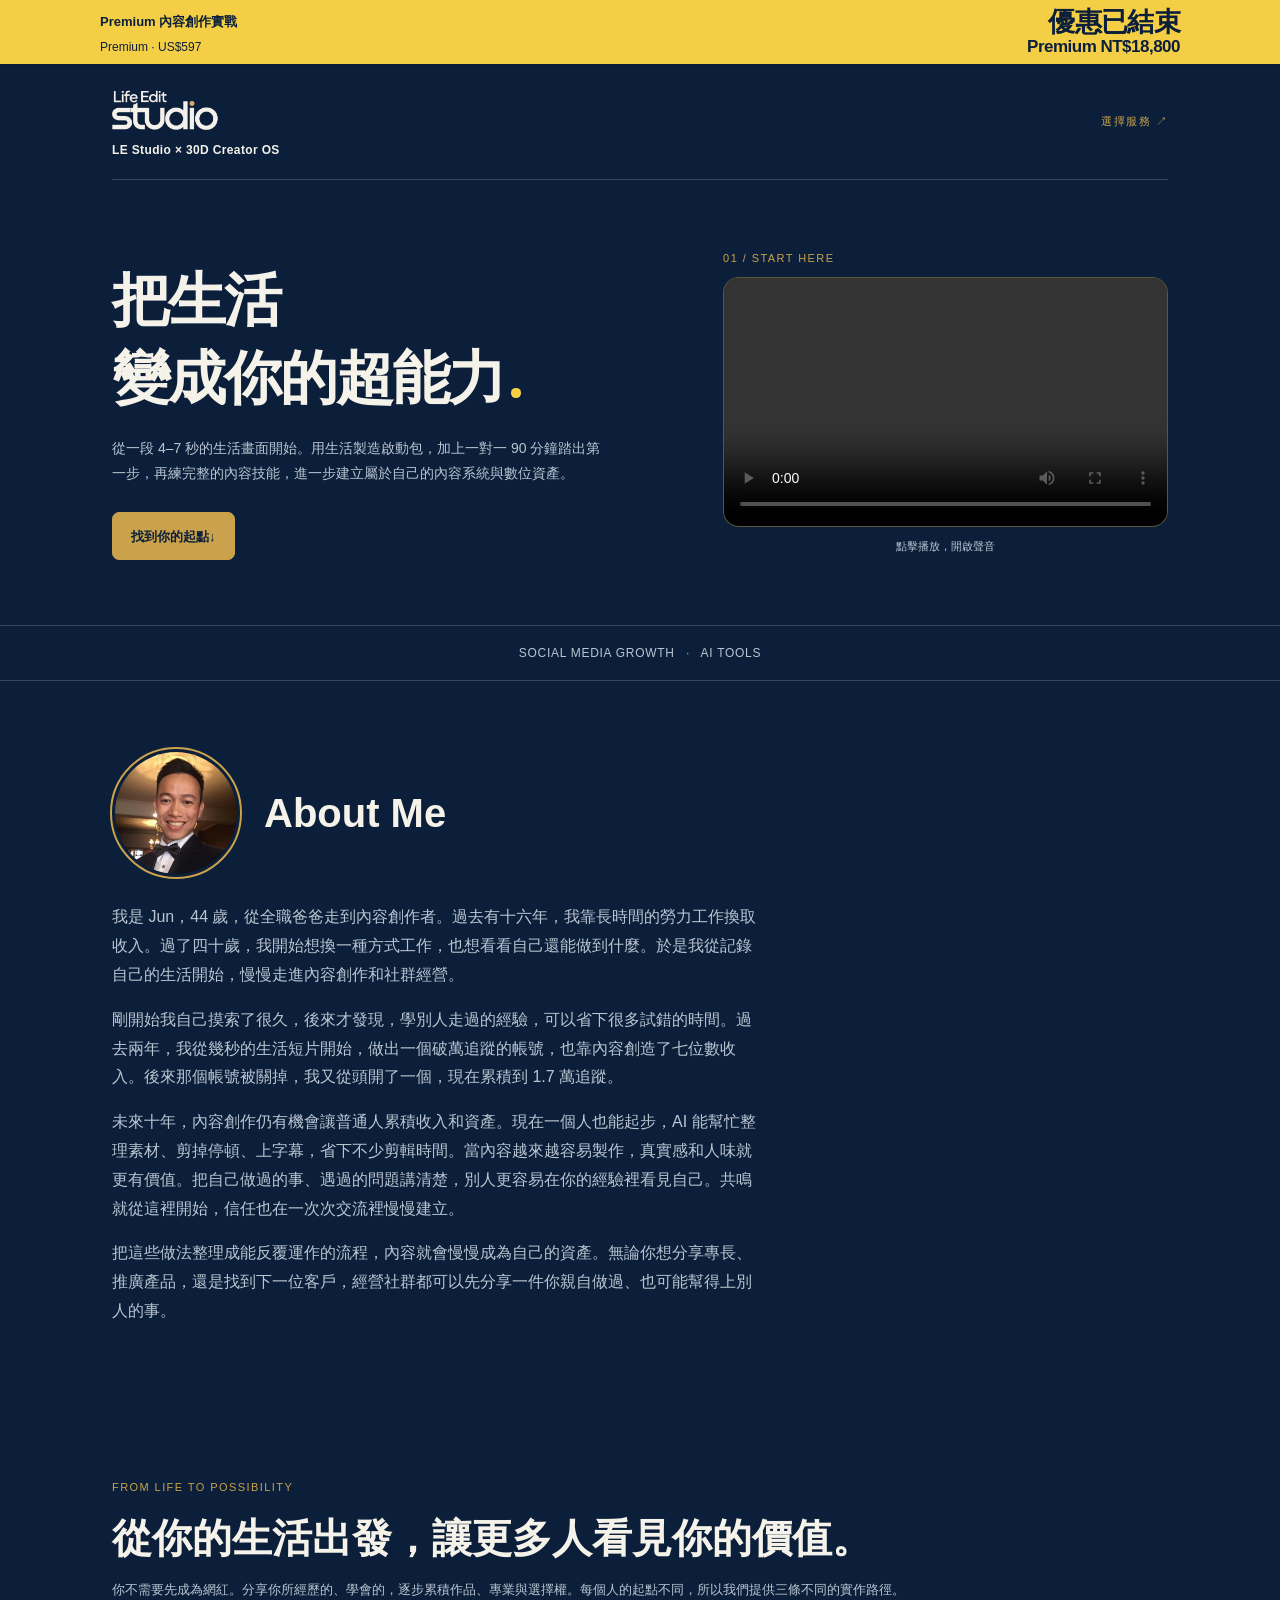
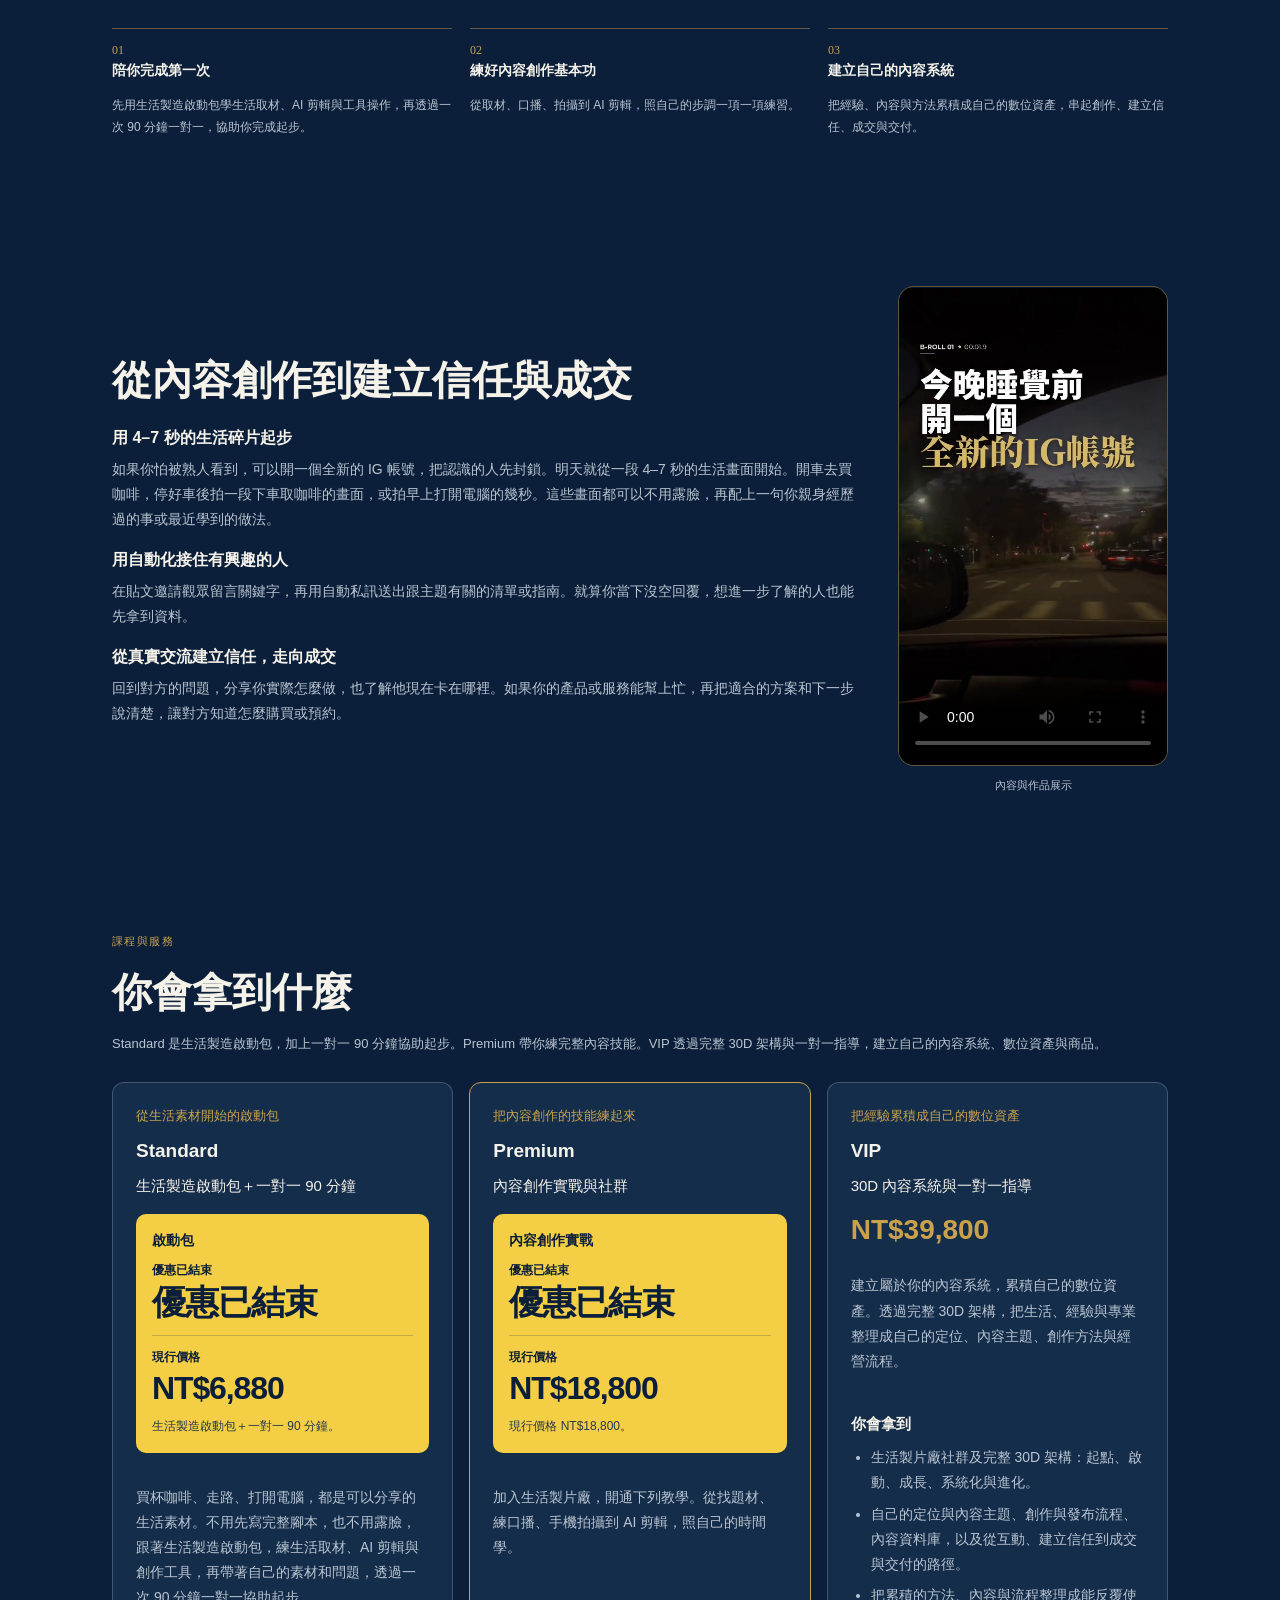
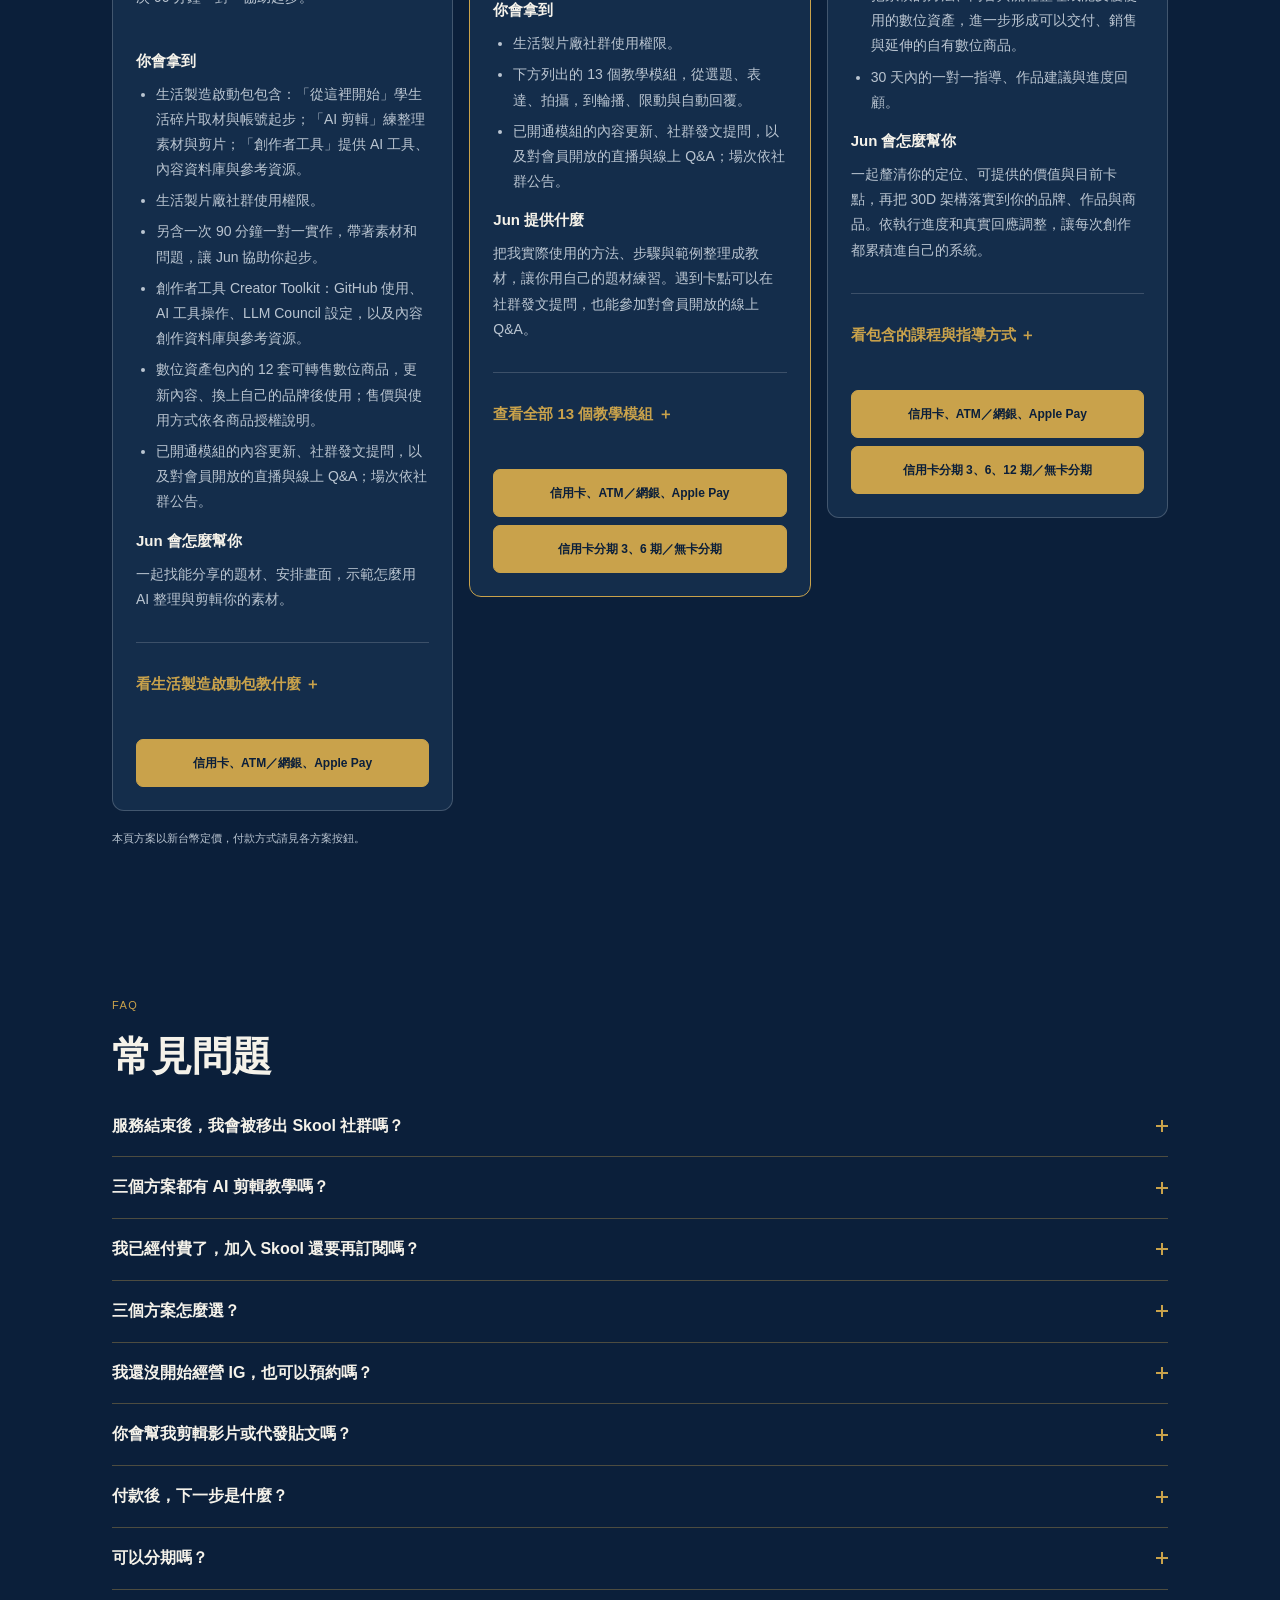
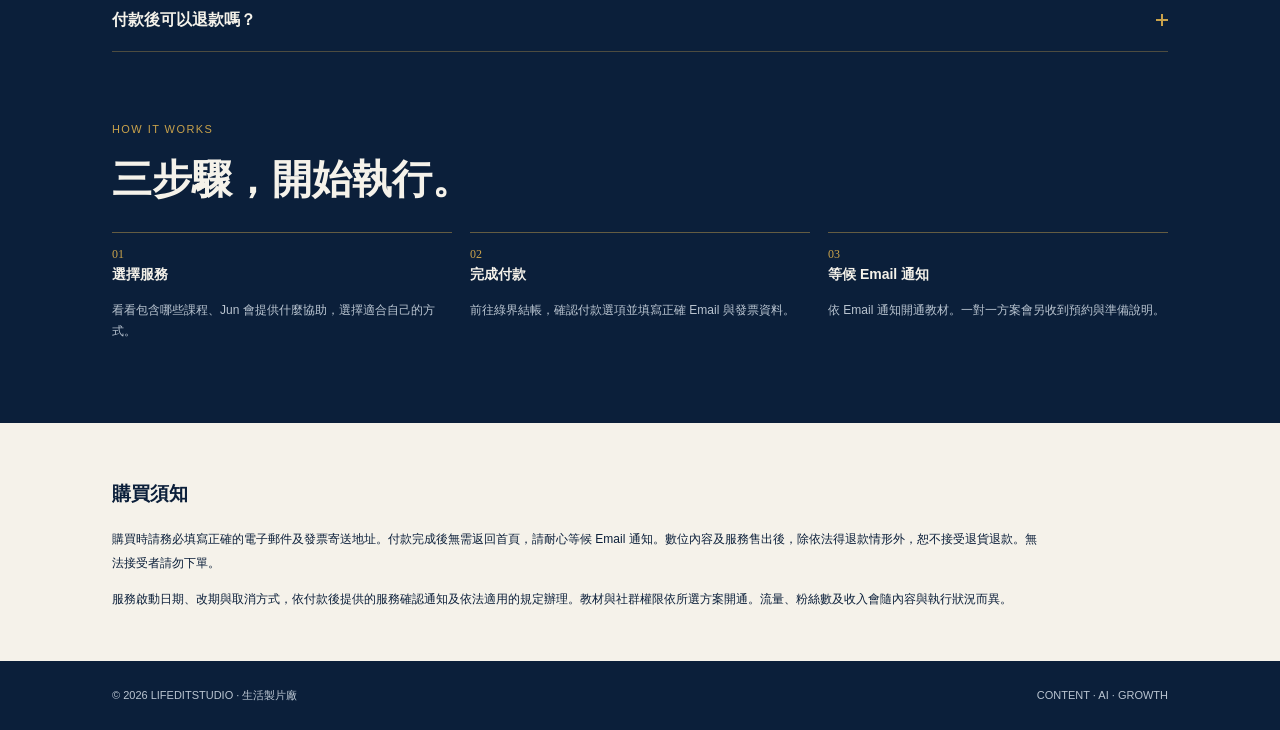
<file: index.html>
<!DOCTYPE html>

<html lang="zh-Hant"><head><meta charset="utf-8"/><meta content="width=device-width,initial-scale=1" name="viewport"/><meta content="#0b1f3a" name="theme-color"/><meta name="description" content="生活製片廠的三種起點：生活製造啟動包與一對一 90 分鐘、完整內容創作技能，以及 30D 內容系統與自己的數位資產。"><title>生活製片廠｜把生活變成你的超能力</title>
<style>
:root{--navy:#0b1f3a;--navy2:#142d4b;--paper:#f5f2ea;--gold:#c9a24b;--muted:#bac5d1;--line:#ffffff2b}*{box-sizing:border-box}html{scroll-behavior:smooth}body{margin:0;background:var(--navy);color:var(--paper);font-family:-apple-system,BlinkMacSystemFont,"Noto Sans TC","PingFang TC",sans-serif;line-height:1.8}a{color:inherit;text-decoration:none}.wrap{max-width:1120px;margin:auto;padding:0 22px}.top{display:flex;justify-content:space-between;align-items:center;padding:20px 0;border-bottom:1px solid var(--line)}.brand{font:700 17px Georgia,serif;letter-spacing:.14em}.brand small{display:block;font:10px sans-serif;letter-spacing:.18em;color:var(--muted)}.navlink,.eyebrow{font-size:11px;color:var(--gold);letter-spacing:.13em}.hero{display:grid;grid-template-columns:1fr .8fr;gap:55px;align-items:center;padding:65px 0}.hero h1{font-size:clamp(34px,5vw,58px);line-height:1.38;letter-spacing:-.045em;margin:17px 0}.hero h1 em{font-style:normal;color:var(--gold)}.lead{font-size:14px;color:var(--muted);max-width:490px}.btn{display:inline-flex;align-items:center;justify-content:center;min-height:48px;padding:11px 18px;border-radius:7px;background:var(--gold);color:var(--navy);font-weight:750;font-size:13px;border:1px solid var(--gold);text-align:center}.btn.secondary{background:transparent;color:var(--paper);border-color:#ffffff66}.hero-actions{margin-top:26px}.video-box{max-width:420px;width:100%;margin:auto}.video-box video{display:block;width:100%;aspect-ratio:9/16;object-fit:contain;background:#071527;border:1px solid #c9a24b77;border-radius:16px}.vid-caption{font-size:11px;color:var(--muted);margin-top:10px;text-align:center}.strip{border-block:1px solid var(--line);padding:17px;color:var(--muted);font-size:11px;letter-spacing:.07em;text-align:center}.section{padding:68px 0}.section h2{font-size:clamp(26px,4vw,40px);line-height:1.4;margin:12px 0}.intro{color:var(--muted);font-size:13px;margin:0 0 27px}.currency{display:flex;justify-content:flex-end;align-items:center;gap:10px;font-size:11px;color:var(--muted);margin-bottom:22px}.switch{display:flex;background:#07192f;border:1px solid var(--line);border-radius:100px;padding:3px}.switch button{border:0;background:none;color:var(--muted);border-radius:100px;padding:7px 12px;font-size:12px;cursor:pointer}.switch button.active{background:var(--gold);color:var(--navy);font-weight:700}.cards{display:grid;grid-template-columns:repeat(3,minmax(0,1fr));gap:16px;align-items:start}.card{border:1px solid #ffffff32;background:var(--navy2);padding:23px;border-radius:12px;display:flex;flex-direction:column;gap:10px}.card.featured{border-color:var(--gold)}.number{font:12px Georgia,serif;color:var(--gold)}.card h3{font-size:19px;line-height:1.45;margin:0}.price{font-size:28px;font-weight:800;line-height:1.4;color:var(--gold);white-space:nowrap}.price small{font-size:11px;color:var(--muted);font-weight:400}.desc{font-size:12px;color:var(--muted);min-height:52px}.benefits{padding:0;margin:8px 0 10px;list-style:none;font-size:12px}.benefits li{padding:5px 0;display:flex;gap:8px}.benefits li:before{content:'✓';color:var(--gold);font-weight:700}.card details{border-top:1px solid var(--line);padding-top:13px}.card summary{cursor:pointer;color:var(--gold);font-size:13px;font-weight:700;list-style:none}.card summary::-webkit-details-marker{display:none}.card summary::after{content:' ＋'}.card details[open]>summary::after{content:' −'}.details-copy{font-size:12px;color:#e1e7ed;padding:12px 0 2px}.details-copy h4{color:var(--gold);font-size:13px;margin:20px 0 5px}.details-copy h4:first-child{margin-top:3px}.details-copy p{margin:0 0 9px}.details-copy ol,.details-copy ul{padding-left:19px;margin:5px 0 12px}.details-copy li{margin-bottom:7px}.details-copy strong{color:var(--paper)}.week{border-left:2px solid #c9a24b88;padding-left:11px;margin:12px 0}.week b{color:var(--gold)}.actions{display:grid;gap:8px;margin-top:10px}.actions .btn{width:100%;font-size:12px;flex-direction:column;line-height:1.5}.note{font-size:10px;color:var(--muted);line-height:1.7}.steps{display:grid;grid-template-columns:repeat(3,1fr);gap:18px;margin-top:25px}.step{border-top:1px solid #c9a24b77;padding-top:14px}.step strong{display:block;font-size:14px}.step p{font-size:12px;color:var(--muted)}.legal{background:var(--paper);color:var(--navy);padding:38px 0}.legal h2{font-size:19px}.legal p{font-size:12px;line-height:2;max-width:930px}.footer{padding:25px 0;font-size:11px;color:var(--muted);display:flex;justify-content:space-between;gap:20px}.footnote{font-size:11px;color:var(--muted);margin-top:18px}.muted{color:var(--muted)}@media(max-width:780px){.hero{grid-template-columns:1fr;gap:30px;padding:42px 0}.hero h1{font-size:36px}.video-box{max-width:255px}.cards{grid-template-columns:1fr}.card{padding:21px}.desc{min-height:0}.steps{grid-template-columns:1fr}.section{padding:50px 0}.footer{display:block}.currency{justify-content:flex-start}.top{padding:16px 0}}

.deliverable-preview{background:#0a2039;border-left:2px solid var(--gold);padding:11px 13px;border-radius:4px;margin:2px 0 6px;font-size:12px}.deliverable-preview strong{color:var(--paper);font-size:12px}.deliverable-preview p{margin:4px 0 0;color:var(--muted);line-height:1.7}.details-copy b{color:#f5d487}.details-copy p{margin-bottom:11px}.card details[open] summary{margin-bottom:10px}.card details summary{font-weight:700}.card .details-copy{line-height:1.9}.hero h1{letter-spacing:-.035em}@media(max-width:780px){.hero h1{font-size:35px}}
.video-placeholder{min-height:420px;display:flex;flex-direction:column;justify-content:center;align-items:center;text-align:center;gap:18px;border:1px solid #c9a24b77;border-radius:16px;background:linear-gradient(150deg,#132a46,#071527 75%);padding:26px}.video-placeholder strong{font-size:22px;line-height:1.6}.video-placeholder p{font-size:12px;color:var(--muted);max-width:260px}.comparison-demo{max-width:780px;margin:25px auto}.comparison-demo video{display:block;width:100%;height:auto;max-height:520px;object-fit:contain;background:#071527;border:1px solid #c9a24b77;border-radius:12px}.ig-watch{padding:8px 0 20px}.ig-watch{max-width:430px;margin:22px auto;text-align:center}.ig-watch iframe{display:block;width:100%;height:670px;border:0;border-radius:12px;background:#0c1521}.ig-fallback{font-size:12px;color:var(--muted);margin-top:10px}.ig-fallback a{color:var(--gold);text-decoration:underline}.card details[open] summary{margin-bottom:12px}@media(max-width:520px){.ig-watch iframe{height:600px}}.comparison-hero{width:100%;height:850px;overflow:hidden;border:1px solid #c9a24b77;border-radius:16px;background:#071527}.comparison-hero iframe{width:100%;height:100%;display:block;border:0}@media(max-width:780px){.comparison-hero{height:830px}.video-box{max-width:390px}}
/* Consistent page gutters, including sections that also use .wrap. */
.wrap{padding-left:32px;padding-right:32px;min-width:0}
.section.wrap,.footer.wrap{padding-left:32px;padding-right:32px}
.strip{padding-left:24px;padding-right:24px}
.card,.step,.hero>div{min-width:0}
@media(max-width:700px){.wrap,.section.wrap,.footer.wrap{padding-left:24px;padding-right:24px}.card{padding:24px}.btn{white-space:normal;overflow-wrap:anywhere}.currency{flex-wrap:wrap}.price{white-space:normal}}

.card .desc{min-height:0}.card .service-details{margin-top:8px}.service-details>summary,.community-details>summary{cursor:pointer;color:var(--gold);padding:14px 0;font-size:15px}.service-details .benefits{margin-top:14px}.community-details{border-block:1px solid var(--line);padding:8px 0}.community-details h3{font-size:17px}.card .actions{margin-top:auto;padding-top:18px}
</style><style>.hero .intro-video-box{max-width:none}.intro-video-box video{aspect-ratio:16/9;margin-top:8px}</style>
<style>
#faq details{border-bottom:1px solid rgba(201,162,75,.35)}
#faq summary{display:flex;justify-content:space-between;align-items:center;gap:1rem;cursor:pointer;list-style:none;padding:1rem 0;font-weight:700}
#faq summary::-webkit-details-marker{display:none}
#faq summary::after{content:"";width:.75rem;height:.75rem;flex:none;background:linear-gradient(var(--gold),var(--gold)) center/100% 2px no-repeat,linear-gradient(var(--gold),var(--gold)) center/2px 100% no-repeat}
#faq details[open]>summary::after{background-size:100% 2px,0 0}
#faq summary:focus-visible{outline:2px solid var(--gold);outline-offset:3px}
#faq details p,#faq details ul{margin:0 0 1rem;line-height:1.7}
</style>
<style>
    .brand { display: inline-grid; gap: 4px; justify-items: start; min-width: 0; }
    .brand img {
      display: block;
      width: 144px;
      height: 54px;
      object-fit: cover;
      /* Align the visible mark, which begins 68px into the 512px source. */
      transform: translateX(-13.28%);
      filter: url(#brand-background);
      mix-blend-mode: screen;
    }
    .brand span { font: 600 12px/1.4 -apple-system, BlinkMacSystemFont, sans-serif; letter-spacing: .03em; }
#about-title + p,.about p {max-width:650px;color:var(--muted)}
.growth-workflow {display:grid;grid-template-columns:minmax(0,1fr) minmax(200px,270px);gap:36px;align-items:center}
.growth-workflow dt {margin-top:14px;font-weight:700}
.growth-workflow dd {margin:4px 0 0;color:var(--muted);font-size:14px}
.growth-workflow .video-box {width:100%;max-width:270px}
@media(max-width:780px){.brand img{width:128px;height:49px}.top{gap:8px}.navlink{flex-shrink:0}.growth-workflow{grid-template-columns:minmax(0,1fr);gap:24px}}
</style>
<style>
/* Hero typography: two intentional lines and the yellow brand dot. */
.hero .hero-title{line-height:1.2;letter-spacing:-.035em;margin:20px 0 24px;color:var(--paper)}
.hero-title-line{display:block;white-space:nowrap}
.hero-title-line + .hero-title-line{margin-top:.14em}
.hero-brand-dot{display:inline-block;width:.16em;height:.16em;margin-left:.13em;border-radius:50%;background:#f4cf45;vertical-align:baseline}
.hero .hero-brandline{font-size:12px;line-height:1.6;letter-spacing:.09em;color:var(--muted)}
.hero-brandline span{color:var(--gold);margin:0 .35em}
@media(max-width:380px){.hero .hero-title{font-size:clamp(25px,8.5vw,32px)}.hero .hero-brandline{letter-spacing:.045em}}
</style><style>
.about-heading{display:flex;align-items:center;gap:24px;margin-bottom:26px}.about-heading #about-title{margin:0}.about-avatar{display:block;width:128px;height:128px;aspect-ratio:1;object-fit:cover;object-position:center;border-radius:50%;flex:none;border:3px solid var(--navy);outline:2px solid var(--gold)}@media(max-width:520px){.about-heading{gap:20px;margin-bottom:24px}.about-avatar{width:96px;height:96px}}
</style><style>.plan-includes h4{font-size:15px;color:var(--paper);margin:12px 0 8px}.plan-includes p,.plan-includes ul{font-size:14px;color:var(--muted);line-height:1.8;margin:0 0 12px}.plan-includes ul{padding-left:20px}.plan-includes li{margin:6px 0}#services .desc{font-size:14px}#services .number{font-family:inherit;font-size:13px;line-height:1.6}#services .details-copy{font-size:14px}</style><style>#services .plan-label{font-size:15px;line-height:1.5;color:var(--paper);margin:0 0 3px}</style><style>.strip{white-space:nowrap;font-size:clamp(10px,2.5vw,12px);letter-spacing:.06em;line-height:1.5;padding:18px 16px}.strip span{color:var(--gold);margin:0 .6em}</style><style>.promo-badge{display:inline-block;background:#f4cf45;color:#0b1f3a;font-size:14px;font-weight:700;padding:4px 10px;border-radius:30px;width:fit-content}.premium-schedule{font-size:14px;line-height:1.7;color:var(--muted);margin:8px 0 0}</style><style>
.promo-banner{position:sticky;top:0;z-index:1000;max-width:none;width:100%;margin:0;padding:0;background:#f4cf45;color:#0b1f3a;border:0;border-radius:0;display:block;box-shadow:0 2px 10px #0002}
.promo-inner{display:flex;justify-content:space-between;align-items:center;gap:20px;padding-top:10px;padding-bottom:10px}
.promo-main{color:inherit;text-decoration:none;min-width:0}.promo-main>span{font-size:12px;font-weight:700}.promo-main strong{font-size:20px;margin:0;line-height:1.4}.promo-main small{display:block;font-size:12px;line-height:1.5;margin-top:3px;color:#25384b}
.promo-timer{font-size:12px;text-align:right}.promo-timer strong{font-size:20px;margin:0;font-variant-numeric:tabular-nums;color:#0b1f3a}
.standard-offer{position:static;border:1px solid #c9a24b77;border-radius:8px;padding:12px;color:var(--gold);font-size:14px}.standard-offer p{margin:0 0 8px;font-size:14px;color:var(--muted)}.standard-offer strong{display:block;font-variant-numeric:tabular-nums;font-size:20px;line-height:1.5}
[hidden]{display:none!important}#services,#studio,#personal{scroll-margin-top:125px}
@media(max-width:700px){.promo-banner{margin:0}.promo-inner{gap:10px;padding-left:16px;padding-right:16px}.promo-main strong{font-size:clamp(14px,3.8vw,18px)}.promo-main small{font-size:11px}.promo-timer{flex-shrink:0;font-size:11px}.promo-timer strong{font-size:clamp(13px,3.7vw,18px)}.promo-main>span{font-size:11px}}
</style><style>
.offer-bar{position:sticky;top:0;z-index:1000;display:block;width:100%;height:56px;min-height:0;max-height:56px;padding:0;margin:0;background:#f4cf45;color:#0b1f3a;overflow:hidden;box-shadow:0 1px 5px #0002}
.offer-bar-inner{box-sizing:border-box;display:grid;grid-template-columns:minmax(0,1fr) max-content;align-items:center;column-gap:12px;width:100%;max-width:1120px;height:56px;min-height:0;margin:0 auto;padding:6px 24px}
.offer-bar-copy{display:block;min-width:0;color:inherit;text-decoration:none}
.offer-bar-copy strong{display:block;margin:0;font-size:16px;line-height:21px;font-weight:800;white-space:nowrap}
.offer-bar-copy small{display:block;margin:1px 0 0;font-size:12px;line-height:16px;white-space:nowrap}
.offer-bar-clock{display:flex;flex-direction:column;justify-content:center;align-items:flex-end;gap:1px;min-width:0;margin:0;padding:0}
.offer-bar-clock>span{font-size:11px;line-height:14px}
.offer-bar-clock strong{display:block;margin:0;font-size:16px;line-height:20px;font-variant-numeric:tabular-nums;white-space:nowrap}
#services,#studio,#personal{scroll-margin-top:72px}
@media(max-width:700px){.offer-bar-inner{padding:6px 12px;column-gap:8px}.offer-bar-copy strong{font-size:14px}.offer-bar-copy small{font-size:11px}.offer-bar-clock strong{font-size:14px}}
</style><style>
.offer-bar-copy>span{display:inline;font-size:12px;line-height:16px;font-weight:800}
.offer-bar-copy small{display:inline;margin:0 0 0 6px;font-size:11px;line-height:16px}
.offer-bar-copy strong{margin-top:1px}
.yellow-offer{position:static;background:#f4cf45;color:#0b1f3a;border:0;border-radius:10px;padding:16px;margin:4px 0 8px}
.yellow-offer .offer-name{display:block;font-size:14px;line-height:1.5;font-weight:800}
.yellow-offer .price{color:#0b1f3a;margin:5px 0;font-size:30px;line-height:1.3}
.yellow-offer .premium-schedule,.yellow-offer .standard-schedule{color:#25384b;margin:6px 0 12px;font-size:13px;line-height:1.6}
.yellow-offer .offer-clock-row{border-top:1px solid #0b1f3a33;padding-top:10px;display:flex;align-items:center;justify-content:space-between;gap:8px;font-size:12px}
.yellow-offer .offer-clock-row strong{display:block;margin:0;font-size:19px;line-height:1.4;font-variant-numeric:tabular-nums;white-space:nowrap}
@media(max-width:700px){.offer-bar-copy>span{font-size:12px}.offer-bar-copy small{font-size:10px;margin-left:5px}}
</style><style>.payment-options{display:grid;gap:8px}</style><style>
/* Keep the promotion compact; give the running clock the strongest contrast. */
.offer-bar,.offer-bar-inner{height:64px;max-height:64px}
.offer-bar-inner{grid-template-columns:minmax(0,1fr) max-content;padding:6px 20px;gap:12px}
.offer-bar-copy strong{font-size:20px;font-weight:900;line-height:25px;letter-spacing:-.04em}
.offer-bar-copy>span{font-size:12px;line-height:16px}.offer-bar-copy small{font-size:11px}
.offer-bar-clock{padding:5px 12px;background:#0b1f3a;color:#ffdc51;border-radius:6px;gap:0}
.offer-bar-clock>span{font-size:11px;font-weight:700;line-height:14px}
.offer-bar-clock strong{font-size:25px;line-height:29px;letter-spacing:-.025em;font-weight:900}
.offer-price-row{display:flex;justify-content:space-between;align-items:flex-end;gap:12px;margin:10px 0 8px}
.offer-price-label{display:block;font-size:12px;line-height:1.5;font-weight:600}
.yellow-offer .price{font-size:32px;line-height:1.2;margin:3px 0 0;font-weight:900;white-space:nowrap;letter-spacing:-.035em}
.offer-next-price{text-align:right}.offer-next-price strong{display:block;font-size:24px;line-height:1.3;white-space:nowrap;letter-spacing:-.035em}
.yellow-offer .offer-clock-row{background:#0b1f3a;color:#ffdc51;border:0;border-radius:7px;padding:11px 12px;align-items:center}
.yellow-offer .offer-clock-row>span{font-size:12px;font-weight:700}
.yellow-offer .offer-clock-row strong{font-size:26px;font-weight:900;line-height:1.2;letter-spacing:-.025em}
#services,#studio,#personal{scroll-margin-top:80px}
@media(max-width:700px){
.offer-bar-inner{padding:6px 10px;gap:8px}.offer-bar-copy strong{font-size:clamp(14px,4.1vw,19px);line-height:24px}
.offer-bar-copy>span{font-size:11px}.offer-bar-copy small{font-size:10px;margin-left:4px}
.offer-bar-clock{padding:4px 7px}.offer-bar-clock strong{font-size:clamp(18px,5.4vw,24px);line-height:27px}.offer-bar-clock>span{font-size:10px;line-height:13px}
}
@media(min-width:781px) and (max-width:1050px){.offer-price-row{flex-wrap:wrap}.offer-next-price{text-align:left}.yellow-offer .offer-clock-row{flex-wrap:wrap}}
@media(max-width:360px){.yellow-offer .price{font-size:28px}.offer-next-price strong{font-size:22px}.yellow-offer .offer-clock-row strong{font-size:23px}}
</style><style>
.offer-bar{height:64px;max-height:64px;background:#f4cf45}
.offer-bar-inner{height:64px;display:grid;grid-template-columns:minmax(0,1fr) max-content;grid-template-rows:30px 20px;gap:0 12px;padding:7px 20px;color:#0b1f3a}
.offer-bar-inner>#promo-status{font-size:13px;font-weight:800;line-height:20px;align-self:center}
.offer-bar-clock{display:block;background:transparent;color:#0b1f3a;border:0;border-radius:0;box-shadow:none;padding:0;margin:0;text-align:right}
.offer-bar-clock strong{font-size:27px;line-height:30px;font-weight:900}
.offer-bar-inner>#promo-deadline{font-size:12px;line-height:20px;white-space:nowrap}
.offer-bar-inner>#promo-headline{font-size:17px;line-height:20px;font-weight:800;white-space:nowrap;text-align:right;letter-spacing:-.03em}
.timer-sr-label{position:absolute;width:1px;height:1px;padding:0;margin:-1px;overflow:hidden;clip-path:inset(50%);white-space:nowrap}
.yellow-offer .offer-clock-row{display:block;background:transparent;color:#0b1f3a;border:0;border-radius:0;box-shadow:none;padding:10px 0 12px;margin:0}
.yellow-offer .offer-clock-row>span{display:block;font-size:12px;line-height:18px}
.yellow-offer .offer-clock-row strong{display:block;font-size:34px;line-height:1.2;font-weight:900;letter-spacing:-.03em;margin:3px 0 0}
.yellow-offer .offer-price-row{border-top:1px solid #0b1f3a33;padding-top:12px;margin-top:0}
.yellow-offer .premium-schedule,.yellow-offer .standard-schedule{font-size:12px;line-height:1.6;margin:10px 0 0}
@media(max-width:700px){.offer-bar-inner{padding:7px 12px;column-gap:8px}.offer-bar-inner>#promo-status{font-size:12px}.offer-bar-clock strong{font-size:clamp(22px,6.2vw,27px)}.offer-bar-inner>#promo-headline{font-size:clamp(13px,3.8vw,17px)}.offer-bar-inner>#promo-deadline{font-size:11px}}
@media(min-width:781px) and (max-width:1050px){.yellow-offer .offer-clock-row strong{font-size:28px}}
</style></head><body><aside class="offer-bar" aria-label="Premium 黑五優惠倒數"><a class="offer-bar-inner" href="#studio"><span id="promo-status">黑五特別優惠</span><div class="offer-bar-clock"><span id="promo-timer-label" class="timer-sr-label">優惠倒數</span><strong id="premium-countdown" role="timer">至 12/5 00:00</strong></div><small id="promo-deadline">12 月 5 日調整</small><strong id="promo-headline">NT$12,800 → NT$18,800</strong></a></aside>
<svg width="0" height="0" aria-hidden="true" style="position:absolute">
    <filter id="brand-background" color-interpolation-filters="sRGB">
      <feComponentTransfer>
        <feFuncR type="linear" slope="1.08510638" intercept="-0.08510638"/>
        <feFuncG type="linear" slope="1.08050847" intercept="-0.08050847"/>
        <feFuncB type="linear" slope="1.07594937" intercept="-0.07594937"/>
      </feComponentTransfer>
    </filter>
  </svg>
<div class="wrap"><header class="top"><a class="brand" href="#top">
        <img src="[data-uri]" width="94" height="94" alt="生活製片廠">
        <span>LE Studio × 30D Creator OS</span>
      </a><a class="navlink" href="#services">選擇服務 ↗</a></header></div><main id="top"><div class="wrap"><section class="hero"><div><h1 class="hero-title"><span class="hero-title-line">把生活</span><span class="hero-title-line">變成你的超能力<span class="hero-brand-dot" aria-hidden="true"></span></span></h1><p class="lead">從一段 4–7 秒的生活畫面開始。用生活製造啟動包，加上一對一 90 分鐘踏出第一步，再練完整的內容技能，進一步建立屬於自己的內容系統與數位資產。</p><div class="hero-actions"><a class="btn" href="#services">找到你的起點 <span aria-hidden="true">↓</span></a></div></div><div class="video-box intro-video-box"><div class="eyebrow">01 / START HERE</div><video controls playsinline preload="metadata" aria-label="Lifeditstudio 服務介紹"><source src="https://realjunchen.github.io/30D/30d-intro-20261110-v2.mp4#t=0.1" type="video/mp4">您的瀏覽器不支援影片播放。</video><div class="vid-caption">點擊播放，開啟聲音</div></div></section></div>
<div class="strip" aria-label="社群媒體成長與 AI 工具">SOCIAL MEDIA GROWTH <span aria-hidden="true">·</span> AI TOOLS</div>
<section class="section wrap about" aria-labelledby="about-title">
        <div class="about-heading"><img class="about-avatar" src="jun.jpg" alt="Jun 的大頭照" width="128" height="128" loading="lazy" decoding="async"><h2 id="about-title">About Me</h2></div>
        <p>我是 Jun，44 歲，從全職爸爸走到內容創作者。過去有十六年，我靠長時間的勞力工作換取收入。過了四十歲，我開始想換一種方式工作，也想看看自己還能做到什麼。於是我從記錄自己的生活開始，慢慢走進內容創作和社群經營。</p>
        <p>剛開始我自己摸索了很久，後來才發現，學別人走過的經驗，可以省下很多試錯的時間。過去兩年，我從幾秒的生活短片開始，做出一個破萬追蹤的帳號，也靠內容創造了七位數收入。後來那個帳號被關掉，我又從頭開了一個，現在累積到 1.7 萬追蹤。</p>
        <p>未來十年，內容創作仍有機會讓普通人累積收入和資產。現在一個人也能起步，AI 能幫忙整理素材、剪掉停頓、上字幕，省下不少剪輯時間。當內容越來越容易製作，真實感和人味就更有價值。把自己做過的事、遇過的問題講清楚，別人更容易在你的經驗裡看見自己。共鳴就從這裡開始，信任也在一次次交流裡慢慢建立。</p>
        <p>把這些做法整理成能反覆運作的流程，內容就會慢慢成為自己的資產。無論你想分享專長、推廣產品，還是找到下一位客戶，經營社群都可以先分享一件你親自做過、也可能幫得上別人的事。</p>
      </section>
<section class="section wrap" id="growth-path"><div class="eyebrow">FROM LIFE TO POSSIBILITY</div><h2>從你的生活出發，讓更多人看見你的價值。</h2><p class="intro">你不需要先成為網紅。分享你所經歷的、學會的，逐步累積作品、專業與選擇權。每個人的起點不同，所以我們提供三條不同的實作路徑。</p><div class="steps"><div class="step"><div class="number">01</div><strong>陪你完成第一次</strong><p>先用生活製造啟動包學生活取材、AI 剪輯與工具操作，再透過一次 90 分鐘一對一，協助你完成起步。</p></div><div class="step"><div class="number">02</div><strong>練好內容創作基本功</strong><p>從取材、口播、拍攝到 AI 剪輯，照自己的步調一項一項練習。</p></div><div class="step"><div class="number">03</div><strong>建立自己的內容系統</strong><p>把經驗、內容與方法累積成自己的數位資產，串起創作、建立信任、成交與交付。</p></div></div></section>
<section class="section wrap growth-workflow" aria-labelledby="growth-title">
        <div>
          <h2 id="growth-title">從內容創作到建立信任與成交</h2>
          <dl>
            <dt>用 4–7 秒的生活碎片起步</dt>
            <dd>如果你怕被熟人看到，可以開一個全新的 IG 帳號，把認識的人先封鎖。明天就從一段 4–7 秒的生活畫面開始。開車去買咖啡，停好車後拍一段下車取咖啡的畫面，或拍早上打開電腦的幾秒。這些畫面都可以不用露臉，再配上一句你親身經歷過的事或最近學到的做法。</dd>
            <dt>用自動化接住有興趣的人</dt>
            <dd>在貼文邀請觀眾留言關鍵字，再用自動私訊送出跟主題有關的清單或指南。就算你當下沒空回覆，想進一步了解的人也能先拿到資料。</dd>
            <dt>從真實交流建立信任，走向成交</dt>
            <dd>回到對方的問題，分享你實際怎麼做，也了解他現在卡在哪裡。如果你的產品或服務能幫上忙，再把適合的方案和下一步說清楚，讓對方知道怎麼購買或預約。</dd>
          </dl>
        </div>
        <figure class="video-box">
          <video controls playsinline preload="metadata" poster="https://realjunchen.github.io/30D/comparison_30d_poster.jpg"><source src="https://realjunchen.github.io/30D/comparison_30d_sync.mp4" type="video/mp4">您的瀏覽器不支援影片播放。</video>
          <figcaption class="vid-caption">內容與作品展示</figcaption>
        </figure>
      </section>
<section class="section wrap" id="services"><span id="plans"></span><div class="eyebrow">課程與服務</div><h2>你會拿到什麼</h2><p class="intro">Standard 是生活製造啟動包，加上一對一 90 分鐘協助起步。Premium 帶你練完整內容技能。VIP 透過完整 30D 架構與一對一指導，建立自己的內容系統、數位資產與商品。</p><div class="cards">
<article class="card" id="personal">
<div class="number">從生活素材開始的啟動包</div><h3>Standard</h3><p class="plan-label">生活製造啟動包＋一對一 90 分鐘</p>
<div class="yellow-offer standard-offer"><span class="offer-name" id="standard-offer-label">黑五特別優惠</span><div class="offer-clock-row"><span id="standard-timer-label">優惠倒數</span><strong id="standard-countdown" role="timer">至 12/5 00:00（台灣時間）</strong></div><div class="offer-price-row"><div><span class="offer-price-label">目前優惠價</span><div class="price standard-current-price">NT$2,980</div></div><div class="offer-next-price"><span class="offer-price-label">調整後價格</span><strong>NT$6,880</strong></div></div><p class="standard-schedule">12/5 起 NT$6,880｜生活製造啟動包＋一對一 90 分鐘</p></div>
<p class="desc">買杯咖啡、走路、打開電腦，都是可以分享的生活素材。不用先寫完整腳本，也不用露臉，跟著生活製造啟動包，練生活取材、AI 剪輯與創作工具，再帶著自己的素材和問題，透過一次 90 分鐘一對一協助起步。</p>
<div class="plan-includes"><h4>你會拿到</h4><ul><li>生活製造啟動包包含：「從這裡開始」學生活碎片取材與帳號起步；「AI 剪輯」練整理素材與剪片；「創作者工具」提供 AI 工具、內容資料庫與參考資源。</li><li>生活製片廠社群使用權限。</li><li>另含一次 90 分鐘一對一實作，帶著素材和問題，讓 Jun 協助你起步。</li><li>創作者工具 Creator Toolkit：GitHub 使用、AI 工具操作、LLM Council 設定，以及內容創作資料庫與參考資源。</li><li>數位資產包內的 12 套可轉售數位商品，更新內容、換上自己的品牌後使用；售價與使用方式依各商品授權說明。</li><li>已開通模組的內容更新、社群發文提問，以及對會員開放的直播與線上 Q&amp;A；場次依社群公告。</li></ul><h4>Jun 會怎麼幫你</h4><p>一起找能分享的題材、安排畫面，示範怎麼用 AI 整理與剪輯你的素材。</p></div>
<details class="service-details"><summary>看生活製造啟動包教什麼</summary><div class="details-copy"><ul><li><strong>從這裡開始</strong>｜設定帳號、寫自我介紹，從生活找素材，準備第一篇貼文。</li><li><strong>AI 剪輯</strong>｜設定 Claude 或 ChatGPT／Codex，跟著步驟整理素材、剪輯影片。</li><li><strong>創作者工具 Creator Toolkit</strong>｜學習 GitHub 與 AI 工具的使用方式、設定 LLM Council，並查找內容創作資料庫與參考資料，製作內容時有工具可用、有資源可查。</li></ul></div></details>
<div class="actions"><a class="btn" id="standard-payment" href="https://p.ecpay.com.tw/9B0D18A"><span>信用卡、ATM／網銀、Apple Pay</span></a></div>
</article>
<article class="card featured" id="studio">
<div class="number">把內容創作的技能練起來</div><h3>Premium</h3><p class="plan-label">內容創作實戰與社群</p>
<div class="yellow-offer premium-offer"><span class="offer-name" id="premium-offer-label">黑五特別優惠</span><div class="offer-clock-row"><span id="premium-card-timer-label">優惠倒數</span><strong id="premium-card-countdown" role="timer">至 12/5 00:00（台灣時間）</strong></div><div class="offer-price-row"><div><span class="offer-price-label">目前優惠價</span><div class="price premium-current-price">NT$12,800</div></div><div class="offer-next-price"><span class="offer-price-label">調整後價格</span><strong>NT$18,800</strong></div></div><p class="premium-schedule">優惠至 12/4 23:59（台灣時間）；12/5 起 NT$18,800。</p></div>
<p class="desc">加入生活製片廠，開通下列教學。從找題材、練口播、手機拍攝到 AI 剪輯，照自己的時間學。</p>
<div class="plan-includes"><h4>你會拿到</h4><ul><li>生活製片廠社群使用權限。</li><li>下方列出的 13 個教學模組，從選題、表達、拍攝，到輪播、限動與自動回覆。</li><li>已開通模組的內容更新、社群發文提問，以及對會員開放的直播與線上 Q&amp;A；場次依社群公告。</li></ul><h4>Jun 提供什麼</h4><p>把我實際使用的方法、步驟與範例整理成教材，讓你用自己的題材練習。遇到卡點可以在社群發文提問，也能參加對會員開放的線上 Q&amp;A。</p></div>
<details class="service-details"><summary>查看全部 13 個教學模組</summary><div class="details-copy"><ul>
<li><strong>從這裡開始</strong>｜設定帳號、寫自介、準備第一篇貼文。</li>
<li><strong>AI 剪輯</strong>｜設定工具，跟著步驟剪影片。</li>
<li><strong>品牌定位與帳號門面</strong>｜想清楚要分享什麼，讓別人一看自介就知道你在做什麼。</li>
<li><strong>內容選題與鉤子</strong>｜找出下一篇要發什麼，練習寫讓人想繼續看的開頭。</li>
<li><strong>故事敘事</strong>｜把自己的經歷講清楚，讓別人聽得懂。</li>
<li><strong>自然口語表達</strong>｜練習對鏡頭說話，從一兩句開始。</li>
<li><strong>手機拍攝與社群分鏡</strong>｜學會用手機拍，知道每個畫面要拍什麼。</li>
<li><strong>輪播設計與內容再利用</strong>｜把一個主題做成多張圖的貼文，也能延伸成短片與限動。</li>
<li><strong>限時動態與社群互動</strong>｜用日常分享和提問，和觀眾開始聊天。</li>
<li><strong>私訊承接與自動回覆</strong>｜設定留言後自動傳資料，回覆有興趣的人。</li>
<li><strong>數位產品與技能交付</strong>｜整理自己能提供的教材、產品或教學。</li>
<li><strong>品牌門面與信任素材</strong>｜整理作品和案例，讓人知道你能幫什麼。</li>
<li><strong>工具設定</strong>｜查找課程會用到的工具與操作步驟。</li>
</ul></div></details>
<div class="actions"><div id="premium-payment" class="payment-options"><a class="btn" id="premium-general" href="https://p.ecpay.com.tw/0B90011"><span>信用卡、ATM／網銀、Apple Pay</span></a><a class="btn" id="premium-installments" href="https://p.ecpay.com.tw/138CB7B"><span>信用卡分期 3、6 期／無卡分期</span></a></div></div>
</article>
<article class="card" id="creator-os">
<div class="number">把經驗累積成自己的數位資產</div><h3>VIP</h3><p class="plan-label">30D 內容系統與一對一指導</p>
<div class="price">NT$39,800</div>
<p class="desc">建立屬於你的內容系統，累積自己的數位資產。透過完整 30D 架構，把生活、經驗與專業整理成自己的定位、內容主題、創作方法與經營流程。</p>
<div class="plan-includes"><h4>你會拿到</h4><ul><li>生活製片廠社群及完整 30D 架構：起點、啟動、成長、系統化與進化。</li><li>自己的定位與內容主題、創作與發布流程、內容資料庫，以及從互動、建立信任到成交與交付的路徑。</li><li>把累積的方法、內容與流程整理成能反覆使用的數位資產，進一步形成可以交付、銷售與延伸的自有數位商品。</li><li>30 天內的一對一指導、作品建議與進度回顧。</li></ul><h4>Jun 會怎麼幫你</h4><p>一起釐清你的定位、可提供的價值與目前卡點，再把 30D 架構落實到你的品牌、作品與商品。依執行進度和真實回應調整，讓每次創作都累積進自己的系統。</p></div>
<details class="service-details"><summary>看包含的課程與指導方式</summary><div class="details-copy"><p><strong>開通的 30D 教學模組</strong></p><ul>
<li><strong>起點</strong>｜整理現有帳號、素材與問題，決定先做哪一步。</li>
<li><strong>啟動</strong>｜從自己的經驗找題材，拍短片看看哪些主題有人回應。</li>
<li><strong>成長</strong>｜把有人回應的主題，繼續做成影片、圖文與限動。</li>
<li><strong>系統化</strong>｜安排固定的拍攝、發布和回訊息步驟，學會設定適合的自動回覆。</li>
<li><strong>進化</strong>｜一起看哪些貼文帶來詢問與成交，決定下一輪怎麼調整。</li></ul>
<p><strong>一對一服務安排｜30 天</strong></p><ol><li>看帳號與作品，選出這個月先解決的問題。</li><li>你動手拍攝與發布，Jun 依進度提供腳本、剪輯或作品建議。</li><li>回顧實際結果，整理接下來可以持續做的內容與步驟。</li></ol><p>剛開始經營也可以，會依你的程度安排起步。會談與回饋的安排，依付款後的服務確認通知。</p></div></details>
<div class="actions"><a class="btn" href="https://p.ecpay.com.tw/44DDD11"><span>信用卡、ATM／網銀、Apple Pay</span></a><a class="btn" href="https://p.ecpay.com.tw/99CA6A8"><span>信用卡分期 3、6、12 期／無卡分期</span></a></div>
</article>
</div><p class="footnote" id="currency-note">本頁方案以新台幣定價，付款方式請見各方案按鈕。</p></section>
<section class="section wrap" id="faq" aria-labelledby="faq-title">
  <div class="eyebrow">FAQ</div>
  <h2 id="faq-title">常見問題</h2>
  <details>
    <summary>服務結束後，我會被移出 Skool 社群嗎？</summary>
    <p>付款後依方案開通生活製片廠 Skool 社群及對應教材。一對一會談與回饋依方案約定的期間提供，教材及社群的使用期限請依購買時的方案說明確認。</p>
  </details>
  <details>
    <summary>三個方案都有 AI 剪輯教學嗎？</summary>
    <p>Standard 包含生活製造啟動包及一對一 90 分鐘，其中有 AI 剪輯教材。Premium 提供更完整的內容技能模組；VIP 以完整 30D 內容系統與一對一指導，協助你累積自己的數位資產。各方案教材請見上方清單。</p>
  </details>
  <details>
    <summary>我已經付費了，加入 Skool 還要再訂閱嗎？</summary>
    <p>不用。付款確認後，我們會發出生活製片廠 Skool 邀請，依方案開通對應教材。</p>
  </details>
  <details>
    <summary>三個方案怎麼選？</summary>
    <ul><li><strong>Standard｜<span class="standard-current-price">NT$2,980</span></strong> <span class="standard-schedule">12/5 起 NT$6,880。</span>　生活製造啟動包，學生活取材、AI 剪輯與創作工具，另含一次 90 分鐘一對一協助起步。</li><li><strong>Premium｜<span class="premium-current-price">NT$12,800</span></strong> <span class="premium-schedule">黑五優惠至 12/4 23:59（台灣時間），12/5 起 NT$18,800。</span>　開通 13 個教學模組，練選題、表達、拍攝、輪播、限動與自動回覆，搭配教材更新、社群提問與會員開放的 Q&amp;A。</li><li><strong>VIP｜NT$39,800</strong>　透過完整 30D 架構與一對一指導，建立自己的內容系統，累積能反覆使用、交付與延伸成商品的數位資產。</li></ul>
  </details>
  <details>
    <summary>我還沒開始經營 IG，也可以預約嗎？</summary>
    <p>可以。如果你卡在第一個題材或第一支影片，可以帶著想做的主題、想服務的對象，或幾則喜歡的內容，從單次教練開始。</p>
  </details>
  <details>
    <summary>你會幫我剪輯影片或代發貼文嗎？</summary>
    <p>不會。剪輯與發佈由你或你的團隊執行。我會依方案提供腳本建議、剪輯流程示範或作品回饋。你也可以用自己的素材跟著社群裡的 AI 剪輯教學練習。</p>
  </details>
  <details>
    <summary>付款後，下一步是什麼？</summary>
    <p>請留意結帳時填寫的 Email。付款確認後會收到教材開通及 Skool 邀請說明。一對一或 30D 陪跑方案也會收到預約安排。</p>
  </details>
  <details>
    <summary>可以分期嗎？</summary>
    <p>Premium 可選信用卡分期 3、6 期／無卡分期。VIP 可選信用卡分期 3、6、12 期／無卡分期。請從方案分期按鈕進入，以綠界結帳頁顯示為準。</p>
  </details>
  <details>
    <summary>付款後可以退款嗎？</summary>
    <p>除依法得解除契約或請求退款的情形外，付款後不提供退款。請在付款前確認方案內容、服務期間與你能配合的時間。</p>
  </details>
</section>
<section class="wrap section" style="padding-top:0"><div class="eyebrow">HOW IT WORKS</div><h2>三步驟，開始執行。</h2><div class="steps"><div class="step"><div class="number">01</div><strong>選擇服務</strong><p>看看包含哪些課程、Jun 會提供什麼協助，選擇適合自己的方式。</p></div><div class="step"><div class="number">02</div><strong>完成付款</strong><p>前往綠界結帳，確認付款選項並填寫正確 Email 與發票資料。</p></div><div class="step"><div class="number">03</div><strong>等候 Email 通知</strong><p>依 Email 通知開通教材。一對一方案會另收到預約與準備說明。</p></div></div></section>
<section class="legal"><div class="wrap"><h2>購買須知</h2><p>購買時請務必填寫正確的電子郵件及發票寄送地址。付款完成後無需返回首頁，請耐心等候 Email 通知。數位內容及服務售出後，除依法得退款情形外，恕不接受退貨退款。無法接受者請勿下單。</p><p>服務啟動日期、改期與取消方式，依付款後提供的服務確認通知及依法適用的規定辦理。教材與社群權限依所選方案開通。流量、粉絲數及收入會隨內容與執行狀況而異。</p></div></section></main><footer class="footer wrap"><span>© 2026 LIFEDITSTUDIO · 生活製片廠</span><span>CONTENT · AI · GROWTH</span></footer>
<script>(function(){const v=document.getElementById('ai-comparison-video');if(!v)return;v.muted=true;v.defaultMuted=true;const observer=new IntersectionObserver(entries=>{for(const e of entries){if(e.isIntersecting&&e.intersectionRatio>=0.35){v.muted=true;const p=v.play();if(p&&typeof p.catch==='function')p.catch(()=>{});}else{v.pause();}}},{threshold:[0,0.35,0.6]});observer.observe(v);document.addEventListener('visibilitychange',()=>{if(document.hidden)v.pause();else if(v.getBoundingClientRect().top<innerHeight&&v.getBoundingClientRect().bottom>0){v.muted=true;v.play().catch(()=>{});}});})();</script><script>(function(){
const deadline=Date.parse('2026-12-05T00:00:00+08:00');
let timer;
function render(now){
 const remaining=deadline-now,expired=remaining<=0;
 document.querySelectorAll('.offer-next-price').forEach(el=>{el.hidden=expired;});
 document.querySelectorAll('.offer-price-label').forEach(el=>{if(!el.closest('.offer-next-price'))el.textContent=expired?'現行價格':'目前優惠價';});
 document.querySelectorAll('.premium-current-price').forEach(el=>{el.textContent=expired?'NT$18,800':'NT$12,800';});
 document.querySelectorAll('.premium-schedule').forEach(el=>{el.textContent=expired?'現行價格 NT$18,800。':'12 月 5 日調整：NT$12,800 → NT$18,800（台灣時間）';});
 document.querySelectorAll('.standard-current-price').forEach(el=>{el.textContent=expired?'NT$6,880':'NT$2,980';});
 document.querySelectorAll('.standard-schedule').forEach(el=>{el.textContent=expired?'生活製造啟動包＋一對一 90 分鐘。':'12 月 5 日調整：NT$2,980 → NT$6,880（台灣時間）';});
 document.getElementById('premium-general').setAttribute('href',expired?'https://p.ecpay.com.tw/20E758A':'https://p.ecpay.com.tw/0B90011');
 document.getElementById('premium-installments').setAttribute('href',expired?'https://p.ecpay.com.tw/7570EFD':'https://p.ecpay.com.tw/138CB7B');
 const standardPayment=document.getElementById('standard-payment');
 standardPayment.setAttribute('href',expired?'https://p.ecpay.com.tw/5280313':'https://p.ecpay.com.tw/9B0D18A');
 standardPayment.querySelector('span').textContent='信用卡、ATM／網銀、Apple Pay';
 document.getElementById('promo-status').textContent=expired?'Premium 內容創作實戰':'黑五特別優惠';
 document.getElementById('premium-offer-label').textContent=expired?'內容創作實戰':'黑五特別優惠';
 document.getElementById('promo-headline').textContent=expired?'Premium NT$18,800':'NT$12,800 → NT$18,800';
 document.getElementById('promo-deadline').textContent=expired?'Premium · US$597':'12 月 5 日調整';
 document.getElementById('promo-timer-label').textContent=expired?'優惠已結束':'優惠倒數';
 document.getElementById('standard-timer-label').textContent=expired?'優惠已結束':'優惠倒數';
 document.getElementById('standard-offer-label').textContent=expired?'啟動包':'黑五特別優惠';
 document.getElementById('premium-card-timer-label').textContent=expired?'優惠已結束':'優惠倒數';
 const outputs=[document.getElementById('premium-countdown'),document.getElementById('standard-countdown'),document.getElementById('premium-card-countdown')];
 if(expired){outputs.forEach(el=>{el.textContent='優惠已結束';el.setAttribute('aria-label','優惠已結束');});if(timer)clearInterval(timer);return;}
 const total=Math.ceil(remaining/1000),days=Math.floor(total/86400),hours=Math.floor(total%86400/3600),minutes=Math.floor(total%3600/60),seconds=total%60;
 const label=days+'天 '+String(hours).padStart(2,'0')+':'+String(minutes).padStart(2,'0')+':'+String(seconds).padStart(2,'0');
 outputs.forEach(el=>{el.textContent=label;el.setAttribute('aria-label','優惠倒數 '+days+' 天 '+hours+' 小時 '+minutes+' 分 '+seconds+' 秒');});
}
render(Date.now());
if(Date.now()<deadline)timer=setInterval(()=>render(Date.now()),1000);
document.addEventListener('visibilitychange',()=>{if(!document.hidden)render(Date.now());});
 document.querySelectorAll('#standard-payment, #premium-general, #premium-installments').forEach(link=>link.addEventListener('click',()=>render(Date.now())));
})();</script></body></html>
</file>
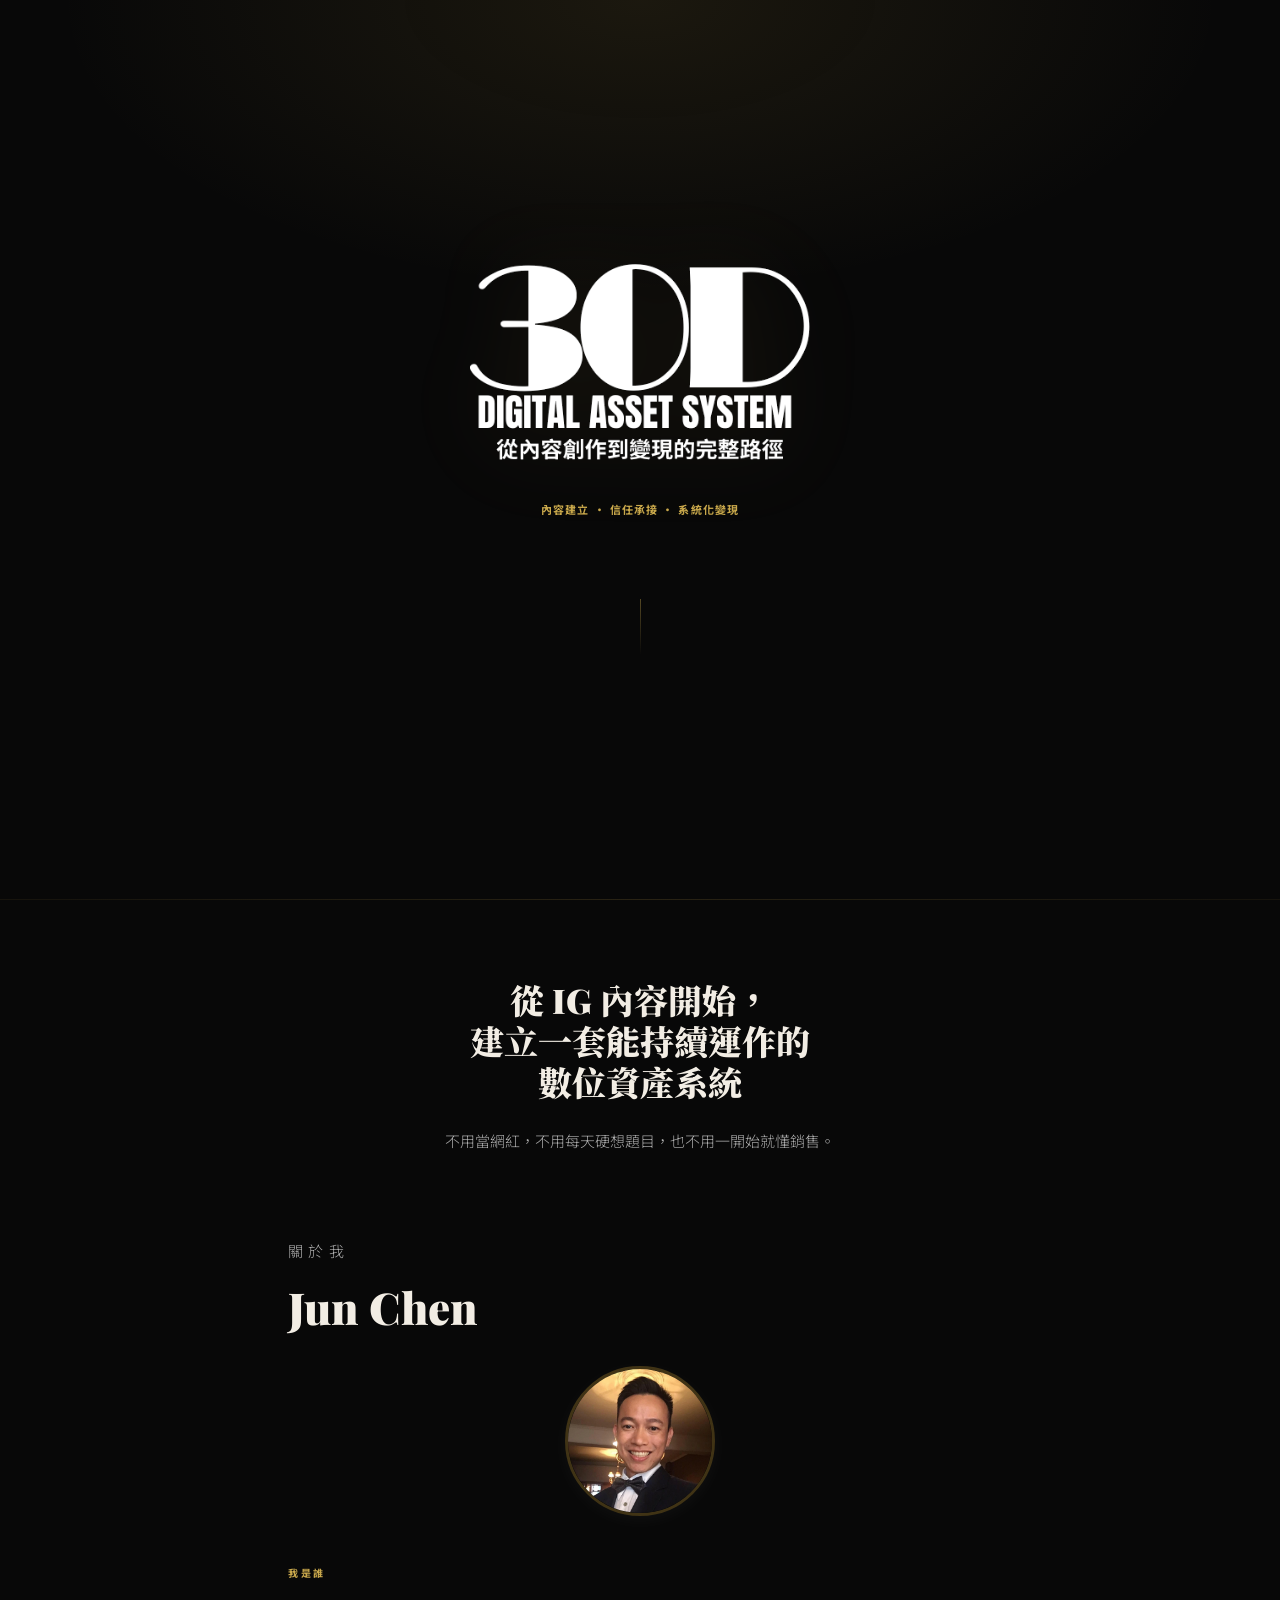
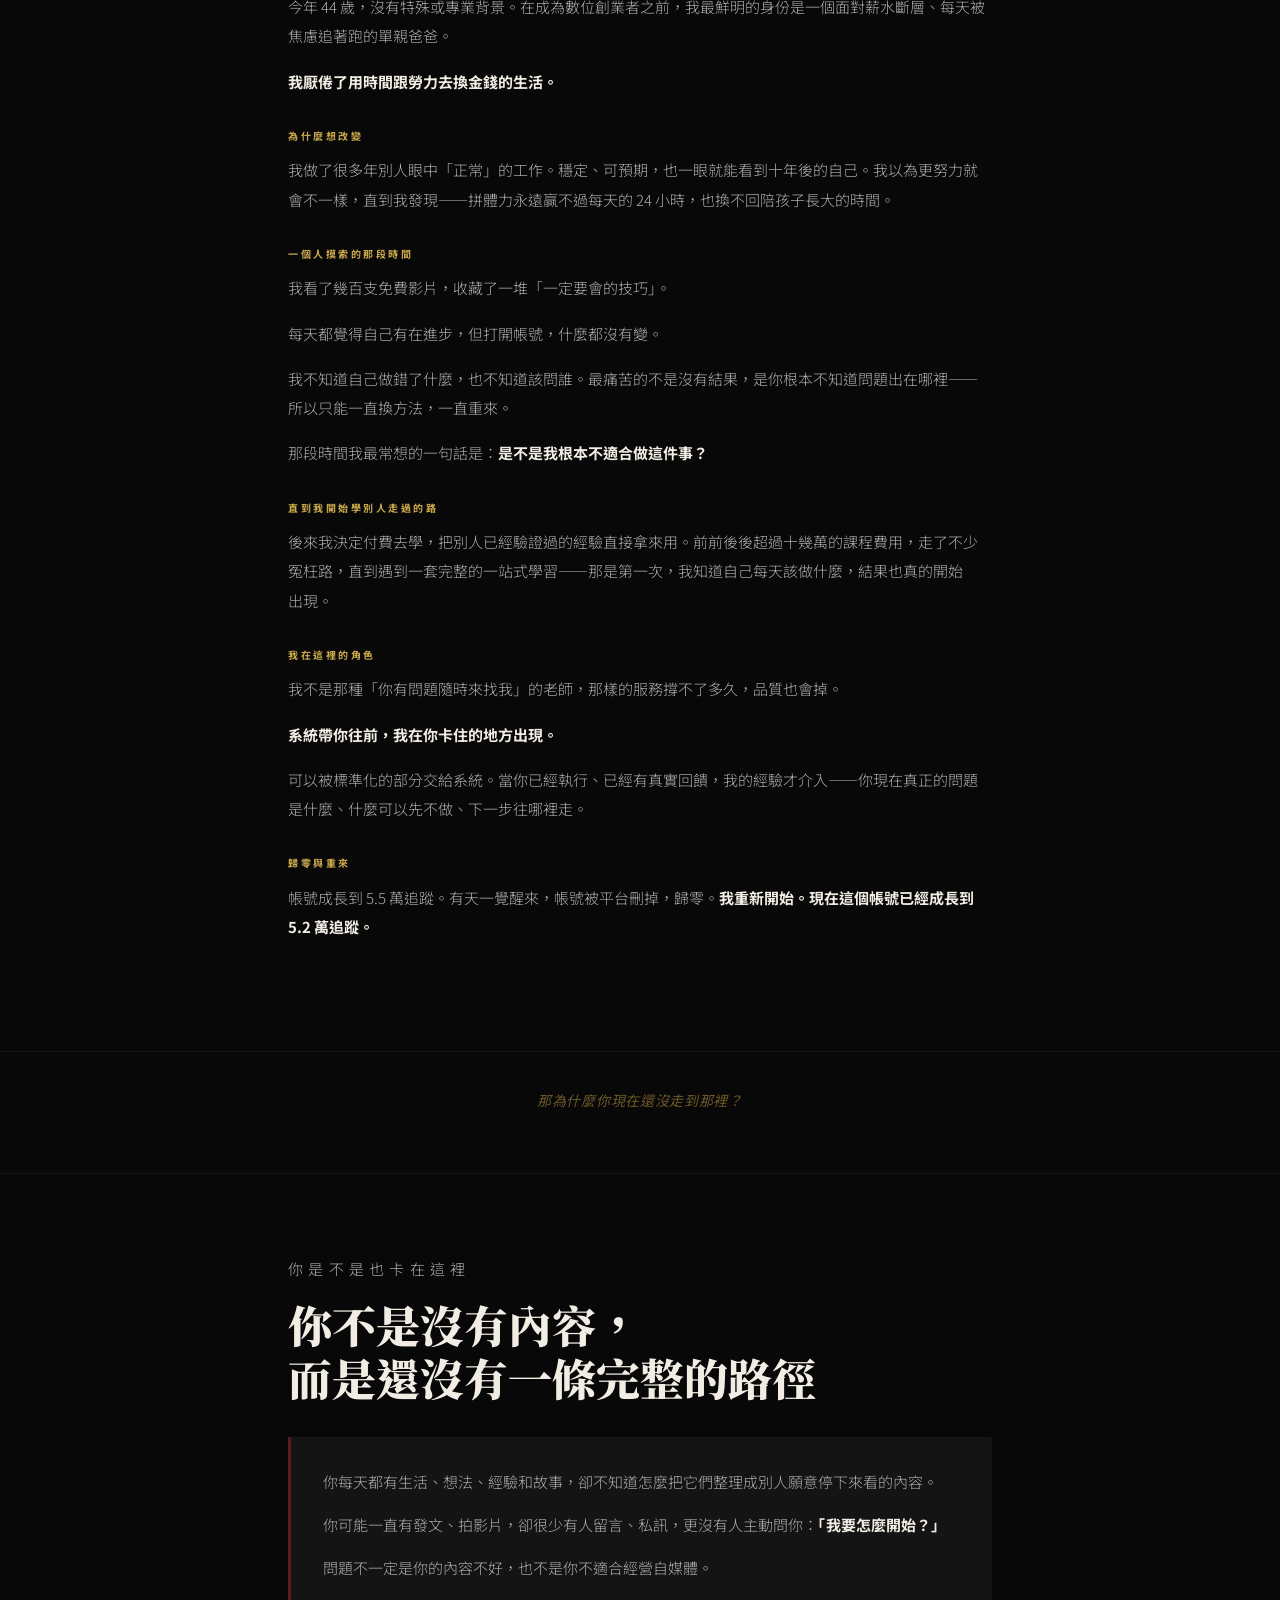
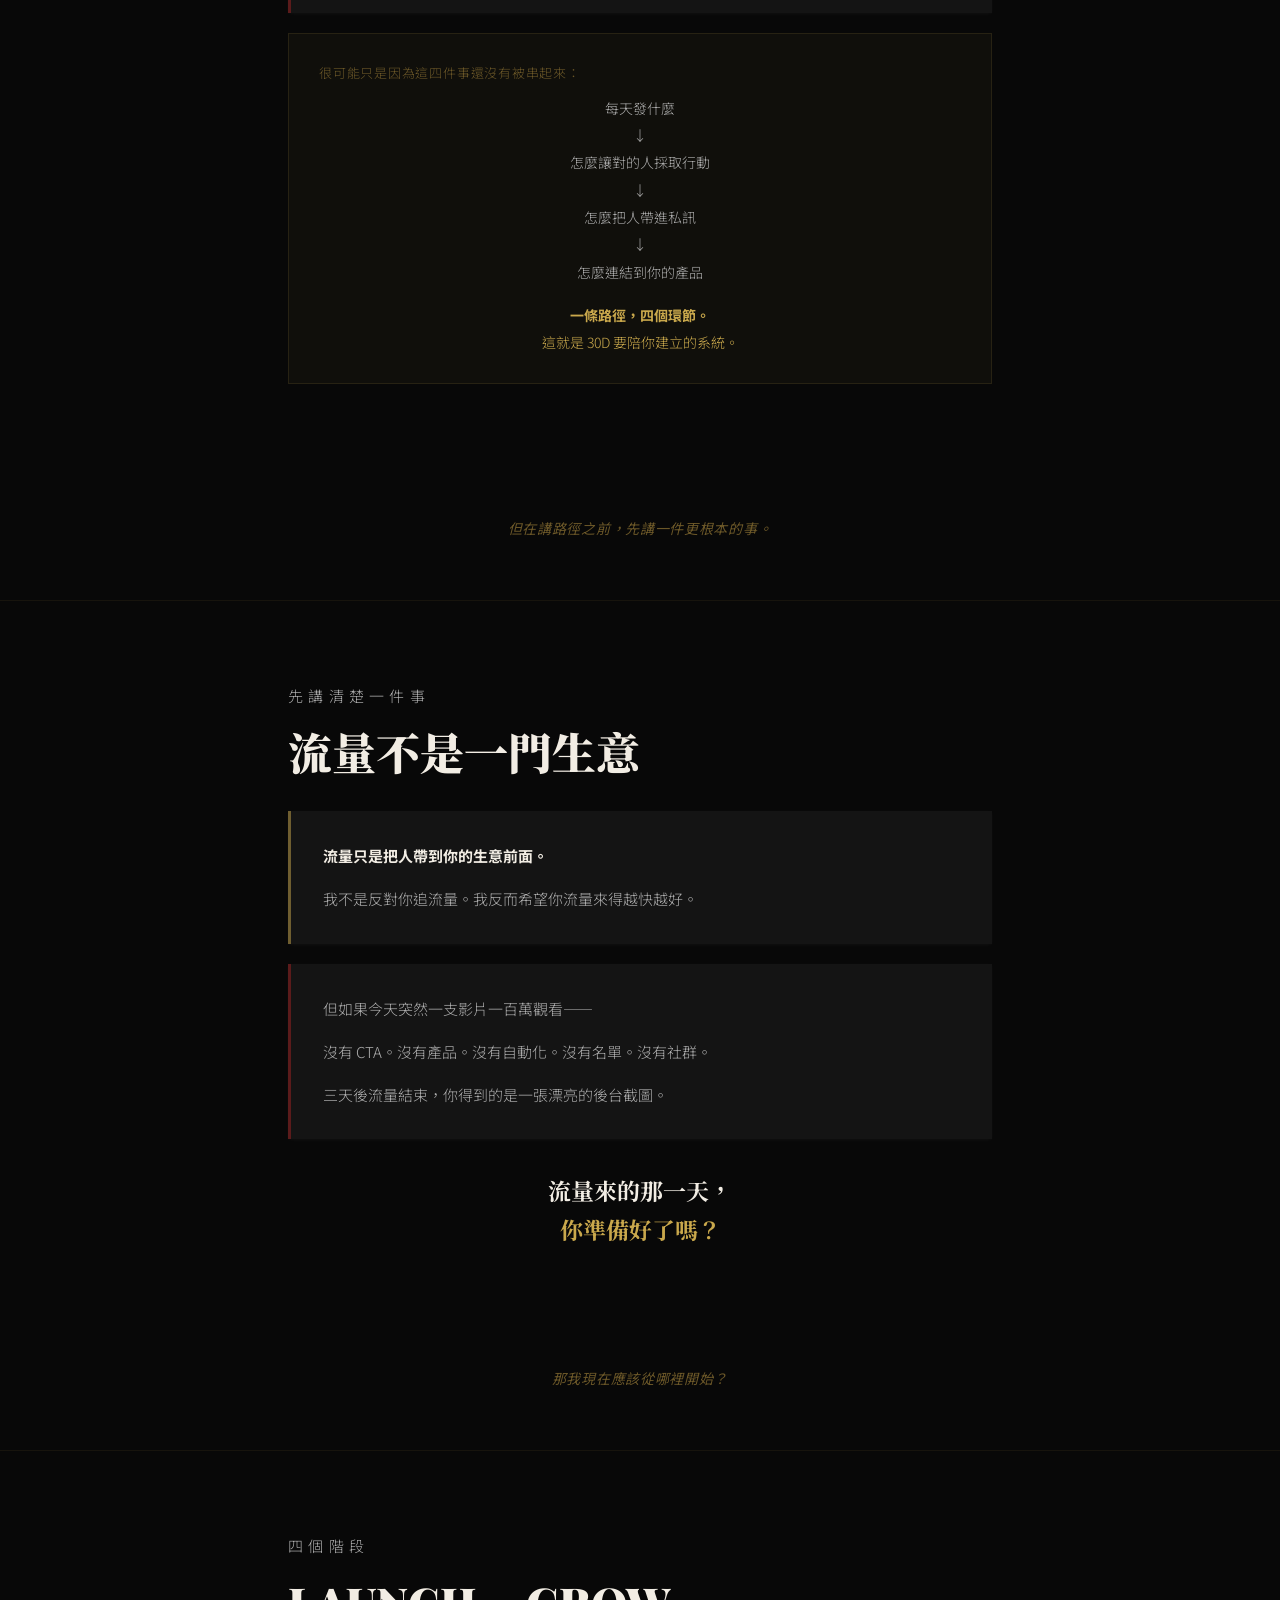
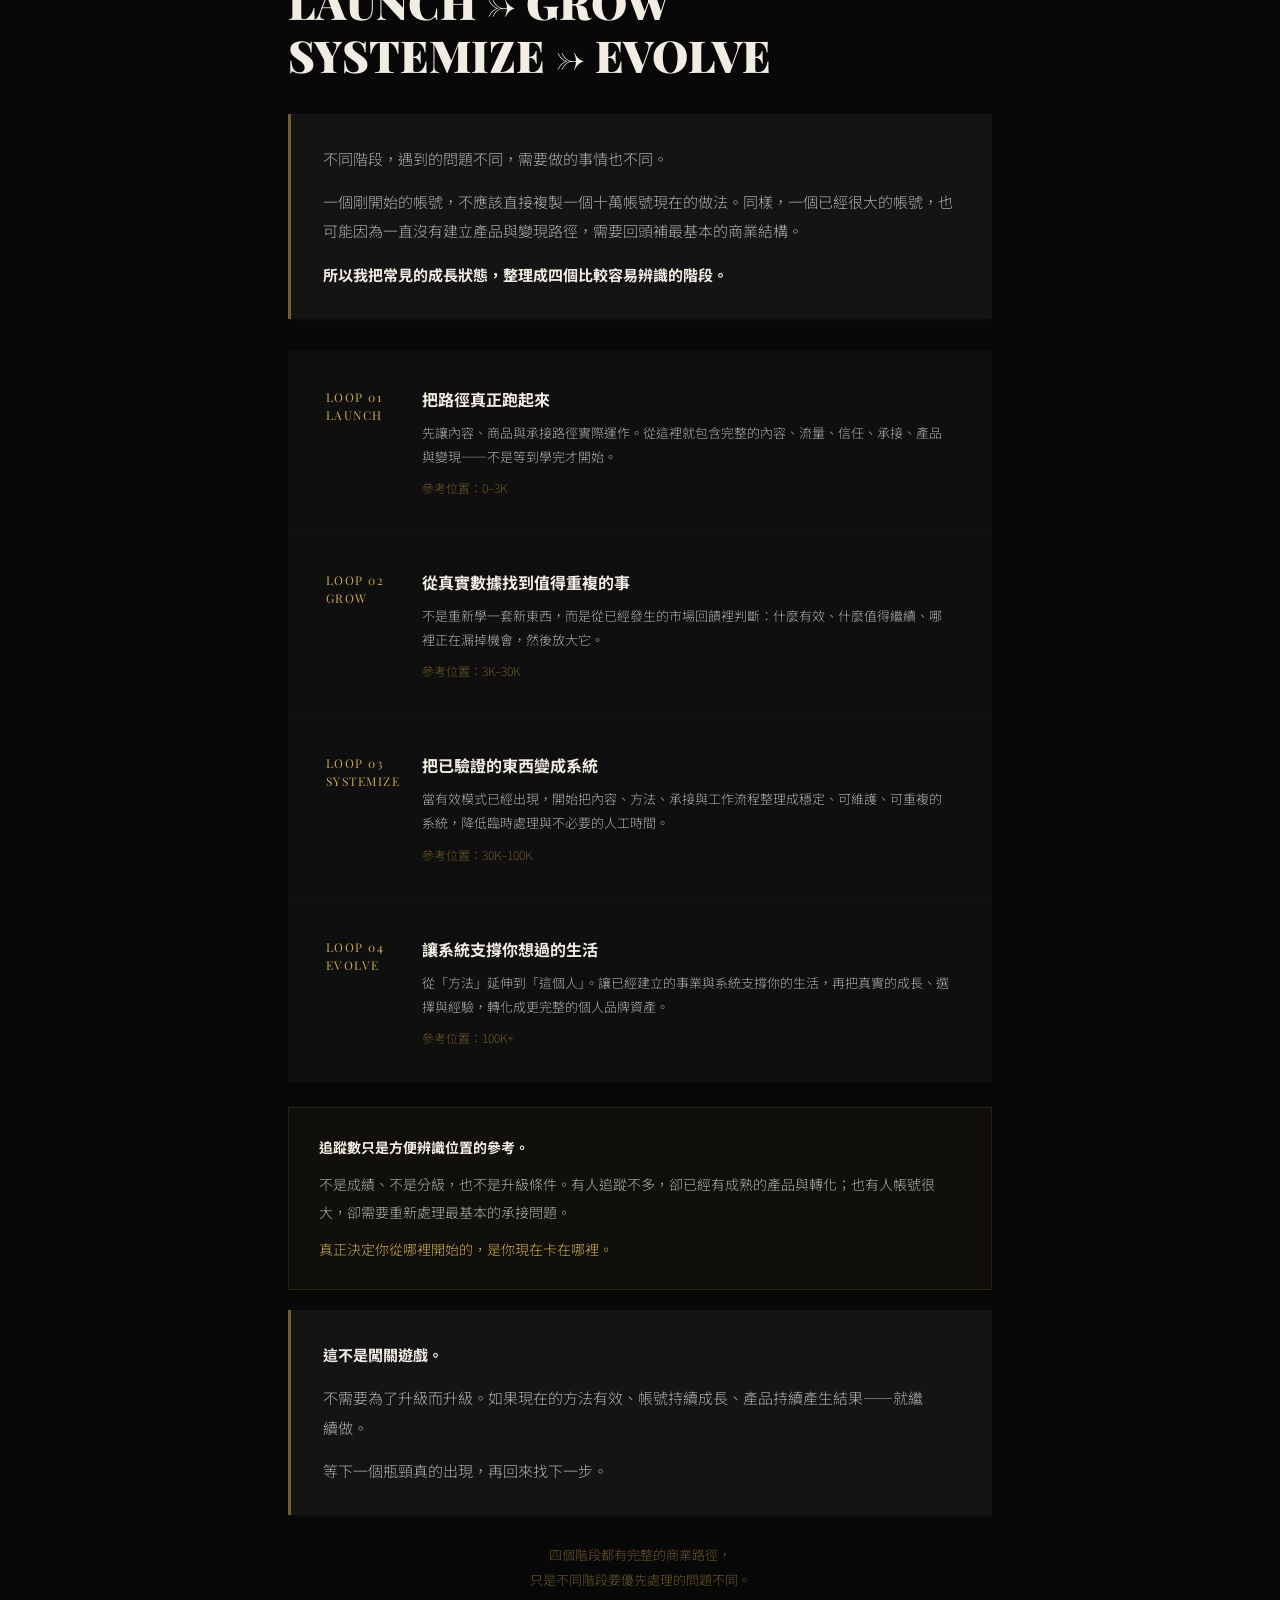
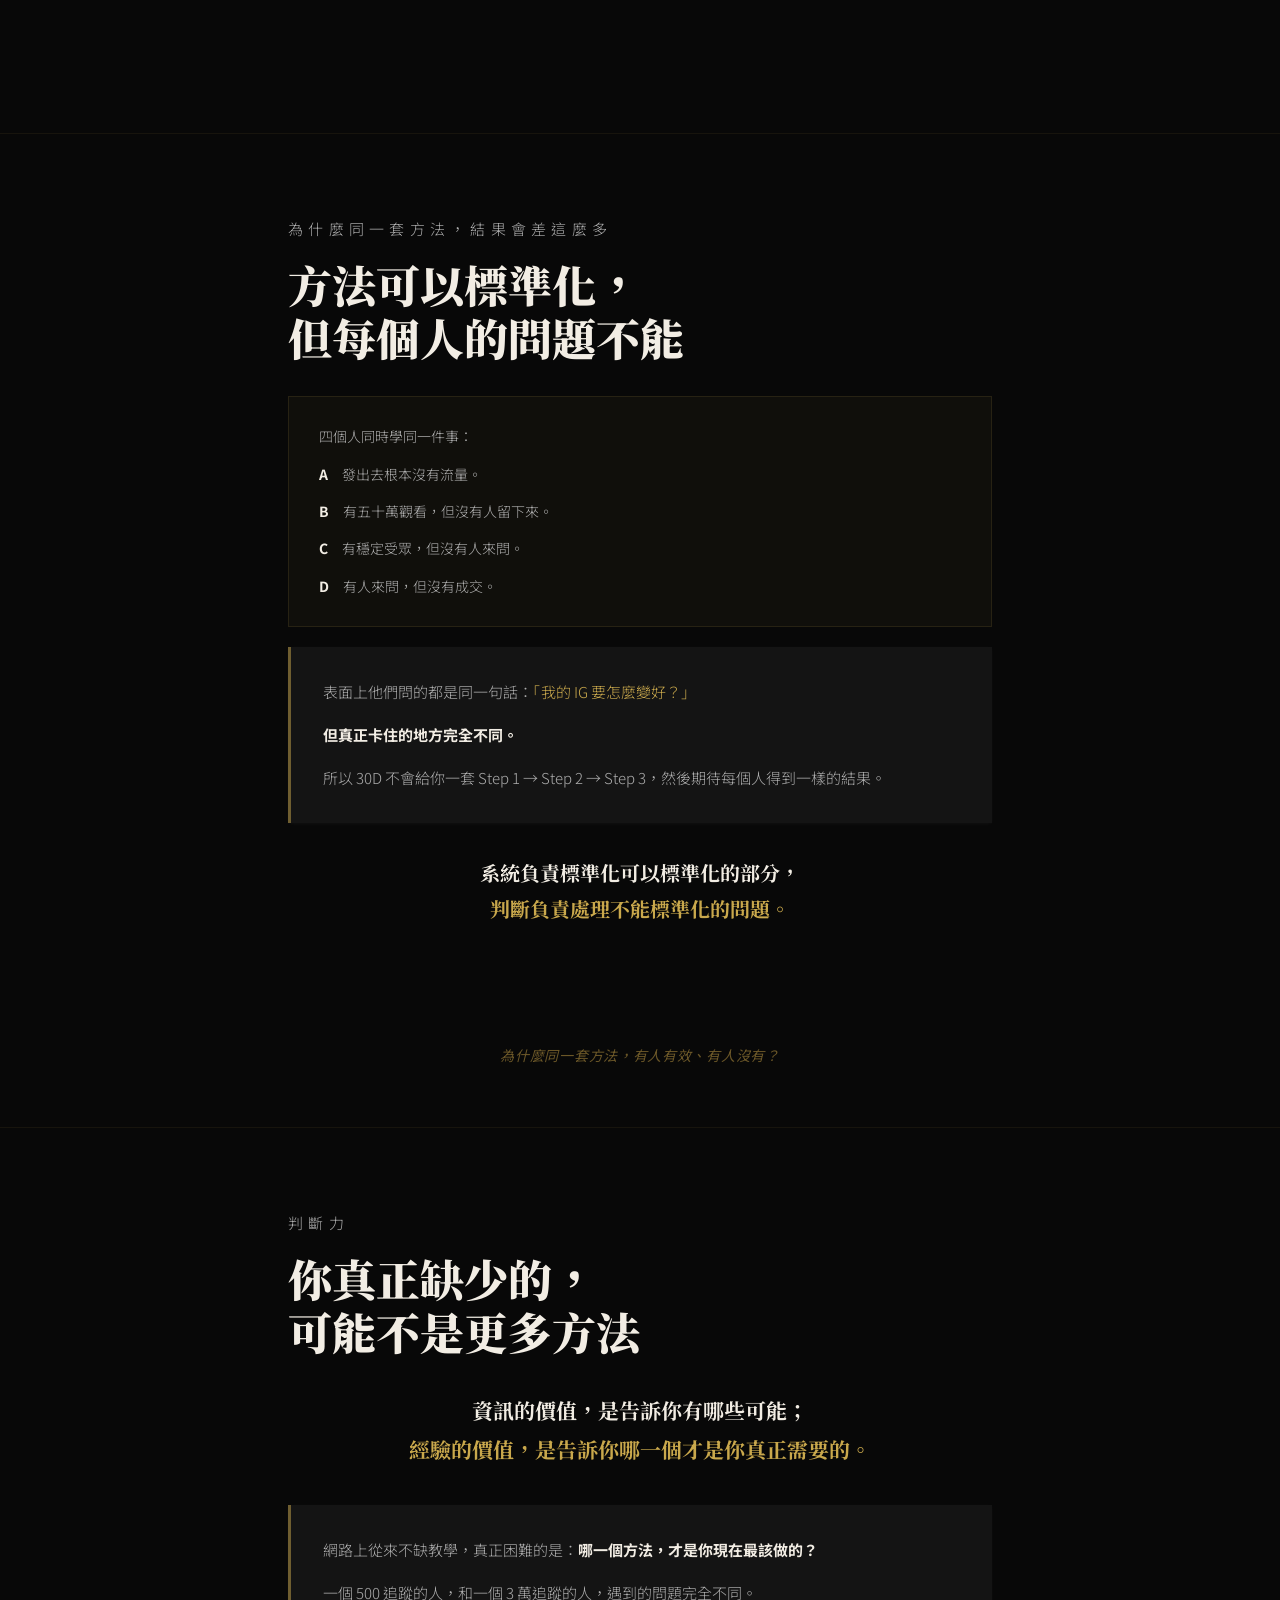
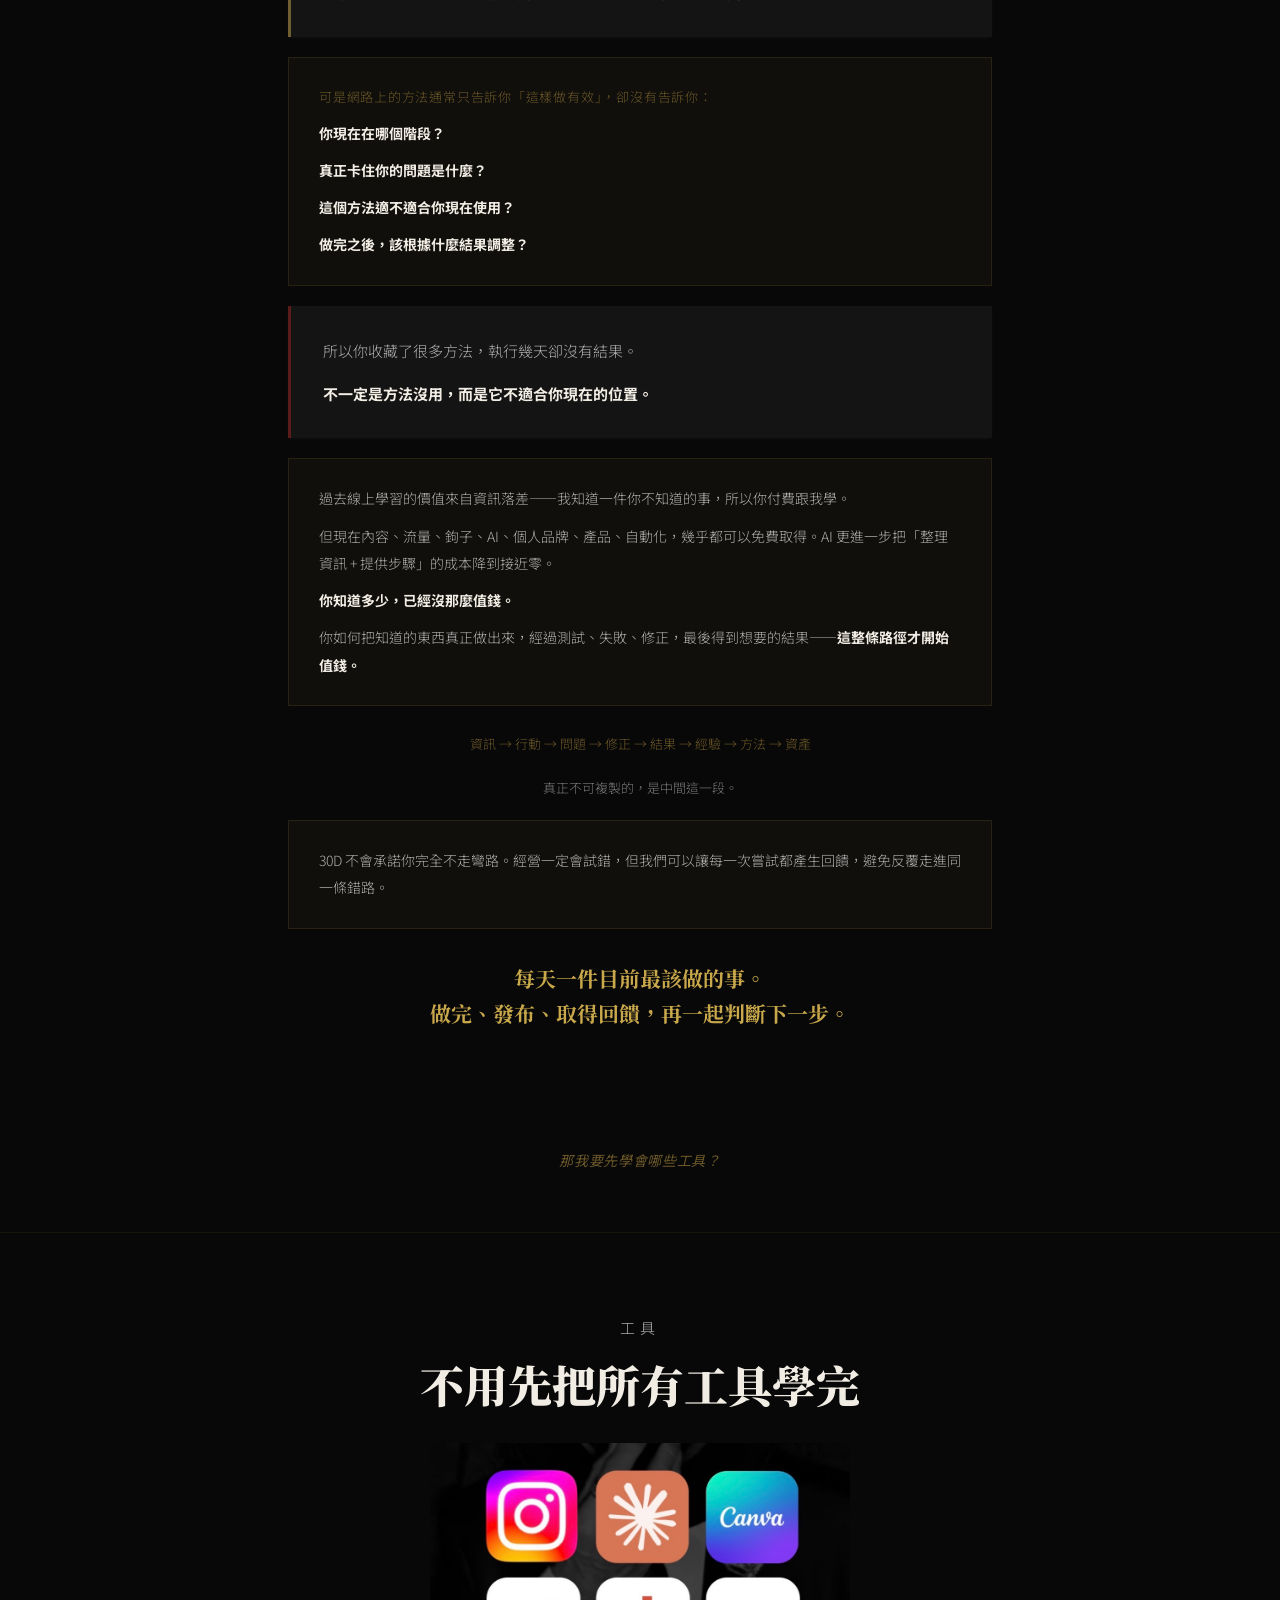
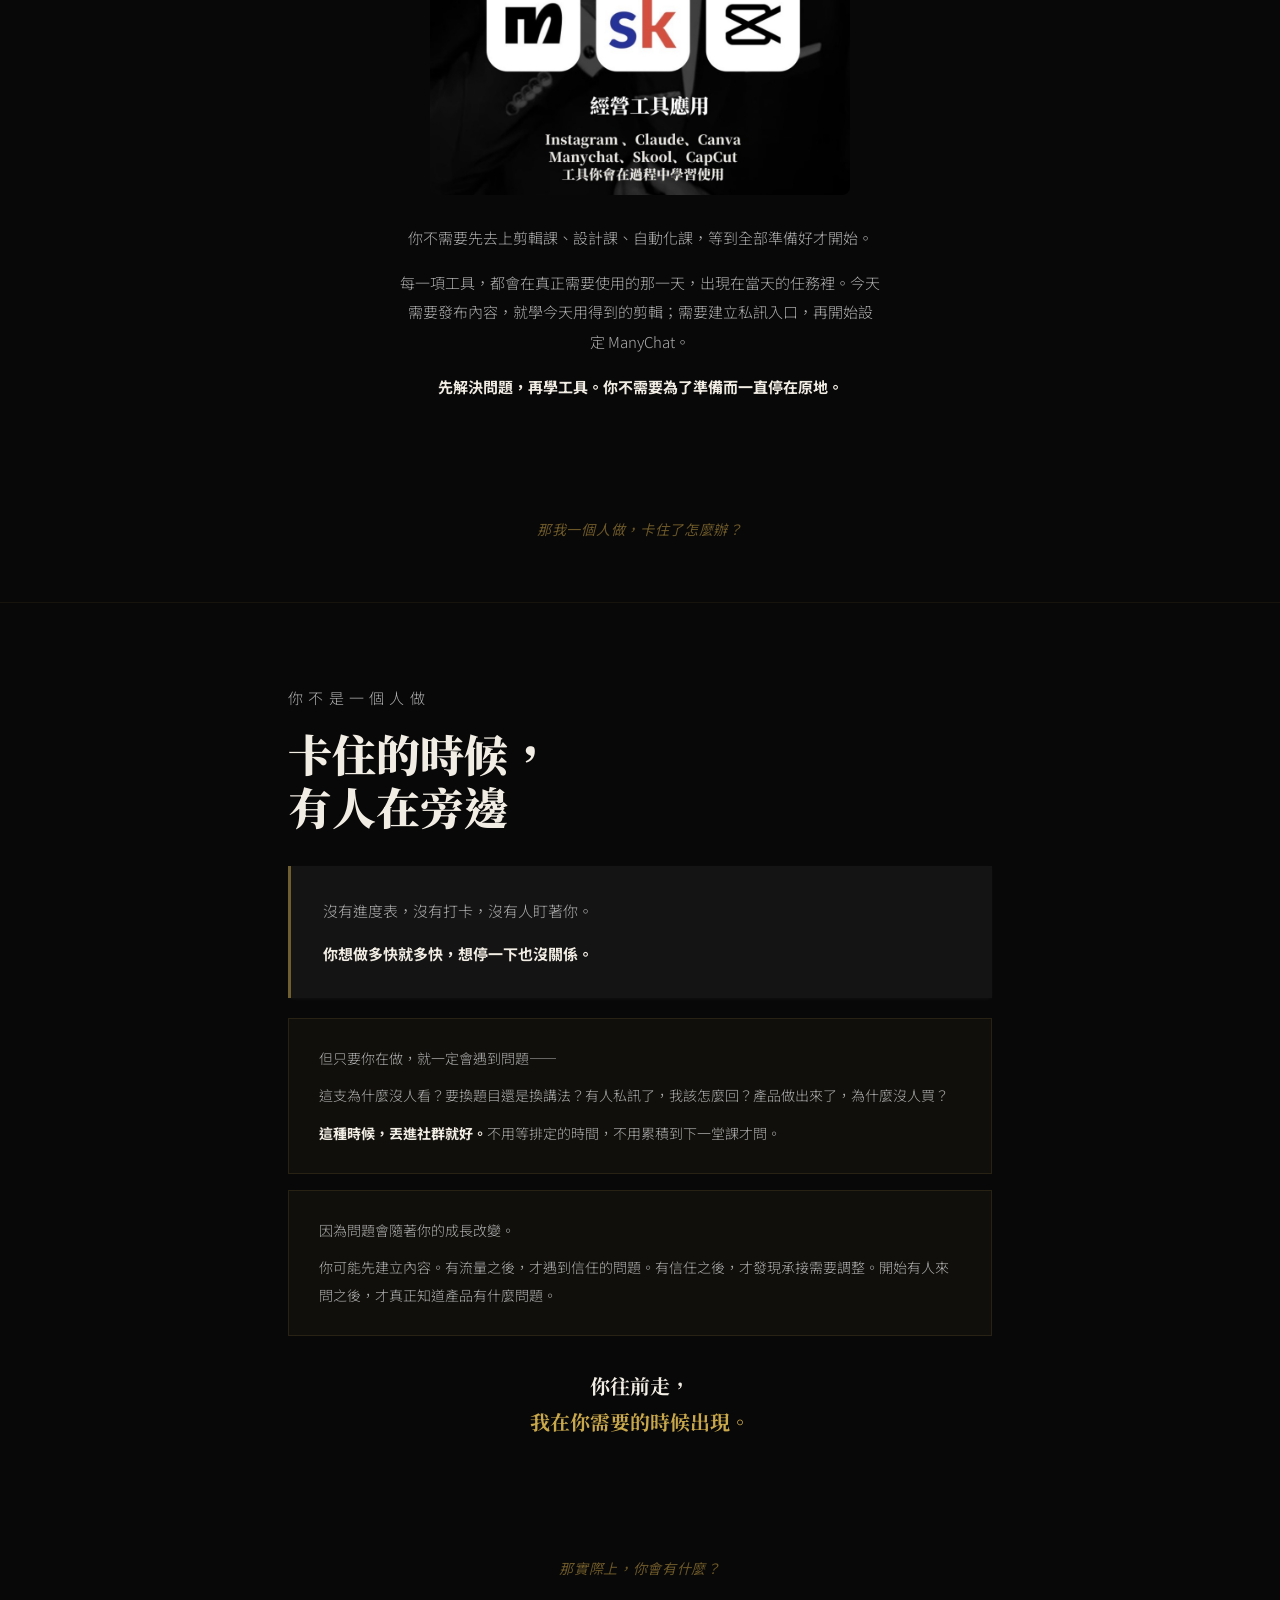
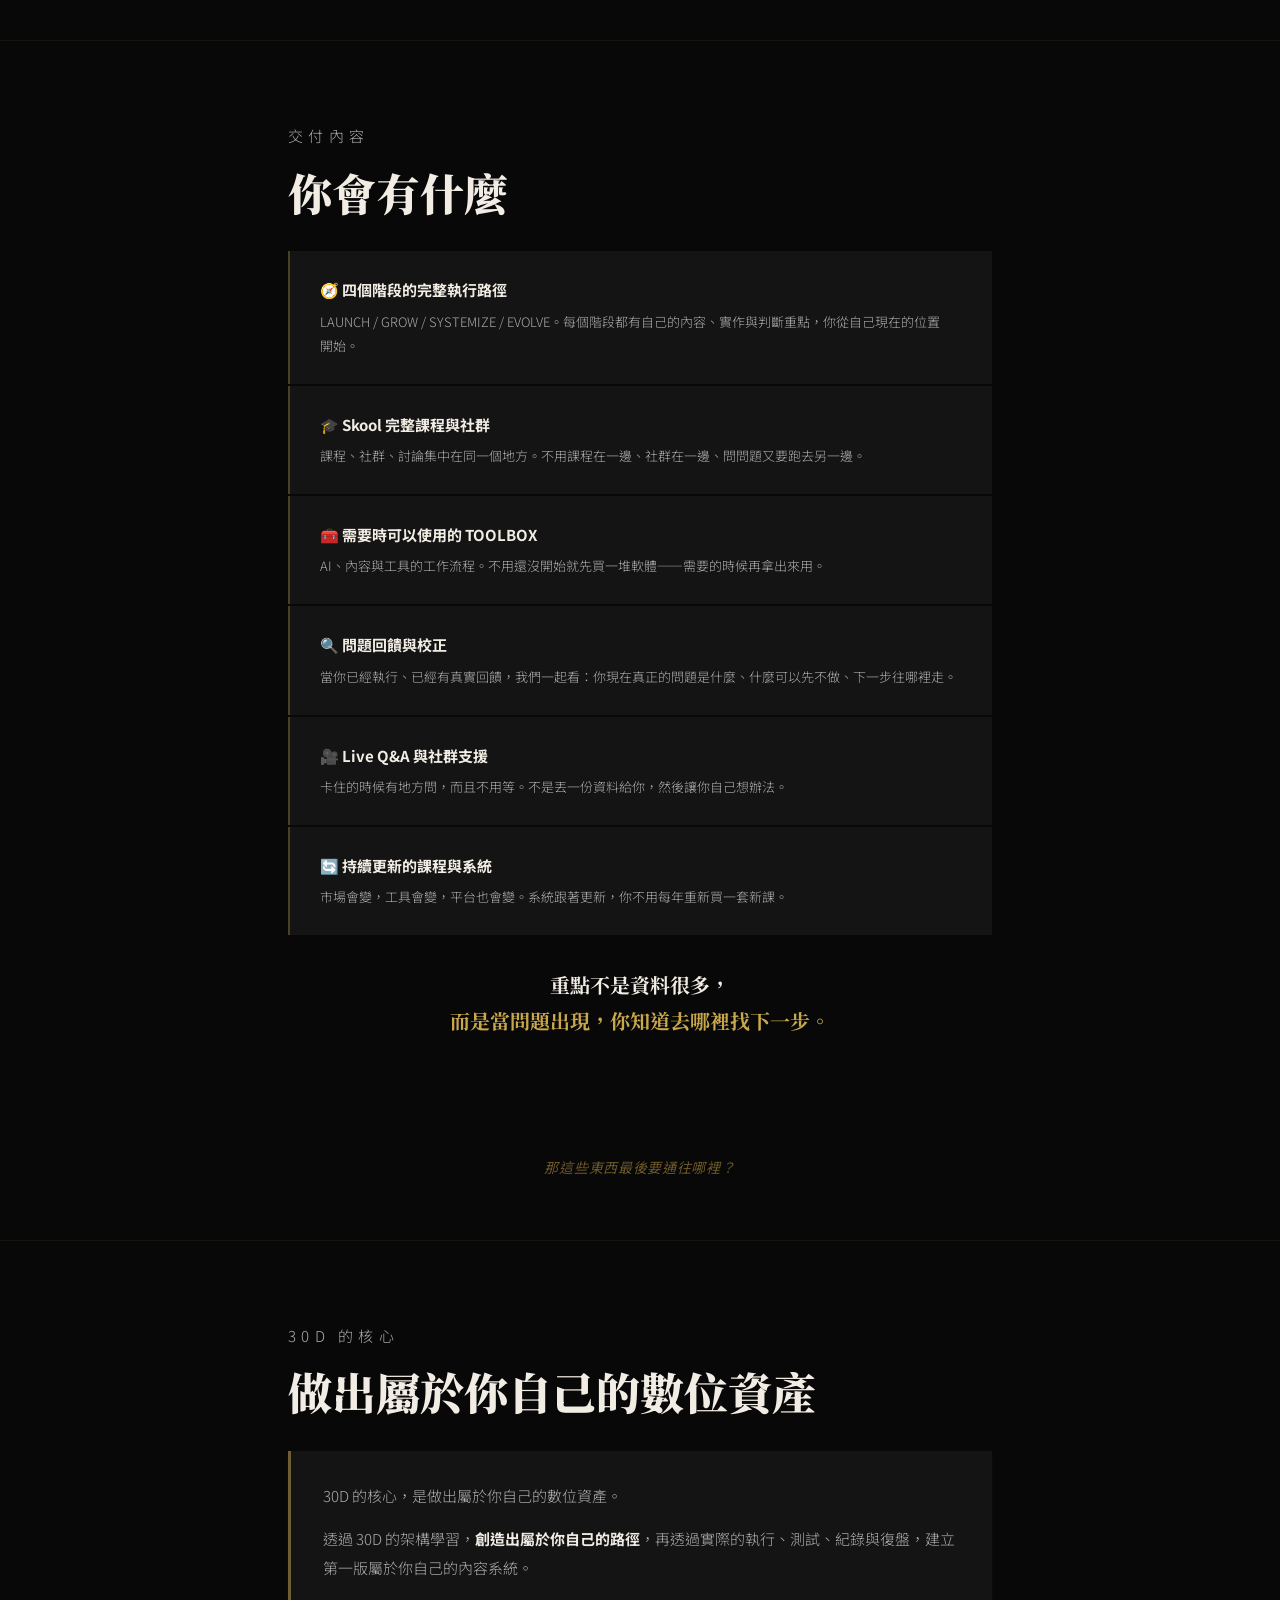
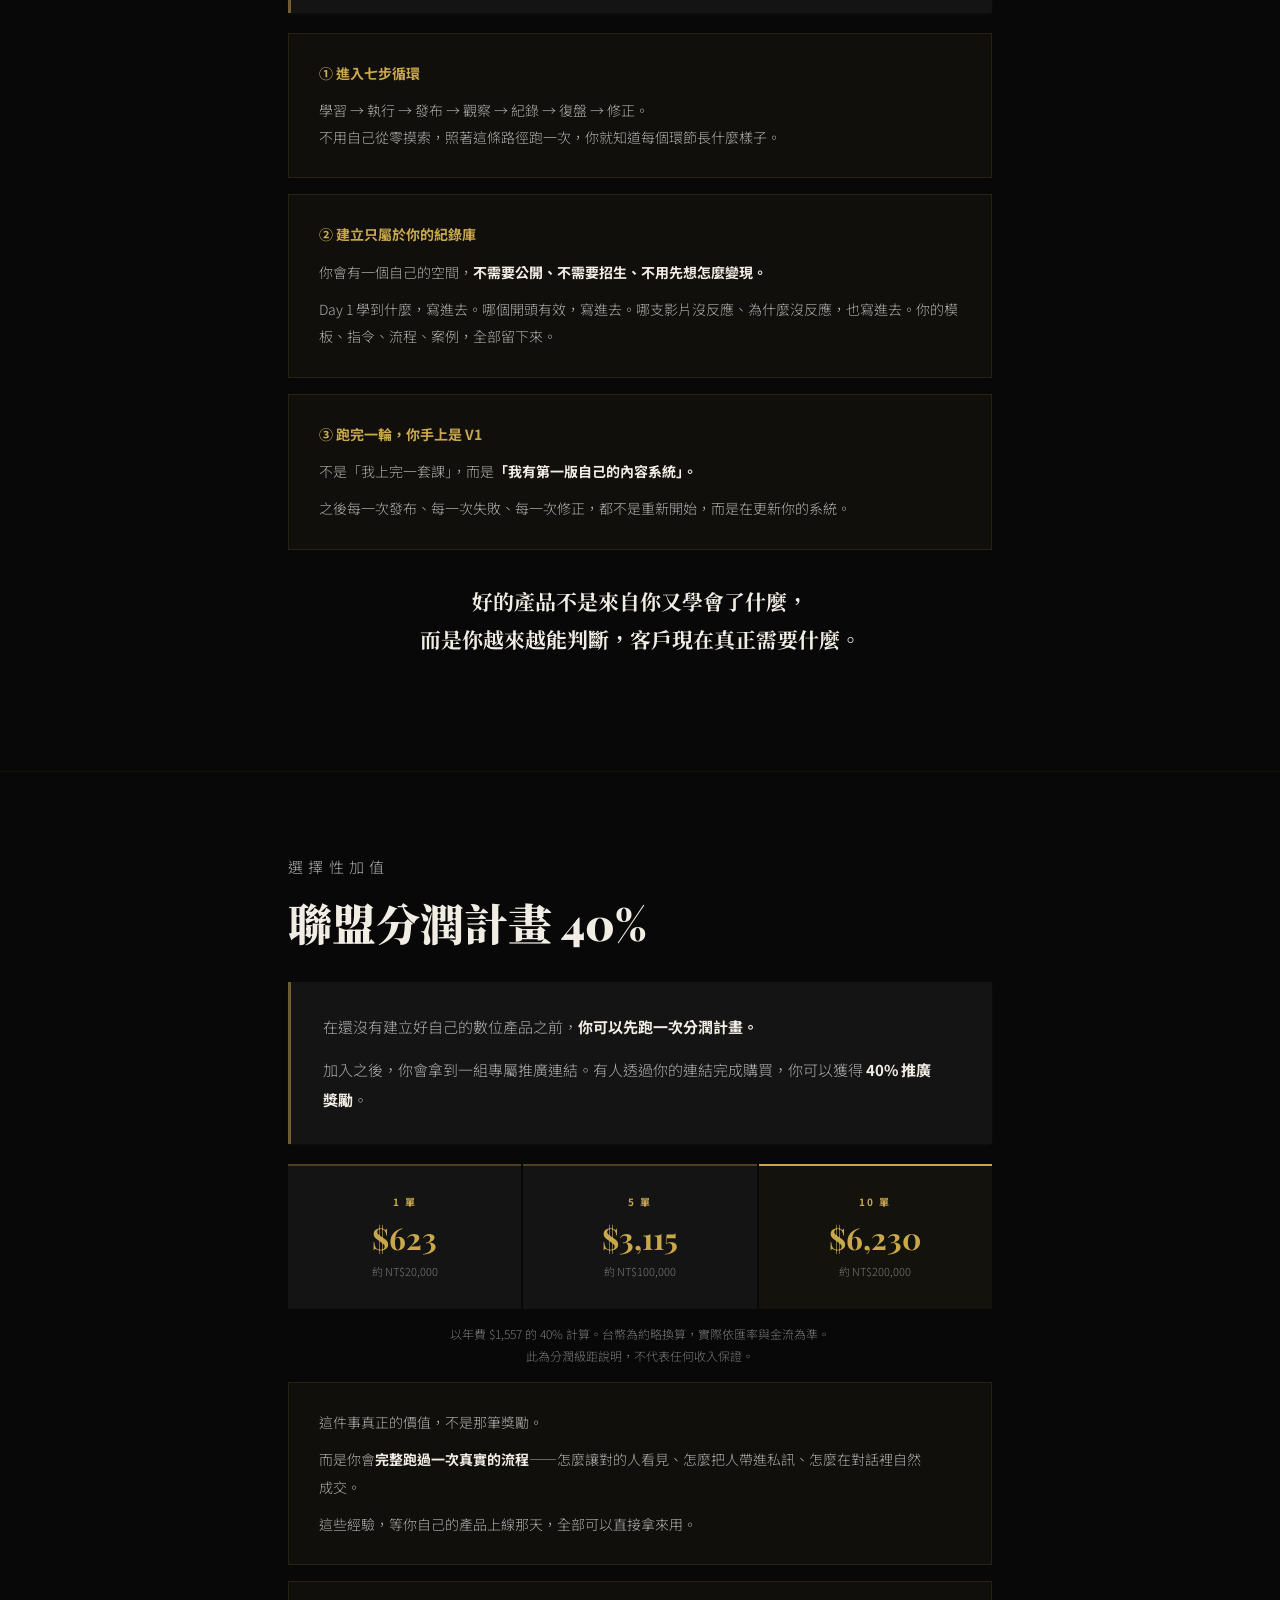
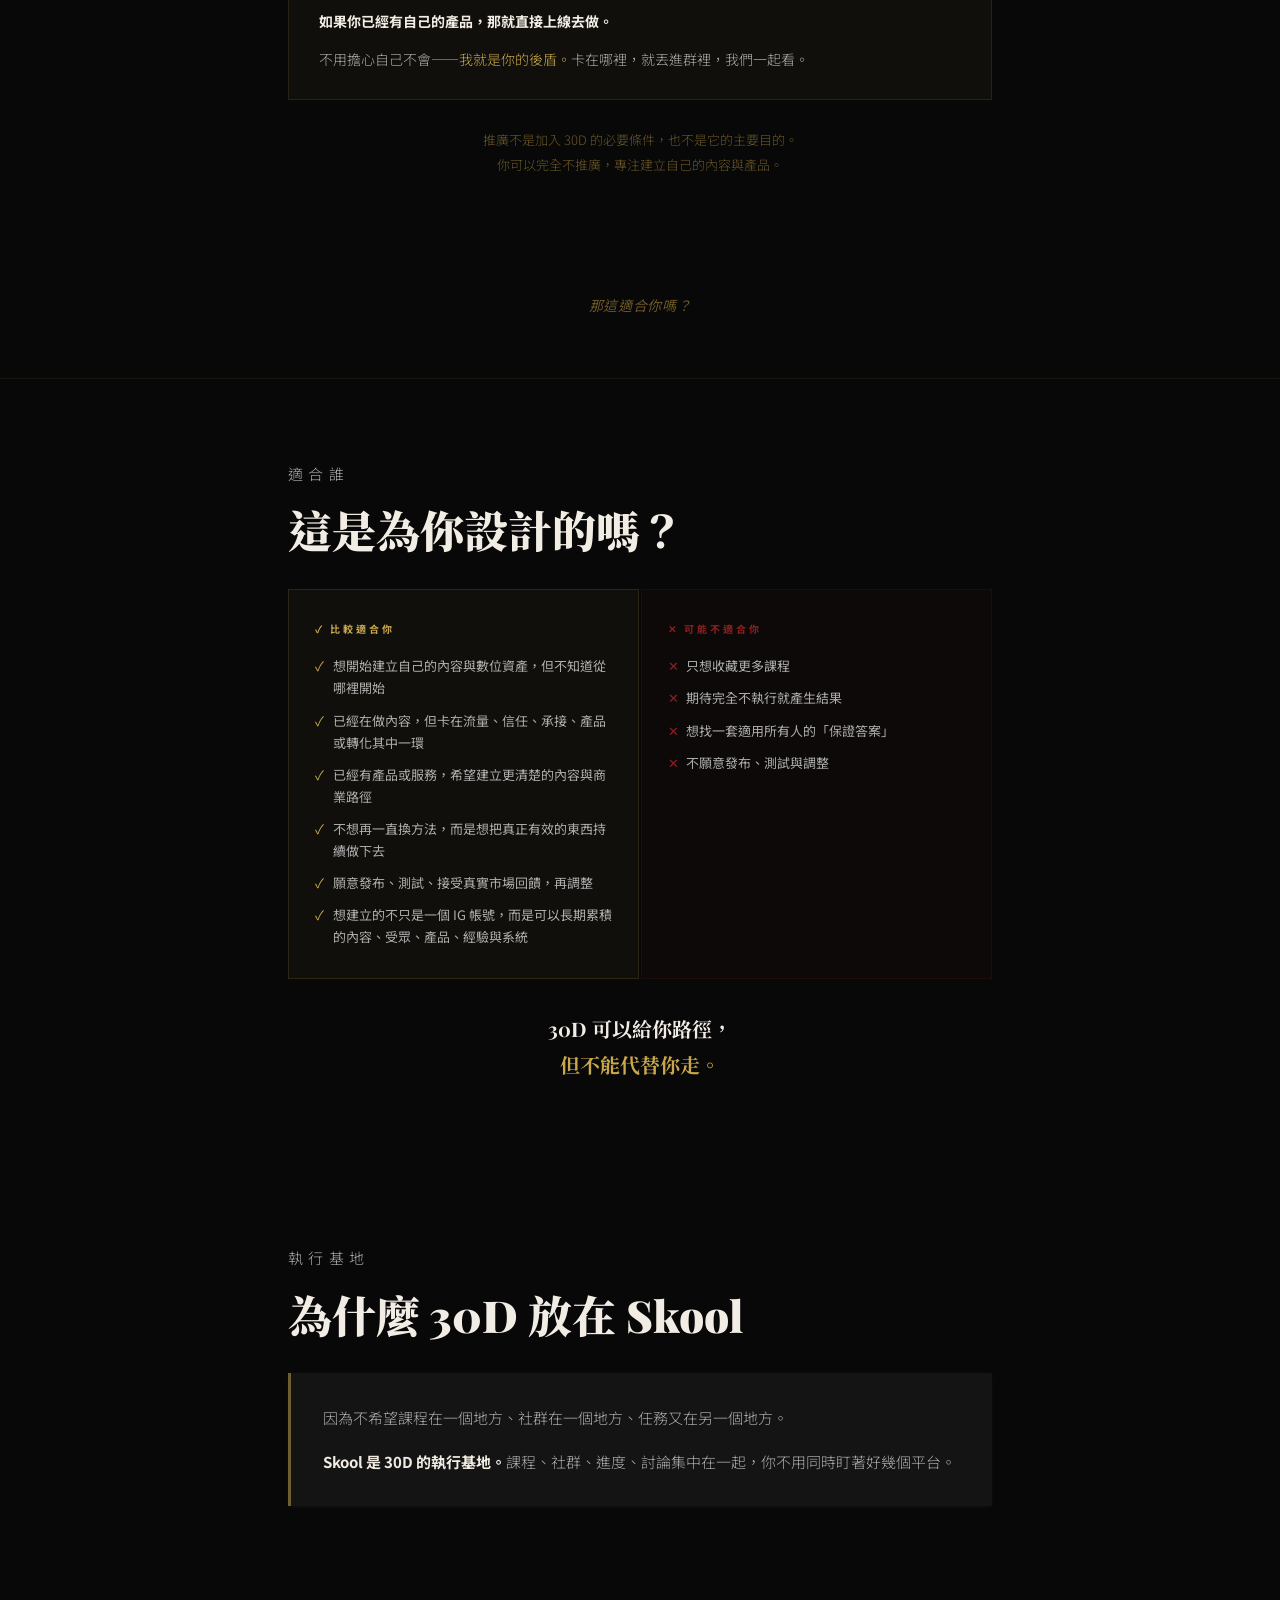
<file: Index.html>
<!DOCTYPE html>
<html lang="zh-Hant">
<head>
<meta charset="UTF-8">
<meta name="viewport" content="width=device-width, initial-scale=1.0">
<title>30D｜年訂閱制</title>
<link href="https://fonts.googleapis.com/css2?family=Playfair+Display:ital,wght@0,700;0,900;1,700&family=Noto+Serif+TC:wght@400;700&family=Noto+Sans+TC:wght@300;400;500;700&display=swap" rel="stylesheet">
<style>
  :root {
    --black:#080808; --dark:#0f0f0f; --card:#141414;
    --gold:#C9A84C; --gold-light:#E8C97A; --gold-dim:#6B5728;
    --white:#F2EDE4; --gray:#787878; --gray-light:#ADADAD; --red:#8B2020;
  }
  *{margin:0;padding:0;box-sizing:border-box}
  html{scroll-behavior:smooth}
  body{background:var(--black);color:var(--white);font-family:'Noto Sans TC',sans-serif;font-size:16px;line-height:1.75;overflow-x:hidden;
    line-break:strict;word-break:normal;overflow-wrap:break-word}

  /* 中文排版：避免孤字、平均行長 */
  h1,h2,h3,h4{text-wrap:balance}
  p,li{text-wrap:pretty}
  .nb{white-space:nowrap}

  .hero{min-height:100vh;display:flex;flex-direction:column;justify-content:center;align-items:center;text-align:center;padding:100px 24px 80px;background:radial-gradient(ellipse 70% 50% at 50% 0%,rgba(201,168,76,0.10) 0%,transparent 65%),var(--black);border-bottom:1px solid rgba(201,168,76,0.08)}
  .hero-logo{width:min(340px,72vw);margin-bottom:40px;filter:drop-shadow(0 0 40px rgba(201,168,76,0.08))}
  .hero-tagline{font-size:11px;color:var(--gold);letter-spacing:0.1em;margin-bottom:40px;font-weight:700}
  .scroll-cue{width:1px;height:56px;background:linear-gradient(180deg,rgba(201,168,76,0.4),transparent);margin:40px auto 0}

  .intro-me{display:flex;align-items:center;gap:20px;max-width:520px;margin:0 auto 36px;text-align:left}
  @media(max-width:520px){.intro-me{flex-direction:column;text-align:center;gap:16px}}
  .intro-avatar{width:88px;height:88px;border-radius:50%;object-fit:cover;flex-shrink:0;border:3px solid rgba(168,132,46,0.35);box-shadow:0 4px 18px rgba(255,255,255,0.04)}
  .intro-me p{font-size:14px;color:var(--gray-light);line-height:1.85;margin:0}
  .intro-me .name{font-size:15px;color:var(--white);font-weight:700;margin-bottom:6px}
  .rule{border:none;border-top:1px solid rgba(201,168,76,0.08)}
  .section{max-width:760px;margin:0 auto;padding:80px 28px}
  .eyebrow{font-size:10px;font-weight:800;letter-spacing:0.35em;text-transform:uppercase;color:var(--gold);margin-bottom:14px}
  .section h2{font-family:'Playfair Display','Noto Serif TC',serif;font-size:clamp(26px,5vw,44px);font-weight:900;line-height:1.2;color:var(--white);margin-bottom:32px}
  .section p{font-size:15px;color:var(--gray-light);line-height:1.95;margin-bottom:16px;font-weight:300}
  .section p:last-child{margin-bottom:0}
  .section p strong{color:var(--white);font-weight:700}
  .section p em{font-style:normal;color:var(--gold)}

  .bridge{text-align:center;font-size:14px;color:var(--gold-dim);letter-spacing:0.05em;padding:36px 28px 0;max-width:600px;margin:0 auto;font-style:italic}

  .block{background:var(--card);box-shadow:0 1px 3px rgba(255,255,255,0.03);border-left:3px solid rgba(201,168,76,0.5);padding:30px 32px;margin-bottom:20px}
  .block.warn{border-left-color:rgba(139,32,32,0.6)}
  .block p{font-size:15px;line-height:1.95;margin-bottom:14px}
  .block p:last-child{margin-bottom:0}

  .soft{background:rgba(201,168,76,0.04);border:1px solid rgba(201,168,76,0.12);padding:26px 30px;margin-bottom:16px}
  .soft p{font-size:14px;line-height:1.95;margin-bottom:10px}
  .soft p:last-child{margin-bottom:0}

  .flow{font-size:14px;color:var(--white);line-height:2.1;text-align:center}

  .steps{display:grid;gap:1px;background:rgba(201,168,76,0.07);margin-top:32px}
  .step{background:var(--dark);padding:34px 38px;display:grid;grid-template-columns:76px 1fr;gap:20px;align-items:start}
  @media(max-width:560px){.step{grid-template-columns:1fr;padding:28px 24px}}
  .step-num{font-family:'Playfair Display',serif;font-size:12px;letter-spacing:0.12em;color:var(--gold);padding-top:3px;line-height:1.5}
  .step h3{font-size:16px;font-weight:700;color:var(--white);margin-bottom:8px}
  .step p{font-size:13px;color:var(--gray-light);line-height:1.85;margin:0}

  .tracks{display:grid;grid-template-columns:1fr 1fr;gap:2px;margin-top:32px}
  @media(max-width:560px){.tracks{grid-template-columns:1fr}}
  .track-card{background:var(--card);border-top:2px solid rgba(201,168,76,0.3);padding:30px 26px}
  .track-card.featured{border-top-color:var(--gold);background:rgba(201,168,76,0.04)}
  .track-label{font-size:10px;letter-spacing:0.3em;text-transform:uppercase;color:var(--gold);margin-bottom:10px;font-weight:700}
  .track-card h3{font-size:17px;font-weight:700;color:var(--white);margin-bottom:10px}
  .track-card p{font-size:13px;color:var(--gray-light);line-height:1.85;margin:0}

  .includes{display:grid;gap:2px;margin-top:32px}
  .inc-item{background:var(--card);border-left:2px solid rgba(201,168,76,0.3);padding:26px 30px}
  .inc-item h4{font-size:15px;font-weight:700;color:var(--white);margin-bottom:6px}
  .inc-item p{font-size:13px;color:var(--gray-light);line-height:1.85;margin:0}

  .fit-grid{display:grid;grid-template-columns:1fr 1fr;gap:2px;margin-top:32px}
  @media(max-width:560px){.fit-grid{grid-template-columns:1fr}}
  .fit-card{padding:30px 26px}
  .fit-card.yes{background:rgba(201,168,76,0.04);border:1px solid rgba(201,168,76,0.15)}
  .fit-card.no{background:rgba(139,32,32,0.04);border:1px solid rgba(139,32,32,0.14)}
  .fit-card h4{font-size:10px;letter-spacing:0.3em;text-transform:uppercase;font-weight:700;margin-bottom:18px}
  .fit-card.yes h4{color:var(--gold)}
  .fit-card.no h4{color:var(--red)}
  .fit-card ul{list-style:none;display:flex;flex-direction:column;gap:10px}
  .fit-card ul li{font-size:13px;color:var(--gray-light);padding-left:18px;position:relative;line-height:1.7}
  .fit-card ul li::before{position:absolute;left:0}
  .fit-card.yes ul li::before{content:'✓';color:var(--gold)}
  .fit-card.no ul li::before{content:'✕';color:var(--red)}

  .faq-list{display:flex;flex-direction:column;gap:2px;margin-top:32px}
  .faq-item{background:var(--card);border-left:2px solid rgba(201,168,76,0.2);padding:24px 30px}
  .faq-item h4{font-size:14px;font-weight:700;color:var(--white);margin-bottom:8px}
  .faq-item p{font-size:13px;color:var(--gray-light);line-height:1.85;margin:0}

  .pricing{max-width:620px;margin:0 auto;padding:72px 28px 0}
  .price-box{background:var(--card);border:1px solid rgba(201,168,76,0.2);padding:48px 34px;text-align:center;position:relative;overflow:hidden;margin-bottom:24px}
  .price-box::before{content:'';position:absolute;top:0;left:0;right:0;height:1px;background:linear-gradient(90deg,transparent,var(--gold),transparent)}
  .price-eyebrow{font-size:10px;letter-spacing:0.35em;text-transform:uppercase;color:var(--gold);margin-bottom:18px;font-weight:600}
  .price-amount{font-family:'Playfair Display',serif;font-size:clamp(52px,10vw,88px);font-weight:700;color:var(--gold);line-height:1;margin-bottom:6px}
  .price-unit{font-size:15px;font-weight:400;color:var(--gold-dim);font-family:'Noto Sans TC',sans-serif;margin-left:8px;vertical-align:middle}
  .price-list{list-style:none;text-align:left;max-width:380px;margin:26px auto 0;display:flex;flex-direction:column;gap:9px}
  .price-list li{font-size:13px;color:var(--gray-light);padding-left:18px;position:relative;line-height:1.7}
  .price-list li::before{content:'·';position:absolute;left:0;color:var(--gold)}
  .btn-primary{display:inline-block;background:var(--gold);color:var(--black);font-weight:700;font-size:13px;letter-spacing:0.06em;padding:18px 46px;text-decoration:none;transition:all .2s;white-space:nowrap}
  .btn-primary:hover{background:var(--gold-light);transform:translateY(-1px)}

  .tw-block{background:rgba(201,168,76,0.03);border:1px solid rgba(201,168,76,0.12);padding:30px 32px;margin-bottom:24px}
  .tw-block h3{font-size:14px;letter-spacing:0.2em;text-transform:uppercase;color:var(--gold);margin-bottom:10px;font-weight:700}
  .tw-note{font-size:14px;color:var(--gray);margin-bottom:18px;line-height:1.75}
  .tw-btns{display:grid;grid-template-columns:1fr 1fr;gap:6px}
  @media(max-width:480px){.tw-btns{grid-template-columns:1fr}}
  .tw-btn{display:block;text-align:center;background:var(--dark);border:1px solid rgba(201,168,76,0.15);color:var(--gray-light);text-decoration:none;font-size:14px;padding:13px 12px;transition:all .2s;line-height:1.5}
  .tw-btn:hover{border-color:rgba(201,168,76,0.4);color:var(--gold)}

  .legal{max-width:620px;margin:0 auto;padding:24px 28px 64px}
  .legal-box{padding:20px 24px;border:1px solid rgba(255,255,255,0.04)}
  .legal-box p{font-size:11px;color:var(--gray);line-height:1.85;margin-bottom:10px}
  .legal-box p:last-child{margin-bottom:0}
  .legal-box strong{color:rgba(201,168,76,0.5)}
  .legal-box a{color:var(--gold-dim);text-decoration:none}

  footer{border-top:1px solid rgba(201,168,76,0.07);padding:32px 28px;text-align:center}
  footer p{font-size:11px;color:var(--gray);letter-spacing:0.05em}
  footer a{color:var(--gold-dim);text-decoration:none}
</style>
</head>
<body>

<!-- 1 HERO -->
<section class="hero">
  <img src="[data-uri]" alt="30D Digital Asset System" class="hero-logo">
  <p class="hero-tagline">內容建立 ・ 信任承接 ・ 系統化變現</p>
  <div class="scroll-cue"></div>
</section>

<!-- INTRO -->
<section class="section" style="padding-bottom:0;text-align:center">
  <h2 style="font-size:clamp(22px,4.5vw,34px);margin-bottom:24px">從 IG 內容開始，<br>建立一套能持續運作的<br>數位資產系統</h2>
  <p style="max-width:520px;margin:0 auto">不用當網紅，不用每天硬想題目，也不用一開始就懂銷售。</p>
</section>

<!-- 10 ABOUT ME -->
<section class="section">
  <p class="eyebrow">關於我</p>
  <h2>Jun Chen</h2>

  <div style="text-align:center;margin-bottom:40px">
    <img src="[data-uri]" alt="Jun Chen" style="width:150px;height:150px;border-radius:50%;object-fit:cover;border:3px solid rgba(168,132,46,0.35);box-shadow:0 4px 18px rgba(255,255,255,0.04)">
  </div>

  <div style="margin-bottom:30px">
    <p style="font-size:10px;letter-spacing:0.25em;text-transform:uppercase;color:var(--gold);margin-bottom:10px;font-weight:700">我是誰</p>
    <p>今年 44 歲，沒有特殊或專業背景。在成為數位創業者之前，我最鮮明的身份是一個面對薪水斷層、每天被焦慮追著跑的單親爸爸。</p>
    <p><strong><span class="nb">我厭倦了用時間跟勞力去換金錢的生活。</span></strong></p>
  </div>

  <div style="margin-bottom:30px">
    <p style="font-size:10px;letter-spacing:0.25em;text-transform:uppercase;color:var(--gold);margin-bottom:10px;font-weight:700">為什麼想改變</p>
    <p>我做了很多年別人眼中「正常」的工作。穩定、可預期，也一眼就能看到十年後的自己。我以為更努力就會不一樣，直到我發現——拼體力永遠贏不過每天的 24 小時，也換不回陪孩子長大的時間。</p>
  </div>

  <div style="margin-bottom:30px">
    <p style="font-size:10px;letter-spacing:0.25em;text-transform:uppercase;color:var(--gold);margin-bottom:10px;font-weight:700">一個人摸索的那段時間</p>
    <p>我看了幾百支免費影片，收藏了一堆「一定要會的技巧」。</p>
    <p>每天都覺得自己有在進步，但打開帳號，什麼都沒有變。</p>
    <p>我不知道自己做錯了什麼，也不知道該問誰。最痛苦的不是沒有結果，是你根本不知道問題出在哪裡——所以只能一直換方法，一直重來。</p>
    <p>那段時間我最常想的一句話是：<strong><span class="nb">是不是我根本不適合做這件事？</span></strong></p>
  </div>

  <div style="margin-bottom:30px">
    <p style="font-size:10px;letter-spacing:0.25em;text-transform:uppercase;color:var(--gold);margin-bottom:10px;font-weight:700">直到我開始學別人走過的路</p>
    <p>後來我決定付費去學，把別人已經驗證過的經驗直接拿來用。前前後後超過十幾萬的課程費用，走了不少冤枉路，直到遇到一套完整的一站式學習——那是第一次，我知道自己每天該做什麼，結果也真的開始出現。</p>
  </div>

  <div style="margin-bottom:30px">
    <p style="font-size:10px;letter-spacing:0.25em;text-transform:uppercase;color:var(--gold);margin-bottom:10px;font-weight:700">我在這裡的角色</p>
    <p>我不是那種「你有問題隨時來找我」的老師，那樣的服務撐不了多久，品質也會掉。</p>
    <p><strong>系統帶你往前，我在你卡住的地方出現。</strong></p>
    <p>可以被標準化的部分交給系統。當你已經執行、已經有真實回饋，我的經驗才介入——你現在真正的問題是什麼、什麼可以先不做、下一步往哪裡走。</p>
  </div>

  <div style="margin-bottom:30px">
    <p style="font-size:10px;letter-spacing:0.25em;text-transform:uppercase;color:var(--gold);margin-bottom:10px;font-weight:700">歸零與重來</p>
    <p>帳號成長到 5.5 萬追蹤。有天一覺醒來，帳號被平台刪掉，歸零。<strong>我重新開始。現在這個帳號已經成長到 5.2 萬追蹤。</strong></p>
  </div>




</section>

<hr class="rule">

<p class="bridge">那為什麼你現在還沒走到那裡？</p>

<hr class="rule" style="margin-top:60px">

<!-- 2 PAIN -->
<section class="section">
  <p class="eyebrow">你是不是也卡在這裡</p>
  <h2>你不是沒有內容，<br>而是還沒有一條完整的路徑</h2>
  <div class="block warn">
    <p>你每天都有生活、想法、經驗和故事，卻不知道怎麼把它們整理成別人願意停下來看的內容。</p>
    <p>你可能一直有發文、拍影片，卻很少有人留言、私訊，更沒有人主動問你：<strong>「我要怎麼開始？」</strong></p>
    <p>問題不一定是你的內容不好，也不是你不適合經營自媒體。</p>
  </div>
  <div class="soft">
    <p style="color:var(--gold-dim);font-size:13px;letter-spacing:0.06em">很可能只是因為這四件事還沒有被串起來：</p>
    <p class="flow"><span class="nb">每天發什麼</span><br>↓<br><span class="nb">怎麼讓對的人採取行動</span><br>↓<br><span class="nb">怎麼把人帶進私訊</span><br>↓<br><span class="nb">怎麼連結到你的產品</span></p>
    <p style="text-align:center;color:var(--gold);margin-top:16px"><strong style="color:var(--gold)"><span class="nb">一條路徑，四個環節。</span></strong><br><span class="nb">這就是 30D 要陪你建立的系統。</span></p>
  </div>
</section>

<p class="bridge">但在講路徑之前，先講一件更根本的事。</p>

<hr class="rule" style="margin-top:60px">

<!-- TRAFFIC -->
<section class="section">
  <p class="eyebrow">先講清楚一件事</p>
  <h2>流量不是一門生意</h2>

  <div class="block">
    <p><strong>流量只是把人帶到你的生意前面。</strong></p>
    <p>我不是反對你追流量。我反而希望你流量來得越快越好。</p>
  </div>

  <div class="block warn">
    <p>但如果今天突然一支影片一百萬觀看——</p>
    <p>沒有 CTA。沒有產品。沒有自動化。沒有名單。沒有社群。</p>
    <p>三天後流量結束，你得到的是一張漂亮的後台截圖。</p>
  </div>

  <p style="text-align:center;font-family:'Playfair Display','Noto Serif TC',serif;font-size:clamp(17px,3.2vw,23px);font-weight:700;color:var(--white);line-height:1.7;margin-top:32px">流量來的那一天，<br><span style="color:var(--gold)">你準備好了嗎？</span></p>
</section>

<p class="bridge">那我現在應該從哪裡開始？</p>

<hr class="rule" style="margin-top:60px">

<!-- 3 LOOPS -->
<section class="section">
  <p class="eyebrow">四個階段</p>
  <h2>LAUNCH → GROW<br>SYSTEMIZE → EVOLVE</h2>

  <div class="block">
    <p>不同階段，遇到的問題不同，需要做的事情也不同。</p>
    <p>一個剛開始的帳號，不應該直接複製一個十萬帳號現在的做法。同樣，一個已經很大的帳號，也可能因為一直沒有建立產品與變現路徑，需要回頭補最基本的商業結構。</p>
    <p><strong>所以我把常見的成長狀態，整理成四個比較容易辨識的階段。</strong></p>
  </div>

  <div class="steps">
    <div class="step">
      <div class="step-num">LOOP 01<br>LAUNCH</div>
      <div>
        <h3>把路徑真正跑起來</h3>
        <p>先讓內容、商品與承接路徑實際運作。從這裡就包含完整的內容、流量、信任、承接、產品與變現——不是等到學完才開始。</p>
        <p style="color:var(--gold-dim);font-size:12px;margin-top:8px">參考位置：0–3K</p>
      </div>
    </div>
    <div class="step">
      <div class="step-num">LOOP 02<br>GROW</div>
      <div>
        <h3>從真實數據找到值得重複的事</h3>
        <p>不是重新學一套新東西，而是從已經發生的市場回饋裡判斷：什麼有效、什麼值得繼續、哪裡正在漏掉機會，然後放大它。</p>
        <p style="color:var(--gold-dim);font-size:12px;margin-top:8px">參考位置：3K–30K</p>
      </div>
    </div>
    <div class="step">
      <div class="step-num">LOOP 03<br>SYSTEMIZE</div>
      <div>
        <h3>把已驗證的東西變成系統</h3>
        <p>當有效模式已經出現，開始把內容、方法、承接與工作流程整理成穩定、可維護、可重複的系統，降低臨時處理與不必要的人工時間。</p>
        <p style="color:var(--gold-dim);font-size:12px;margin-top:8px">參考位置：30K–100K</p>
      </div>
    </div>
    <div class="step">
      <div class="step-num">LOOP 04<br>EVOLVE</div>
      <div>
        <h3>讓系統支撐你想過的生活</h3>
        <p>從「方法」延伸到「這個人」。讓已經建立的事業與系統支撐你的生活，再把真實的成長、選擇與經驗，轉化成更完整的個人品牌資產。</p>
        <p style="color:var(--gold-dim);font-size:12px;margin-top:8px">參考位置：100K+</p>
      </div>
    </div>
  </div>

  <div class="soft" style="margin-top:24px">
    <p><strong>追蹤數只是方便辨識位置的參考。</strong></p>
    <p>不是成績、不是分級，也不是升級條件。有人追蹤不多，卻已經有成熟的產品與轉化；也有人帳號很大，卻需要重新處理最基本的承接問題。</p>
    <p style="color:var(--gold)">真正決定你從哪裡開始的，是你現在卡在哪裡。</p>
  </div>

  <div class="block" style="margin-top:20px">
    <p><strong>這不是闖關遊戲。</strong></p>
    <p>不需要為了升級而升級。如果現在的方法有效、帳號持續成長、產品持續產生結果——就繼續做。</p>
    <p>等下一個瓶頸真的出現，再回來找下一步。</p>
  </div>

  <p style="text-align:center;font-size:13px;color:var(--gold-dim);margin-top:28px;line-height:1.9">四個階段都有完整的商業路徑，<br>只是不同階段要優先處理的問題不同。</p>
</section>

<hr class="rule" style="margin-top:60px">

<!-- STANDARDISE -->
<section class="section">
  <p class="eyebrow">為什麼同一套方法，結果會差這麼多</p>
  <h2>方法可以標準化，<br>但每個人的問題不能</h2>

  <div class="soft">
    <p>四個人同時學同一件事：</p>
    <p><strong>A</strong>　發出去根本沒有流量。</p>
    <p><strong>B</strong>　有五十萬觀看，但沒有人留下來。</p>
    <p><strong>C</strong>　有穩定受眾，但沒有人來問。</p>
    <p><strong>D</strong>　有人來問，但沒有成交。</p>
  </div>

  <div class="block" style="margin-top:20px">
    <p>表面上他們問的都是同一句話：<em>「我的 IG 要怎麼變好？」</em></p>
    <p><strong>但真正卡住的地方完全不同。</strong></p>
    <p>所以 30D 不會給你一套 Step 1 → Step 2 → Step 3，然後期待每個人得到一樣的結果。</p>
  </div>

  <p style="text-align:center;font-family:'Playfair Display','Noto Serif TC',serif;font-size:clamp(15px,2.8vw,20px);font-weight:700;color:var(--white);line-height:1.8;margin-top:32px">系統負責標準化可以標準化的部分，<br><span style="color:var(--gold)">判斷負責處理不能標準化的問題。</span></p>
</section>

<p class="bridge">為什麼同一套方法，有人有效、有人沒有？</p>

<hr class="rule" style="margin-top:60px">

<!-- 4 JUDGEMENT -->
<section class="section">
  <p class="eyebrow">判斷力</p>
  <h2>你真正缺少的，<br>可能不是更多方法</h2>

  <p style="text-align:center;font-family:'Playfair Display','Noto Serif TC',serif;font-size:clamp(16px,3vw,21px);font-weight:700;line-height:1.85;color:var(--white);margin:0 0 36px">資訊的價值，是告訴你有哪些可能；<br><span style="color:var(--gold)">經驗的價值，是告訴你哪一個才是你真正需要的。</span></p>

  <div class="block">
    <p>網路上從來不缺教學，真正困難的是：<strong>哪一個方法，才是你現在最該做的？</strong></p>
    <p>一個 500 追蹤的人，和一個 3 萬追蹤的人，遇到的問題完全不同。</p>
  </div>
  <div class="soft">
    <p style="color:var(--gold-dim);font-size:13px;letter-spacing:0.06em">可是網路上的方法通常只告訴你「這樣做有效」，卻沒有告訴你：</p>
    <p style="color:var(--white);font-weight:700">你現在在哪個階段？</p>
    <p style="color:var(--white);font-weight:700"><span class="nb">真正卡住你的問題是什麼？</span></p>
    <p style="color:var(--white);font-weight:700"><span class="nb">這個方法適不適合你現在使用？</span></p>
    <p style="color:var(--white);font-weight:700"><span class="nb">做完之後，該根據什麼結果調整？</span></p>
  </div>
  <div class="block warn" style="margin-top:20px">
    <p>所以你收藏了很多方法，執行幾天卻沒有結果。</p>
    <p><strong>不一定是方法沒用，而是它不適合你現在的位置。</strong></p>
  </div>

  <div class="soft" style="margin-top:20px">
    <p>過去線上學習的價值來自資訊落差——我知道一件你不知道的事，所以你付費跟我學。</p>
    <p>但現在內容、流量、鉤子、AI、個人品牌、產品、自動化，幾乎都可以免費取得。AI 更進一步把「整理資訊 + 提供步驟」的成本降到接近零。</p>
    <p><strong>你知道多少，已經沒那麼值錢。</strong></p>
    <p>你如何把知道的東西真正做出來，經過測試、失敗、修正，最後得到想要的結果——<strong>這整條路徑才開始值錢。</strong></p>
  </div>

  <p class="flow" style="margin-top:24px;color:var(--gold-dim);font-size:13px;line-height:2.2">資訊 → 行動 → 問題 → 修正 → 結果 → 經驗 → 方法 → 資產</p>
  <p style="text-align:center;font-size:13px;color:var(--gray);margin-top:8px">真正不可複製的，是中間這一段。</p>
  <div class="soft" style="margin-top:20px">
    <p>30D 不會承諾你完全不走彎路。經營一定會試錯，但我們可以讓每一次嘗試都產生回饋，避免反覆走進同一條錯路。</p>
  </div>
  <p style="text-align:center;font-family:'Playfair Display','Noto Serif TC',serif;font-size:clamp(16px,3vw,21px);font-weight:700;color:var(--gold);line-height:1.7;margin-top:32px">每天一件目前最該做的事。<br>做完、發布、取得回饋，再一起判斷下一步。</p>
</section>

<p class="bridge">那我要先學會哪些工具？</p>

<hr class="rule" style="margin-top:60px">

<!-- 5 TOOLS -->
<section class="section" style="text-align:center">
  <p class="eyebrow">工具</p>
  <h2>不用先把所有工具學完</h2>
  <img src="[data-uri]" alt="經營工具應用" style="width:min(420px,88vw); border-radius:8px; display:block; margin:0 auto 28px;">
  <p style="max-width:480px;margin:24px auto 16px">你不需要先去上剪輯課、設計課、自動化課，等到全部準備好才開始。</p>
  <p style="max-width:480px;margin:0 auto 16px">每一項工具，都會在真正需要使用的那一天，出現在當天的任務裡。今天需要發布內容，就學今天用得到的剪輯；需要建立私訊入口，再開始設定 ManyChat。</p>
  <p style="max-width:480px;margin:0 auto"><strong>先解決問題，再學工具。你不需要為了準備而一直停在原地。</strong></p>
</section>

<p class="bridge">那我一個人做，卡住了怎麼辦？</p>

<hr class="rule" style="margin-top:60px">

<!-- 6 SUPPORT -->
<section class="section">
  <p class="eyebrow">你不是一個人做</p>
  <h2>卡住的時候，<br>有人在旁邊</h2>

  <div class="block">
    <p>沒有進度表，沒有打卡，沒有人盯著你。</p>
    <p><strong>你想做多快就多快，想停一下也沒關係。</strong></p>
  </div>

  <div class="soft">
    <p>但只要你在做，就一定會遇到問題——</p>
    <p>這支為什麼沒人看？要換題目還是換講法？有人私訊了，我該怎麼回？產品做出來了，為什麼沒人買？</p>
    <p><strong>這種時候，丟進社群就好。</strong>不用等排定的時間，不用累積到下一堂課才問。</p>
  </div>

  <div class="soft">
    <p>因為問題會隨著你的成長改變。</p>
    <p>你可能先建立內容。有流量之後，才遇到信任的問題。有信任之後，才發現承接需要調整。開始有人來問之後，才真正知道產品有什麼問題。</p>
  </div>

  <p style="text-align:center;font-family:'Playfair Display','Noto Serif TC',serif;font-size:clamp(15px,2.8vw,20px);font-weight:700;color:var(--white);line-height:1.8;margin-top:32px">你往前走，<br><span style="color:var(--gold)">我在你需要的時候出現。</span></p>
</section>



<p class="bridge">那實際上，你會有什麼？</p>

<hr class="rule" style="margin-top:60px">

<!-- 8 INCLUDES -->
<section class="section">
  <p class="eyebrow">交付內容</p>
  <h2>你會有什麼</h2>

  <div class="includes">
    <div class="inc-item">
      <div>
        <h4>🧭 四個階段的完整執行路徑</h4>
        <p>LAUNCH / GROW / SYSTEMIZE / EVOLVE。每個階段都有自己的內容、實作與判斷重點，你從自己現在的位置開始。</p>
      </div>
    </div>
    <div class="inc-item">
      <div>
        <h4>🎓 Skool 完整課程與社群</h4>
        <p>課程、社群、討論集中在同一個地方。不用課程在一邊、社群在一邊、問問題又要跑去另一邊。</p>
      </div>
    </div>
    <div class="inc-item">
      <div>
        <h4>🧰 需要時可以使用的 TOOLBOX</h4>
        <p>AI、內容與工具的工作流程。不用還沒開始就先買一堆軟體——需要的時候再拿出來用。</p>
      </div>
    </div>
    <div class="inc-item">
      <div>
        <h4>🔍 問題回饋與校正</h4>
        <p>當你已經執行、已經有真實回饋，我們一起看：你現在真正的問題是什麼、什麼可以先不做、下一步往哪裡走。</p>
      </div>
    </div>
    <div class="inc-item">
      <div>
        <h4>🎥 Live Q&amp;A 與社群支援</h4>
        <p>卡住的時候有地方問，而且不用等。不是丟一份資料給你，然後讓你自己想辦法。</p>
      </div>
    </div>
    <div class="inc-item">
      <div>
        <h4>🔄 持續更新的課程與系統</h4>
        <p>市場會變，工具會變，平台也會變。系統跟著更新，你不用每年重新買一套新課。</p>
      </div>
    </div>
  </div>

  <p style="text-align:center;font-family:'Playfair Display','Noto Serif TC',serif;font-size:clamp(15px,2.8vw,20px);font-weight:700;color:var(--white);line-height:1.8;margin-top:32px">重點不是資料很多，<br><span style="color:var(--gold)">而是當問題出現，你知道去哪裡找下一步。</span></p>
</section>

<p class="bridge">那這些東西最後要通往哪裡？</p>

<hr class="rule" style="margin-top:60px">

<!-- 9 CONTENT OS -->
<section class="section">
  <p class="eyebrow">30D 的核心</p>
  <h2>做出屬於你自己的數位資產</h2>

  <div class="block">
    <p>30D 的核心，是做出屬於你自己的數位資產。</p>
    <p>透過 30D 的架構學習，<strong>創造出屬於你自己的路徑</strong>，再透過實際的執行、測試、紀錄與復盤，建立第一版屬於你自己的內容系統。</p>
  </div>

  <div class="soft">
    <p style="color:var(--gold);font-weight:700;font-size:14px;margin-bottom:10px">① 進入七步循環</p>
    <p>學習 → 執行 → 發布 → 觀察 → 紀錄 → 復盤 → 修正。<br>不用自己從零摸索，照著這條路徑跑一次，你就知道每個環節長什麼樣子。</p>
  </div>

  <div class="soft">
    <p style="color:var(--gold);font-weight:700;font-size:14px;margin-bottom:10px">② 建立只屬於你的紀錄庫</p>
    <p>你會有一個自己的空間，<strong>不需要公開、不需要招生、不用先想怎麼變現。</strong></p>
    <p>Day 1 學到什麼，寫進去。哪個開頭有效，寫進去。哪支影片沒反應、為什麼沒反應，也寫進去。你的模板、指令、流程、案例，全部留下來。</p>
  </div>

  <div class="soft">
    <p style="color:var(--gold);font-weight:700;font-size:14px;margin-bottom:10px">③ 跑完一輪，你手上是 V1</p>
    <p>不是「我上完一套課」，而是<strong>「我有第一版自己的內容系統」。</strong></p>
    <p>之後每一次發布、每一次失敗、每一次修正，都不是重新開始，而是在更新你的系統。</p>
  </div>

  <p style="text-align:center;font-family:'Playfair Display','Noto Serif TC',serif;font-size:clamp(16px,3vw,21px);font-weight:700;line-height:1.85;color:var(--white);margin:32px 0">好的產品不是來自你又學會了什麼，<br>而是你越來越能判斷，客戶現在真正需要什麼。</p>



</section>

<hr class="rule">

<!-- AFFILIATE -->
<section class="section">
  <p class="eyebrow">選擇性加值</p>
  <h2>聯盟分潤計畫 40%</h2>

  <div class="block">
    <p>在還沒有建立好自己的數位產品之前，<strong>你可以先跑一次分潤計畫。</strong></p>
    <p>加入之後，你會拿到一組專屬推廣連結。有人透過你的連結完成購買，你可以獲得 <strong>40% 推廣獎勵</strong>。</p>
  </div>

  <div style="display:grid;grid-template-columns:repeat(3,1fr);gap:2px;margin-top:20px">
    <div style="background:var(--card);border-top:2px solid rgba(201,168,76,0.3);padding:26px 14px;text-align:center">
      <p style="font-size:10px;letter-spacing:0.2em;color:var(--gold);font-weight:700;margin-bottom:12px">1 單</p>
      <p style="font-family:'Playfair Display',serif;font-size:clamp(22px,5vw,30px);font-weight:700;color:var(--gold);line-height:1;margin:0">$623</p>
      <p style="font-size:11px;color:var(--gray);margin-top:8px">約 NT$20,000</p>
    </div>
    <div style="background:var(--card);border-top:2px solid rgba(201,168,76,0.3);padding:26px 14px;text-align:center">
      <p style="font-size:10px;letter-spacing:0.2em;color:var(--gold);font-weight:700;margin-bottom:12px">5 單</p>
      <p style="font-family:'Playfair Display',serif;font-size:clamp(22px,5vw,30px);font-weight:700;color:var(--gold);line-height:1;margin:0">$3,115</p>
      <p style="font-size:11px;color:var(--gray);margin-top:8px">約 NT$100,000</p>
    </div>
    <div style="background:rgba(201,168,76,0.06);border-top:2px solid var(--gold);padding:26px 14px;text-align:center">
      <p style="font-size:10px;letter-spacing:0.2em;color:var(--gold);font-weight:700;margin-bottom:12px">10 單</p>
      <p style="font-family:'Playfair Display',serif;font-size:clamp(22px,5vw,30px);font-weight:700;color:var(--gold);line-height:1;margin:0">$6,230</p>
      <p style="font-size:11px;color:var(--gray);margin-top:8px">約 NT$200,000</p>
    </div>
  </div>

  <p style="text-align:center;font-size:12px;color:var(--gray);margin-top:14px;line-height:1.8">以年費 $1,557 的 40% 計算。台幣為約略換算，實際依匯率與金流為準。<br>此為分潤級距說明，不代表任何收入保證。</p>

  <div class="soft">
    <p>這件事真正的價值，不是那筆獎勵。</p>
    <p>而是你會<strong>完整跑過一次真實的流程</strong>——怎麼讓對的人看見、怎麼把人帶進私訊、怎麼在對話裡自然成交。</p>
    <p>這些經驗，等你自己的產品上線那天，全部可以直接拿來用。</p>
  </div>

  <div class="soft">
    <p><strong>如果你已經有自己的產品，那就直接上線去做。</strong></p>
    <p>不用擔心自己不會——<em>我就是你的後盾。</em>卡在哪裡，就丟進群裡，我們一起看。</p>
  </div>

  <p style="text-align:center;color:var(--gold-dim);font-size:13px;margin-top:28px;line-height:1.9">推廣不是加入 30D 的必要條件，也不是它的主要目的。<br>你可以完全不推廣，專注建立自己的內容與產品。</p>
</section>



<p class="bridge">那這適合你嗎？</p>

<hr class="rule" style="margin-top:60px">

<!-- 11 FIT -->
<section class="section">
  <p class="eyebrow">適合誰</p>
  <h2>這是為你設計的嗎？</h2>
  <div class="fit-grid">
    <div class="fit-card yes">
      <h4>✓ 比較適合你</h4>
      <ul>
        <li>想開始建立自己的內容與數位資產，但不知道從哪裡開始</li>
        <li>已經在做內容，但卡在流量、信任、承接、產品或轉化其中一環</li>
        <li>已經有產品或服務，希望建立更清楚的內容與商業路徑</li>
        <li>不想再一直換方法，而是想把真正有效的東西持續做下去</li>
        <li>願意發布、測試、接受真實市場回饋，再調整</li>
        <li>想建立的不只是一個 IG 帳號，而是可以長期累積的內容、受眾、產品、經驗與系統</li>
      </ul>
    </div>
    <div class="fit-card no">
      <h4>✕ 可能不適合你</h4>
      <ul>
        <li>只想收藏更多課程</li>
        <li>期待完全不執行就產生結果</li>
        <li>想找一套適用所有人的「保證答案」</li>
        <li>不願意發布、測試與調整</li>
      </ul>
    </div>
  </div>
  <p style="text-align:center;font-family:'Playfair Display','Noto Serif TC',serif;font-size:clamp(15px,2.8vw,20px);font-weight:700;color:var(--white);line-height:1.8;margin-top:32px">30D 可以給你路徑，<br><span style="color:var(--gold)">但不能代替你走。</span></p>
</section>

<!-- WHY SKOOL -->
<section class="section">
  <p class="eyebrow">執行基地</p>
  <h2>為什麼 30D 放在 Skool</h2>
  <div class="block">
    <p>因為不希望課程在一個地方、社群在一個地方、任務又在另一個地方。</p>
    <p><strong>Skool 是 30D 的執行基地。</strong>課程、社群、進度、討論集中在一起，你不用同時盯著好幾個平台。</p>
  </div>
</section>

<hr class="rule">

<!-- 13 FAQ -->
<section class="section">
  <p class="eyebrow">常見問題</p>
  <h2>FAQ</h2>
  <div class="faq-list">
    <div class="faq-item">
      <h4>完全沒有 IG 基礎，可以加入嗎？</h4>
      <p>可以。剛開始的人可以從 LAUNCH 建立第一套內容、商品與承接路徑。不需要先把所有事情學會，先開始，再根據真實結果調整。</p>
    </div>
    <div class="faq-item">
      <h4>我已經有 IG、有產品或服務，也適合嗎？</h4>
      <p>適合。30D 不是只給新手。你可能有流量卻沒有產品、有產品卻承接不順，甚至有很大的帳號卻一直沒有找到適合自己的變現方式。我們看的不只是追蹤數，而是：你現在真正卡在哪裡？</p>
    </div>
    <div class="faq-item">
      <h4>為什麼要分成四個階段？</h4>
      <p>因為不同階段，本來就不應該用完全一樣的打法。把常見的成長狀態整理成 LAUNCH → GROW → SYSTEMIZE → EVOLVE，目的是讓你比較容易辨識自己目前的位置與問題，而不是限制你。</p>
    </div>
    <div class="faq-item">
      <h4>一定要照順序完成四個階段嗎？</h4>
      <p>不用。這不是闖關遊戲。如果現在的方法有效、帳號持續成長、產品持續產生結果，就繼續做。等下一個瓶頸真的出現，再回來找下一步。</p>
    </div>
    <div class="faq-item">
      <h4>追蹤數決定我在哪一個階段嗎？</h4>
      <p>不完全是。追蹤數只是參考位置，讓你比較容易辨識自己在哪裡。有人追蹤數不多，已經有很成熟的產品與轉化；也有人有很大的帳號，卻需要重新處理最基本的產品與承接問題。真正決定起點的是你現在的問題。</p>
    </div>
    <div class="faq-item">
      <h4>我需要每天都做嗎？</h4>
      <p>不用。沒有進度表，也沒有打卡。你可以依照自己的節奏使用——想密集做就密集做，忙起來停一下也沒關係。需要的時候回來，遇到新的瓶頸，再找下一步。</p>
    </div>
    <div class="faq-item">
      <h4>需要另外購買很多工具嗎？</h4>
      <p>不用。不用還沒開始，就先買一堆軟體。手機與基本工具就可以開始；AI、Canva、CapCut、ManyChat 等工具，需要的時候再使用。</p>
    </div>
    <div class="faq-item">
      <h4>加入之後從哪裡開始？</h4>
      <p>先找到你現在真正需要解決的問題。剛開始，可以從 LAUNCH。已經做一段時間，不需要因為加入一套新系統又全部重學——哪裡卡住，就從哪裡開始。</p>
    </div>
    <div class="faq-item">
      <h4>30D 適合什麼樣的人？</h4>
      <p>適合願意執行、發布、觀察結果並持續調整的人。如果只是想收藏更多課程、模板與資訊，卻不打算真正使用，30D 可能不適合。</p>
    </div>
  </div>
</section>



<hr class="rule">

<!-- PRICING (moved) -->
<section class="pricing">
  <p class="eyebrow" style="text-align:center">立即加入</p>
  <div class="price-box">
    <p class="price-eyebrow">Founding Member</p>
    <div class="price-amount">$1,557<span class="price-unit">美金/年</span></div>
    <p style="display:inline-block;font-size:12px;letter-spacing:0.12em;color:var(--gold);border:1px solid rgba(201,168,76,0.3);background:rgba(201,168,76,0.05);padding:9px 20px;margin:14px 0 4px">限首批 50 位會員</p>
    <p style="font-size:13px;color:var(--gray);line-height:1.85;max-width:400px;margin:12px auto 0">早期會員享有創始會員年度價格。<br>隨著 30D 系統與交付持續完善，新會員價格將調整。</p>

    <a href="https://www.skool.com/30d/about" class="btn-primary" style="margin-top:32px">立即加入（美金付款）</a>
  </div>

  <div class="tw-block" style="margin-top:24px">
    <h3>🇹🇼 台幣付款方式</h3>
    <p class="tw-note">台幣金額：NT$ 49,957（含稅）｜由綠界科技 ECPay 提供金流服務。<br><br><strong>線上刷卡（一次付清）可使用海外信用卡。</strong><br>分期與匯款僅限台灣發卡銀行／台灣帳戶。</p>
    <div class="tw-btns">
      <a href="https://p.ecpay.com.tw/5797C36" class="tw-btn" target="_blank">💳 線上刷卡（一次付清）<br><span style="font-size:11px;color:var(--gold-dim)">接受海外信用卡</span></a>
      <a href="https://p.ecpay.com.tw/99F2729" class="tw-btn" target="_blank">📅 信用卡分期<br><span style="font-size:11px;color:var(--gold-dim)">3 / 6 / 12 期</span></a>
      <a href="https://p.ecpay.com.tw/258736B" class="tw-btn" target="_blank">🏦 ATM / 網銀匯款</a>
      <a href="https://p.ecpay.com.tw/2D9C261" class="tw-btn" target="_blank">📱 zingala 銀角無卡分期<br><span style="font-size:11px;color:var(--gold-dim)">最高 24 期</span></a>
    </div>
  </div>


</section>

<hr class="rule" style="margin-top:72px">


<!-- 15 LEGAL -->
<section class="legal">
  <div class="legal-box">
    <p><strong>⚠ 購買聲明</strong></p>
    <p>本方案包含數位課程、社群存取及相關服務。購買前請完整閱讀服務內容、使用期間、取消與退款規則。完成付款並開始存取課程或加入社群，即視為服務已開始提供。</p>
    <p>本方案效期自付款日起算一年。詳細規範請參閱購買條款。</p>
    <p>如有問題請聯絡：<a href="mailto:junmoneybiz@gmail.com">junmoneybiz@gmail.com</a></p>
  </div>
</section>

<footer>
  <p>© 2024 FITLAOBA LLC &nbsp;·&nbsp; <a href="https://www.skool.com/30d/about">30D on Skool</a> &nbsp;·&nbsp; <a href="mailto:junmoneybiz@gmail.com">Contact</a></p>
</footer>

</body>
</html>
</file>
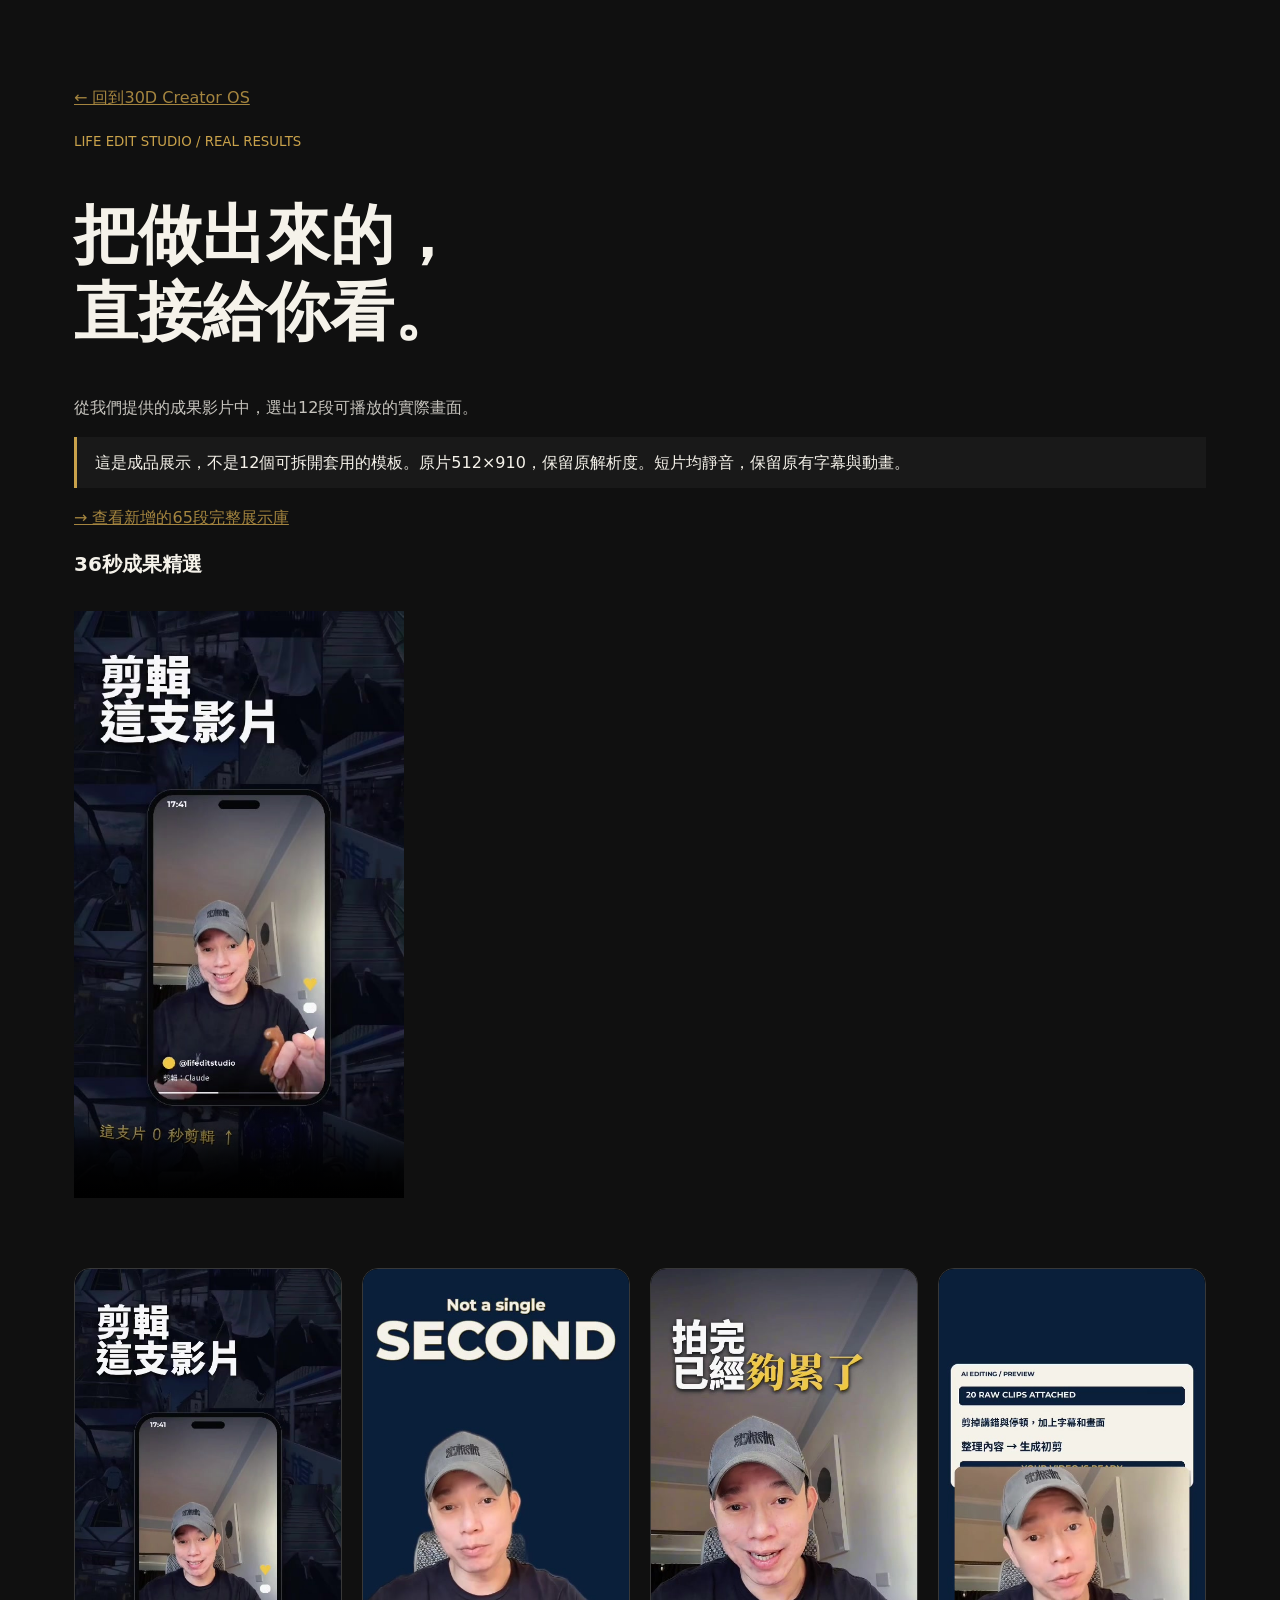
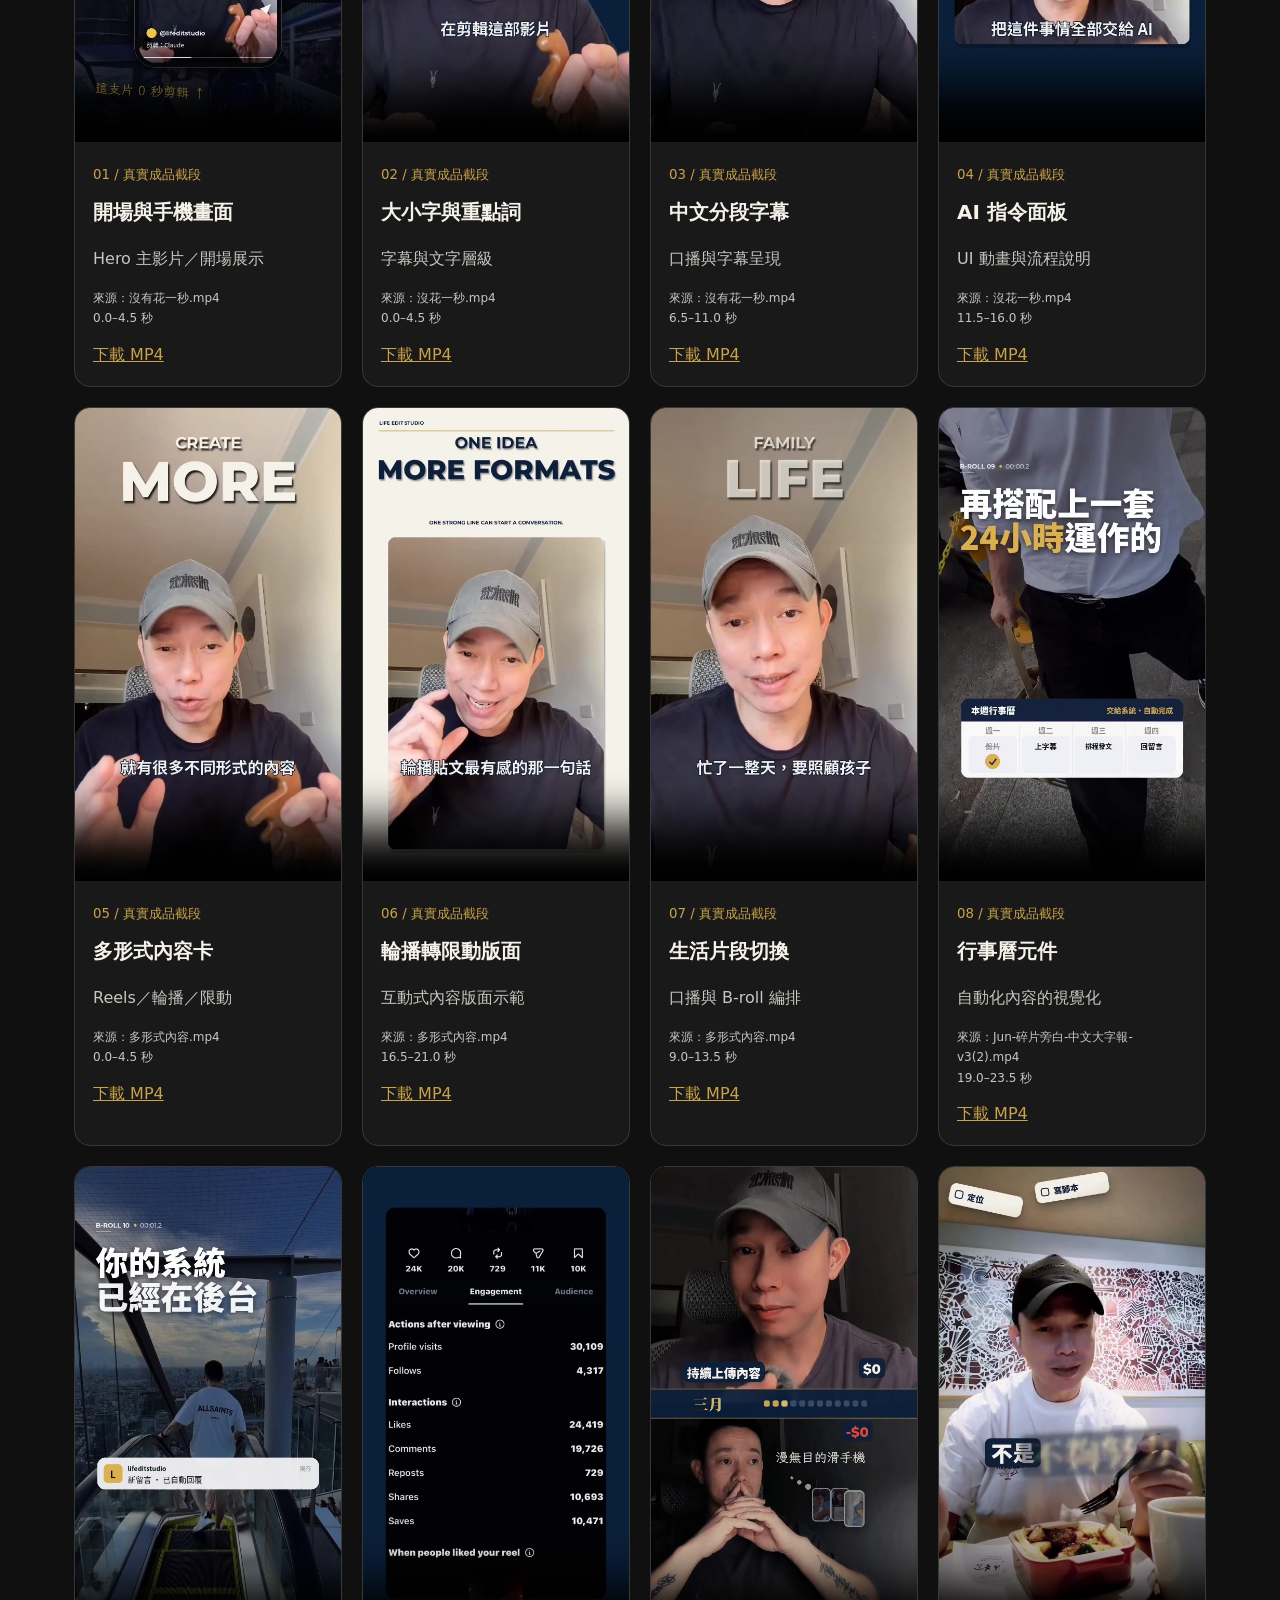
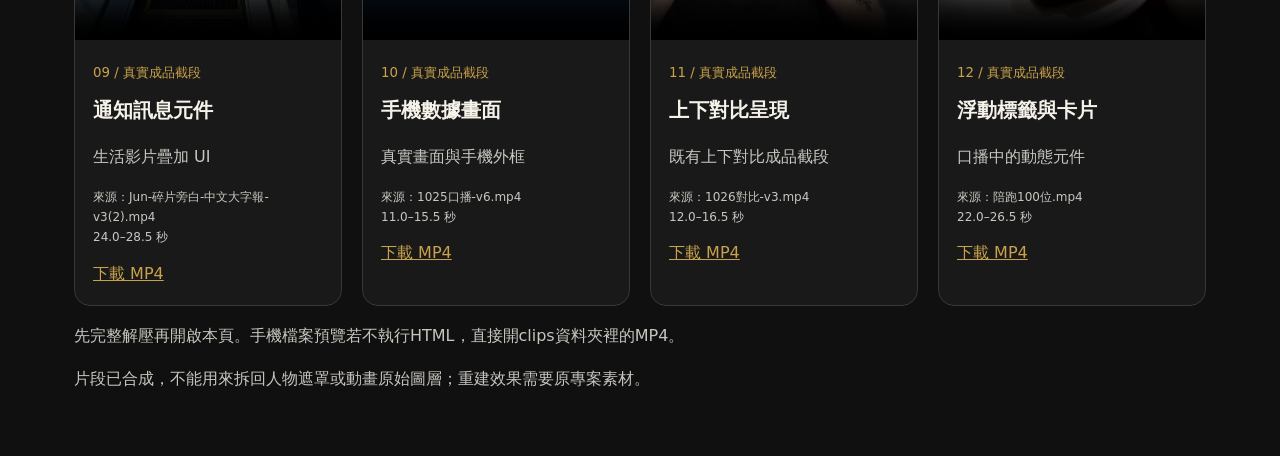
<file: showcase/index.html>
<!doctype html><html lang="zh-Hant"><meta charset="utf-8"><meta name="viewport" content="width=device-width,initial-scale=1"><title>生活製片廠｜真實成果展示</title><style>*{box-sizing:border-box}body{background:#101010;color:#f5f2ea;font:16px/1.7 system-ui;margin:0}main{max-width:1180px;margin:auto;padding:48px 24px}header{padding:20px 0 40px}small,a{color:#c9a24b}h1{font-size:clamp(36px,6vw,64px);line-height:1.2}h2{font-size:20px;margin:8px 0}p{opacity:.8}.grid{display:grid;grid-template-columns:repeat(4,1fr);gap:20px}article{border:1px solid #383838;border-radius:16px;overflow:hidden;background:#191919}video{width:100%;display:block;background:black;aspect-ratio:512/910}article>div{padding:18px}.meta{font-size:12px;overflow-wrap:anywhere}.hero{max-width:330px;margin:30px 0}.notice{border-left:3px solid #c9a24b;padding:12px 18px;background:#191919}@media(max-width:950px){.grid{grid-template-columns:repeat(3,1fr)}}@media(max-width:650px){main{padding:24px 14px}.grid{grid-template-columns:repeat(2,1fr);gap:12px}article>div{padding:12px}}@media(max-width:350px){.grid{grid-template-columns:1fr}}</style><main><header><p><a href="../index.html">← 回到30D Creator OS</a></p><small>LIFE EDIT STUDIO / REAL RESULTS</small><h1>把做出來的，<br>直接給你看。</h1><p>從我們提供的成果影片中，選出12段可播放的實際畫面。</p><div class="notice">這是成品展示，不是12個可拆開套用的模板。原片512×910，保留原解析度。短片均靜音，保留原有字幕與動畫。</div><p><a href="expanded/index.html">→ 查看新增的65段完整展示庫</a></p><h2>36秒成果精選</h2><video class="hero" controls muted playsinline preload="metadata" poster="posters/01.jpg" src="Jun_Results_36s.mp4"></video></header><section class="grid"><article><video controls muted loop playsinline preload="none" poster="posters/01.jpg" src="clips/01.mp4"></video><div><small>01 / 真實成品截段</small><h2>開場與手機畫面</h2><p>Hero 主影片／開場展示</p><p class="meta">來源：沒有花一秒.mp4<br>0.0–4.5 秒</p><a href="clips/01.mp4" download>下載 MP4</a></div></article><article><video controls muted loop playsinline preload="none" poster="posters/02.jpg" src="clips/02.mp4"></video><div><small>02 / 真實成品截段</small><h2>大小字與重點詞</h2><p>字幕與文字層級</p><p class="meta">來源：沒花一秒.mp4<br>0.0–4.5 秒</p><a href="clips/02.mp4" download>下載 MP4</a></div></article><article><video controls muted loop playsinline preload="none" poster="posters/03.jpg" src="clips/03.mp4"></video><div><small>03 / 真實成品截段</small><h2>中文分段字幕</h2><p>口播與字幕呈現</p><p class="meta">來源：沒有花一秒.mp4<br>6.5–11.0 秒</p><a href="clips/03.mp4" download>下載 MP4</a></div></article><article><video controls muted loop playsinline preload="none" poster="posters/04.jpg" src="clips/04.mp4"></video><div><small>04 / 真實成品截段</small><h2>AI 指令面板</h2><p>UI 動畫與流程說明</p><p class="meta">來源：沒花一秒.mp4<br>11.5–16.0 秒</p><a href="clips/04.mp4" download>下載 MP4</a></div></article><article><video controls muted loop playsinline preload="none" poster="posters/05.jpg" src="clips/05.mp4"></video><div><small>05 / 真實成品截段</small><h2>多形式內容卡</h2><p>Reels／輪播／限動</p><p class="meta">來源：多形式內容.mp4<br>0.0–4.5 秒</p><a href="clips/05.mp4" download>下載 MP4</a></div></article><article><video controls muted loop playsinline preload="none" poster="posters/06.jpg" src="clips/06.mp4"></video><div><small>06 / 真實成品截段</small><h2>輪播轉限動版面</h2><p>互動式內容版面示範</p><p class="meta">來源：多形式內容.mp4<br>16.5–21.0 秒</p><a href="clips/06.mp4" download>下載 MP4</a></div></article><article><video controls muted loop playsinline preload="none" poster="posters/07.jpg" src="clips/07.mp4"></video><div><small>07 / 真實成品截段</small><h2>生活片段切換</h2><p>口播與 B-roll 編排</p><p class="meta">來源：多形式內容.mp4<br>9.0–13.5 秒</p><a href="clips/07.mp4" download>下載 MP4</a></div></article><article><video controls muted loop playsinline preload="none" poster="posters/08.jpg" src="clips/08.mp4"></video><div><small>08 / 真實成品截段</small><h2>行事曆元件</h2><p>自動化內容的視覺化</p><p class="meta">來源：Jun-碎片旁白-中文大字報-v3(2).mp4<br>19.0–23.5 秒</p><a href="clips/08.mp4" download>下載 MP4</a></div></article><article><video controls muted loop playsinline preload="none" poster="posters/09.jpg" src="clips/09.mp4"></video><div><small>09 / 真實成品截段</small><h2>通知訊息元件</h2><p>生活影片疊加 UI</p><p class="meta">來源：Jun-碎片旁白-中文大字報-v3(2).mp4<br>24.0–28.5 秒</p><a href="clips/09.mp4" download>下載 MP4</a></div></article><article><video controls muted loop playsinline preload="none" poster="posters/10.jpg" src="clips/10.mp4"></video><div><small>10 / 真實成品截段</small><h2>手機數據畫面</h2><p>真實畫面與手機外框</p><p class="meta">來源：1025口播-v6.mp4<br>11.0–15.5 秒</p><a href="clips/10.mp4" download>下載 MP4</a></div></article><article><video controls muted loop playsinline preload="none" poster="posters/11.jpg" src="clips/11.mp4"></video><div><small>11 / 真實成品截段</small><h2>上下對比呈現</h2><p>既有上下對比成品截段</p><p class="meta">來源：1026對比-v3.mp4<br>12.0–16.5 秒</p><a href="clips/11.mp4" download>下載 MP4</a></div></article><article><video controls muted loop playsinline preload="none" poster="posters/12.jpg" src="clips/12.mp4"></video><div><small>12 / 真實成品截段</small><h2>浮動標籤與卡片</h2><p>口播中的動態元件</p><p class="meta">來源：陪跑100位.mp4<br>22.0–26.5 秒</p><a href="clips/12.mp4" download>下載 MP4</a></div></article></section><footer><p>先完整解壓再開啟本頁。手機檔案預覽若不執行HTML，直接開clips資料夾裡的MP4。</p><p>片段已合成，不能用來拆回人物遮罩或動畫原始圖層；重建效果需要原專案素材。</p></footer></main><script>document.querySelectorAll('video').forEach(v=>v.addEventListener('play',()=>document.querySelectorAll('video').forEach(o=>{if(o!==v)o.pause()})));</script></html>
</file>
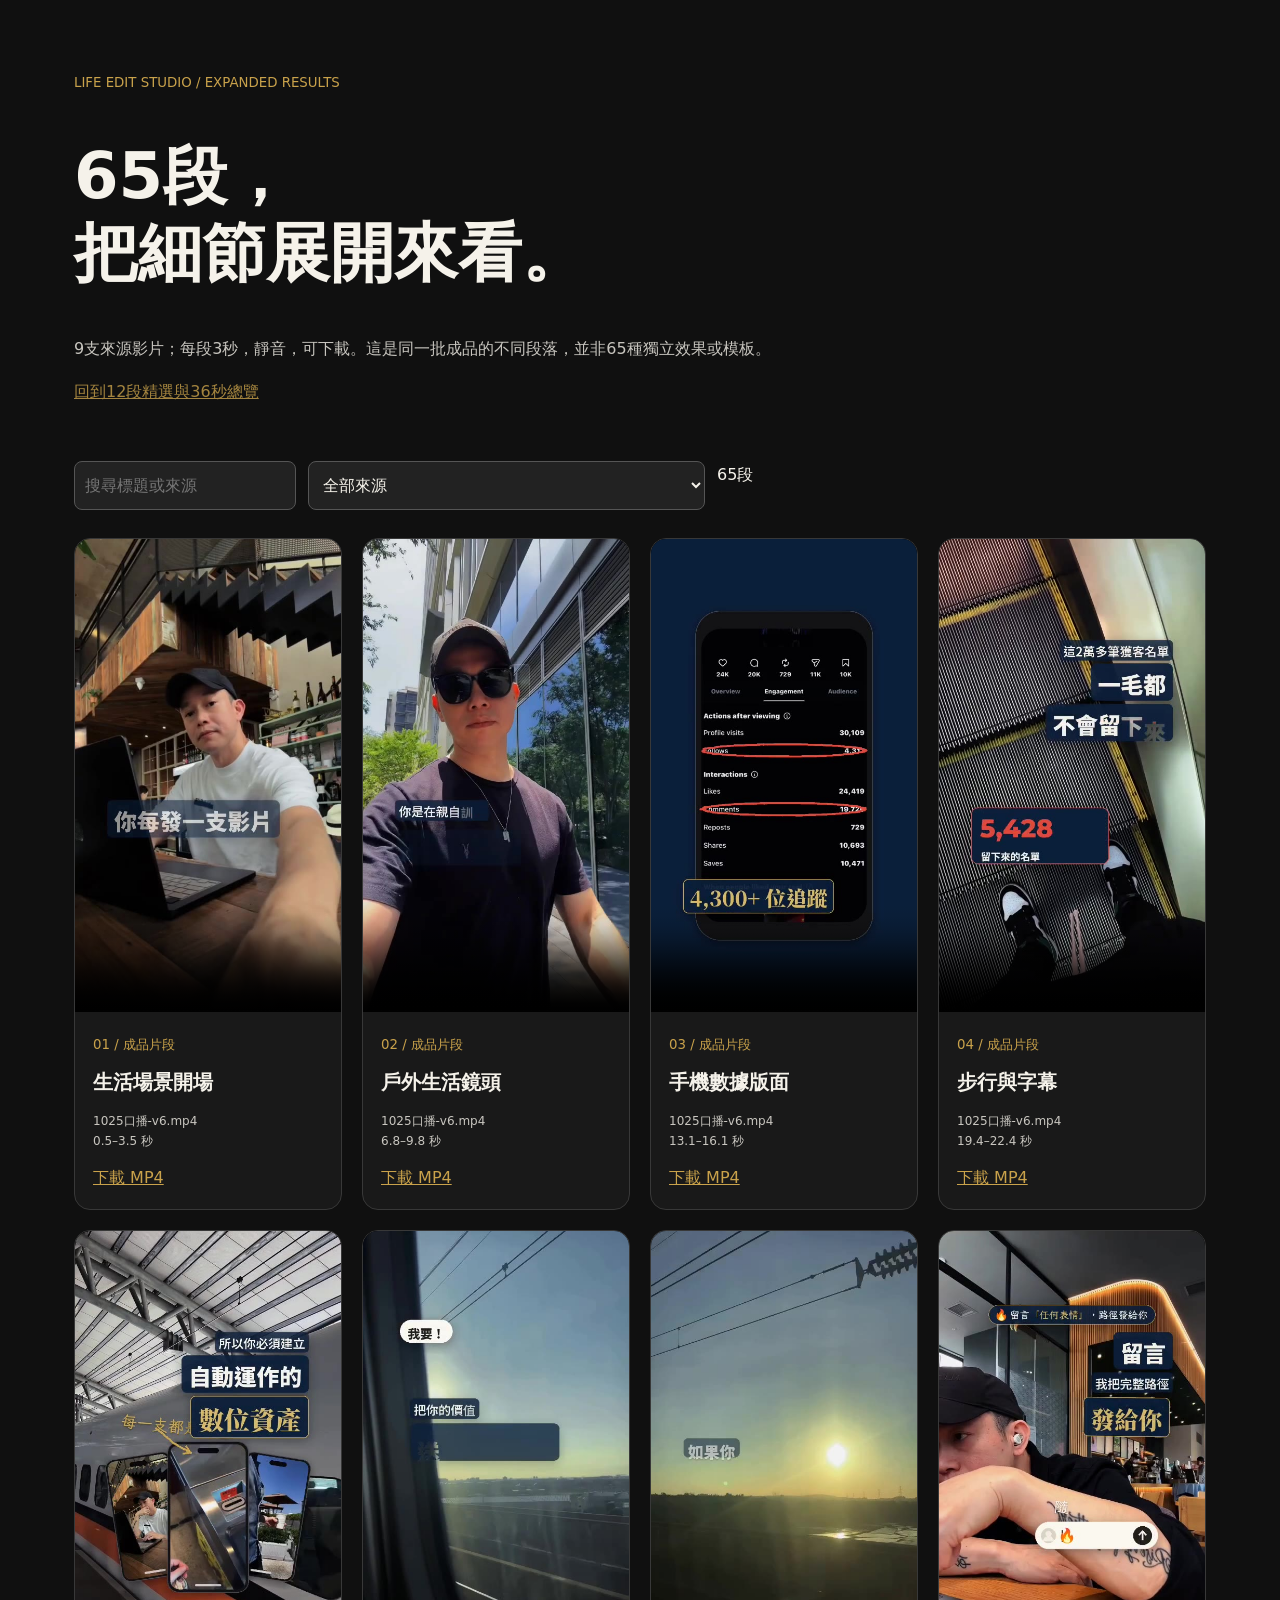
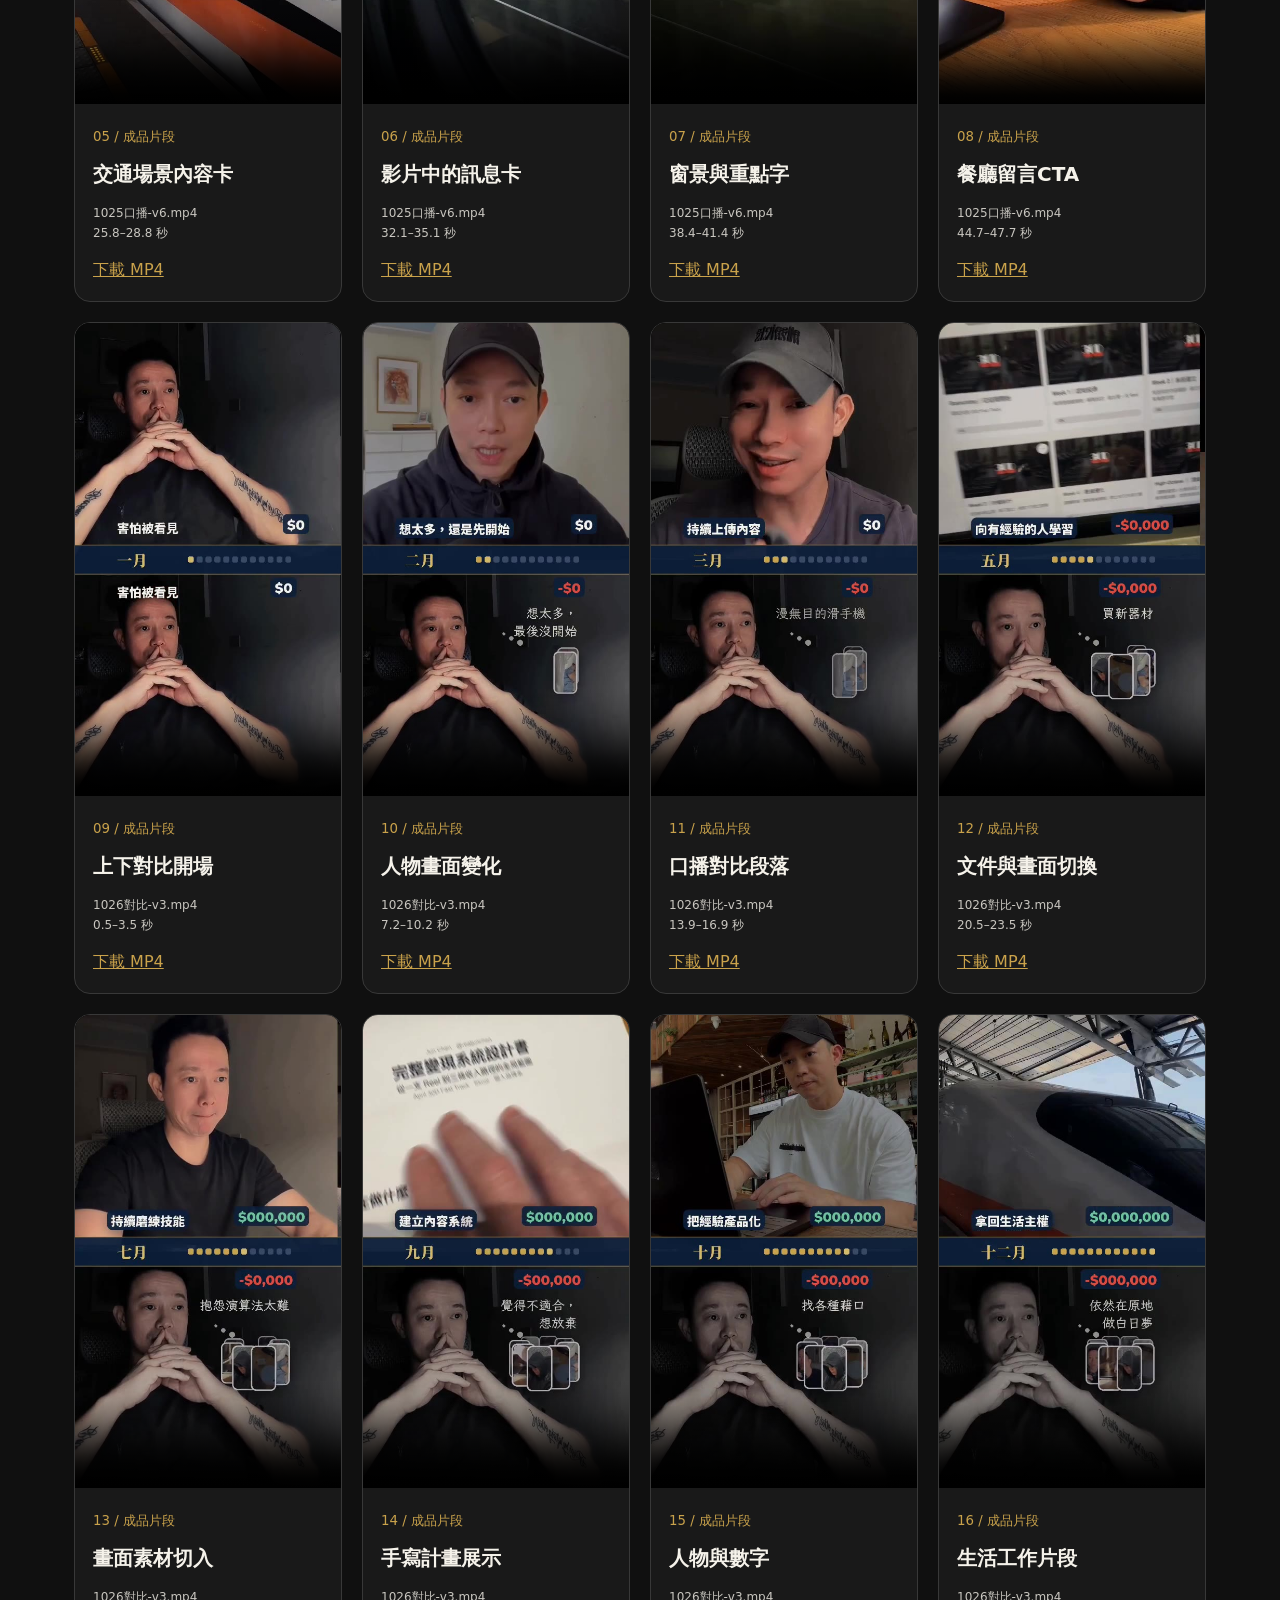
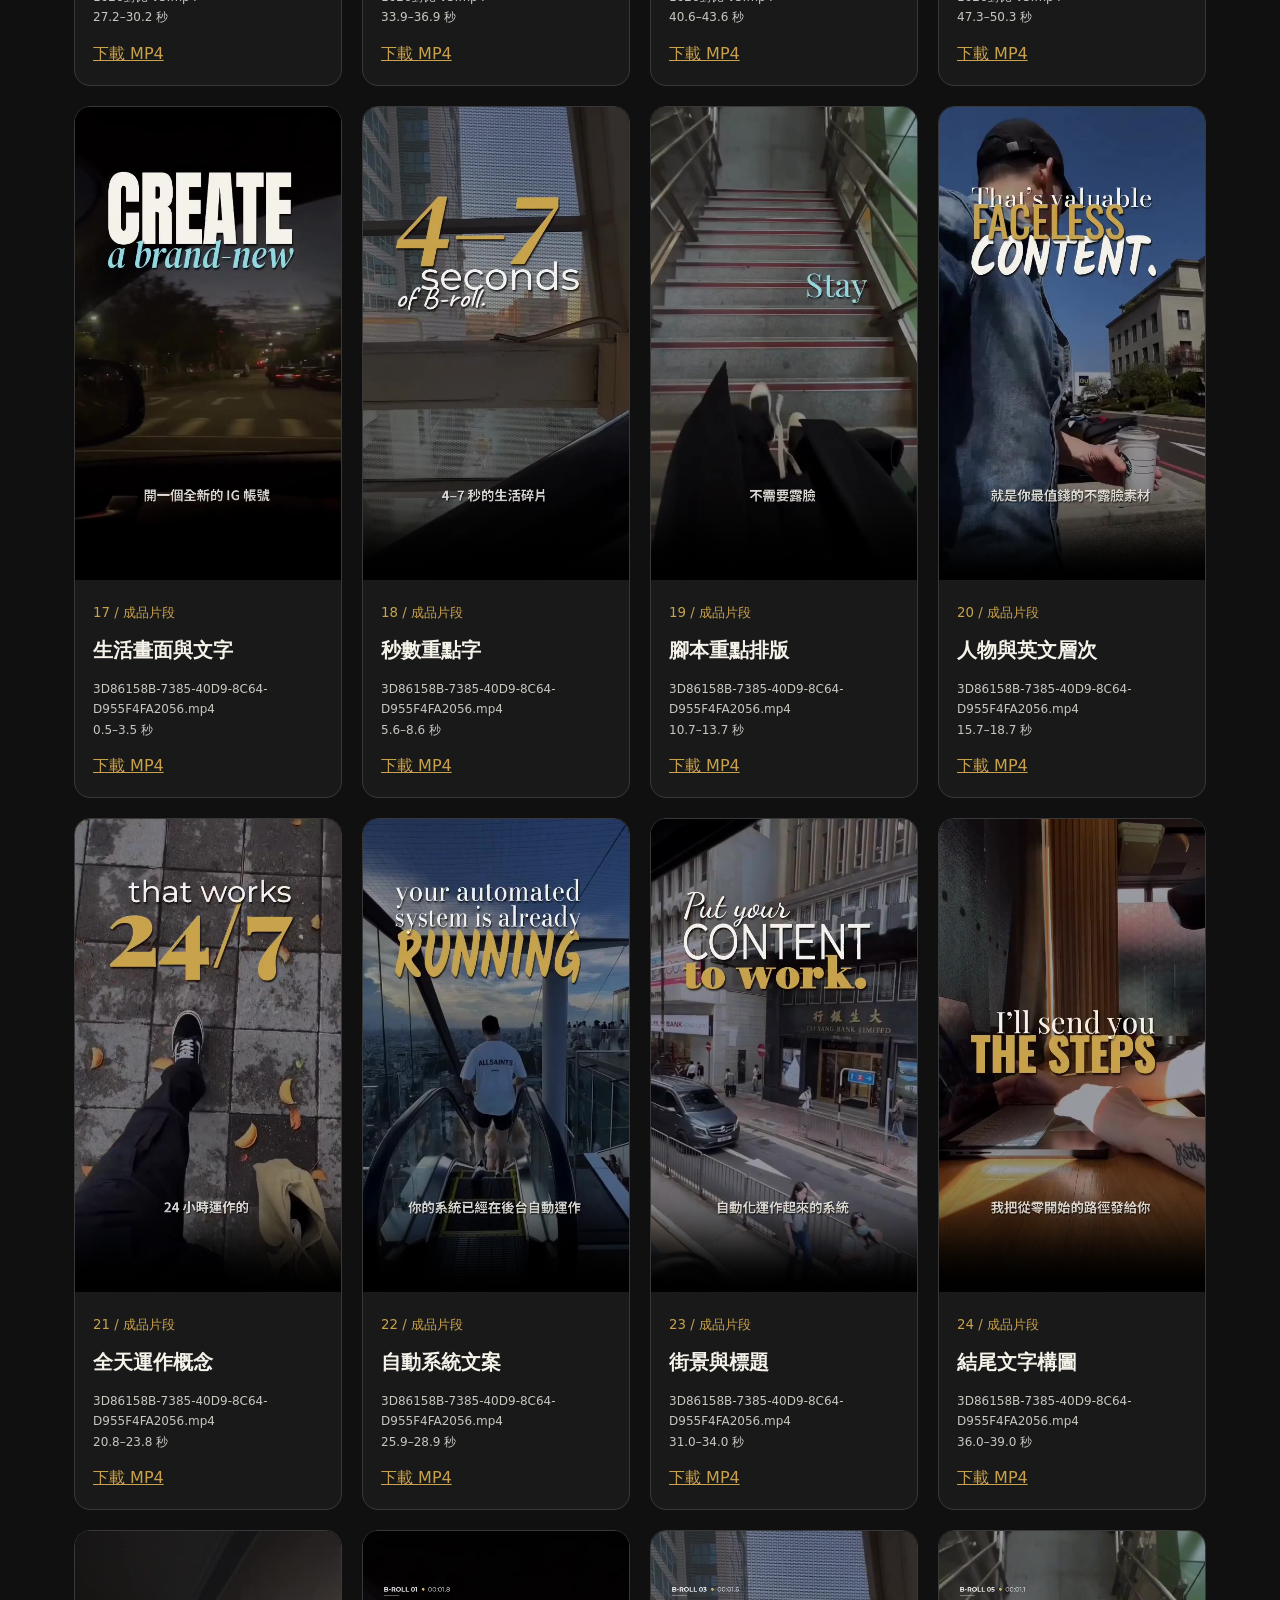
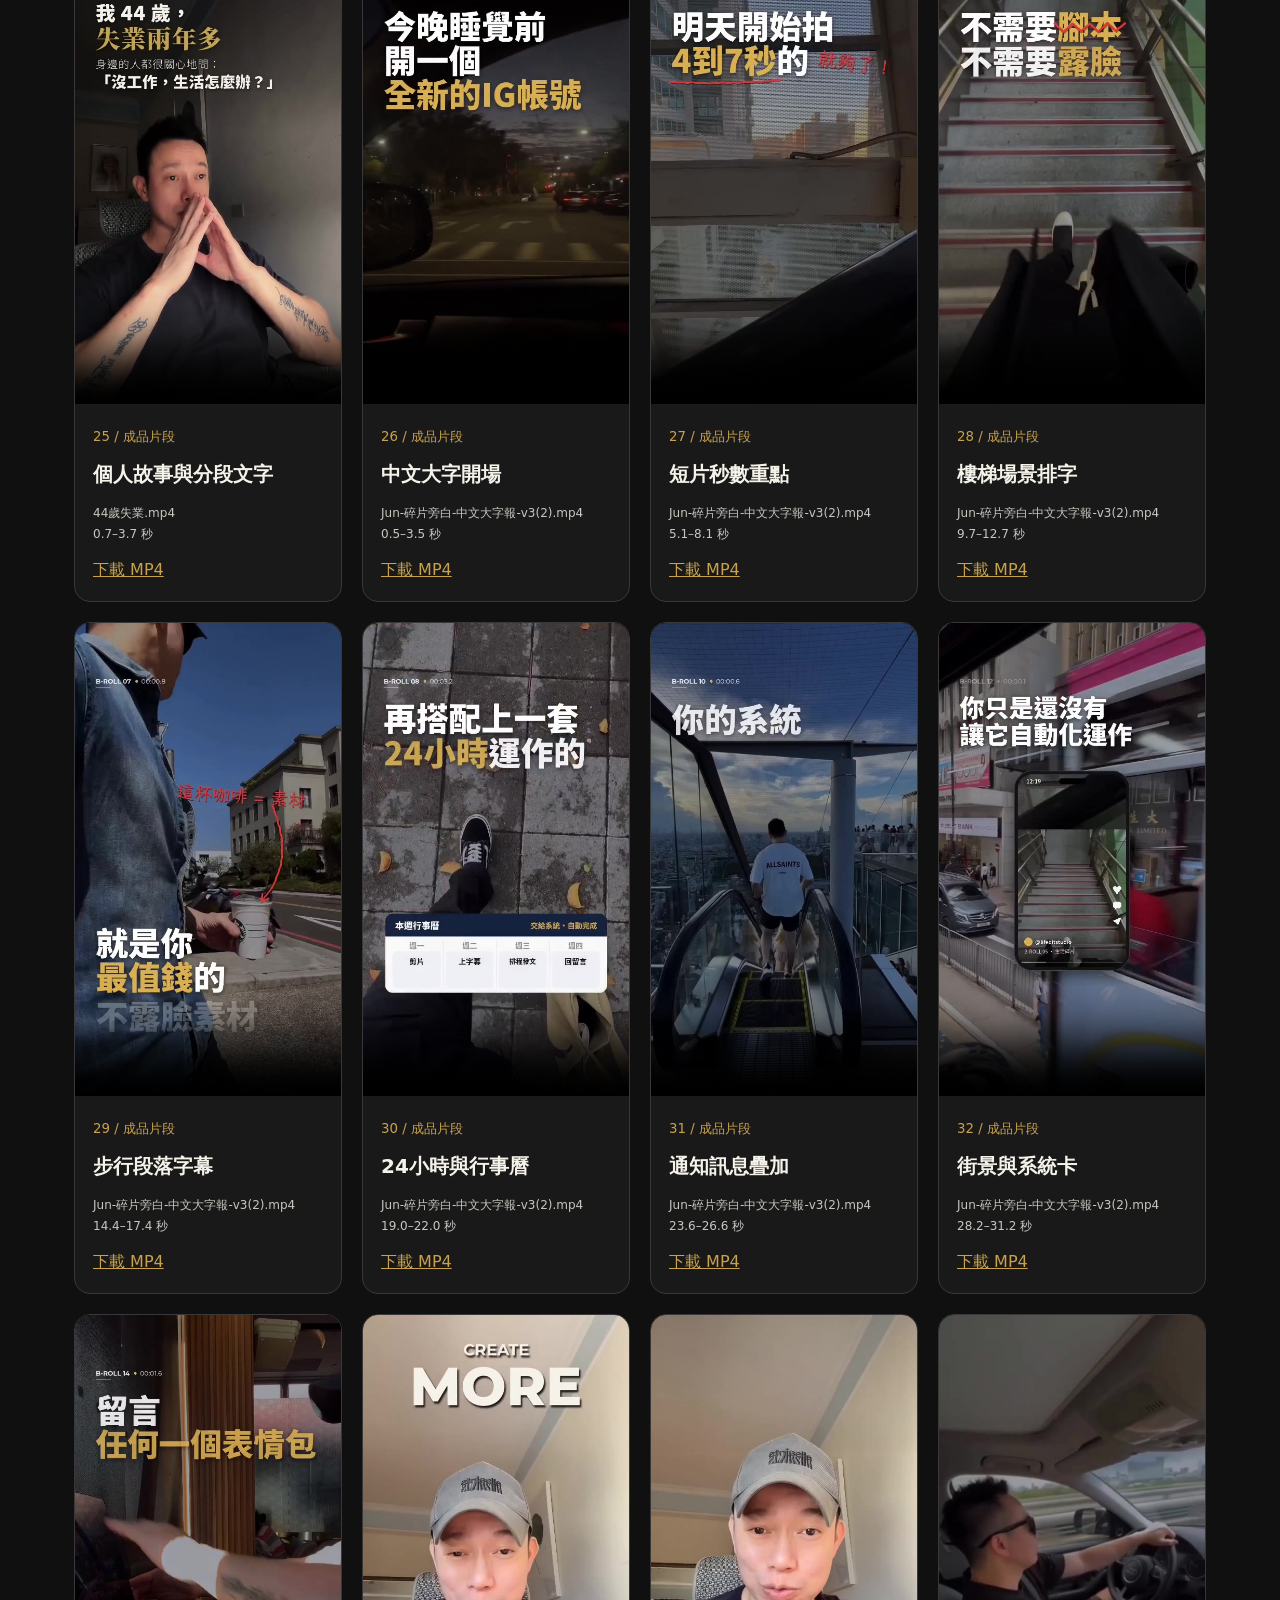
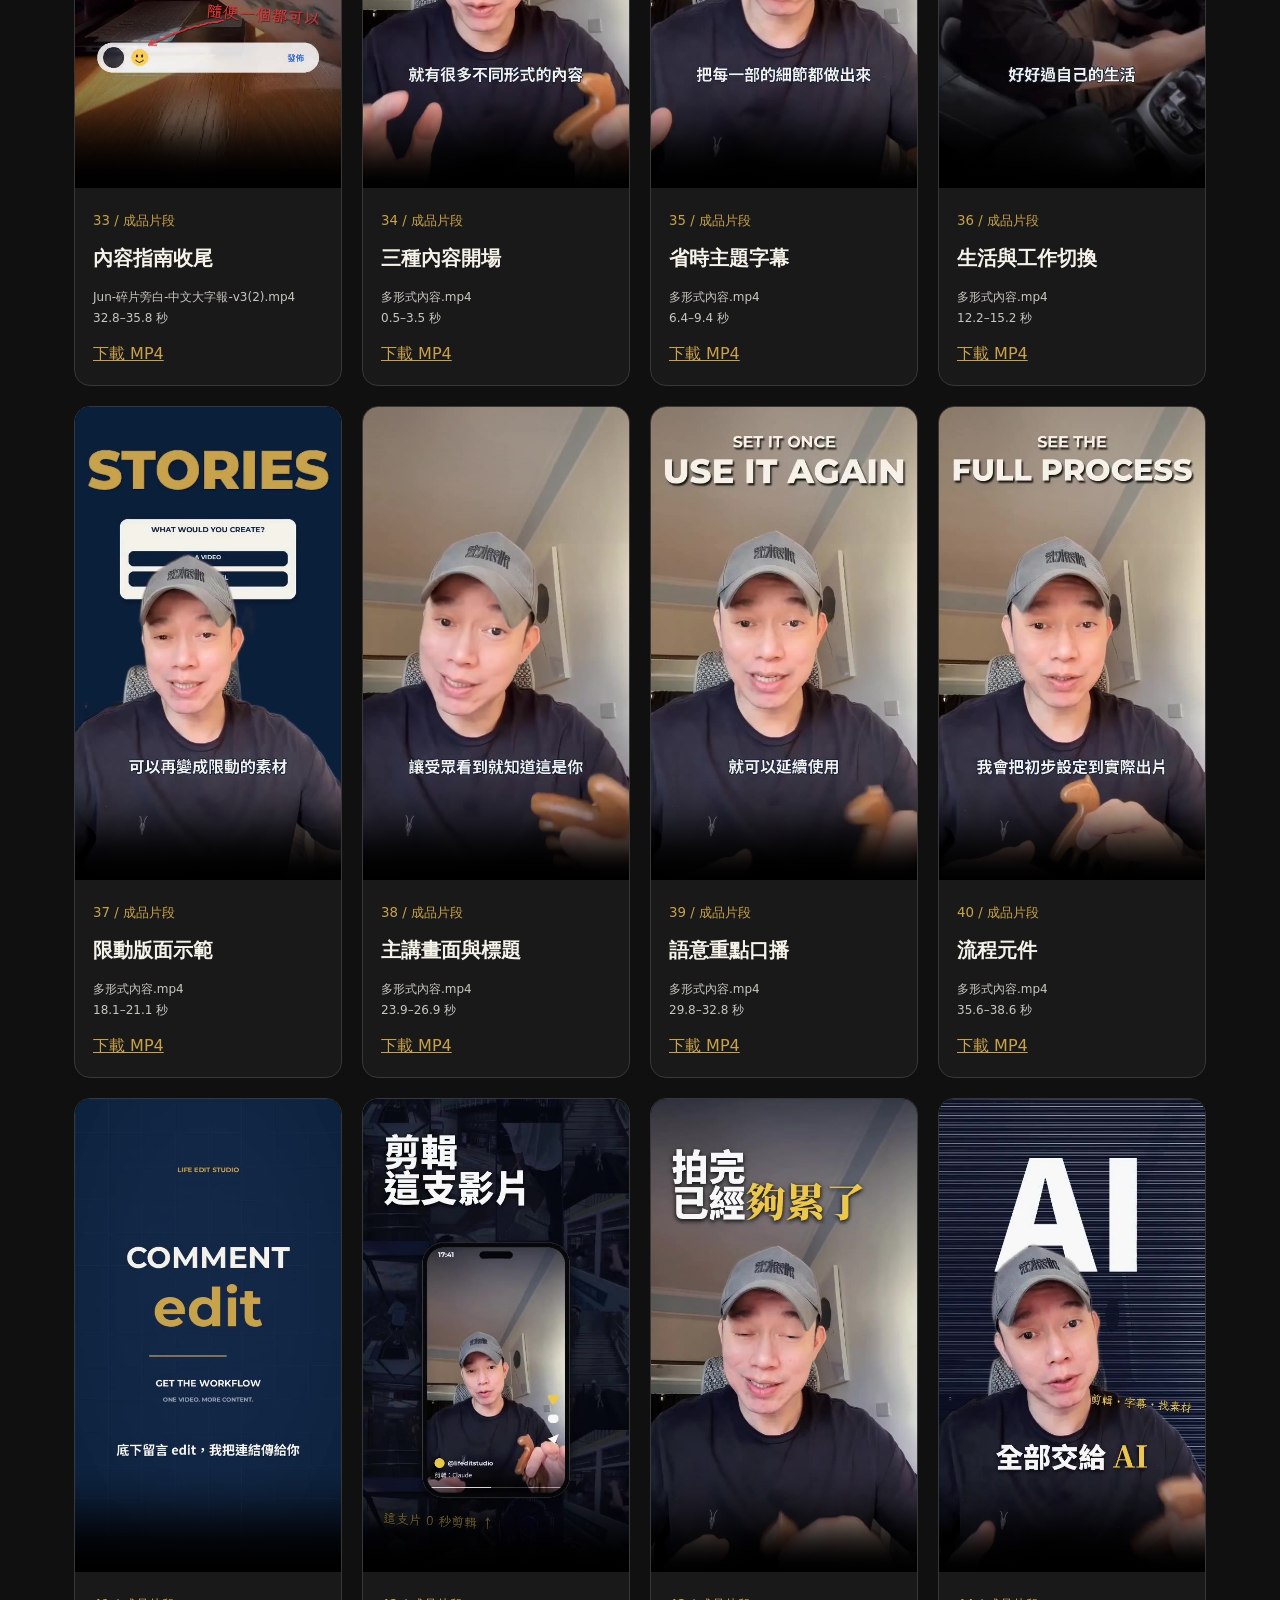
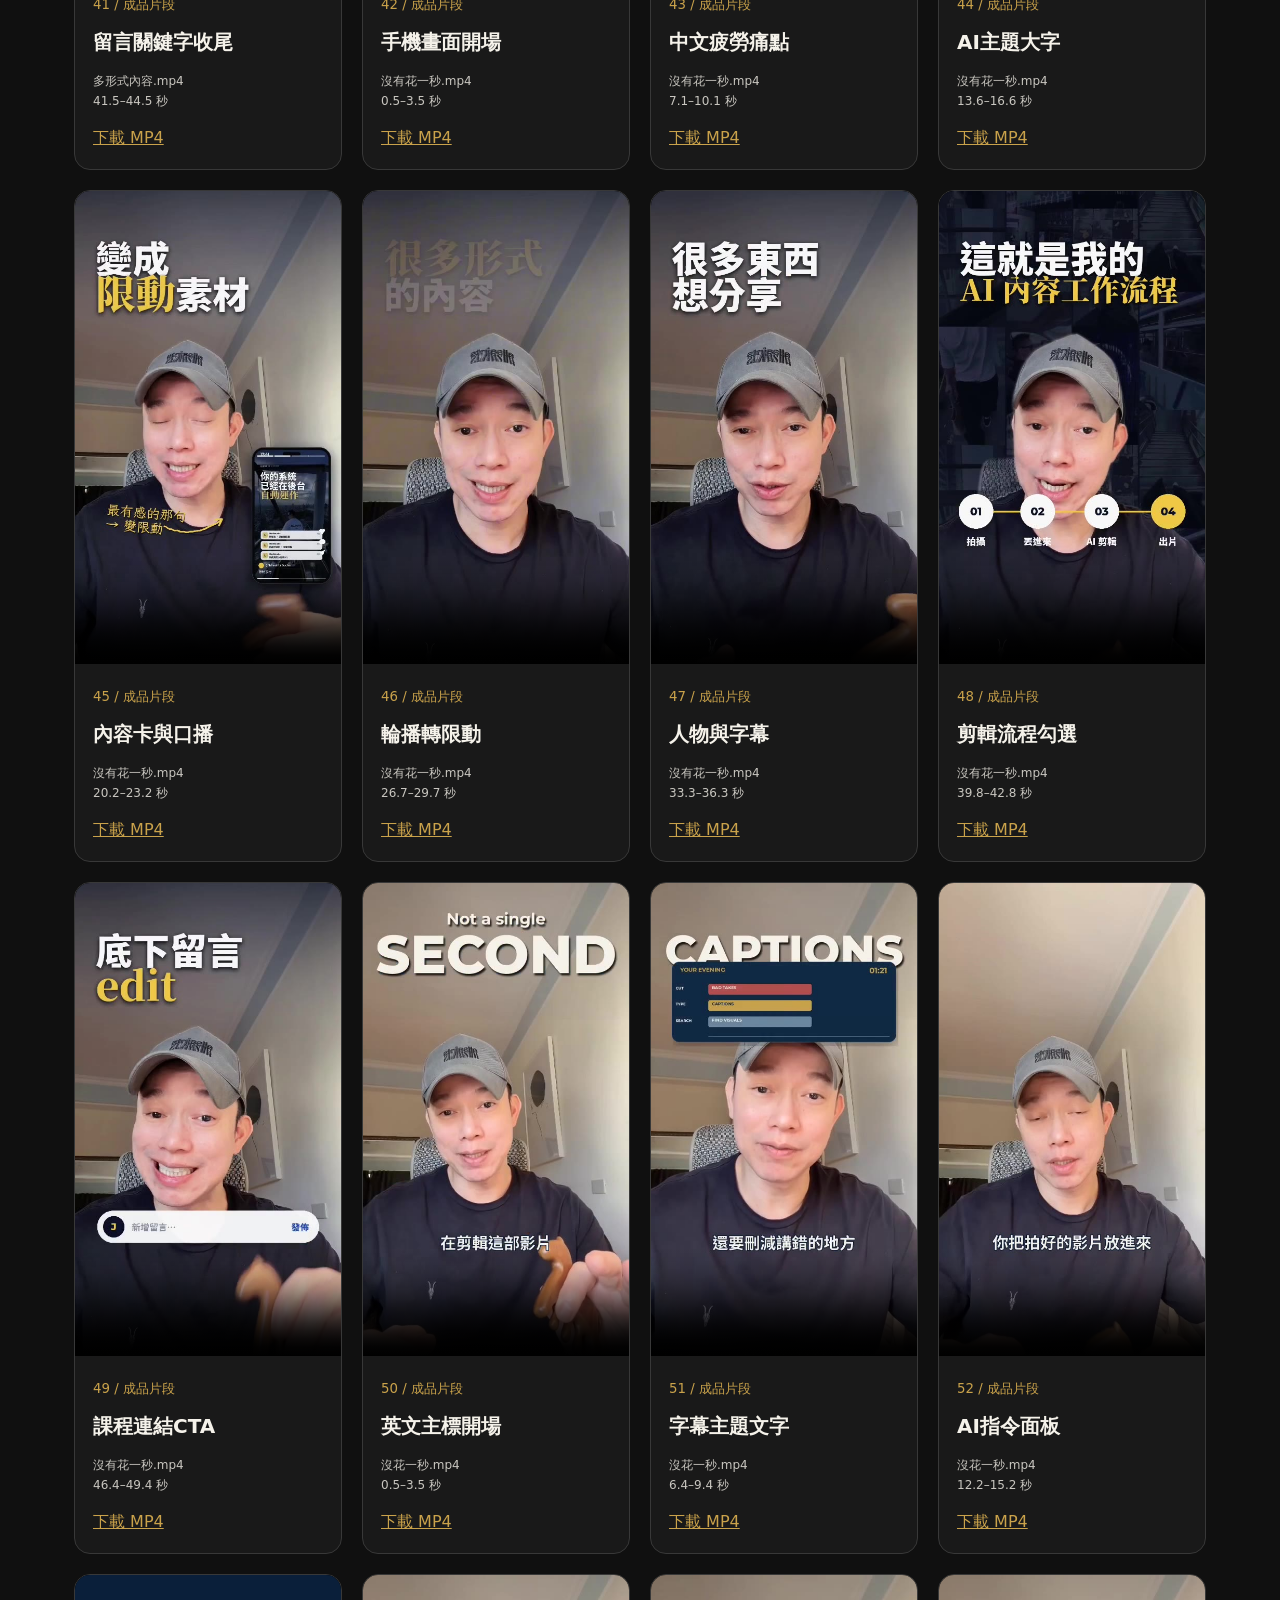
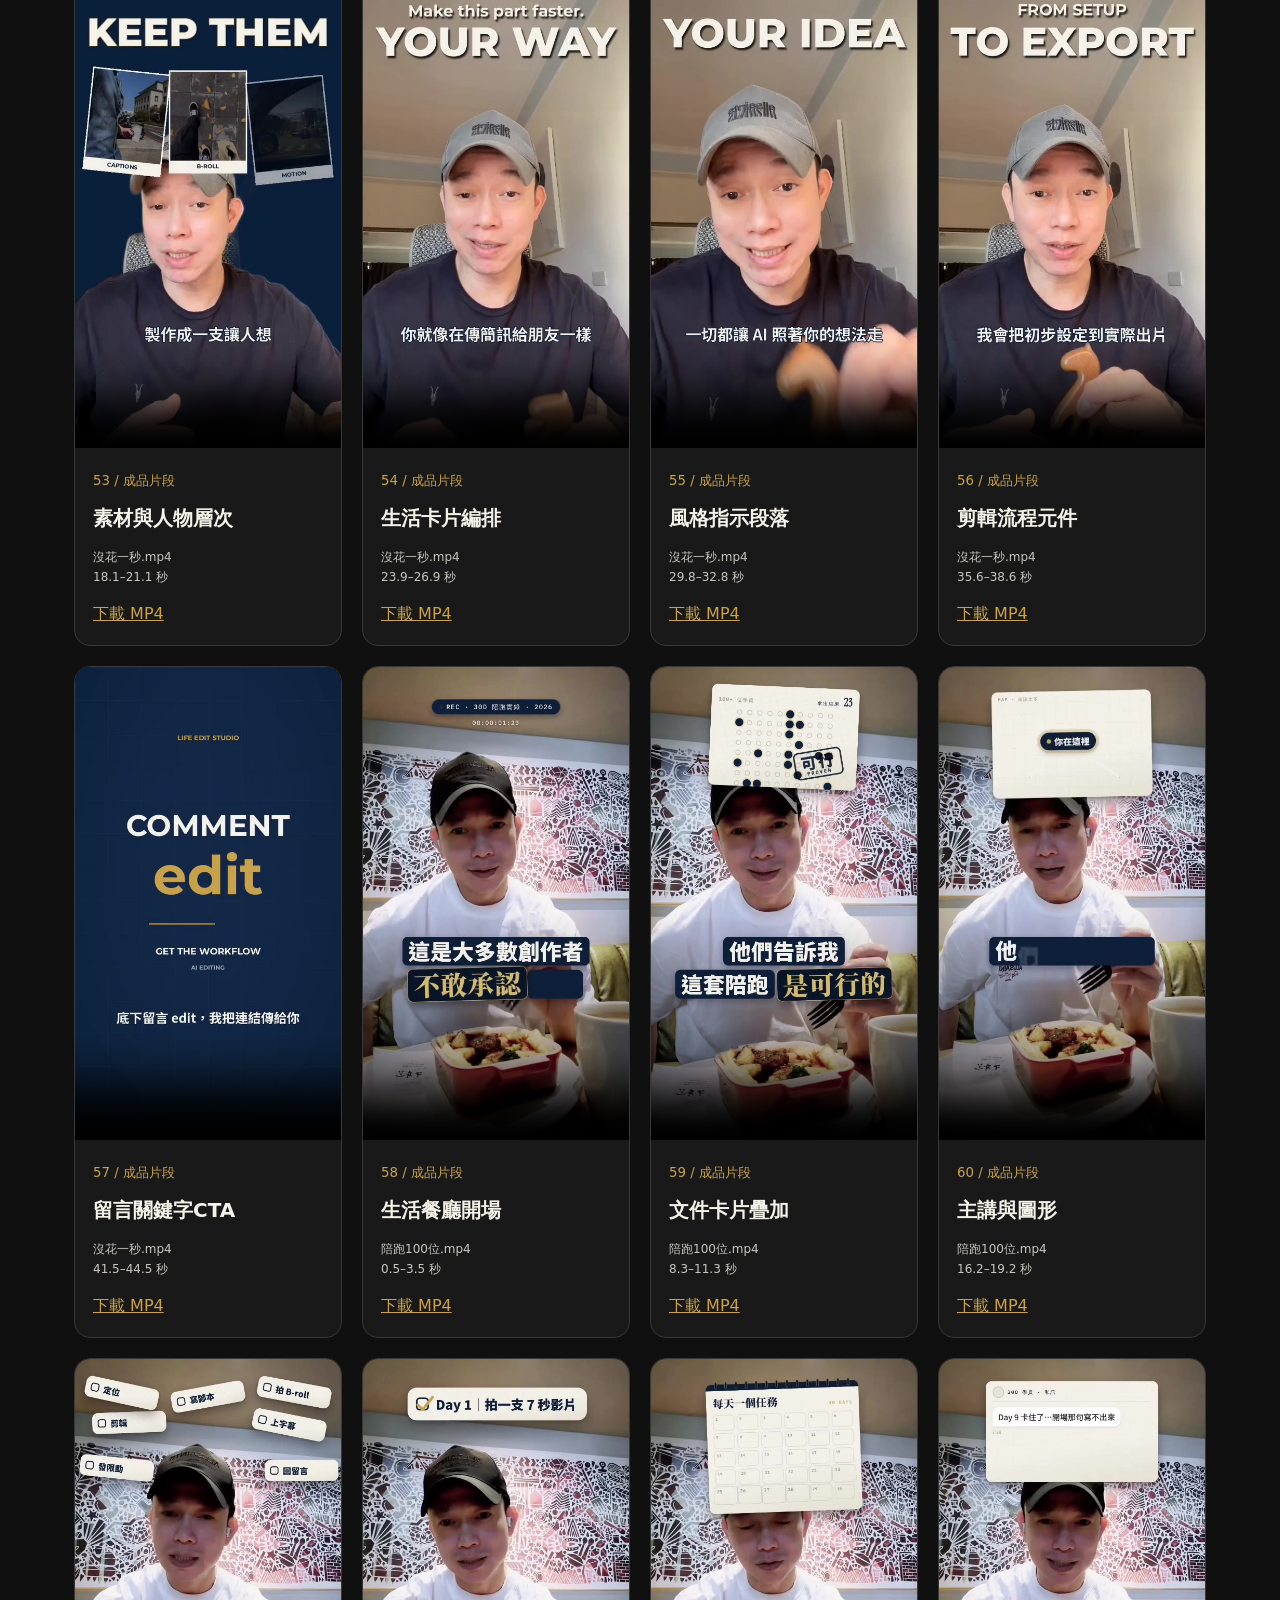
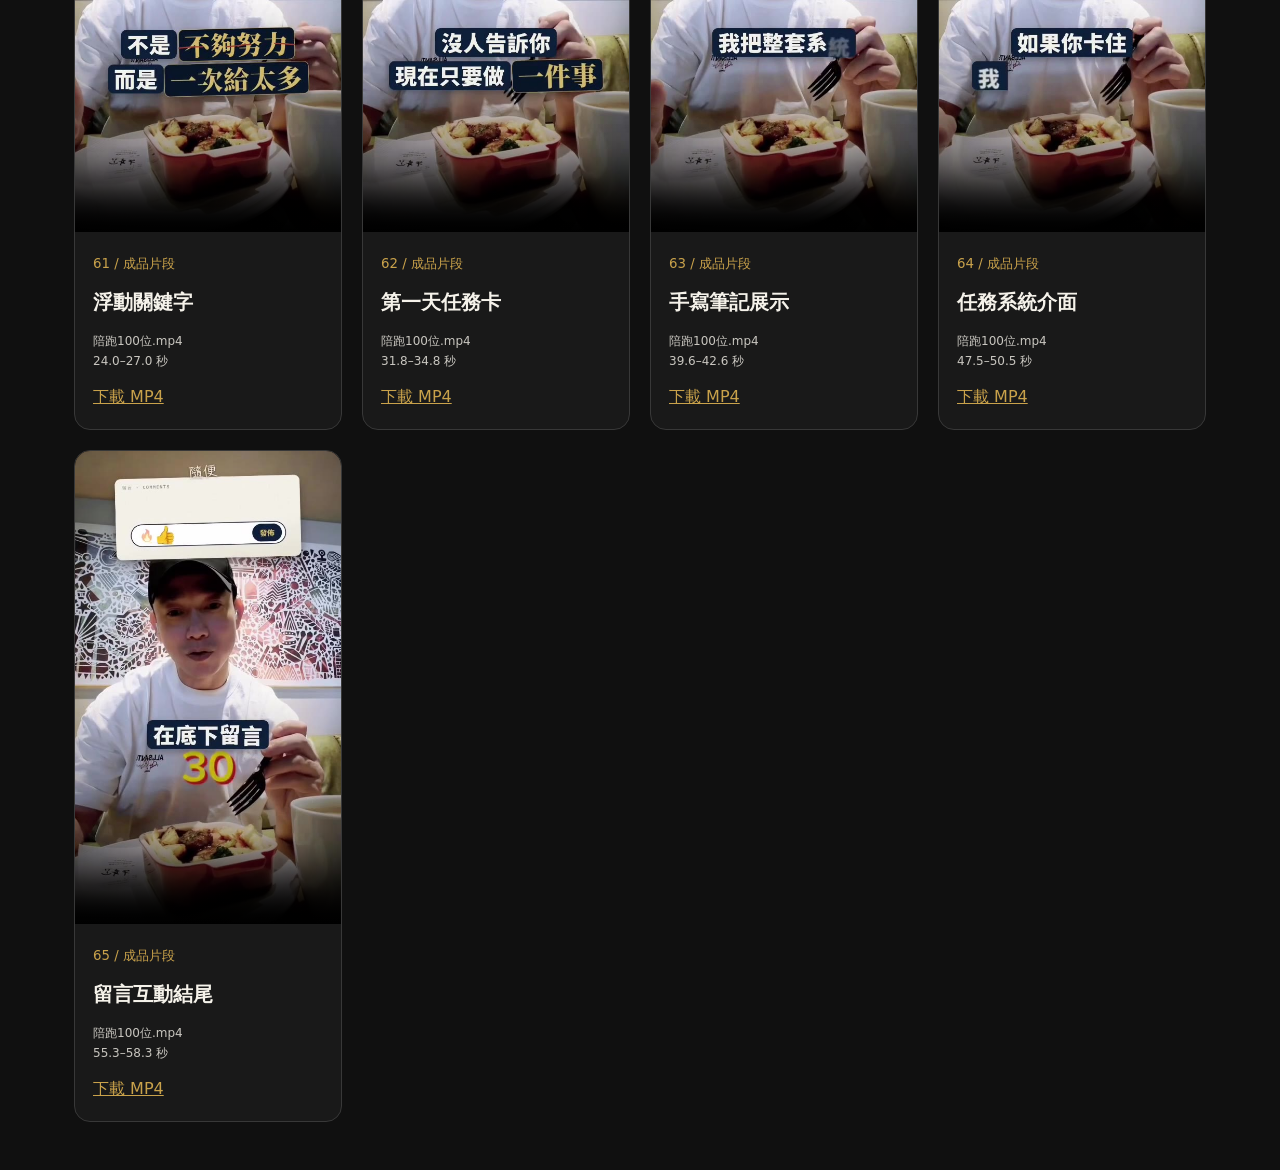
<file: showcase/expanded/index.html>
<!doctype html><html lang="zh-Hant"><meta charset="utf-8"><meta name="viewport" content="width=device-width,initial-scale=1"><title>65段真實成果展示</title><style>*{box-sizing:border-box}body{background:#101010;color:#f5f2ea;font:16px/1.7 system-ui;margin:0}main{max-width:1180px;margin:auto;padding:48px 24px}header{padding:20px 0 40px}small,a{color:#c9a24b}h1{font-size:clamp(36px,6vw,64px);line-height:1.2}h2{font-size:20px;margin:8px 0}p{opacity:.8}.grid{display:grid;grid-template-columns:repeat(4,1fr);gap:20px}article{border:1px solid #383838;border-radius:16px;overflow:hidden;background:#191919}video{width:100%;display:block;background:black;aspect-ratio:512/910}article>div{padding:18px}.meta{font-size:12px;overflow-wrap:anywhere}.hero{max-width:330px;margin:30px 0}.notice{border-left:3px solid #c9a24b;padding:12px 18px;background:#191919}@media(max-width:950px){.grid{grid-template-columns:repeat(3,1fr)}}@media(max-width:650px){main{padding:24px 14px}.grid{grid-template-columns:repeat(2,1fr);gap:12px}article>div{padding:12px}}@media(max-width:350px){.grid{grid-template-columns:1fr}}</style><style>[hidden]{display:none!important}select,input{font:inherit;padding:10px;background:#222;color:#f5f2ea;border:1px solid #555;border-radius:8px;max-width:100%}.tools{display:flex;gap:12px;flex-wrap:wrap;margin-bottom:28px}</style><main><header><small>LIFE EDIT STUDIO / EXPANDED RESULTS</small><h1>65段，<br>把細節展開來看。</h1><p>9支來源影片；每段3秒，靜音，可下載。這是同一批成品的不同段落，並非65種獨立效果或模板。</p><p><a href="../index.html">回到12段精選與36秒總覽</a></p></header><div class="tools"><input id="search" aria-label="搜尋片段" placeholder="搜尋標題或來源"><select id="group" aria-label="來源分類"><option value="all">全部來源</option><option>1025口播-v6</option><option>1026對比-v3</option><option>3D86158B-7385-40D9-8C64-D955F4FA2056</option><option>44歲失業</option><option>Jun-碎片旁白-中文大字報-v3(2)</option><option>多形式內容</option><option>沒有花一秒</option><option>沒花一秒</option><option>陪跑100位</option></select><span id="count">65段</span></div><section class="grid"><article data-group="1025口播-v6" data-search="生活場景開場1025口播-v6.mp4"><video controls muted loop playsinline preload="none" poster="posters/01.jpg" src="clips/01.mp4"></video><div><small>01 / 成品片段</small><h2>生活場景開場</h2><p class="meta">1025口播-v6.mp4<br>0.5–3.5 秒</p><a href="clips/01.mp4" download>下載 MP4</a></div></article><article data-group="1025口播-v6" data-search="戶外生活鏡頭1025口播-v6.mp4"><video controls muted loop playsinline preload="none" poster="posters/02.jpg" src="clips/02.mp4"></video><div><small>02 / 成品片段</small><h2>戶外生活鏡頭</h2><p class="meta">1025口播-v6.mp4<br>6.8–9.8 秒</p><a href="clips/02.mp4" download>下載 MP4</a></div></article><article data-group="1025口播-v6" data-search="手機數據版面1025口播-v6.mp4"><video controls muted loop playsinline preload="none" poster="posters/03.jpg" src="clips/03.mp4"></video><div><small>03 / 成品片段</small><h2>手機數據版面</h2><p class="meta">1025口播-v6.mp4<br>13.1–16.1 秒</p><a href="clips/03.mp4" download>下載 MP4</a></div></article><article data-group="1025口播-v6" data-search="步行與字幕1025口播-v6.mp4"><video controls muted loop playsinline preload="none" poster="posters/04.jpg" src="clips/04.mp4"></video><div><small>04 / 成品片段</small><h2>步行與字幕</h2><p class="meta">1025口播-v6.mp4<br>19.4–22.4 秒</p><a href="clips/04.mp4" download>下載 MP4</a></div></article><article data-group="1025口播-v6" data-search="交通場景內容卡1025口播-v6.mp4"><video controls muted loop playsinline preload="none" poster="posters/05.jpg" src="clips/05.mp4"></video><div><small>05 / 成品片段</small><h2>交通場景內容卡</h2><p class="meta">1025口播-v6.mp4<br>25.8–28.8 秒</p><a href="clips/05.mp4" download>下載 MP4</a></div></article><article data-group="1025口播-v6" data-search="影片中的訊息卡1025口播-v6.mp4"><video controls muted loop playsinline preload="none" poster="posters/06.jpg" src="clips/06.mp4"></video><div><small>06 / 成品片段</small><h2>影片中的訊息卡</h2><p class="meta">1025口播-v6.mp4<br>32.1–35.1 秒</p><a href="clips/06.mp4" download>下載 MP4</a></div></article><article data-group="1025口播-v6" data-search="窗景與重點字1025口播-v6.mp4"><video controls muted loop playsinline preload="none" poster="posters/07.jpg" src="clips/07.mp4"></video><div><small>07 / 成品片段</small><h2>窗景與重點字</h2><p class="meta">1025口播-v6.mp4<br>38.4–41.4 秒</p><a href="clips/07.mp4" download>下載 MP4</a></div></article><article data-group="1025口播-v6" data-search="餐廳留言CTA1025口播-v6.mp4"><video controls muted loop playsinline preload="none" poster="posters/08.jpg" src="clips/08.mp4"></video><div><small>08 / 成品片段</small><h2>餐廳留言CTA</h2><p class="meta">1025口播-v6.mp4<br>44.7–47.7 秒</p><a href="clips/08.mp4" download>下載 MP4</a></div></article><article data-group="1026對比-v3" data-search="上下對比開場1026對比-v3.mp4"><video controls muted loop playsinline preload="none" poster="posters/09.jpg" src="clips/09.mp4"></video><div><small>09 / 成品片段</small><h2>上下對比開場</h2><p class="meta">1026對比-v3.mp4<br>0.5–3.5 秒</p><a href="clips/09.mp4" download>下載 MP4</a></div></article><article data-group="1026對比-v3" data-search="人物畫面變化1026對比-v3.mp4"><video controls muted loop playsinline preload="none" poster="posters/10.jpg" src="clips/10.mp4"></video><div><small>10 / 成品片段</small><h2>人物畫面變化</h2><p class="meta">1026對比-v3.mp4<br>7.2–10.2 秒</p><a href="clips/10.mp4" download>下載 MP4</a></div></article><article data-group="1026對比-v3" data-search="口播對比段落1026對比-v3.mp4"><video controls muted loop playsinline preload="none" poster="posters/11.jpg" src="clips/11.mp4"></video><div><small>11 / 成品片段</small><h2>口播對比段落</h2><p class="meta">1026對比-v3.mp4<br>13.9–16.9 秒</p><a href="clips/11.mp4" download>下載 MP4</a></div></article><article data-group="1026對比-v3" data-search="文件與畫面切換1026對比-v3.mp4"><video controls muted loop playsinline preload="none" poster="posters/12.jpg" src="clips/12.mp4"></video><div><small>12 / 成品片段</small><h2>文件與畫面切換</h2><p class="meta">1026對比-v3.mp4<br>20.5–23.5 秒</p><a href="clips/12.mp4" download>下載 MP4</a></div></article><article data-group="1026對比-v3" data-search="畫面素材切入1026對比-v3.mp4"><video controls muted loop playsinline preload="none" poster="posters/13.jpg" src="clips/13.mp4"></video><div><small>13 / 成品片段</small><h2>畫面素材切入</h2><p class="meta">1026對比-v3.mp4<br>27.2–30.2 秒</p><a href="clips/13.mp4" download>下載 MP4</a></div></article><article data-group="1026對比-v3" data-search="手寫計畫展示1026對比-v3.mp4"><video controls muted loop playsinline preload="none" poster="posters/14.jpg" src="clips/14.mp4"></video><div><small>14 / 成品片段</small><h2>手寫計畫展示</h2><p class="meta">1026對比-v3.mp4<br>33.9–36.9 秒</p><a href="clips/14.mp4" download>下載 MP4</a></div></article><article data-group="1026對比-v3" data-search="人物與數字1026對比-v3.mp4"><video controls muted loop playsinline preload="none" poster="posters/15.jpg" src="clips/15.mp4"></video><div><small>15 / 成品片段</small><h2>人物與數字</h2><p class="meta">1026對比-v3.mp4<br>40.6–43.6 秒</p><a href="clips/15.mp4" download>下載 MP4</a></div></article><article data-group="1026對比-v3" data-search="生活工作片段1026對比-v3.mp4"><video controls muted loop playsinline preload="none" poster="posters/16.jpg" src="clips/16.mp4"></video><div><small>16 / 成品片段</small><h2>生活工作片段</h2><p class="meta">1026對比-v3.mp4<br>47.3–50.3 秒</p><a href="clips/16.mp4" download>下載 MP4</a></div></article><article data-group="3D86158B-7385-40D9-8C64-D955F4FA2056" data-search="生活畫面與文字3D86158B-7385-40D9-8C64-D955F4FA2056.mp4"><video controls muted loop playsinline preload="none" poster="posters/17.jpg" src="clips/17.mp4"></video><div><small>17 / 成品片段</small><h2>生活畫面與文字</h2><p class="meta">3D86158B-7385-40D9-8C64-D955F4FA2056.mp4<br>0.5–3.5 秒</p><a href="clips/17.mp4" download>下載 MP4</a></div></article><article data-group="3D86158B-7385-40D9-8C64-D955F4FA2056" data-search="秒數重點字3D86158B-7385-40D9-8C64-D955F4FA2056.mp4"><video controls muted loop playsinline preload="none" poster="posters/18.jpg" src="clips/18.mp4"></video><div><small>18 / 成品片段</small><h2>秒數重點字</h2><p class="meta">3D86158B-7385-40D9-8C64-D955F4FA2056.mp4<br>5.6–8.6 秒</p><a href="clips/18.mp4" download>下載 MP4</a></div></article><article data-group="3D86158B-7385-40D9-8C64-D955F4FA2056" data-search="腳本重點排版3D86158B-7385-40D9-8C64-D955F4FA2056.mp4"><video controls muted loop playsinline preload="none" poster="posters/19.jpg" src="clips/19.mp4"></video><div><small>19 / 成品片段</small><h2>腳本重點排版</h2><p class="meta">3D86158B-7385-40D9-8C64-D955F4FA2056.mp4<br>10.7–13.7 秒</p><a href="clips/19.mp4" download>下載 MP4</a></div></article><article data-group="3D86158B-7385-40D9-8C64-D955F4FA2056" data-search="人物與英文層次3D86158B-7385-40D9-8C64-D955F4FA2056.mp4"><video controls muted loop playsinline preload="none" poster="posters/20.jpg" src="clips/20.mp4"></video><div><small>20 / 成品片段</small><h2>人物與英文層次</h2><p class="meta">3D86158B-7385-40D9-8C64-D955F4FA2056.mp4<br>15.7–18.7 秒</p><a href="clips/20.mp4" download>下載 MP4</a></div></article><article data-group="3D86158B-7385-40D9-8C64-D955F4FA2056" data-search="全天運作概念3D86158B-7385-40D9-8C64-D955F4FA2056.mp4"><video controls muted loop playsinline preload="none" poster="posters/21.jpg" src="clips/21.mp4"></video><div><small>21 / 成品片段</small><h2>全天運作概念</h2><p class="meta">3D86158B-7385-40D9-8C64-D955F4FA2056.mp4<br>20.8–23.8 秒</p><a href="clips/21.mp4" download>下載 MP4</a></div></article><article data-group="3D86158B-7385-40D9-8C64-D955F4FA2056" data-search="自動系統文案3D86158B-7385-40D9-8C64-D955F4FA2056.mp4"><video controls muted loop playsinline preload="none" poster="posters/22.jpg" src="clips/22.mp4"></video><div><small>22 / 成品片段</small><h2>自動系統文案</h2><p class="meta">3D86158B-7385-40D9-8C64-D955F4FA2056.mp4<br>25.9–28.9 秒</p><a href="clips/22.mp4" download>下載 MP4</a></div></article><article data-group="3D86158B-7385-40D9-8C64-D955F4FA2056" data-search="街景與標題3D86158B-7385-40D9-8C64-D955F4FA2056.mp4"><video controls muted loop playsinline preload="none" poster="posters/23.jpg" src="clips/23.mp4"></video><div><small>23 / 成品片段</small><h2>街景與標題</h2><p class="meta">3D86158B-7385-40D9-8C64-D955F4FA2056.mp4<br>31.0–34.0 秒</p><a href="clips/23.mp4" download>下載 MP4</a></div></article><article data-group="3D86158B-7385-40D9-8C64-D955F4FA2056" data-search="結尾文字構圖3D86158B-7385-40D9-8C64-D955F4FA2056.mp4"><video controls muted loop playsinline preload="none" poster="posters/24.jpg" src="clips/24.mp4"></video><div><small>24 / 成品片段</small><h2>結尾文字構圖</h2><p class="meta">3D86158B-7385-40D9-8C64-D955F4FA2056.mp4<br>36.0–39.0 秒</p><a href="clips/24.mp4" download>下載 MP4</a></div></article><article data-group="44歲失業" data-search="個人故事與分段文字44歲失業.mp4"><video controls muted loop playsinline preload="none" poster="posters/25.jpg" src="clips/25.mp4"></video><div><small>25 / 成品片段</small><h2>個人故事與分段文字</h2><p class="meta">44歲失業.mp4<br>0.7–3.7 秒</p><a href="clips/25.mp4" download>下載 MP4</a></div></article><article data-group="Jun-碎片旁白-中文大字報-v3(2)" data-search="中文大字開場Jun-碎片旁白-中文大字報-v3(2).mp4"><video controls muted loop playsinline preload="none" poster="posters/26.jpg" src="clips/26.mp4"></video><div><small>26 / 成品片段</small><h2>中文大字開場</h2><p class="meta">Jun-碎片旁白-中文大字報-v3(2).mp4<br>0.5–3.5 秒</p><a href="clips/26.mp4" download>下載 MP4</a></div></article><article data-group="Jun-碎片旁白-中文大字報-v3(2)" data-search="短片秒數重點Jun-碎片旁白-中文大字報-v3(2).mp4"><video controls muted loop playsinline preload="none" poster="posters/27.jpg" src="clips/27.mp4"></video><div><small>27 / 成品片段</small><h2>短片秒數重點</h2><p class="meta">Jun-碎片旁白-中文大字報-v3(2).mp4<br>5.1–8.1 秒</p><a href="clips/27.mp4" download>下載 MP4</a></div></article><article data-group="Jun-碎片旁白-中文大字報-v3(2)" data-search="樓梯場景排字Jun-碎片旁白-中文大字報-v3(2).mp4"><video controls muted loop playsinline preload="none" poster="posters/28.jpg" src="clips/28.mp4"></video><div><small>28 / 成品片段</small><h2>樓梯場景排字</h2><p class="meta">Jun-碎片旁白-中文大字報-v3(2).mp4<br>9.7–12.7 秒</p><a href="clips/28.mp4" download>下載 MP4</a></div></article><article data-group="Jun-碎片旁白-中文大字報-v3(2)" data-search="步行段落字幕Jun-碎片旁白-中文大字報-v3(2).mp4"><video controls muted loop playsinline preload="none" poster="posters/29.jpg" src="clips/29.mp4"></video><div><small>29 / 成品片段</small><h2>步行段落字幕</h2><p class="meta">Jun-碎片旁白-中文大字報-v3(2).mp4<br>14.4–17.4 秒</p><a href="clips/29.mp4" download>下載 MP4</a></div></article><article data-group="Jun-碎片旁白-中文大字報-v3(2)" data-search="24小時與行事曆Jun-碎片旁白-中文大字報-v3(2).mp4"><video controls muted loop playsinline preload="none" poster="posters/30.jpg" src="clips/30.mp4"></video><div><small>30 / 成品片段</small><h2>24小時與行事曆</h2><p class="meta">Jun-碎片旁白-中文大字報-v3(2).mp4<br>19.0–22.0 秒</p><a href="clips/30.mp4" download>下載 MP4</a></div></article><article data-group="Jun-碎片旁白-中文大字報-v3(2)" data-search="通知訊息疊加Jun-碎片旁白-中文大字報-v3(2).mp4"><video controls muted loop playsinline preload="none" poster="posters/31.jpg" src="clips/31.mp4"></video><div><small>31 / 成品片段</small><h2>通知訊息疊加</h2><p class="meta">Jun-碎片旁白-中文大字報-v3(2).mp4<br>23.6–26.6 秒</p><a href="clips/31.mp4" download>下載 MP4</a></div></article><article data-group="Jun-碎片旁白-中文大字報-v3(2)" data-search="街景與系統卡Jun-碎片旁白-中文大字報-v3(2).mp4"><video controls muted loop playsinline preload="none" poster="posters/32.jpg" src="clips/32.mp4"></video><div><small>32 / 成品片段</small><h2>街景與系統卡</h2><p class="meta">Jun-碎片旁白-中文大字報-v3(2).mp4<br>28.2–31.2 秒</p><a href="clips/32.mp4" download>下載 MP4</a></div></article><article data-group="Jun-碎片旁白-中文大字報-v3(2)" data-search="內容指南收尾Jun-碎片旁白-中文大字報-v3(2).mp4"><video controls muted loop playsinline preload="none" poster="posters/33.jpg" src="clips/33.mp4"></video><div><small>33 / 成品片段</small><h2>內容指南收尾</h2><p class="meta">Jun-碎片旁白-中文大字報-v3(2).mp4<br>32.8–35.8 秒</p><a href="clips/33.mp4" download>下載 MP4</a></div></article><article data-group="多形式內容" data-search="三種內容開場多形式內容.mp4"><video controls muted loop playsinline preload="none" poster="posters/34.jpg" src="clips/34.mp4"></video><div><small>34 / 成品片段</small><h2>三種內容開場</h2><p class="meta">多形式內容.mp4<br>0.5–3.5 秒</p><a href="clips/34.mp4" download>下載 MP4</a></div></article><article data-group="多形式內容" data-search="省時主題字幕多形式內容.mp4"><video controls muted loop playsinline preload="none" poster="posters/35.jpg" src="clips/35.mp4"></video><div><small>35 / 成品片段</small><h2>省時主題字幕</h2><p class="meta">多形式內容.mp4<br>6.4–9.4 秒</p><a href="clips/35.mp4" download>下載 MP4</a></div></article><article data-group="多形式內容" data-search="生活與工作切換多形式內容.mp4"><video controls muted loop playsinline preload="none" poster="posters/36.jpg" src="clips/36.mp4"></video><div><small>36 / 成品片段</small><h2>生活與工作切換</h2><p class="meta">多形式內容.mp4<br>12.2–15.2 秒</p><a href="clips/36.mp4" download>下載 MP4</a></div></article><article data-group="多形式內容" data-search="限動版面示範多形式內容.mp4"><video controls muted loop playsinline preload="none" poster="posters/37.jpg" src="clips/37.mp4"></video><div><small>37 / 成品片段</small><h2>限動版面示範</h2><p class="meta">多形式內容.mp4<br>18.1–21.1 秒</p><a href="clips/37.mp4" download>下載 MP4</a></div></article><article data-group="多形式內容" data-search="主講畫面與標題多形式內容.mp4"><video controls muted loop playsinline preload="none" poster="posters/38.jpg" src="clips/38.mp4"></video><div><small>38 / 成品片段</small><h2>主講畫面與標題</h2><p class="meta">多形式內容.mp4<br>23.9–26.9 秒</p><a href="clips/38.mp4" download>下載 MP4</a></div></article><article data-group="多形式內容" data-search="語意重點口播多形式內容.mp4"><video controls muted loop playsinline preload="none" poster="posters/39.jpg" src="clips/39.mp4"></video><div><small>39 / 成品片段</small><h2>語意重點口播</h2><p class="meta">多形式內容.mp4<br>29.8–32.8 秒</p><a href="clips/39.mp4" download>下載 MP4</a></div></article><article data-group="多形式內容" data-search="流程元件多形式內容.mp4"><video controls muted loop playsinline preload="none" poster="posters/40.jpg" src="clips/40.mp4"></video><div><small>40 / 成品片段</small><h2>流程元件</h2><p class="meta">多形式內容.mp4<br>35.6–38.6 秒</p><a href="clips/40.mp4" download>下載 MP4</a></div></article><article data-group="多形式內容" data-search="留言關鍵字收尾多形式內容.mp4"><video controls muted loop playsinline preload="none" poster="posters/41.jpg" src="clips/41.mp4"></video><div><small>41 / 成品片段</small><h2>留言關鍵字收尾</h2><p class="meta">多形式內容.mp4<br>41.5–44.5 秒</p><a href="clips/41.mp4" download>下載 MP4</a></div></article><article data-group="沒有花一秒" data-search="手機畫面開場沒有花一秒.mp4"><video controls muted loop playsinline preload="none" poster="posters/42.jpg" src="clips/42.mp4"></video><div><small>42 / 成品片段</small><h2>手機畫面開場</h2><p class="meta">沒有花一秒.mp4<br>0.5–3.5 秒</p><a href="clips/42.mp4" download>下載 MP4</a></div></article><article data-group="沒有花一秒" data-search="中文疲勞痛點沒有花一秒.mp4"><video controls muted loop playsinline preload="none" poster="posters/43.jpg" src="clips/43.mp4"></video><div><small>43 / 成品片段</small><h2>中文疲勞痛點</h2><p class="meta">沒有花一秒.mp4<br>7.1–10.1 秒</p><a href="clips/43.mp4" download>下載 MP4</a></div></article><article data-group="沒有花一秒" data-search="AI主題大字沒有花一秒.mp4"><video controls muted loop playsinline preload="none" poster="posters/44.jpg" src="clips/44.mp4"></video><div><small>44 / 成品片段</small><h2>AI主題大字</h2><p class="meta">沒有花一秒.mp4<br>13.6–16.6 秒</p><a href="clips/44.mp4" download>下載 MP4</a></div></article><article data-group="沒有花一秒" data-search="內容卡與口播沒有花一秒.mp4"><video controls muted loop playsinline preload="none" poster="posters/45.jpg" src="clips/45.mp4"></video><div><small>45 / 成品片段</small><h2>內容卡與口播</h2><p class="meta">沒有花一秒.mp4<br>20.2–23.2 秒</p><a href="clips/45.mp4" download>下載 MP4</a></div></article><article data-group="沒有花一秒" data-search="輪播轉限動沒有花一秒.mp4"><video controls muted loop playsinline preload="none" poster="posters/46.jpg" src="clips/46.mp4"></video><div><small>46 / 成品片段</small><h2>輪播轉限動</h2><p class="meta">沒有花一秒.mp4<br>26.7–29.7 秒</p><a href="clips/46.mp4" download>下載 MP4</a></div></article><article data-group="沒有花一秒" data-search="人物與字幕沒有花一秒.mp4"><video controls muted loop playsinline preload="none" poster="posters/47.jpg" src="clips/47.mp4"></video><div><small>47 / 成品片段</small><h2>人物與字幕</h2><p class="meta">沒有花一秒.mp4<br>33.3–36.3 秒</p><a href="clips/47.mp4" download>下載 MP4</a></div></article><article data-group="沒有花一秒" data-search="剪輯流程勾選沒有花一秒.mp4"><video controls muted loop playsinline preload="none" poster="posters/48.jpg" src="clips/48.mp4"></video><div><small>48 / 成品片段</small><h2>剪輯流程勾選</h2><p class="meta">沒有花一秒.mp4<br>39.8–42.8 秒</p><a href="clips/48.mp4" download>下載 MP4</a></div></article><article data-group="沒有花一秒" data-search="課程連結CTA沒有花一秒.mp4"><video controls muted loop playsinline preload="none" poster="posters/49.jpg" src="clips/49.mp4"></video><div><small>49 / 成品片段</small><h2>課程連結CTA</h2><p class="meta">沒有花一秒.mp4<br>46.4–49.4 秒</p><a href="clips/49.mp4" download>下載 MP4</a></div></article><article data-group="沒花一秒" data-search="英文主標開場沒花一秒.mp4"><video controls muted loop playsinline preload="none" poster="posters/50.jpg" src="clips/50.mp4"></video><div><small>50 / 成品片段</small><h2>英文主標開場</h2><p class="meta">沒花一秒.mp4<br>0.5–3.5 秒</p><a href="clips/50.mp4" download>下載 MP4</a></div></article><article data-group="沒花一秒" data-search="字幕主題文字沒花一秒.mp4"><video controls muted loop playsinline preload="none" poster="posters/51.jpg" src="clips/51.mp4"></video><div><small>51 / 成品片段</small><h2>字幕主題文字</h2><p class="meta">沒花一秒.mp4<br>6.4–9.4 秒</p><a href="clips/51.mp4" download>下載 MP4</a></div></article><article data-group="沒花一秒" data-search="AI指令面板沒花一秒.mp4"><video controls muted loop playsinline preload="none" poster="posters/52.jpg" src="clips/52.mp4"></video><div><small>52 / 成品片段</small><h2>AI指令面板</h2><p class="meta">沒花一秒.mp4<br>12.2–15.2 秒</p><a href="clips/52.mp4" download>下載 MP4</a></div></article><article data-group="沒花一秒" data-search="素材與人物層次沒花一秒.mp4"><video controls muted loop playsinline preload="none" poster="posters/53.jpg" src="clips/53.mp4"></video><div><small>53 / 成品片段</small><h2>素材與人物層次</h2><p class="meta">沒花一秒.mp4<br>18.1–21.1 秒</p><a href="clips/53.mp4" download>下載 MP4</a></div></article><article data-group="沒花一秒" data-search="生活卡片編排沒花一秒.mp4"><video controls muted loop playsinline preload="none" poster="posters/54.jpg" src="clips/54.mp4"></video><div><small>54 / 成品片段</small><h2>生活卡片編排</h2><p class="meta">沒花一秒.mp4<br>23.9–26.9 秒</p><a href="clips/54.mp4" download>下載 MP4</a></div></article><article data-group="沒花一秒" data-search="風格指示段落沒花一秒.mp4"><video controls muted loop playsinline preload="none" poster="posters/55.jpg" src="clips/55.mp4"></video><div><small>55 / 成品片段</small><h2>風格指示段落</h2><p class="meta">沒花一秒.mp4<br>29.8–32.8 秒</p><a href="clips/55.mp4" download>下載 MP4</a></div></article><article data-group="沒花一秒" data-search="剪輯流程元件沒花一秒.mp4"><video controls muted loop playsinline preload="none" poster="posters/56.jpg" src="clips/56.mp4"></video><div><small>56 / 成品片段</small><h2>剪輯流程元件</h2><p class="meta">沒花一秒.mp4<br>35.6–38.6 秒</p><a href="clips/56.mp4" download>下載 MP4</a></div></article><article data-group="沒花一秒" data-search="留言關鍵字CTA沒花一秒.mp4"><video controls muted loop playsinline preload="none" poster="posters/57.jpg" src="clips/57.mp4"></video><div><small>57 / 成品片段</small><h2>留言關鍵字CTA</h2><p class="meta">沒花一秒.mp4<br>41.5–44.5 秒</p><a href="clips/57.mp4" download>下載 MP4</a></div></article><article data-group="陪跑100位" data-search="生活餐廳開場陪跑100位.mp4"><video controls muted loop playsinline preload="none" poster="posters/58.jpg" src="clips/58.mp4"></video><div><small>58 / 成品片段</small><h2>生活餐廳開場</h2><p class="meta">陪跑100位.mp4<br>0.5–3.5 秒</p><a href="clips/58.mp4" download>下載 MP4</a></div></article><article data-group="陪跑100位" data-search="文件卡片疊加陪跑100位.mp4"><video controls muted loop playsinline preload="none" poster="posters/59.jpg" src="clips/59.mp4"></video><div><small>59 / 成品片段</small><h2>文件卡片疊加</h2><p class="meta">陪跑100位.mp4<br>8.3–11.3 秒</p><a href="clips/59.mp4" download>下載 MP4</a></div></article><article data-group="陪跑100位" data-search="主講與圖形陪跑100位.mp4"><video controls muted loop playsinline preload="none" poster="posters/60.jpg" src="clips/60.mp4"></video><div><small>60 / 成品片段</small><h2>主講與圖形</h2><p class="meta">陪跑100位.mp4<br>16.2–19.2 秒</p><a href="clips/60.mp4" download>下載 MP4</a></div></article><article data-group="陪跑100位" data-search="浮動關鍵字陪跑100位.mp4"><video controls muted loop playsinline preload="none" poster="posters/61.jpg" src="clips/61.mp4"></video><div><small>61 / 成品片段</small><h2>浮動關鍵字</h2><p class="meta">陪跑100位.mp4<br>24.0–27.0 秒</p><a href="clips/61.mp4" download>下載 MP4</a></div></article><article data-group="陪跑100位" data-search="第一天任務卡陪跑100位.mp4"><video controls muted loop playsinline preload="none" poster="posters/62.jpg" src="clips/62.mp4"></video><div><small>62 / 成品片段</small><h2>第一天任務卡</h2><p class="meta">陪跑100位.mp4<br>31.8–34.8 秒</p><a href="clips/62.mp4" download>下載 MP4</a></div></article><article data-group="陪跑100位" data-search="手寫筆記展示陪跑100位.mp4"><video controls muted loop playsinline preload="none" poster="posters/63.jpg" src="clips/63.mp4"></video><div><small>63 / 成品片段</small><h2>手寫筆記展示</h2><p class="meta">陪跑100位.mp4<br>39.6–42.6 秒</p><a href="clips/63.mp4" download>下載 MP4</a></div></article><article data-group="陪跑100位" data-search="任務系統介面陪跑100位.mp4"><video controls muted loop playsinline preload="none" poster="posters/64.jpg" src="clips/64.mp4"></video><div><small>64 / 成品片段</small><h2>任務系統介面</h2><p class="meta">陪跑100位.mp4<br>47.5–50.5 秒</p><a href="clips/64.mp4" download>下載 MP4</a></div></article><article data-group="陪跑100位" data-search="留言互動結尾陪跑100位.mp4"><video controls muted loop playsinline preload="none" poster="posters/65.jpg" src="clips/65.mp4"></video><div><small>65 / 成品片段</small><h2>留言互動結尾</h2><p class="meta">陪跑100位.mp4<br>55.3–58.3 秒</p><a href="clips/65.mp4" download>下載 MP4</a></div></article></section></main><script>const cards=[...document.querySelectorAll("article")];function filter(){const q=document.querySelector("#search").value,g=document.querySelector("#group").value;let n=0;cards.forEach(c=>{c.hidden=!(c.dataset.search.includes(q)&&(g==="all"||c.dataset.group===g));if(c.hidden)c.querySelector("video").pause();else n++});document.querySelector("#count").textContent=n+"段"}document.querySelector("#search").addEventListener("input",filter);document.querySelector("#group").addEventListener("change",filter);document.querySelectorAll("video").forEach(v=>v.addEventListener("play",()=>document.querySelectorAll("video").forEach(o=>{if(o!==v)o.pause()})));</script></html>
</file>
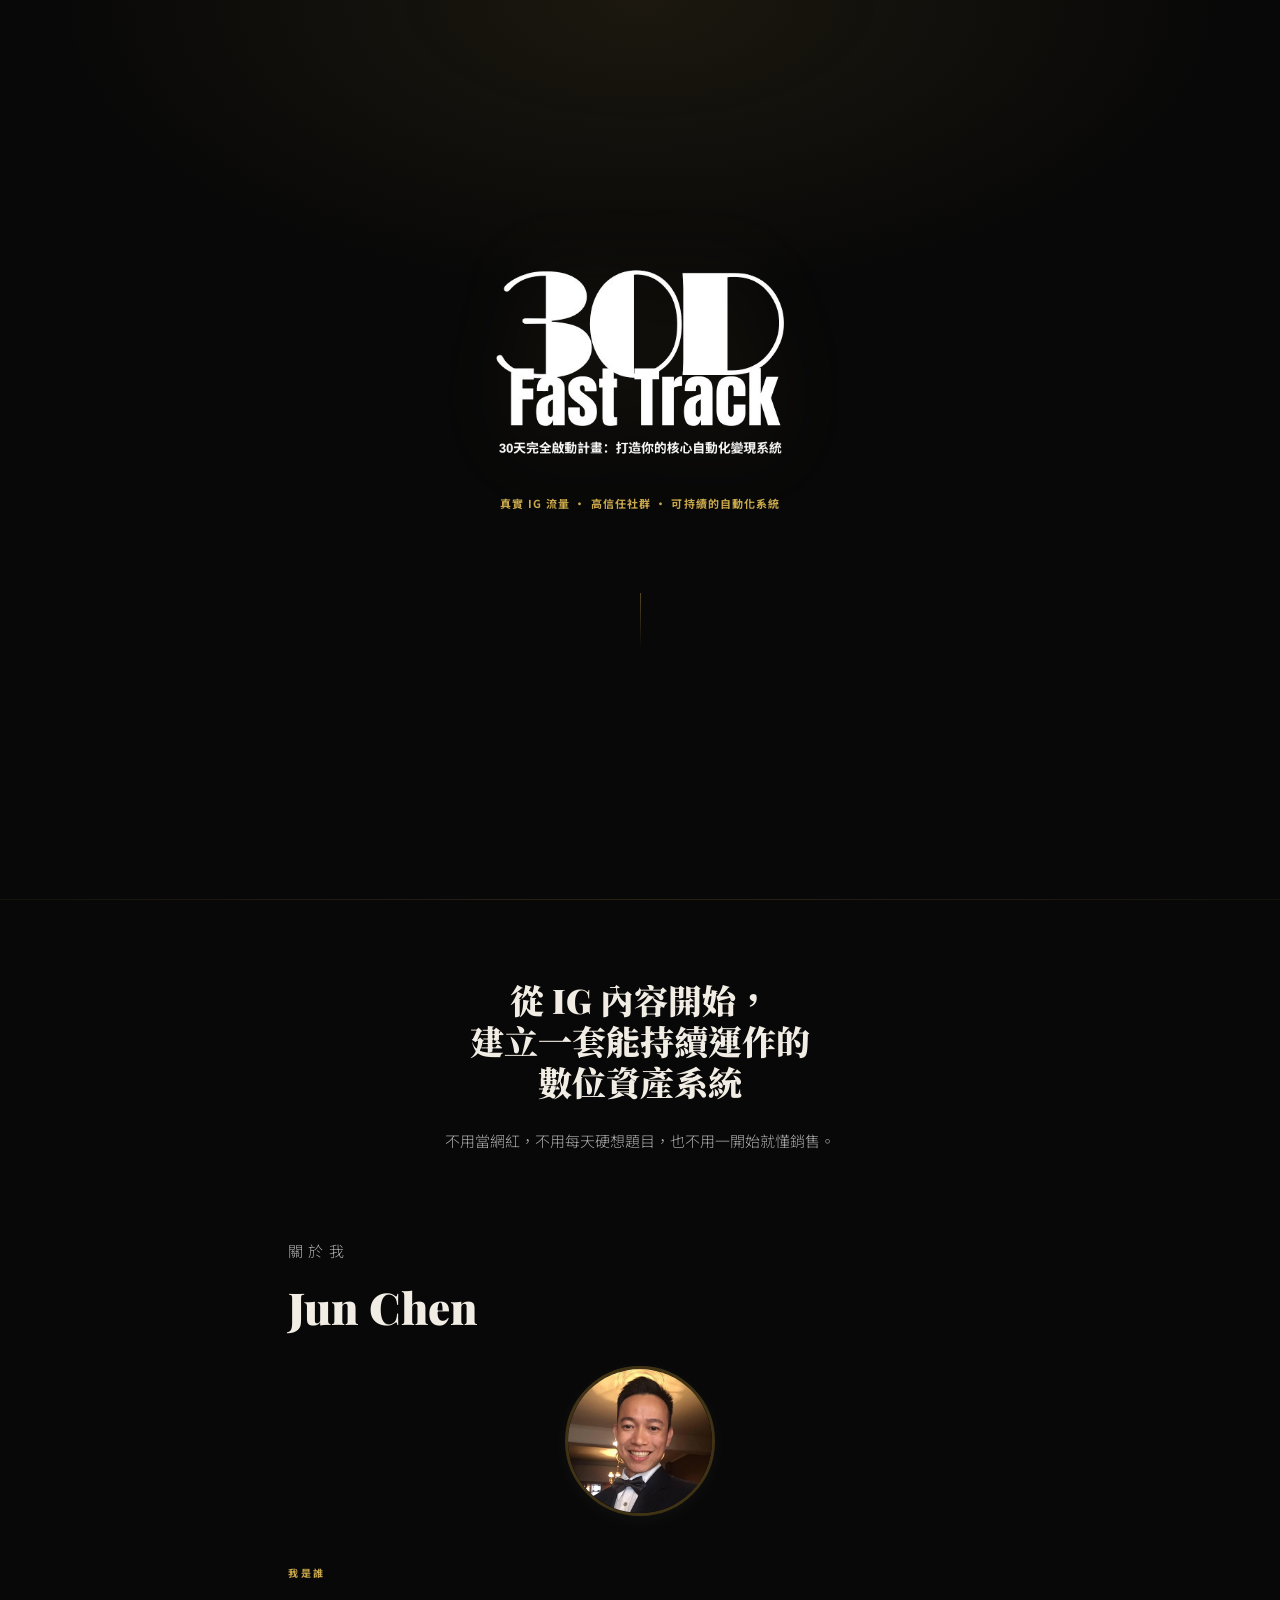
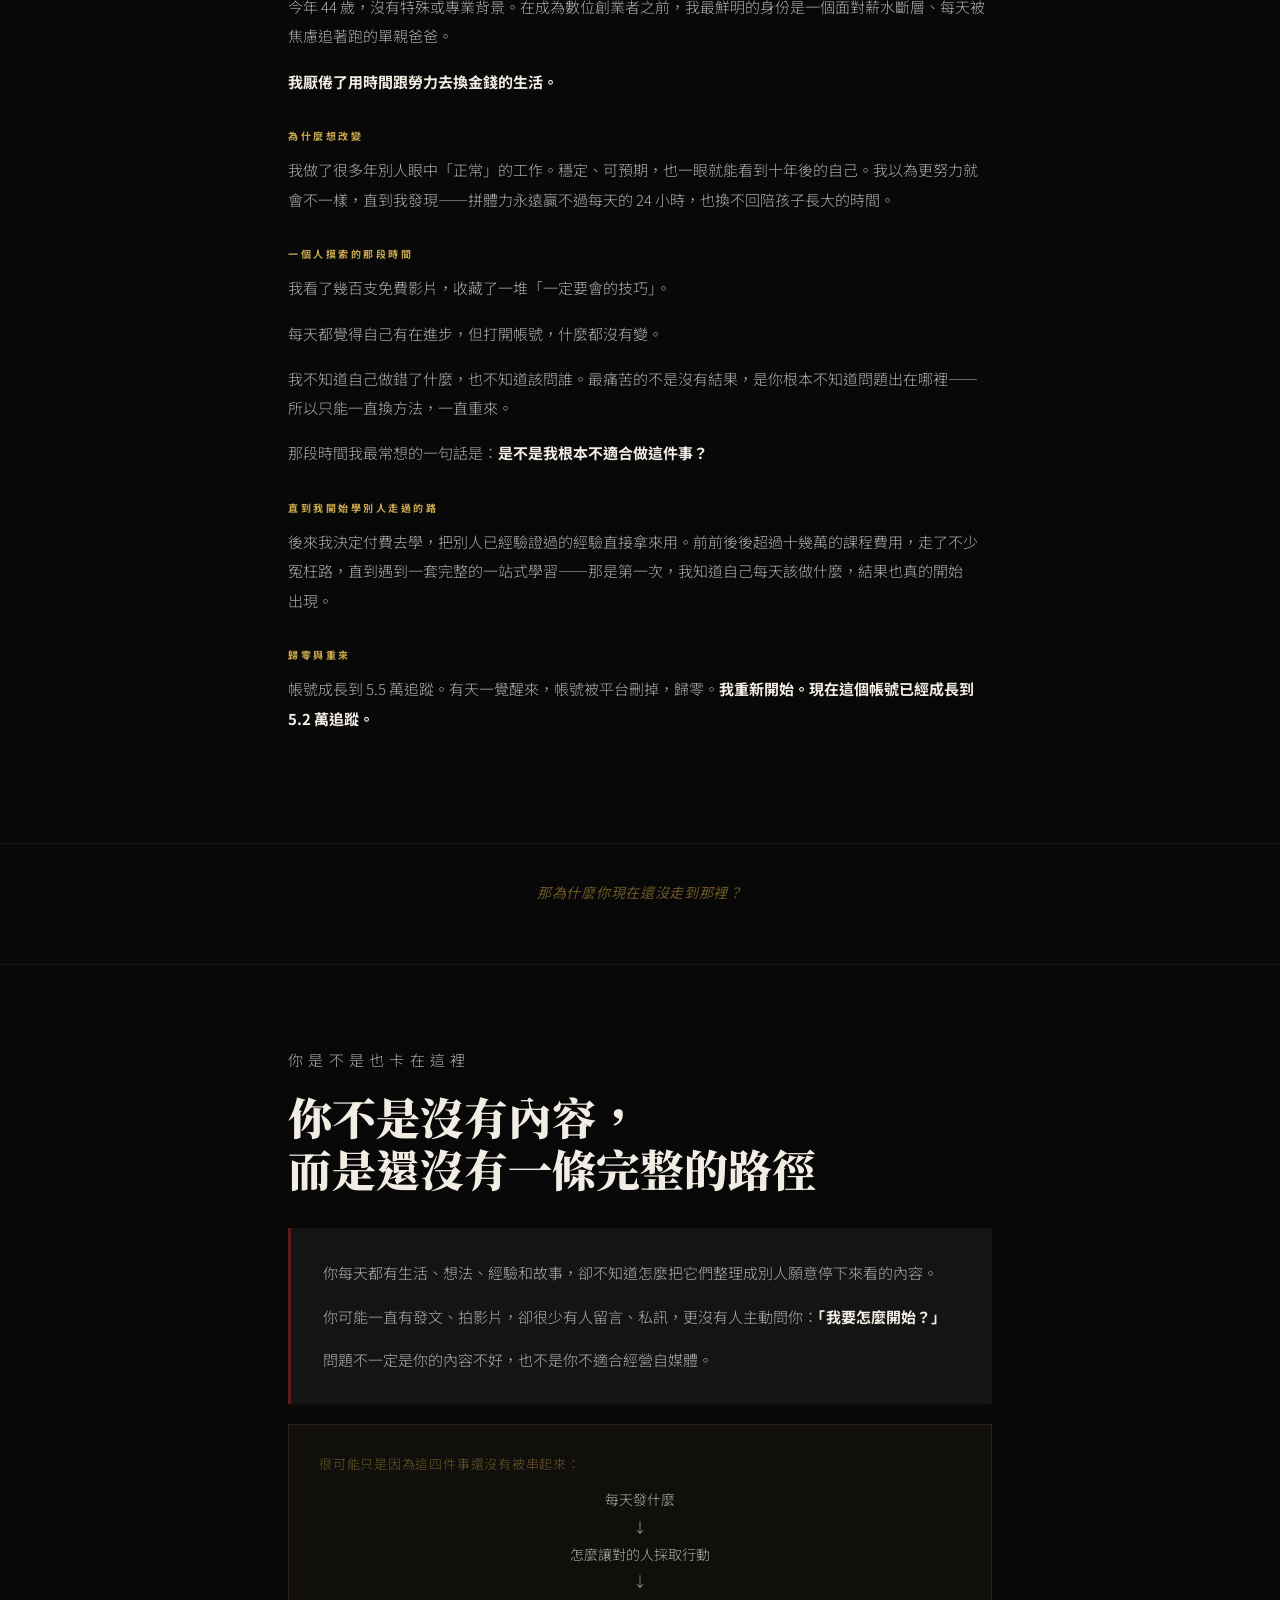
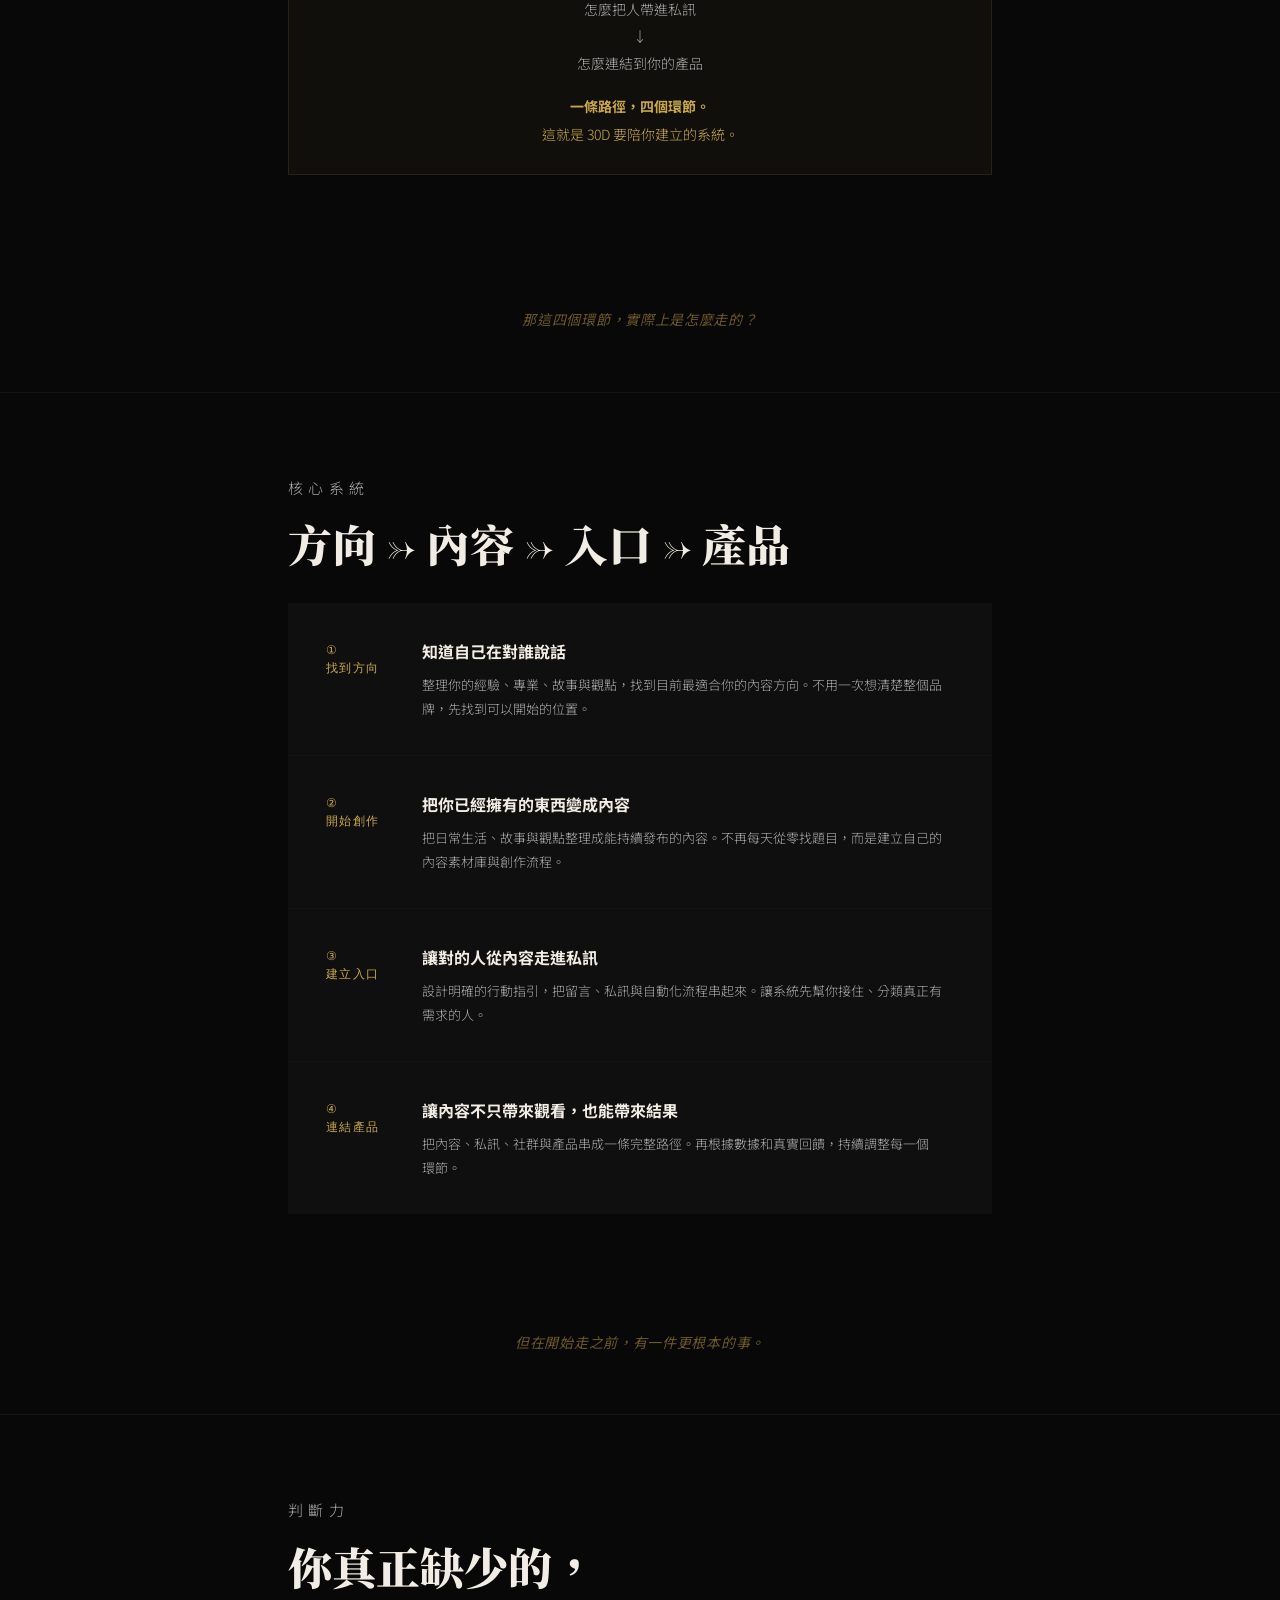
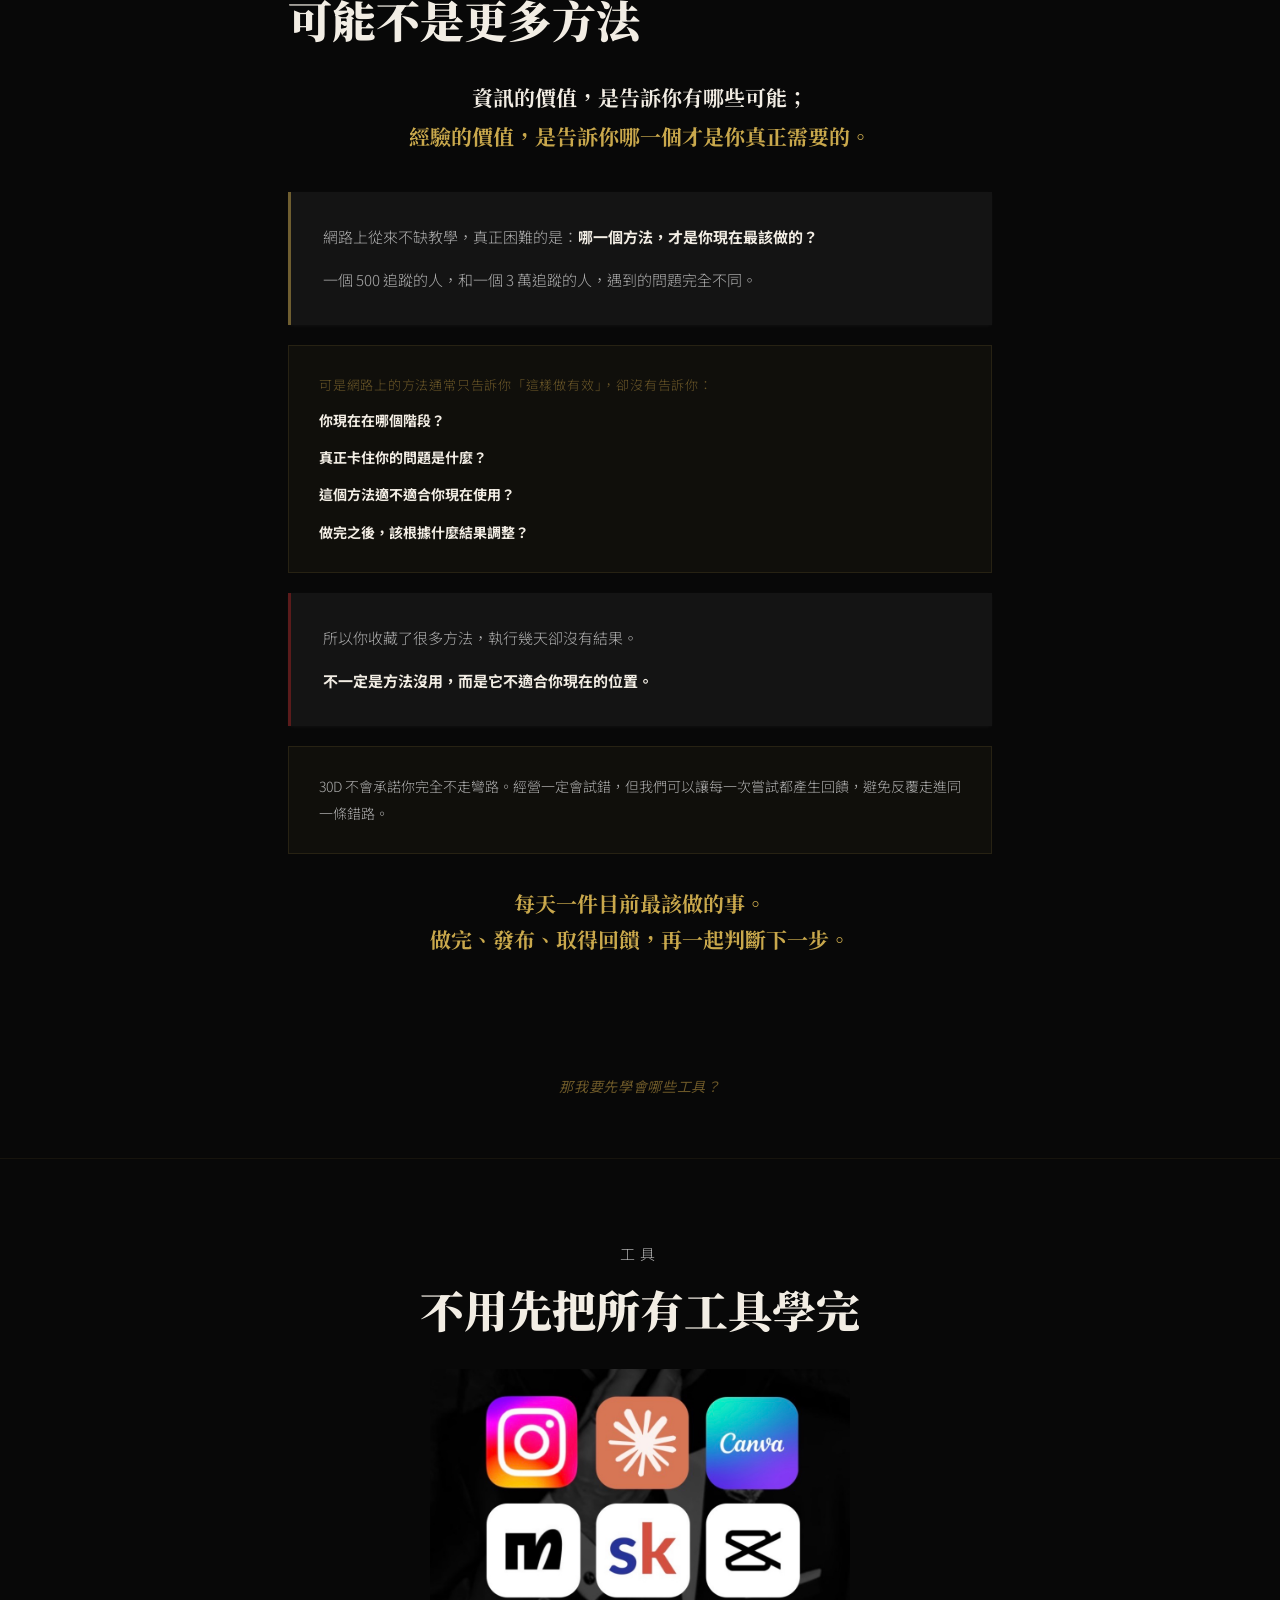
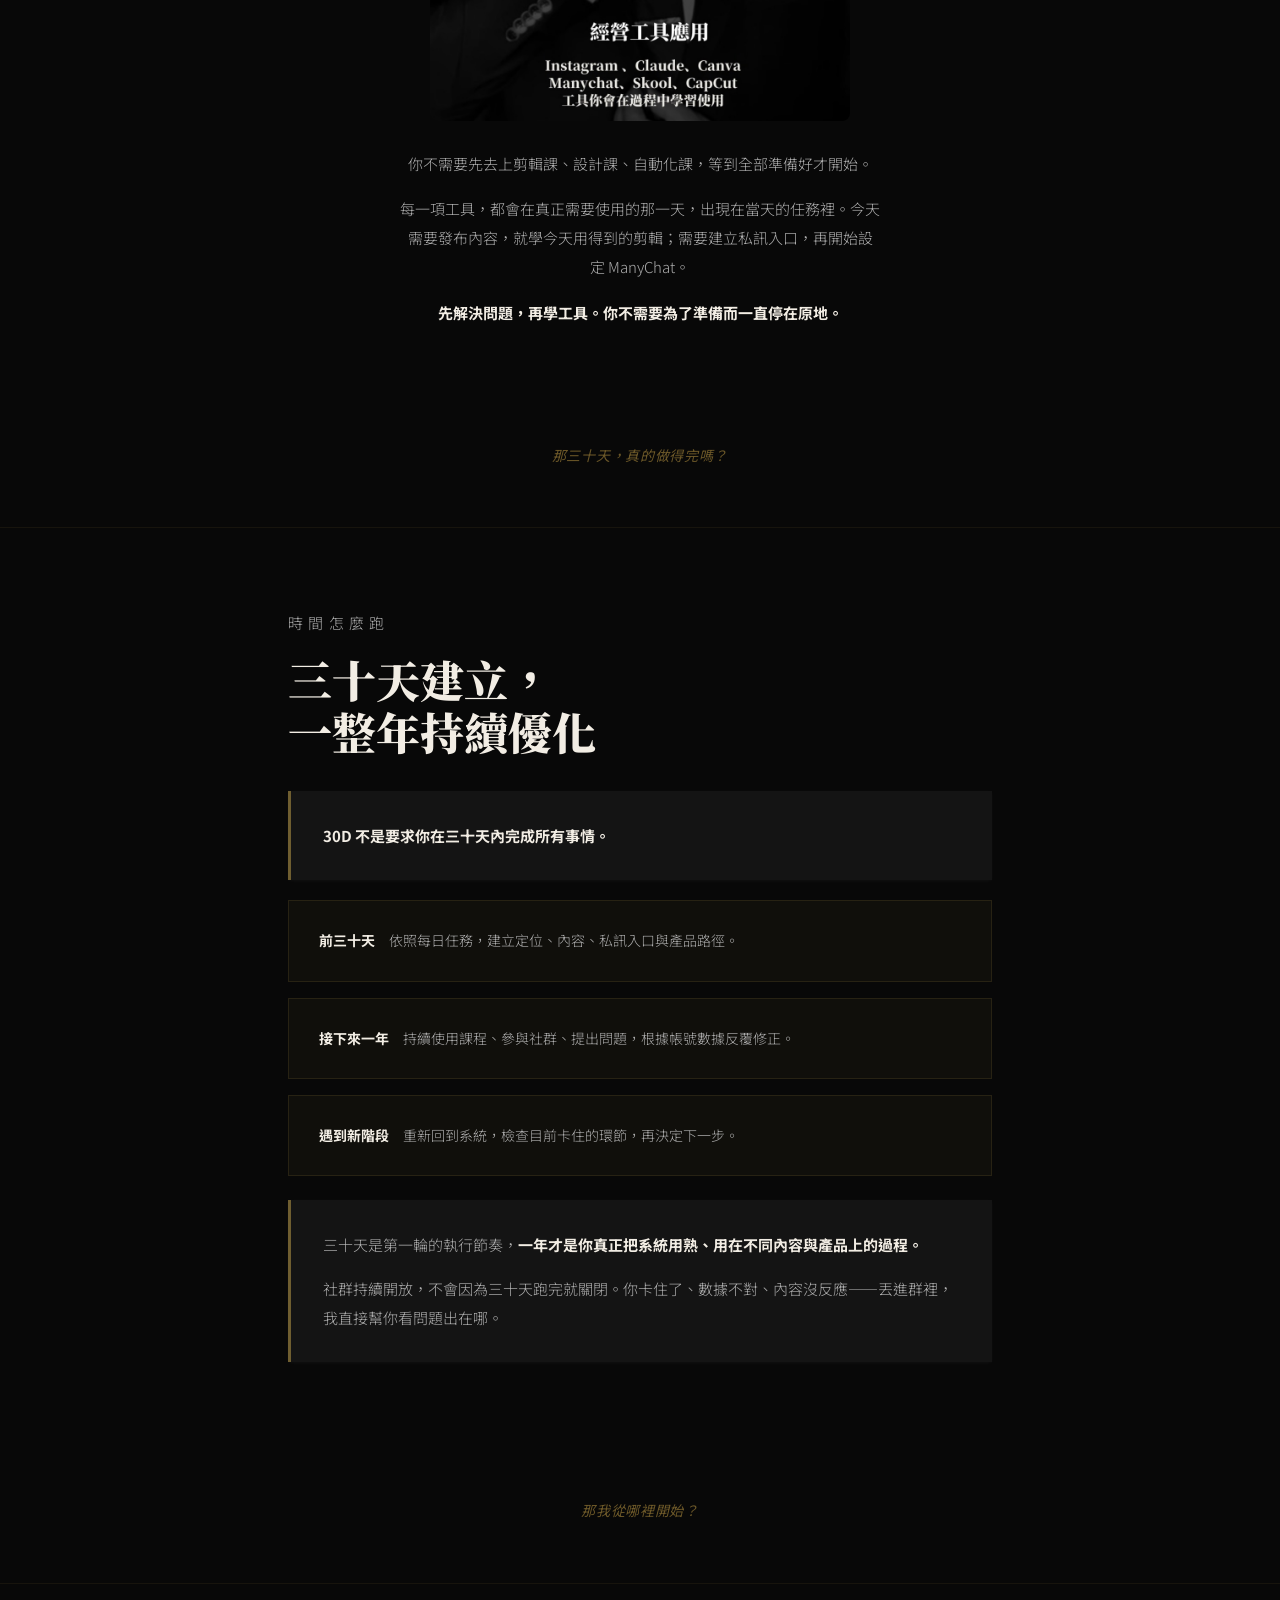
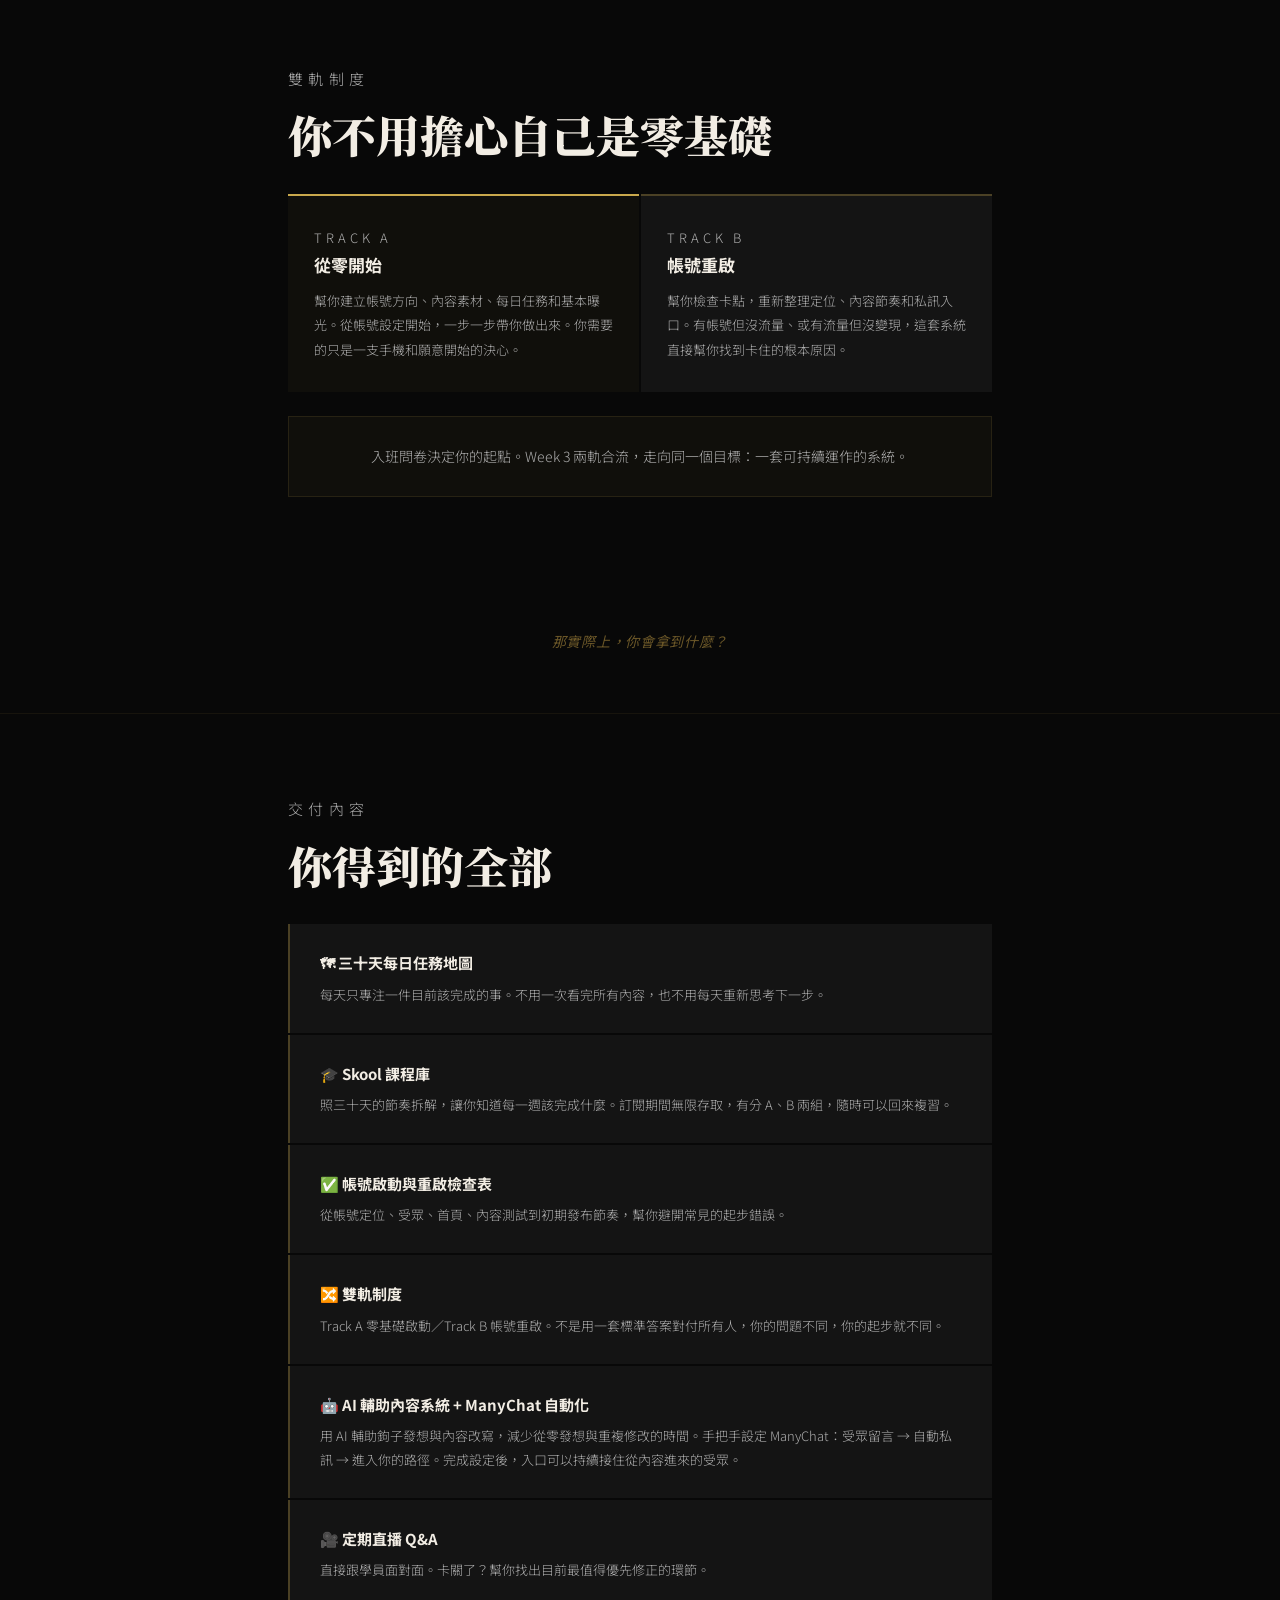
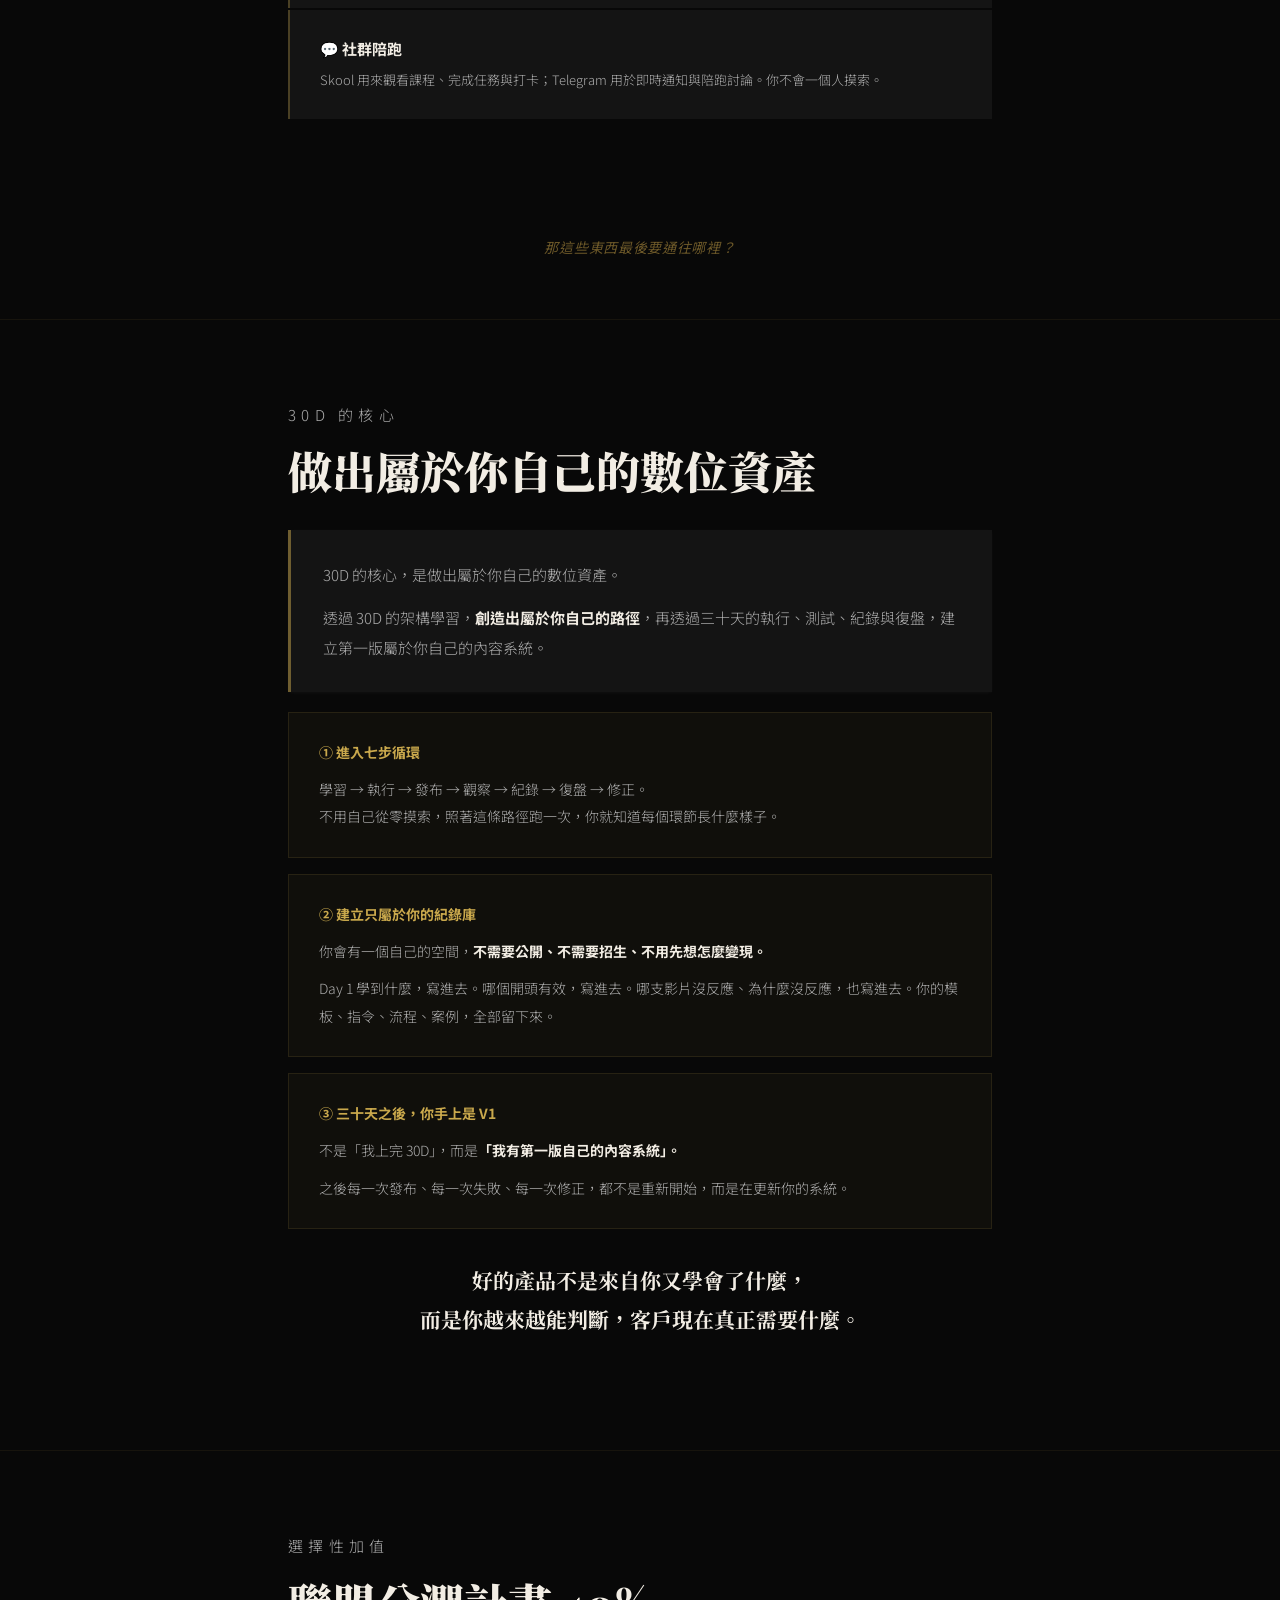
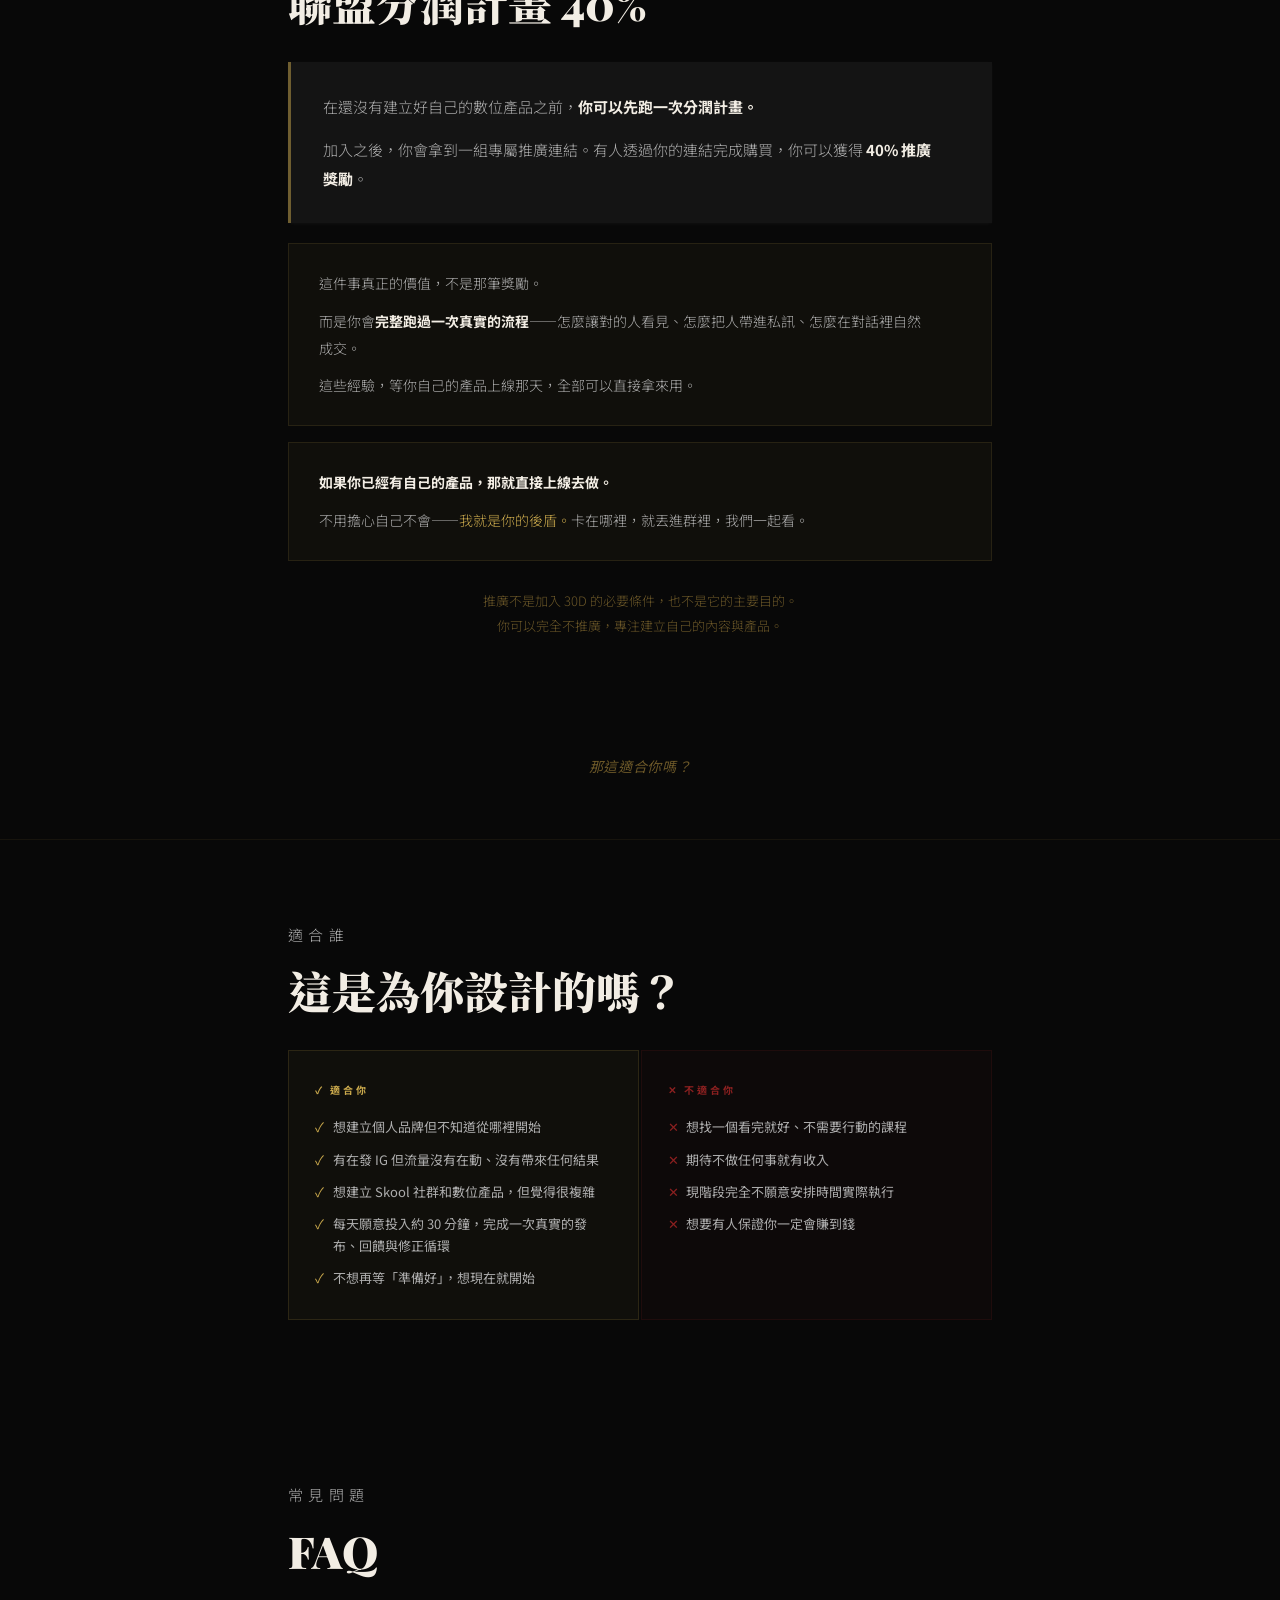
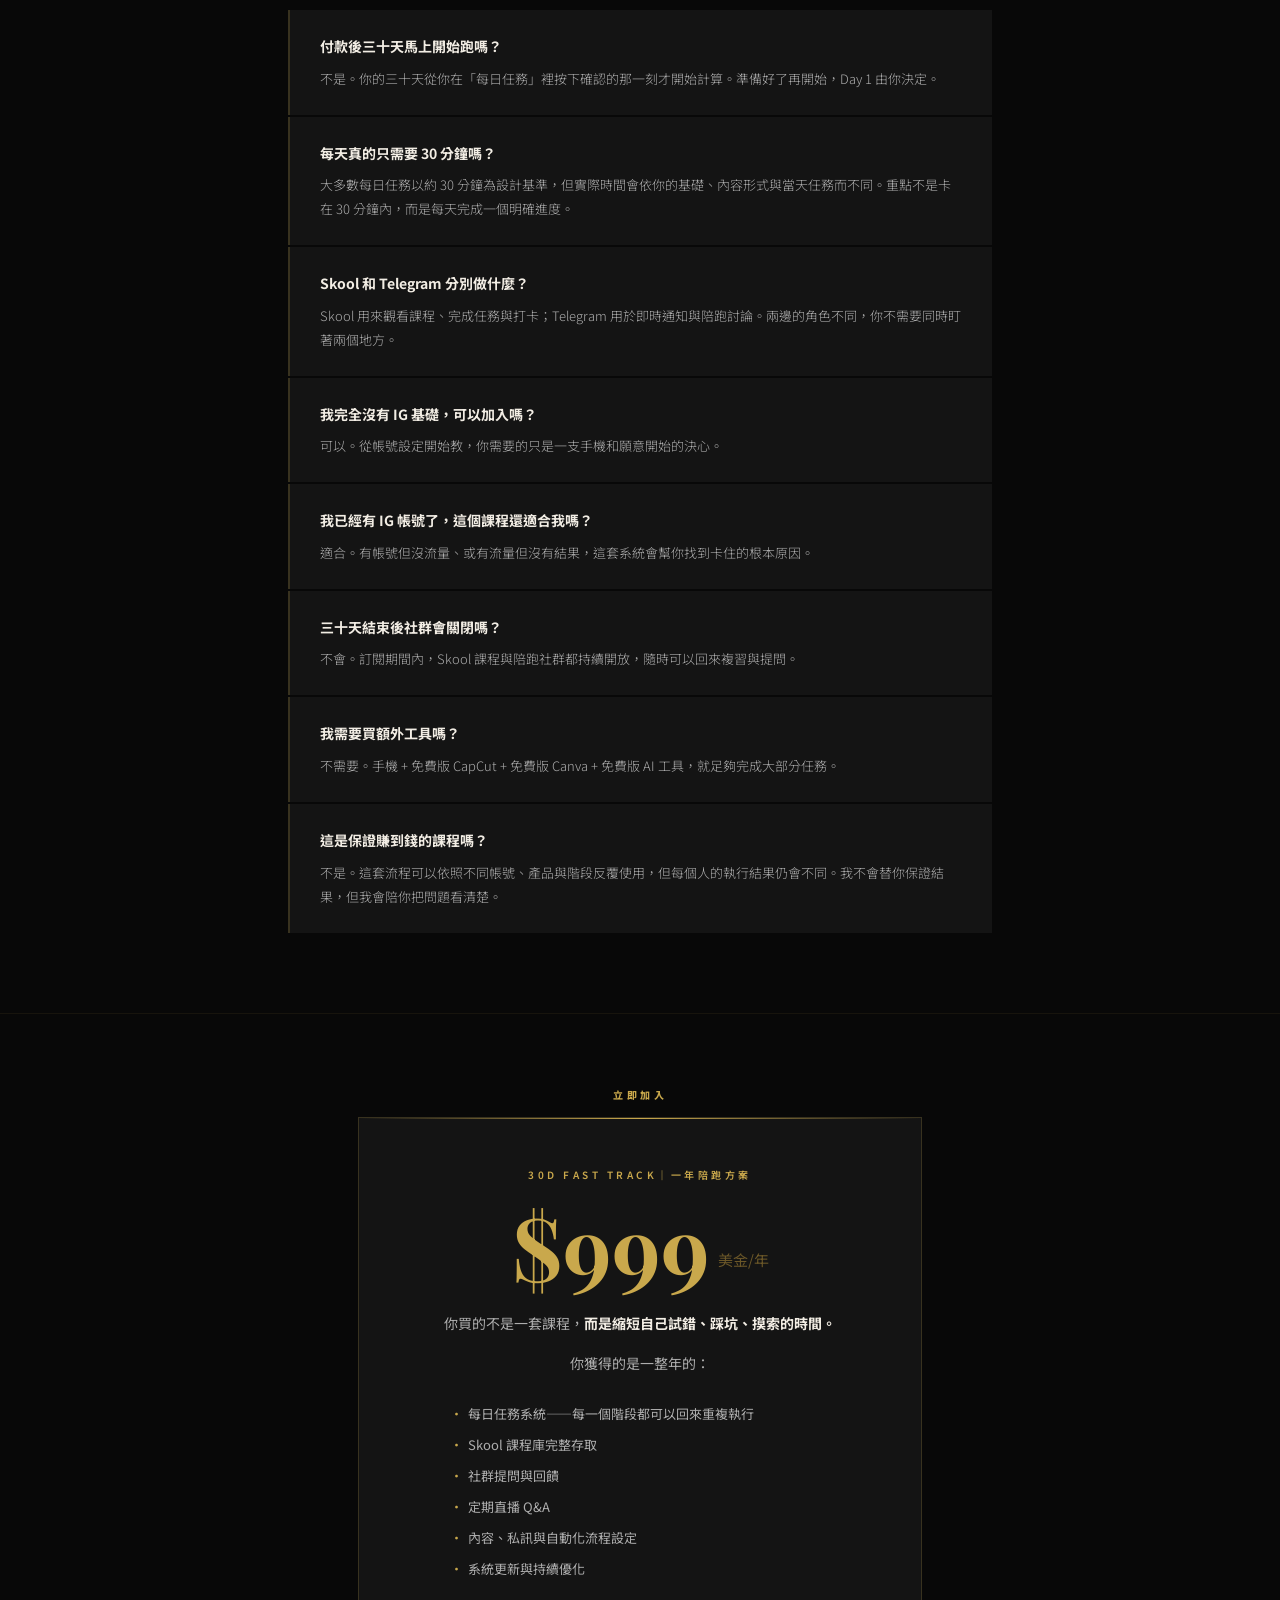
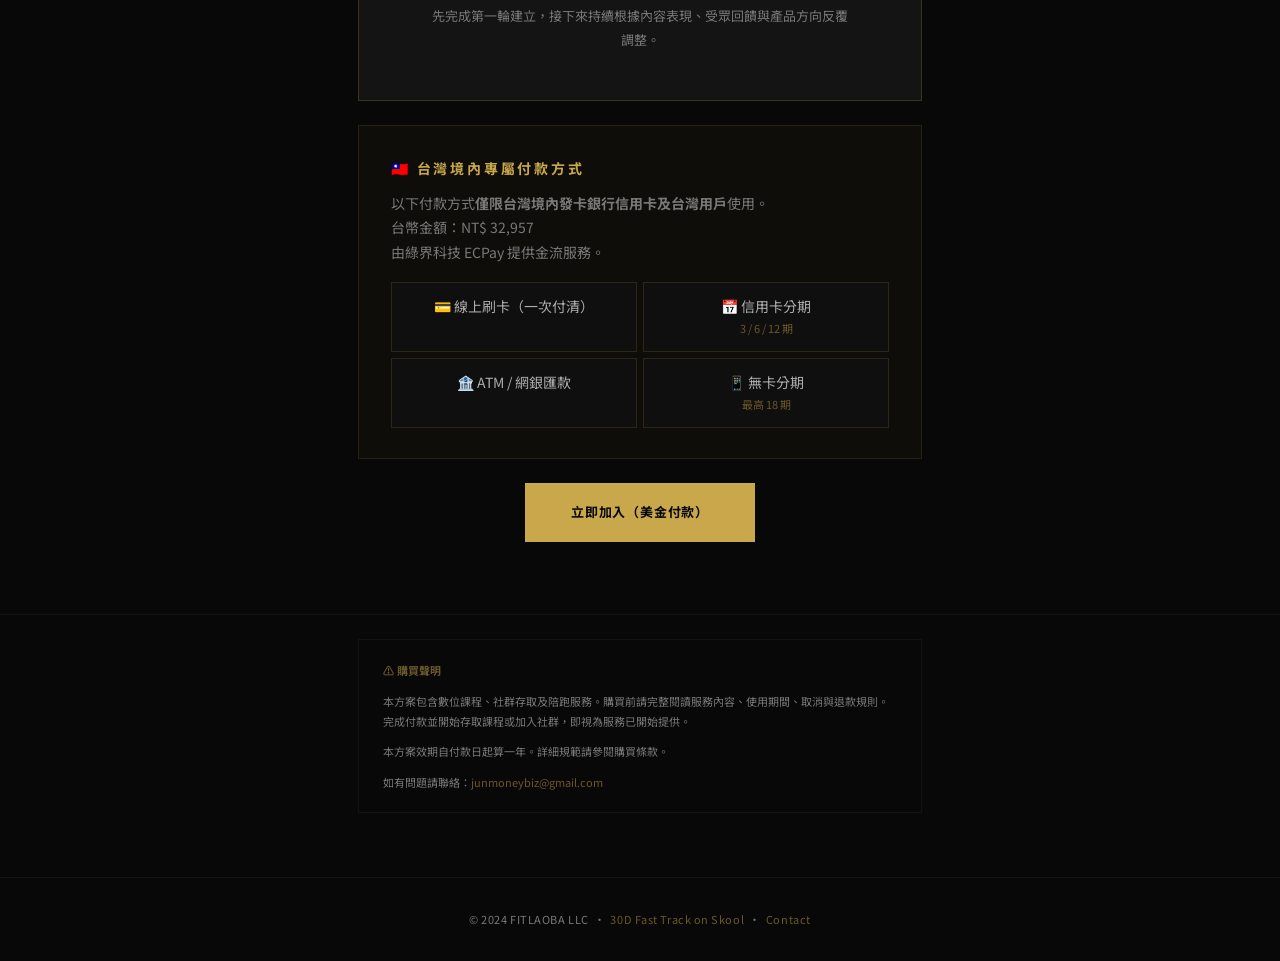
<file: 30d-fast-track.html>
<!DOCTYPE html>
<html lang="zh-Hant">
<head>
<meta charset="UTF-8">
<meta name="viewport" content="width=device-width, initial-scale=1.0">
<title>30D Fast Track｜一年陪跑方案</title>
<link href="https://fonts.googleapis.com/css2?family=Playfair+Display:ital,wght@0,700;0,900;1,700&family=Noto+Serif+TC:wght@400;700&family=Noto+Sans+TC:wght@300;400;500;700&display=swap" rel="stylesheet">
<style>
  :root {
    --black:#080808; --dark:#0f0f0f; --card:#141414;
    --gold:#C9A84C; --gold-light:#E8C97A; --gold-dim:#6B5728;
    --white:#F2EDE4; --gray:#787878; --gray-light:#ADADAD; --red:#8B2020;
  }
  *{margin:0;padding:0;box-sizing:border-box}
  html{scroll-behavior:smooth}
  body{background:var(--black);color:var(--white);font-family:'Noto Sans TC',sans-serif;font-size:16px;line-height:1.75;overflow-x:hidden;
    line-break:strict;word-break:normal;overflow-wrap:break-word}

  /* 中文排版：避免孤字、平均行長 */
  h1,h2,h3,h4{text-wrap:balance}
  p,li{text-wrap:pretty}
  .nb{white-space:nowrap}

  .hero{min-height:100vh;display:flex;flex-direction:column;justify-content:center;align-items:center;text-align:center;padding:100px 24px 80px;background:radial-gradient(ellipse 70% 50% at 50% 0%,rgba(201,168,76,0.10) 0%,transparent 65%),var(--black);border-bottom:1px solid rgba(201,168,76,0.08)}
  .hero-logo{width:min(288px,58vw);margin-bottom:40px;filter:drop-shadow(0 0 40px rgba(201,168,76,0.08))}
  .hero-tagline{font-size:11px;color:var(--gold);letter-spacing:0.1em;margin-bottom:40px;font-weight:700}
  .scroll-cue{width:1px;height:56px;background:linear-gradient(180deg,rgba(201,168,76,0.4),transparent);margin:40px auto 0}

  .intro-me{display:flex;align-items:center;gap:20px;max-width:520px;margin:0 auto 36px;text-align:left}
  @media(max-width:520px){.intro-me{flex-direction:column;text-align:center;gap:16px}}
  .intro-avatar{width:88px;height:88px;border-radius:50%;object-fit:cover;flex-shrink:0;border:3px solid rgba(168,132,46,0.35);box-shadow:0 4px 18px rgba(255,255,255,0.04)}
  .intro-me p{font-size:14px;color:var(--gray-light);line-height:1.85;margin:0}
  .intro-me .name{font-size:15px;color:var(--white);font-weight:700;margin-bottom:6px}
  .rule{border:none;border-top:1px solid rgba(201,168,76,0.08)}
  .section{max-width:760px;margin:0 auto;padding:80px 28px}
  .eyebrow{font-size:10px;font-weight:800;letter-spacing:0.35em;text-transform:uppercase;color:var(--gold);margin-bottom:14px}
  .section h2{font-family:'Playfair Display','Noto Serif TC',serif;font-size:clamp(26px,5vw,44px);font-weight:900;line-height:1.2;color:var(--white);margin-bottom:32px}
  .section p{font-size:15px;color:var(--gray-light);line-height:1.95;margin-bottom:16px;font-weight:300}
  .section p:last-child{margin-bottom:0}
  .section p strong{color:var(--white);font-weight:700}
  .section p em{font-style:normal;color:var(--gold)}

  .bridge{text-align:center;font-size:14px;color:var(--gold-dim);letter-spacing:0.05em;padding:36px 28px 0;max-width:600px;margin:0 auto;font-style:italic}

  .block{background:var(--card);box-shadow:0 1px 3px rgba(255,255,255,0.03);border-left:3px solid rgba(201,168,76,0.5);padding:30px 32px;margin-bottom:20px}
  .block.warn{border-left-color:rgba(139,32,32,0.6)}
  .block p{font-size:15px;line-height:1.95;margin-bottom:14px}
  .block p:last-child{margin-bottom:0}

  .soft{background:rgba(201,168,76,0.04);border:1px solid rgba(201,168,76,0.12);padding:26px 30px;margin-bottom:16px}
  .soft p{font-size:14px;line-height:1.95;margin-bottom:10px}
  .soft p:last-child{margin-bottom:0}

  .flow{font-size:14px;color:var(--white);line-height:2.1;text-align:center}

  .steps{display:grid;gap:1px;background:rgba(201,168,76,0.07);margin-top:32px}
  .step{background:var(--dark);padding:34px 38px;display:grid;grid-template-columns:76px 1fr;gap:20px;align-items:start}
  @media(max-width:560px){.step{grid-template-columns:1fr;padding:28px 24px}}
  .step-num{font-family:'Playfair Display',serif;font-size:12px;letter-spacing:0.12em;color:var(--gold);padding-top:3px;line-height:1.5}
  .step h3{font-size:16px;font-weight:700;color:var(--white);margin-bottom:8px}
  .step p{font-size:13px;color:var(--gray-light);line-height:1.85;margin:0}

  .tracks{display:grid;grid-template-columns:1fr 1fr;gap:2px;margin-top:32px}
  @media(max-width:560px){.tracks{grid-template-columns:1fr}}
  .track-card{background:var(--card);border-top:2px solid rgba(201,168,76,0.3);padding:30px 26px}
  .track-card.featured{border-top-color:var(--gold);background:rgba(201,168,76,0.04)}
  .track-label{font-size:10px;letter-spacing:0.3em;text-transform:uppercase;color:var(--gold);margin-bottom:10px;font-weight:700}
  .track-card h3{font-size:17px;font-weight:700;color:var(--white);margin-bottom:10px}
  .track-card p{font-size:13px;color:var(--gray-light);line-height:1.85;margin:0}

  .includes{display:grid;gap:2px;margin-top:32px}
  .inc-item{background:var(--card);border-left:2px solid rgba(201,168,76,0.3);padding:26px 30px}
  .inc-item h4{font-size:15px;font-weight:700;color:var(--white);margin-bottom:6px}
  .inc-item p{font-size:13px;color:var(--gray-light);line-height:1.85;margin:0}

  .fit-grid{display:grid;grid-template-columns:1fr 1fr;gap:2px;margin-top:32px}
  @media(max-width:560px){.fit-grid{grid-template-columns:1fr}}
  .fit-card{padding:30px 26px}
  .fit-card.yes{background:rgba(201,168,76,0.04);border:1px solid rgba(201,168,76,0.15)}
  .fit-card.no{background:rgba(139,32,32,0.04);border:1px solid rgba(139,32,32,0.14)}
  .fit-card h4{font-size:10px;letter-spacing:0.3em;text-transform:uppercase;font-weight:700;margin-bottom:18px}
  .fit-card.yes h4{color:var(--gold)}
  .fit-card.no h4{color:var(--red)}
  .fit-card ul{list-style:none;display:flex;flex-direction:column;gap:10px}
  .fit-card ul li{font-size:13px;color:var(--gray-light);padding-left:18px;position:relative;line-height:1.7}
  .fit-card ul li::before{position:absolute;left:0}
  .fit-card.yes ul li::before{content:'✓';color:var(--gold)}
  .fit-card.no ul li::before{content:'✕';color:var(--red)}

  .faq-list{display:flex;flex-direction:column;gap:2px;margin-top:32px}
  .faq-item{background:var(--card);border-left:2px solid rgba(201,168,76,0.2);padding:24px 30px}
  .faq-item h4{font-size:14px;font-weight:700;color:var(--white);margin-bottom:8px}
  .faq-item p{font-size:13px;color:var(--gray-light);line-height:1.85;margin:0}

  .pricing{max-width:620px;margin:0 auto;padding:72px 28px 0}
  .price-box{background:var(--card);border:1px solid rgba(201,168,76,0.2);padding:48px 34px;text-align:center;position:relative;overflow:hidden;margin-bottom:24px}
  .price-box::before{content:'';position:absolute;top:0;left:0;right:0;height:1px;background:linear-gradient(90deg,transparent,var(--gold),transparent)}
  .price-eyebrow{font-size:10px;letter-spacing:0.35em;text-transform:uppercase;color:var(--gold);margin-bottom:18px;font-weight:600}
  .price-amount{font-family:'Playfair Display',serif;font-size:clamp(52px,10vw,88px);font-weight:700;color:var(--gold);line-height:1;margin-bottom:6px}
  .price-unit{font-size:15px;font-weight:400;color:var(--gold-dim);font-family:'Noto Sans TC',sans-serif;margin-left:8px;vertical-align:middle}
  .price-list{list-style:none;text-align:left;max-width:380px;margin:26px auto 0;display:flex;flex-direction:column;gap:9px}
  .price-list li{font-size:13px;color:var(--gray-light);padding-left:18px;position:relative;line-height:1.7}
  .price-list li::before{content:'·';position:absolute;left:0;color:var(--gold)}
  .btn-primary{display:inline-block;background:var(--gold);color:var(--black);font-weight:700;font-size:13px;letter-spacing:0.06em;padding:18px 46px;text-decoration:none;transition:all .2s;white-space:nowrap}
  .btn-primary:hover{background:var(--gold-light);transform:translateY(-1px)}

  .tw-block{background:rgba(201,168,76,0.03);border:1px solid rgba(201,168,76,0.12);padding:30px 32px;margin-bottom:24px}
  .tw-block h3{font-size:14px;letter-spacing:0.2em;text-transform:uppercase;color:var(--gold);margin-bottom:10px;font-weight:700}
  .tw-note{font-size:14px;color:var(--gray);margin-bottom:18px;line-height:1.75}
  .tw-btns{display:grid;grid-template-columns:1fr 1fr;gap:6px}
  @media(max-width:480px){.tw-btns{grid-template-columns:1fr}}
  .tw-btn{display:block;text-align:center;background:var(--dark);border:1px solid rgba(201,168,76,0.15);color:var(--gray-light);text-decoration:none;font-size:14px;padding:13px 12px;transition:all .2s;line-height:1.5}
  .tw-btn:hover{border-color:rgba(201,168,76,0.4);color:var(--gold)}

  .legal{max-width:620px;margin:0 auto;padding:24px 28px 64px}
  .legal-box{padding:20px 24px;border:1px solid rgba(255,255,255,0.04)}
  .legal-box p{font-size:11px;color:var(--gray);line-height:1.85;margin-bottom:10px}
  .legal-box p:last-child{margin-bottom:0}
  .legal-box strong{color:rgba(201,168,76,0.5)}
  .legal-box a{color:var(--gold-dim);text-decoration:none}

  footer{border-top:1px solid rgba(201,168,76,0.07);padding:32px 28px;text-align:center}
  footer p{font-size:11px;color:var(--gray);letter-spacing:0.05em}
  footer a{color:var(--gold-dim);text-decoration:none}
</style>
</head>
<body>

<!-- 1 HERO -->
<section class="hero">
  <img src="[data-uri]" alt="30D Fast Track" class="hero-logo">
  <p class="hero-tagline">真實 IG 流量 · 高信任社群 · 可持續的自動化系統</p>
  <div class="scroll-cue"></div>
</section>

<!-- INTRO -->
<section class="section" style="padding-bottom:0;text-align:center">
  <h2 style="font-size:clamp(22px,4.5vw,34px);margin-bottom:24px">從 IG 內容開始，<br>建立一套能持續運作的<br>數位資產系統</h2>
  <p style="max-width:520px;margin:0 auto">不用當網紅，不用每天硬想題目，也不用一開始就懂銷售。</p>
</section>

<!-- 10 ABOUT ME -->
<section class="section">
  <p class="eyebrow">關於我</p>
  <h2>Jun Chen</h2>

  <div style="text-align:center;margin-bottom:40px">
    <img src="[data-uri]" alt="Jun Chen" style="width:150px;height:150px;border-radius:50%;object-fit:cover;border:3px solid rgba(168,132,46,0.35);box-shadow:0 4px 18px rgba(255,255,255,0.04)">
  </div>

  <div style="margin-bottom:30px">
    <p style="font-size:10px;letter-spacing:0.25em;text-transform:uppercase;color:var(--gold);margin-bottom:10px;font-weight:700">我是誰</p>
    <p>今年 44 歲，沒有特殊或專業背景。在成為數位創業者之前，我最鮮明的身份是一個面對薪水斷層、每天被焦慮追著跑的單親爸爸。</p>
    <p><strong><span class="nb">我厭倦了用時間跟勞力去換金錢的生活。</span></strong></p>
  </div>

  <div style="margin-bottom:30px">
    <p style="font-size:10px;letter-spacing:0.25em;text-transform:uppercase;color:var(--gold);margin-bottom:10px;font-weight:700">為什麼想改變</p>
    <p>我做了很多年別人眼中「正常」的工作。穩定、可預期，也一眼就能看到十年後的自己。我以為更努力就會不一樣，直到我發現——拼體力永遠贏不過每天的 24 小時，也換不回陪孩子長大的時間。</p>
  </div>

  <div style="margin-bottom:30px">
    <p style="font-size:10px;letter-spacing:0.25em;text-transform:uppercase;color:var(--gold);margin-bottom:10px;font-weight:700">一個人摸索的那段時間</p>
    <p>我看了幾百支免費影片，收藏了一堆「一定要會的技巧」。</p>
    <p>每天都覺得自己有在進步，但打開帳號，什麼都沒有變。</p>
    <p>我不知道自己做錯了什麼，也不知道該問誰。最痛苦的不是沒有結果，是你根本不知道問題出在哪裡——所以只能一直換方法，一直重來。</p>
    <p>那段時間我最常想的一句話是：<strong><span class="nb">是不是我根本不適合做這件事？</span></strong></p>
  </div>

  <div style="margin-bottom:30px">
    <p style="font-size:10px;letter-spacing:0.25em;text-transform:uppercase;color:var(--gold);margin-bottom:10px;font-weight:700">直到我開始學別人走過的路</p>
    <p>後來我決定付費去學，把別人已經驗證過的經驗直接拿來用。前前後後超過十幾萬的課程費用，走了不少冤枉路，直到遇到一套完整的一站式學習——那是第一次，我知道自己每天該做什麼，結果也真的開始出現。</p>
  </div>

  <div style="margin-bottom:30px">
    <p style="font-size:10px;letter-spacing:0.25em;text-transform:uppercase;color:var(--gold);margin-bottom:10px;font-weight:700">歸零與重來</p>
    <p>帳號成長到 5.5 萬追蹤。有天一覺醒來，帳號被平台刪掉，歸零。<strong>我重新開始。現在這個帳號已經成長到 5.2 萬追蹤。</strong></p>
  </div>




</section>

<hr class="rule">

<p class="bridge">那為什麼你現在還沒走到那裡？</p>

<hr class="rule" style="margin-top:60px">

<!-- 2 PAIN -->
<section class="section">
  <p class="eyebrow">你是不是也卡在這裡</p>
  <h2>你不是沒有內容，<br>而是還沒有一條完整的路徑</h2>
  <div class="block warn">
    <p>你每天都有生活、想法、經驗和故事，卻不知道怎麼把它們整理成別人願意停下來看的內容。</p>
    <p>你可能一直有發文、拍影片，卻很少有人留言、私訊，更沒有人主動問你：<strong>「我要怎麼開始？」</strong></p>
    <p>問題不一定是你的內容不好，也不是你不適合經營自媒體。</p>
  </div>
  <div class="soft">
    <p style="color:var(--gold-dim);font-size:13px;letter-spacing:0.06em">很可能只是因為這四件事還沒有被串起來：</p>
    <p class="flow"><span class="nb">每天發什麼</span><br>↓<br><span class="nb">怎麼讓對的人採取行動</span><br>↓<br><span class="nb">怎麼把人帶進私訊</span><br>↓<br><span class="nb">怎麼連結到你的產品</span></p>
    <p style="text-align:center;color:var(--gold);margin-top:16px"><strong style="color:var(--gold)"><span class="nb">一條路徑，四個環節。</span></strong><br><span class="nb">這就是 30D 要陪你建立的系統。</span></p>
  </div>
</section>

<p class="bridge">那這四個環節，實際上是怎麼走的？</p>

<hr class="rule" style="margin-top:60px">

<!-- 3 FOUR STEPS -->
<section class="section">
  <p class="eyebrow">核心系統</p>
  <h2>方向 → 內容 → 入口 → 產品</h2>
  <div class="steps">
    <div class="step">
      <div class="step-num">①<br>找到方向</div>
      <div>
        <h3>知道自己在對誰說話</h3>
        <p>整理你的經驗、專業、故事與觀點，找到目前最適合你的內容方向。不用一次想清楚整個品牌，先找到可以開始的位置。</p>
      </div>
    </div>
    <div class="step">
      <div class="step-num">②<br>開始創作</div>
      <div>
        <h3>把你已經擁有的東西變成內容</h3>
        <p>把日常生活、故事與觀點整理成能持續發布的內容。不再每天從零找題目，而是建立自己的內容素材庫與創作流程。</p>
      </div>
    </div>
    <div class="step">
      <div class="step-num">③<br>建立入口</div>
      <div>
        <h3>讓對的人從內容走進私訊</h3>
        <p>設計明確的行動指引，把留言、私訊與自動化流程串起來。讓系統先幫你接住、分類真正有需求的人。</p>
      </div>
    </div>
    <div class="step">
      <div class="step-num">④<br>連結產品</div>
      <div>
        <h3>讓內容不只帶來觀看，也能帶來結果</h3>
        <p>把內容、私訊、社群與產品串成一條完整路徑。再根據數據和真實回饋，持續調整每一個環節。</p>
      </div>
    </div>
  </div>
</section>

<p class="bridge">但在開始走之前，有一件更根本的事。</p>

<hr class="rule" style="margin-top:60px">

<!-- 4 JUDGEMENT -->
<section class="section">
  <p class="eyebrow">判斷力</p>
  <h2>你真正缺少的，<br>可能不是更多方法</h2>

  <p style="text-align:center;font-family:'Playfair Display','Noto Serif TC',serif;font-size:clamp(16px,3vw,21px);font-weight:700;line-height:1.85;color:var(--white);margin:0 0 36px">資訊的價值，是告訴你有哪些可能；<br><span style="color:var(--gold)">經驗的價值，是告訴你哪一個才是你真正需要的。</span></p>

  <div class="block">
    <p>網路上從來不缺教學，真正困難的是：<strong>哪一個方法，才是你現在最該做的？</strong></p>
    <p>一個 500 追蹤的人，和一個 3 萬追蹤的人，遇到的問題完全不同。</p>
  </div>
  <div class="soft">
    <p style="color:var(--gold-dim);font-size:13px;letter-spacing:0.06em">可是網路上的方法通常只告訴你「這樣做有效」，卻沒有告訴你：</p>
    <p style="color:var(--white);font-weight:700">你現在在哪個階段？</p>
    <p style="color:var(--white);font-weight:700"><span class="nb">真正卡住你的問題是什麼？</span></p>
    <p style="color:var(--white);font-weight:700"><span class="nb">這個方法適不適合你現在使用？</span></p>
    <p style="color:var(--white);font-weight:700"><span class="nb">做完之後，該根據什麼結果調整？</span></p>
  </div>
  <div class="block warn" style="margin-top:20px">
    <p>所以你收藏了很多方法，執行幾天卻沒有結果。</p>
    <p><strong>不一定是方法沒用，而是它不適合你現在的位置。</strong></p>
  </div>
  <div class="soft" style="margin-top:20px">
    <p>30D 不會承諾你完全不走彎路。經營一定會試錯，但我們可以讓每一次嘗試都產生回饋，避免反覆走進同一條錯路。</p>
  </div>
  <p style="text-align:center;font-family:'Playfair Display','Noto Serif TC',serif;font-size:clamp(16px,3vw,21px);font-weight:700;color:var(--gold);line-height:1.7;margin-top:32px">每天一件目前最該做的事。<br>做完、發布、取得回饋，再一起判斷下一步。</p>
</section>

<p class="bridge">那我要先學會哪些工具？</p>

<hr class="rule" style="margin-top:60px">

<!-- 5 TOOLS -->
<section class="section" style="text-align:center">
  <p class="eyebrow">工具</p>
  <h2>不用先把所有工具學完</h2>
  <img src="[data-uri]" alt="經營工具應用" style="width:min(420px,88vw); border-radius:8px; display:block; margin:0 auto 28px;">
  <p style="max-width:480px;margin:24px auto 16px">你不需要先去上剪輯課、設計課、自動化課，等到全部準備好才開始。</p>
  <p style="max-width:480px;margin:0 auto 16px">每一項工具，都會在真正需要使用的那一天，出現在當天的任務裡。今天需要發布內容，就學今天用得到的剪輯；需要建立私訊入口，再開始設定 ManyChat。</p>
  <p style="max-width:480px;margin:0 auto"><strong>先解決問題，再學工具。你不需要為了準備而一直停在原地。</strong></p>
</section>

<p class="bridge">那三十天，真的做得完嗎？</p>

<hr class="rule" style="margin-top:60px">

<!-- 6 TIMELINE -->
<section class="section">
  <p class="eyebrow">時間怎麼跑</p>
  <h2>三十天建立，<br>一整年持續優化</h2>
  <div class="block">
    <p><strong>30D 不是要求你在三十天內完成所有事情。</strong></p>
  </div>
  <div class="soft">
    <p><strong><span class="nb">前三十天</span></strong>　依照每日任務，建立定位、內容、私訊入口與產品路徑。</p>
  </div>
  <div class="soft">
    <p><strong><span class="nb">接下來一年</span></strong>　持續使用課程、參與社群、提出問題，根據帳號數據反覆修正。</p>
  </div>
  <div class="soft">
    <p><strong><span class="nb">遇到新階段</span></strong>　重新回到系統，檢查目前卡住的環節，再決定下一步。</p>
  </div>
  <div class="block" style="margin-top:24px">
    <p>三十天是第一輪的執行節奏，<strong>一年才是你真正把系統用熟、用在不同內容與產品上的過程。</strong></p>
    <p>社群持續開放，不會因為三十天跑完就關閉。你卡住了、數據不對、內容沒反應——丟進群裡，我直接幫你看問題出在哪。</p>
  </div>
</section>

<p class="bridge">那我從哪裡開始？</p>

<hr class="rule" style="margin-top:60px">

<!-- 7 TRACKS -->
<section class="section">
  <p class="eyebrow">雙軌制度</p>
  <h2>你不用擔心自己是零基礎</h2>
  <div class="tracks">
    <div class="track-card featured">
      <p class="track-label">Track A</p>
      <h3>從零開始</h3>
      <p>幫你建立帳號方向、內容素材、每日任務和基本曝光。從帳號設定開始，一步一步帶你做出來。你需要的只是一支手機和願意開始的決心。</p>
    </div>
    <div class="track-card">
      <p class="track-label">Track B</p>
      <h3>帳號重啟</h3>
      <p>幫你檢查卡點，重新整理定位、內容節奏和私訊入口。有帳號但沒流量、或有流量但沒變現，這套系統直接幫你找到卡住的根本原因。</p>
    </div>
  </div>
  <div class="soft" style="margin-top:24px;text-align:center">
    <p>入班問卷決定你的起點。Week 3 兩軌合流，走向同一個目標：一套可持續運作的系統。</p>
  </div>
</section>

<p class="bridge">那實際上，你會拿到什麼？</p>

<hr class="rule" style="margin-top:60px">

<!-- 8 INCLUDES -->
<section class="section">
  <p class="eyebrow">交付內容</p>
  <h2>你得到的全部</h2>
  <div class="includes">
    <div class="inc-item">
      <div>
        <h4>🗺 三十天每日任務地圖</h4>
        <p>每天只專注一件目前該完成的事。不用一次看完所有內容，也不用每天重新思考下一步。</p>
      </div>
    </div>
    <div class="inc-item">
      <div>
        <h4>🎓 Skool 課程庫</h4>
        <p>照三十天的節奏拆解，讓你知道每一週該完成什麼。訂閱期間無限存取，有分 A、B 兩組，隨時可以回來複習。</p>
      </div>
    </div>
    <div class="inc-item">
      <div>
        <h4>✅ 帳號啟動與重啟檢查表</h4>
        <p>從帳號定位、受眾、首頁、內容測試到初期發布節奏，幫你避開常見的起步錯誤。</p>
      </div>
    </div>
    <div class="inc-item">
      <div>
        <h4>🔀 雙軌制度</h4>
        <p>Track A 零基礎啟動／Track B 帳號重啟。不是用一套標準答案對付所有人，你的問題不同，你的起步就不同。</p>
      </div>
    </div>
    <div class="inc-item">
      <div>
        <h4>🤖 AI 輔助內容系統 + ManyChat 自動化</h4>
        <p>用 AI 輔助鉤子發想與內容改寫，減少從零發想與重複修改的時間。手把手設定 ManyChat：受眾留言 → 自動私訊 → 進入你的路徑。完成設定後，入口可以持續接住從內容進來的受眾。</p>
      </div>
    </div>
    <div class="inc-item">
      <div>
        <h4>🎥 定期直播 Q&amp;A</h4>
        <p>直接跟學員面對面。卡關了？幫你找出目前最值得優先修正的環節。</p>
      </div>
    </div>
    <div class="inc-item">
      <div>
        <h4>💬 社群陪跑</h4>
        <p>Skool 用來觀看課程、完成任務與打卡；Telegram 用於即時通知與陪跑討論。你不會一個人摸索。</p>
      </div>
    </div>
  </div>
</section>

<p class="bridge">那這些東西最後要通往哪裡？</p>

<hr class="rule" style="margin-top:60px">

<!-- 9 CONTENT OS -->
<section class="section">
  <p class="eyebrow">30D 的核心</p>
  <h2>做出屬於你自己的數位資產</h2>

  <div class="block">
    <p>30D 的核心，是做出屬於你自己的數位資產。</p>
    <p>透過 30D 的架構學習，<strong>創造出屬於你自己的路徑</strong>，再透過三十天的執行、測試、紀錄與復盤，建立第一版屬於你自己的內容系統。</p>
  </div>

  <div class="soft">
    <p style="color:var(--gold);font-weight:700;font-size:14px;margin-bottom:10px">① 進入七步循環</p>
    <p>學習 → 執行 → 發布 → 觀察 → 紀錄 → 復盤 → 修正。<br>不用自己從零摸索，照著這條路徑跑一次，你就知道每個環節長什麼樣子。</p>
  </div>

  <div class="soft">
    <p style="color:var(--gold);font-weight:700;font-size:14px;margin-bottom:10px">② 建立只屬於你的紀錄庫</p>
    <p>你會有一個自己的空間，<strong>不需要公開、不需要招生、不用先想怎麼變現。</strong></p>
    <p>Day 1 學到什麼，寫進去。哪個開頭有效，寫進去。哪支影片沒反應、為什麼沒反應，也寫進去。你的模板、指令、流程、案例，全部留下來。</p>
  </div>

  <div class="soft">
    <p style="color:var(--gold);font-weight:700;font-size:14px;margin-bottom:10px">③ 三十天之後，你手上是 V1</p>
    <p>不是「我上完 30D」，而是<strong>「我有第一版自己的內容系統」。</strong></p>
    <p>之後每一次發布、每一次失敗、每一次修正，都不是重新開始，而是在更新你的系統。</p>
  </div>

  <p style="text-align:center;font-family:'Playfair Display','Noto Serif TC',serif;font-size:clamp(16px,3vw,21px);font-weight:700;line-height:1.85;color:var(--white);margin:32px 0">好的產品不是來自你又學會了什麼，<br>而是你越來越能判斷，客戶現在真正需要什麼。</p>



</section>

<hr class="rule">

<!-- AFFILIATE -->
<section class="section">
  <p class="eyebrow">選擇性加值</p>
  <h2>聯盟分潤計畫 40%</h2>

  <div class="block">
    <p>在還沒有建立好自己的數位產品之前，<strong>你可以先跑一次分潤計畫。</strong></p>
    <p>加入之後，你會拿到一組專屬推廣連結。有人透過你的連結完成購買，你可以獲得 <strong>40% 推廣獎勵</strong>。</p>
  </div>

  <div class="soft">
    <p>這件事真正的價值，不是那筆獎勵。</p>
    <p>而是你會<strong>完整跑過一次真實的流程</strong>——怎麼讓對的人看見、怎麼把人帶進私訊、怎麼在對話裡自然成交。</p>
    <p>這些經驗，等你自己的產品上線那天，全部可以直接拿來用。</p>
  </div>

  <div class="soft">
    <p><strong>如果你已經有自己的產品，那就直接上線去做。</strong></p>
    <p>不用擔心自己不會——<em>我就是你的後盾。</em>卡在哪裡，就丟進群裡，我們一起看。</p>
  </div>

  <p style="text-align:center;color:var(--gold-dim);font-size:13px;margin-top:28px;line-height:1.9">推廣不是加入 30D 的必要條件，也不是它的主要目的。<br>你可以完全不推廣，專注建立自己的內容與產品。</p>
</section>



<p class="bridge">那這適合你嗎？</p>

<hr class="rule" style="margin-top:60px">

<!-- 11 FIT -->
<section class="section">
  <p class="eyebrow">適合誰</p>
  <h2>這是為你設計的嗎？</h2>
  <div class="fit-grid">
    <div class="fit-card yes">
      <h4>✓ 適合你</h4>
      <ul>
        <li>想建立個人品牌但不知道從哪裡開始</li>
        <li>有在發 IG 但流量沒有在動、沒有帶來任何結果</li>
        <li>想建立 Skool 社群和數位產品，但覺得很複雜</li>
        <li>每天願意投入約 30 分鐘，完成一次真實的發布、回饋與修正循環</li>
        <li>不想再等「準備好」，想現在就開始</li>
      </ul>
    </div>
    <div class="fit-card no">
      <h4>✕ 不適合你</h4>
      <ul>
        <li>想找一個看完就好、不需要行動的課程</li>
        <li>期待不做任何事就有收入</li>
        <li>現階段完全不願意安排時間實際執行</li>
        <li>想要有人保證你一定會賺到錢</li>
      </ul>
    </div>
  </div>
</section>

<!-- 13 FAQ -->
<section class="section">
  <p class="eyebrow">常見問題</p>
  <h2>FAQ</h2>
  <div class="faq-list">
    <div class="faq-item">
      <h4>付款後三十天馬上開始跑嗎？</h4>
      <p>不是。你的三十天從你在「每日任務」裡按下確認的那一刻才開始計算。準備好了再開始，Day 1 由你決定。</p>
    </div>
    <div class="faq-item">
      <h4>每天真的只需要 30 分鐘嗎？</h4>
      <p>大多數每日任務以約 30 分鐘為設計基準，但實際時間會依你的基礎、內容形式與當天任務而不同。重點不是卡在 30 分鐘內，而是每天完成一個明確進度。</p>
    </div>
    <div class="faq-item">
      <h4>Skool 和 Telegram 分別做什麼？</h4>
      <p>Skool 用來觀看課程、完成任務與打卡；Telegram 用於即時通知與陪跑討論。兩邊的角色不同，你不需要同時盯著兩個地方。</p>
    </div>
    <div class="faq-item">
      <h4>我完全沒有 IG 基礎，可以加入嗎？</h4>
      <p>可以。從帳號設定開始教，你需要的只是一支手機和願意開始的決心。</p>
    </div>
    <div class="faq-item">
      <h4>我已經有 IG 帳號了，這個課程還適合我嗎？</h4>
      <p>適合。有帳號但沒流量、或有流量但沒有結果，這套系統會幫你找到卡住的根本原因。</p>
    </div>
    <div class="faq-item">
      <h4>三十天結束後社群會關閉嗎？</h4>
      <p>不會。訂閱期間內，Skool 課程與陪跑社群都持續開放，隨時可以回來複習與提問。</p>
    </div>
    <div class="faq-item">
      <h4>我需要買額外工具嗎？</h4>
      <p>不需要。手機 + 免費版 CapCut + 免費版 Canva + 免費版 AI 工具，就足夠完成大部分任務。</p>
    </div>
    <div class="faq-item">
      <h4>這是保證賺到錢的課程嗎？</h4>
      <p>不是。這套流程可以依照不同帳號、產品與階段反覆使用，但每個人的執行結果仍會不同。我不會替你保證結果，但我會陪你把問題看清楚。</p>
    </div>
  </div>
</section>



<hr class="rule">

<!-- PRICING (moved) -->
<section class="pricing">
  <p class="eyebrow" style="text-align:center">立即加入</p>
  <div class="price-box">
    <p class="price-eyebrow">30D FAST TRACK｜一年陪跑方案</p>
    <div class="price-amount">$999<span class="price-unit">美金/年</span></div>
    <p style="font-size:14px;color:var(--gray-light);line-height:1.9;max-width:440px;margin:20px auto 0">你買的不是一套課程，<strong style="color:var(--white)">而是縮短自己試錯、踩坑、摸索的時間。</strong></p>
    <p style="font-size:14px;color:var(--gray-light);line-height:1.9;max-width:440px;margin:14px auto 0">你獲得的是一整年的：</p>
    <ul class="price-list">
      <li>每日任務系統——每一個階段都可以回來重複執行</li>
      <li>Skool 課程庫完整存取</li>
      <li>社群提問與回饋</li>
      <li>定期直播 Q&amp;A</li>
      <li>內容、私訊與自動化流程設定</li>
      <li>系統更新與持續優化</li>
    </ul>
    <p style="font-size:13px;color:var(--gray);line-height:1.85;max-width:440px;margin:24px auto 0">先完成第一輪建立，接下來持續根據內容表現、受眾回饋與產品方向反覆調整。</p>
  </div>

  <div class="tw-block">
    <h3>🇹🇼 台灣境內專屬付款方式</h3>
    <p class="tw-note">以下付款方式<strong>僅限台灣境內發卡銀行信用卡及台灣用戶</strong>使用。<br>台幣金額：NT$ 32,957<br>由綠界科技 ECPay 提供金流服務。</p>
    <div class="tw-btns">
      <a href="https://p.ecpay.com.tw/7C49766" class="tw-btn" target="_blank">💳 線上刷卡（一次付清）</a>
      <a href="https://p.ecpay.com.tw/C8B2CF6" class="tw-btn" target="_blank">📅 信用卡分期<br><span style="font-size:11px;color:var(--gold-dim)">3 / 6 / 12 期</span></a>
      <a href="https://p.ecpay.com.tw/C4683CA" class="tw-btn" target="_blank">🏦 ATM / 網銀匯款</a>
      <a href="https://p.ecpay.com.tw/E4E8CD4" class="tw-btn" target="_blank">📱 無卡分期<br><span style="font-size:11px;color:var(--gold-dim)">最高 18 期</span></a>
    </div>
  </div>

  <div style="text-align:center">
    <a href="https://www.skool.com/30dft/about" class="btn-primary">立即加入（美金付款）</a>
  </div>
</section>

<hr class="rule" style="margin-top:72px">


<!-- 15 LEGAL -->
<section class="legal">
  <div class="legal-box">
    <p><strong>⚠ 購買聲明</strong></p>
    <p>本方案包含數位課程、社群存取及陪跑服務。購買前請完整閱讀服務內容、使用期間、取消與退款規則。完成付款並開始存取課程或加入社群，即視為服務已開始提供。</p>
    <p>本方案效期自付款日起算一年。詳細規範請參閱購買條款。</p>
    <p>如有問題請聯絡：<a href="mailto:junmoneybiz@gmail.com">junmoneybiz@gmail.com</a></p>
  </div>
</section>

<footer>
  <p>© 2024 FITLAOBA LLC &nbsp;·&nbsp; <a href="https://www.skool.com/30dft/about">30D Fast Track on Skool</a> &nbsp;·&nbsp; <a href="mailto:junmoneybiz@gmail.com">Contact</a></p>
</footer>

</body>
</html>
</file>
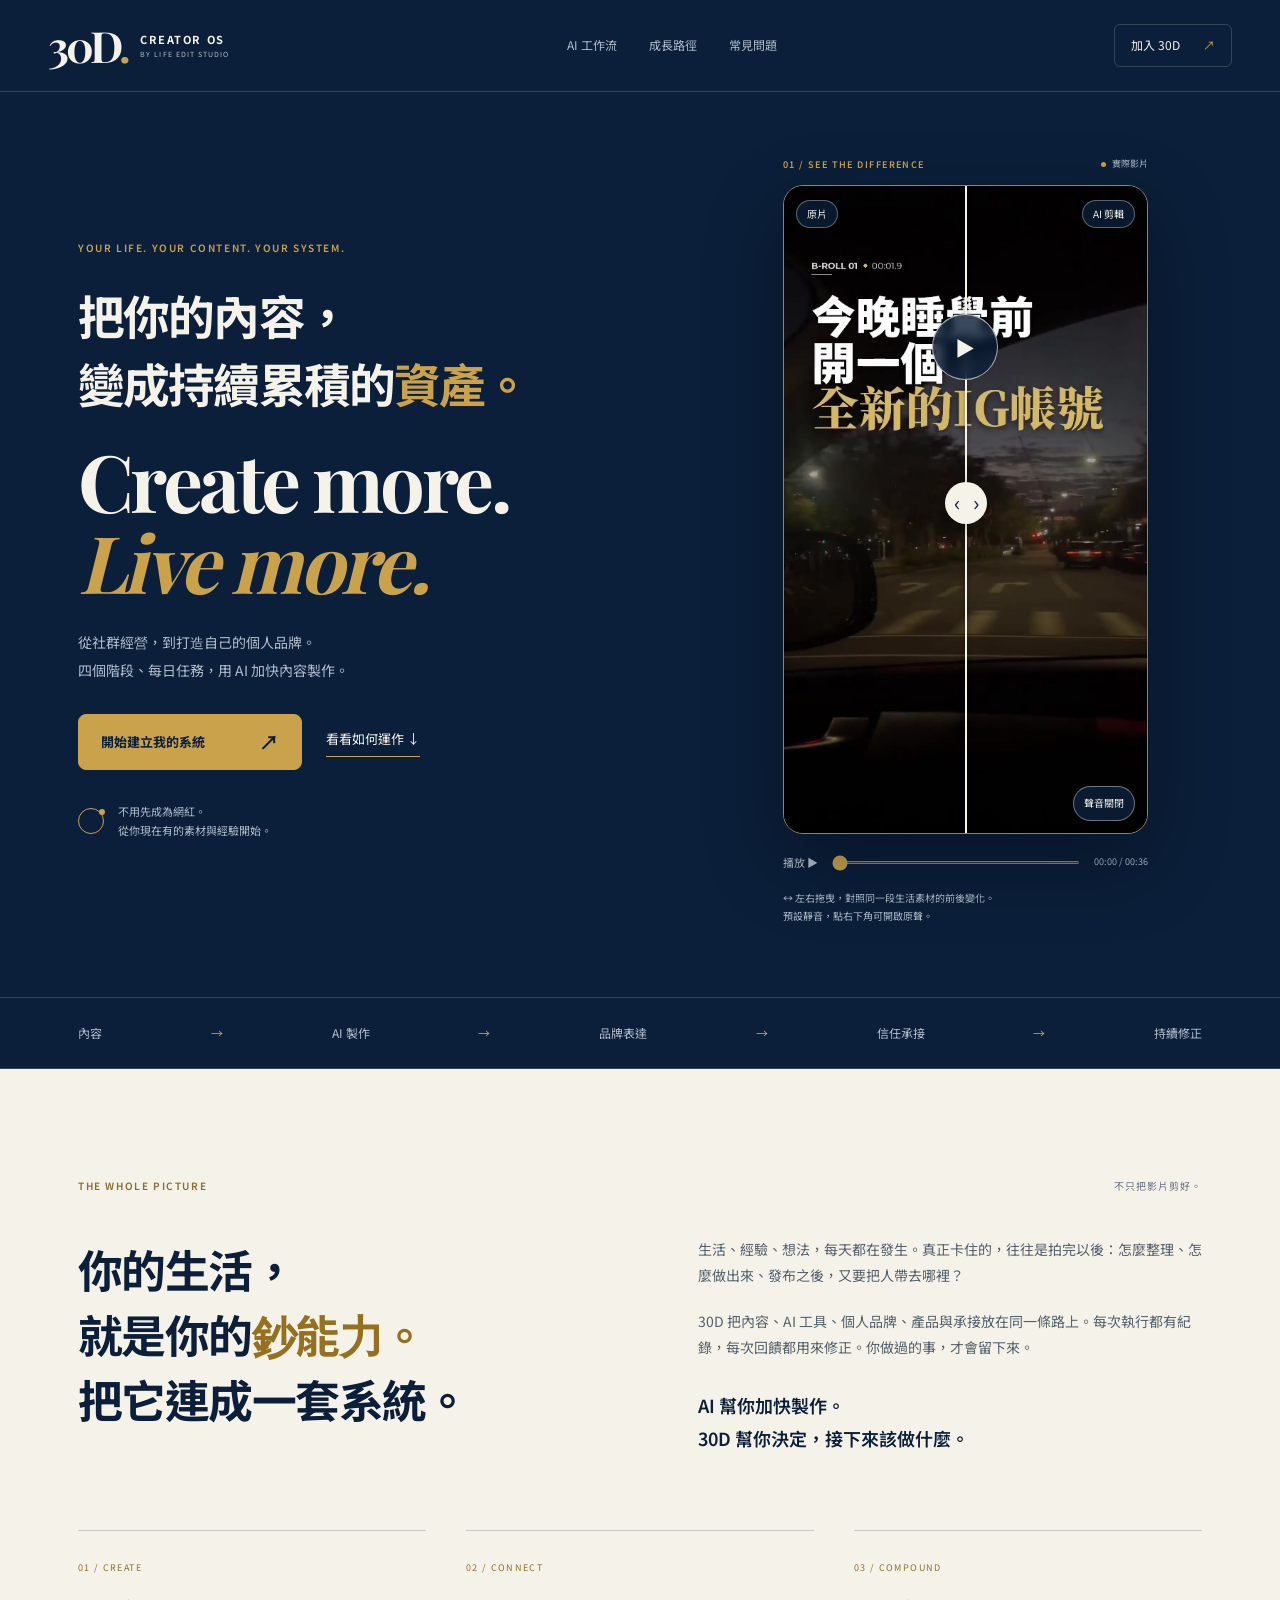
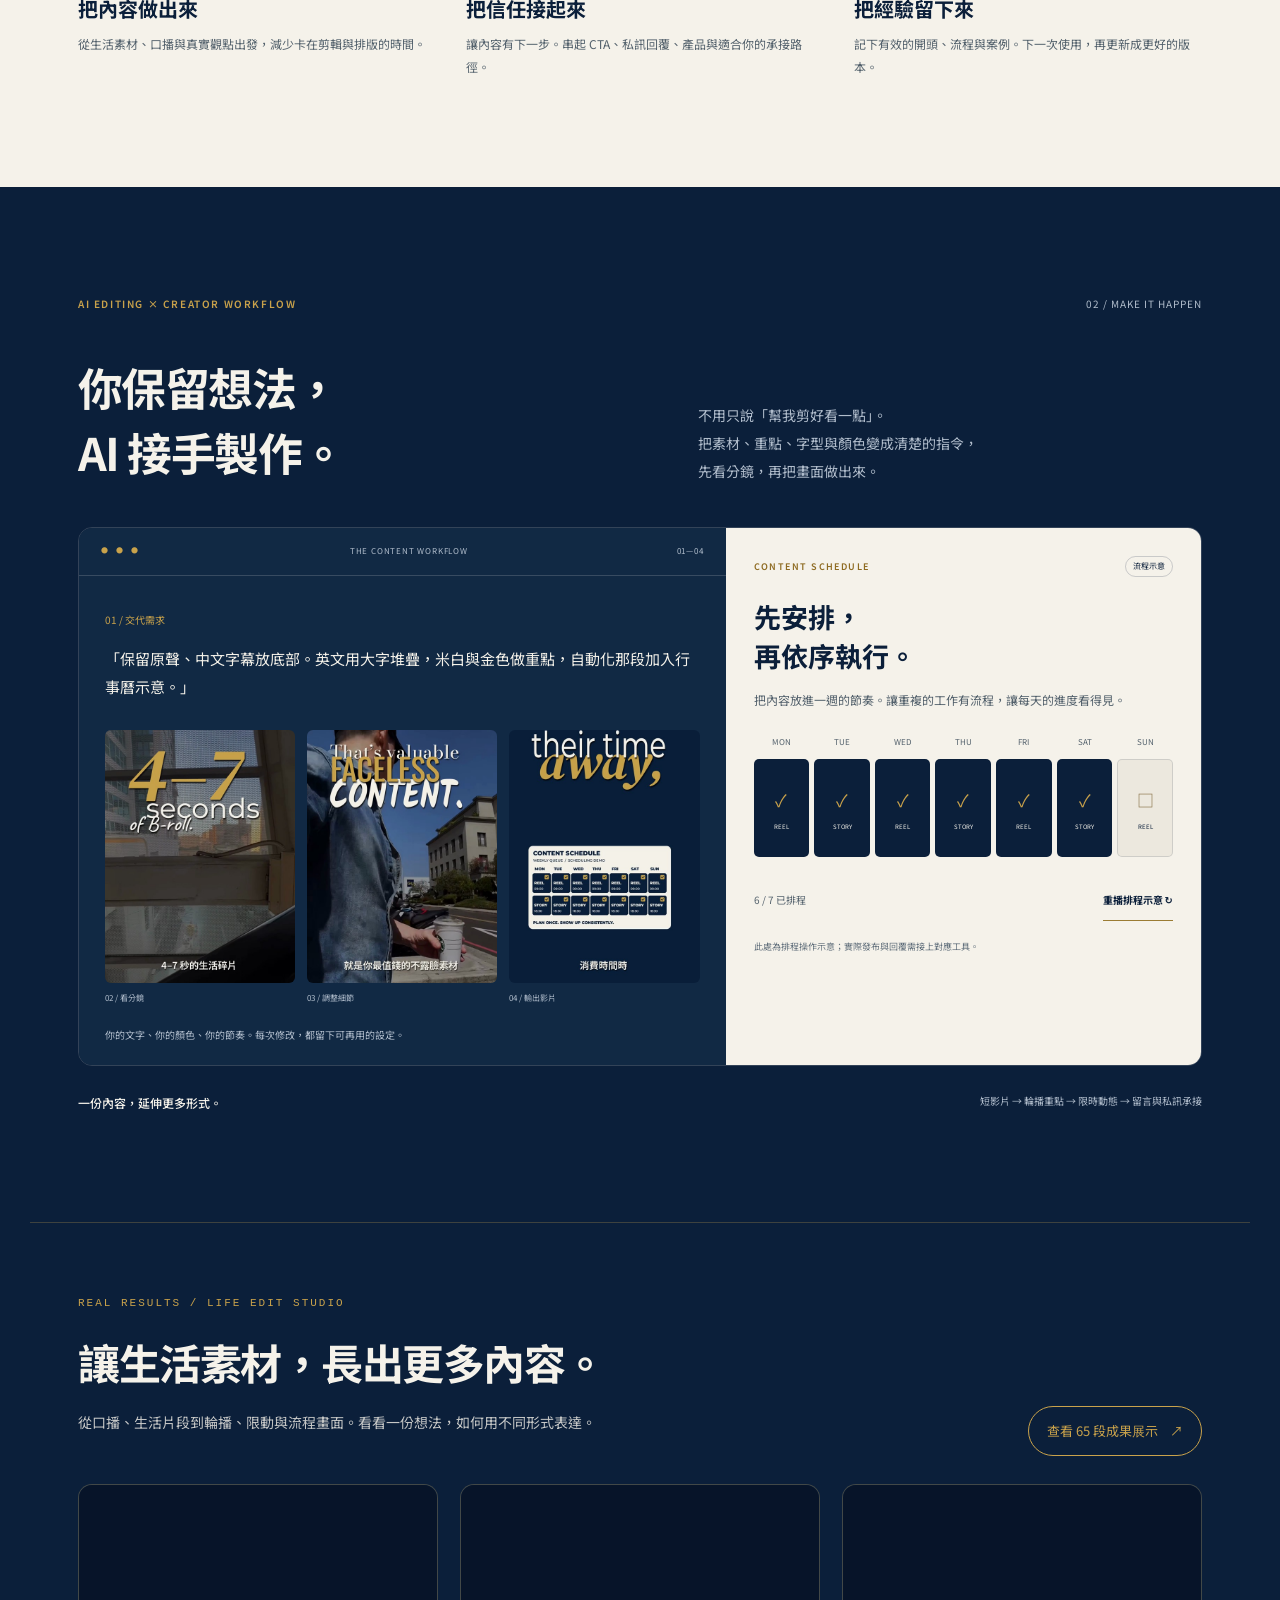
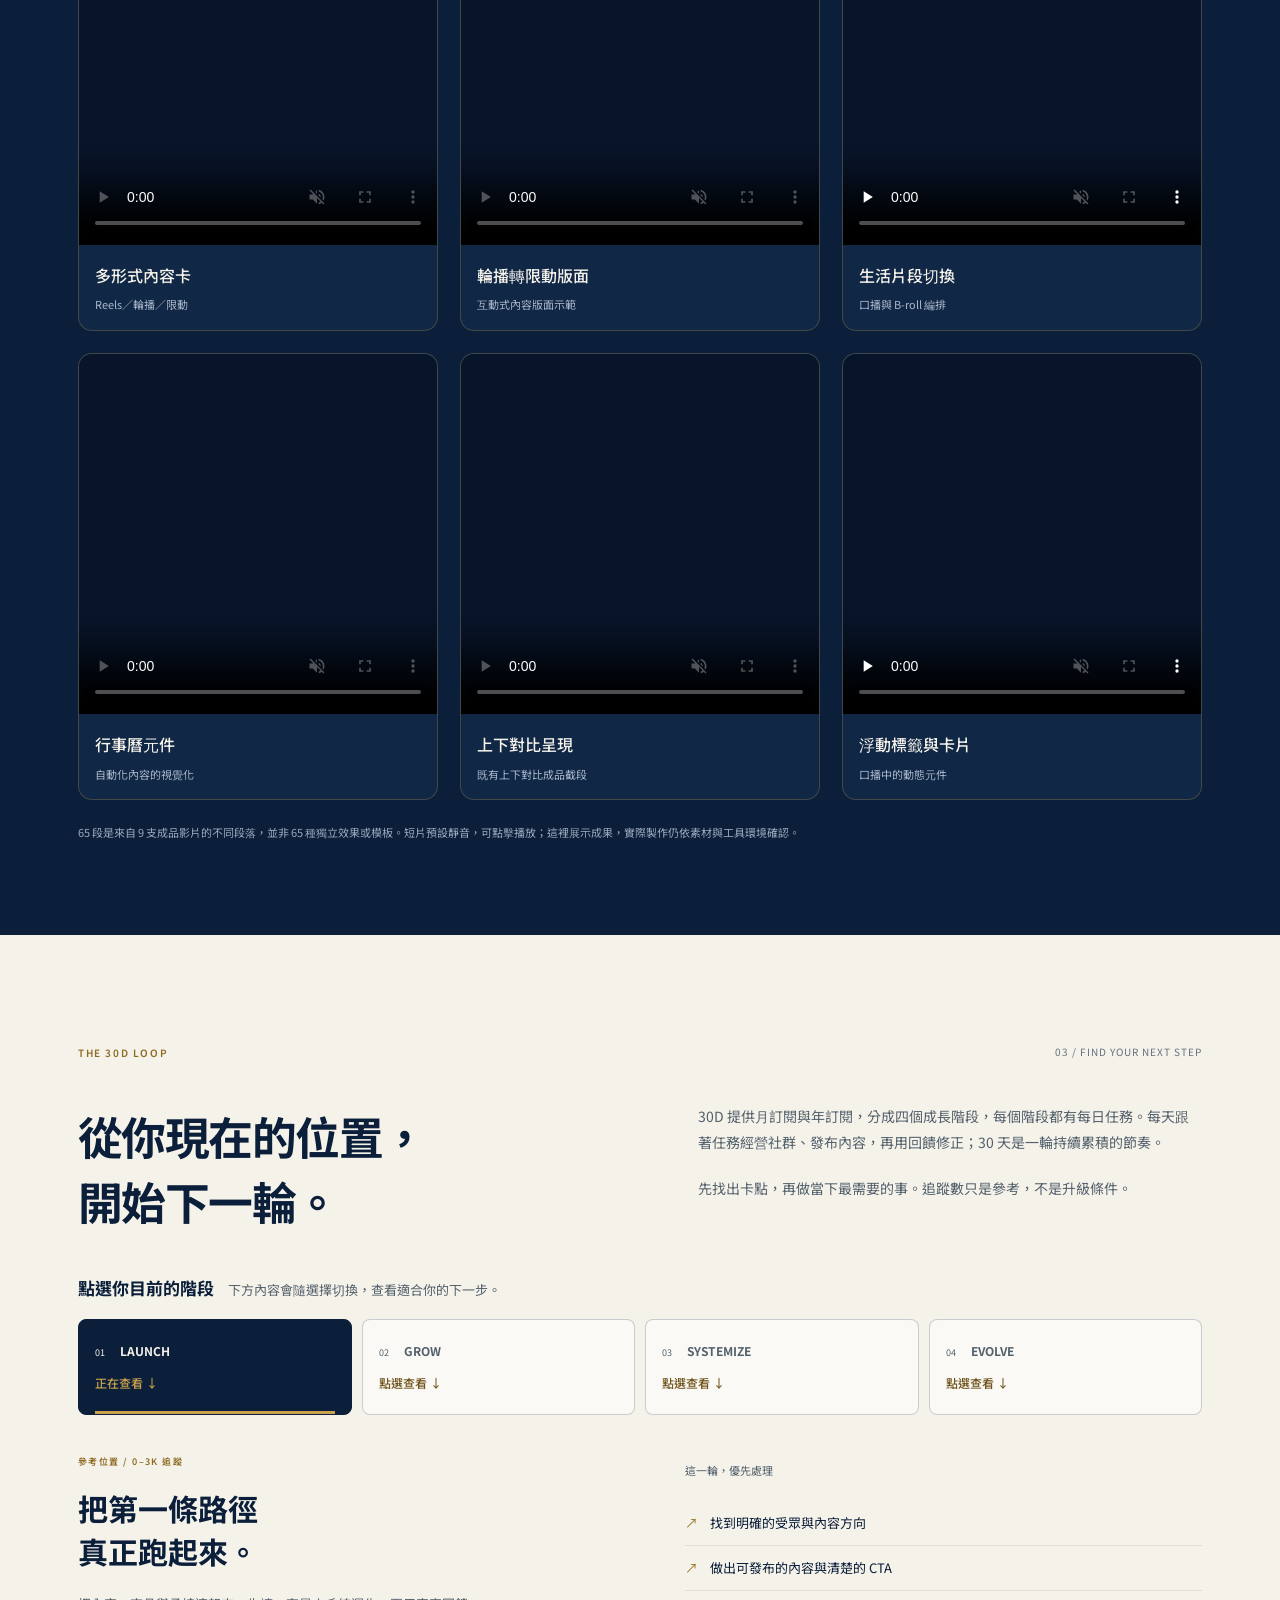
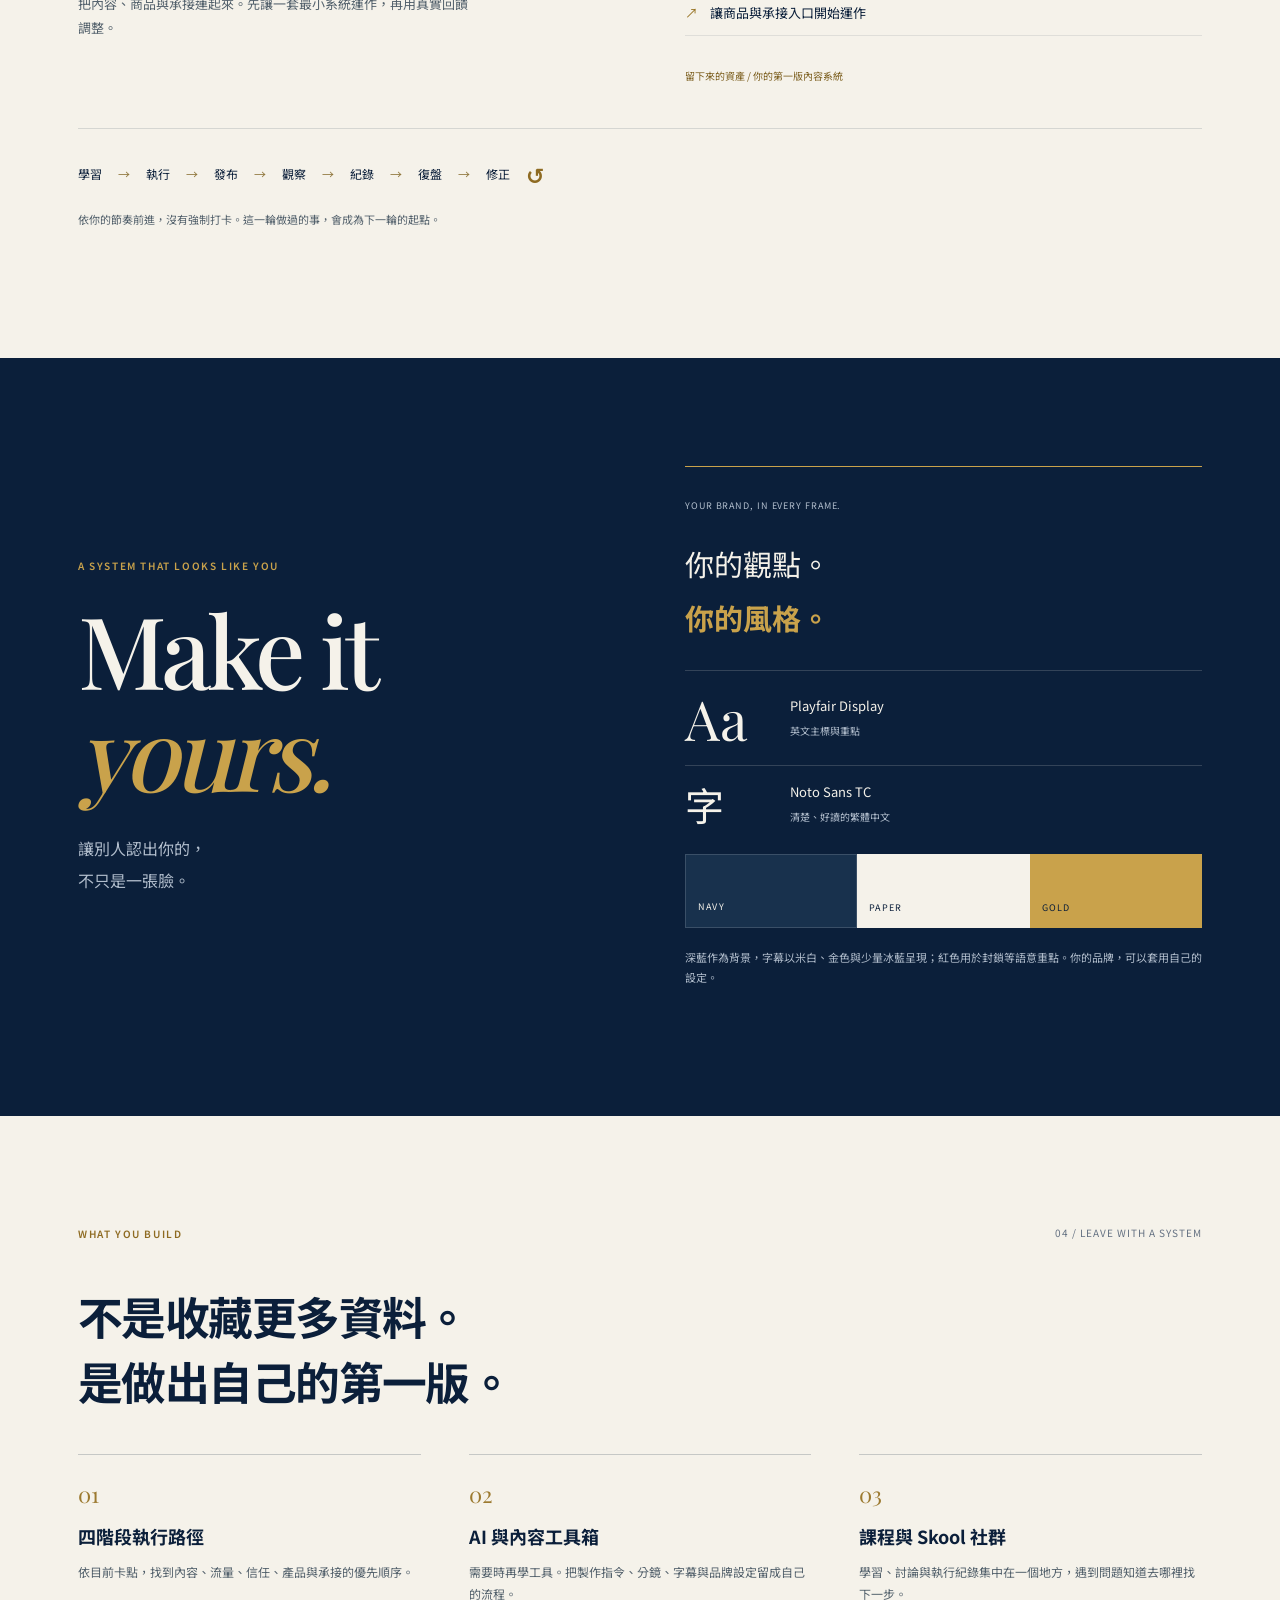
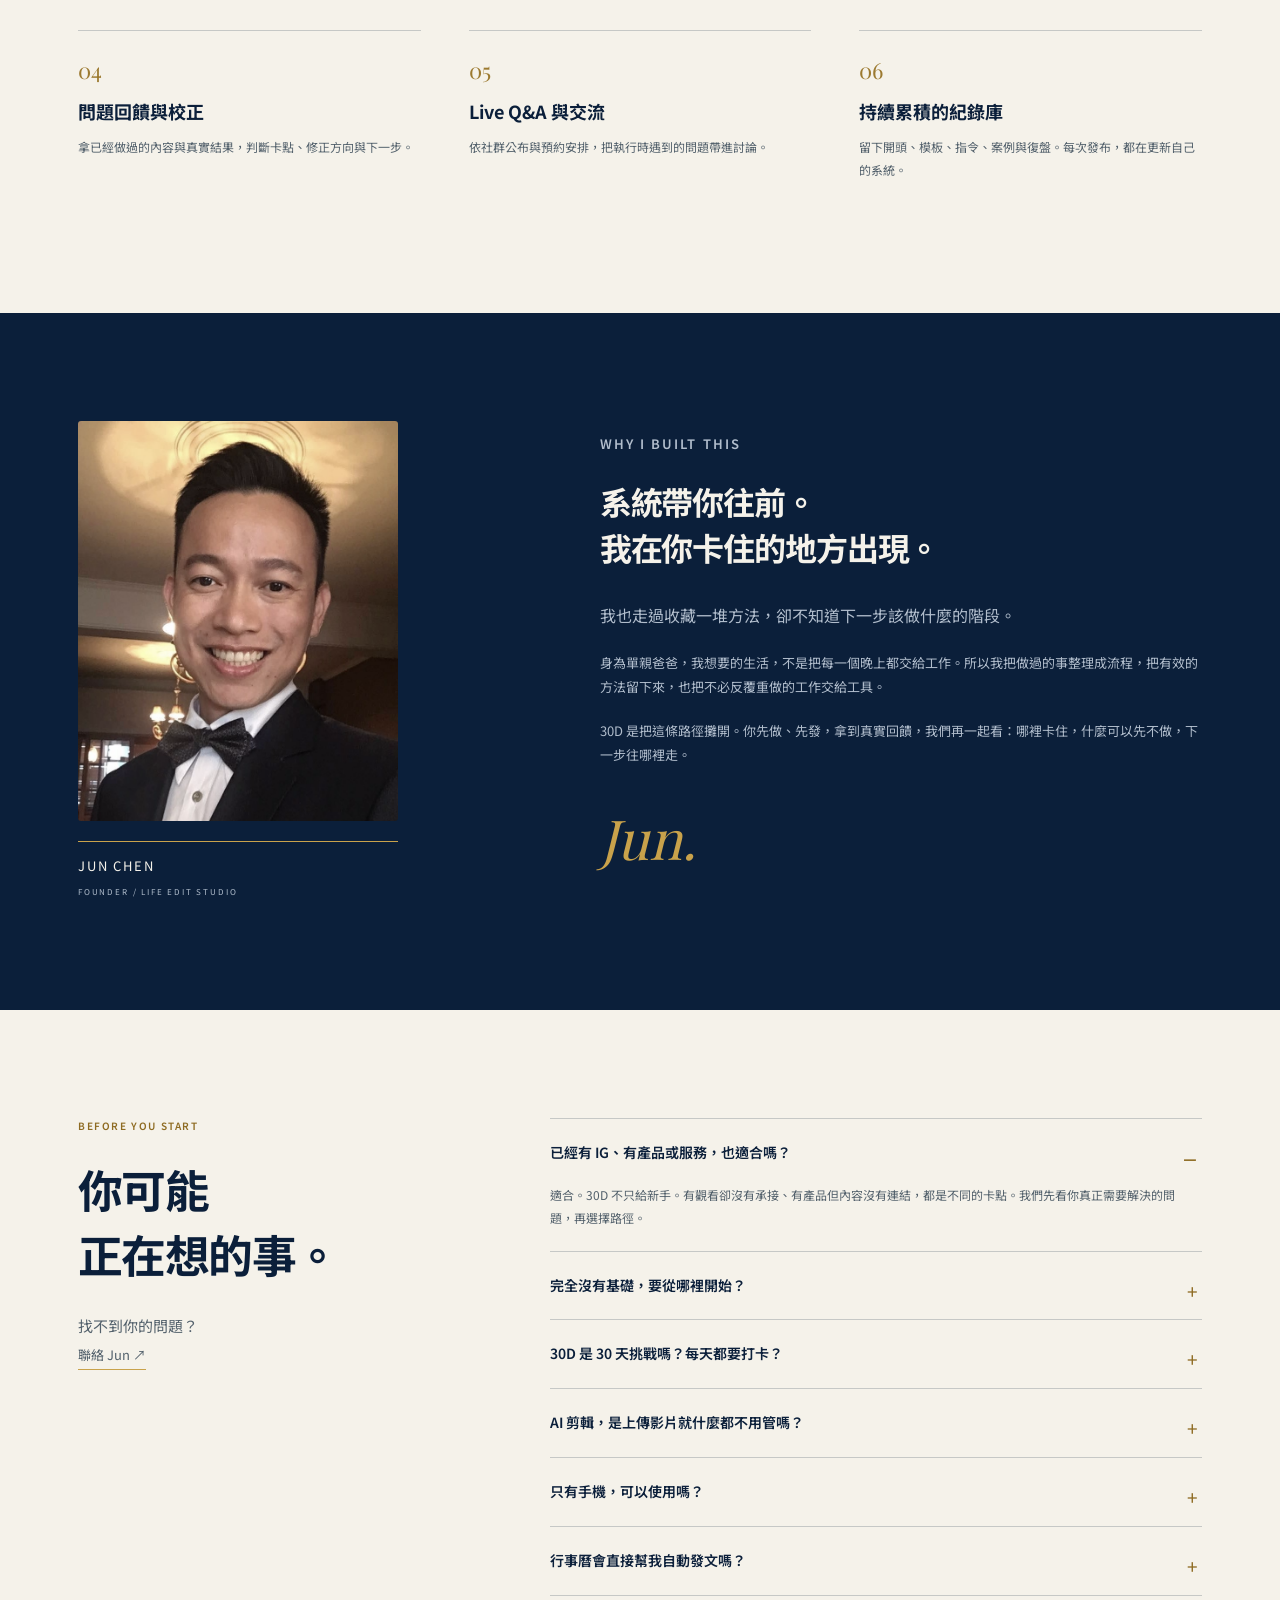
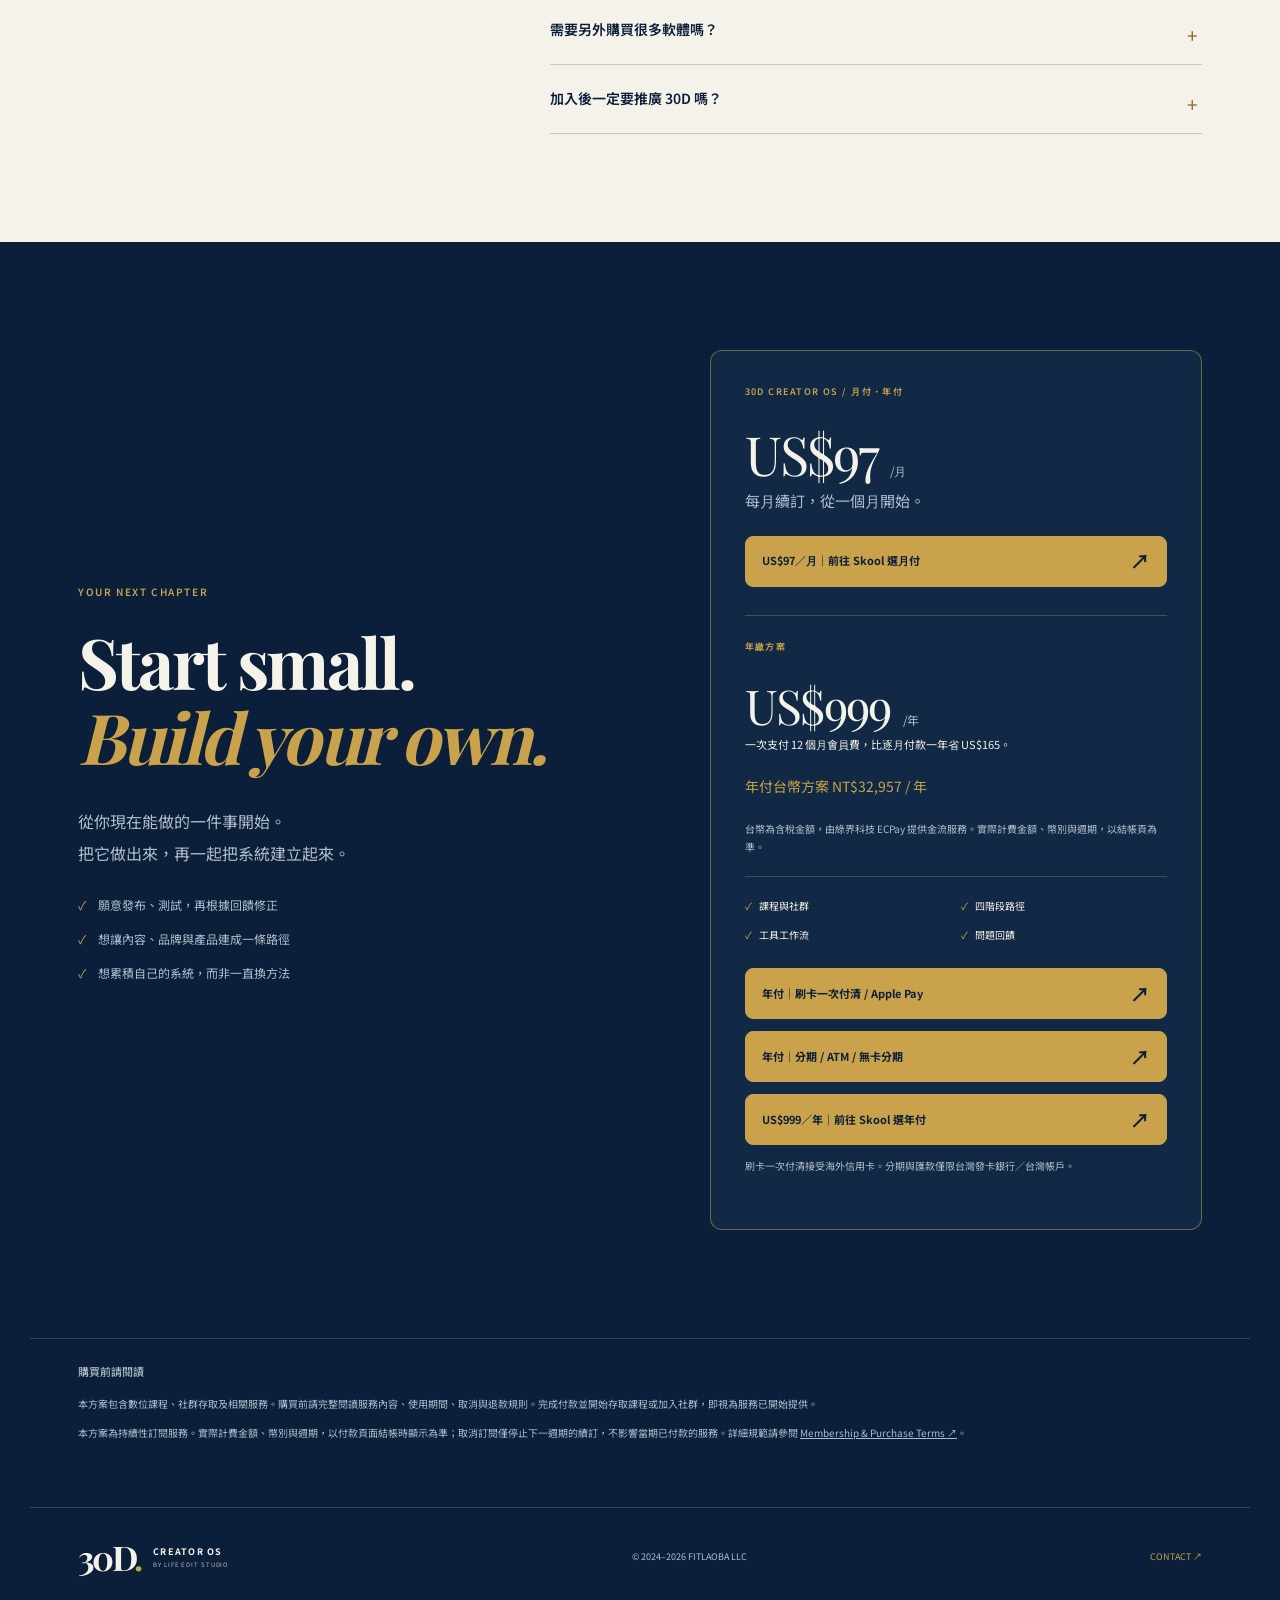
<file: 30D_PRICE_97_999.html>
<!doctype html><html lang="zh-Hant"><head><base href="https://realjunchen.github.io/30D/"><meta charset="utf-8"><meta name="viewport" content="width=device-width,initial-scale=1"><meta name="theme-color" content="#0b1f3a"><meta name="description" content="30D by Life Edit Studio：US$97／月或 US$999／年，把內容、AI剪輯、品牌與承接整理成持續累積的創作者系統。"><title>30D Creator OS｜Life Edit Studio</title><style>
@font-face{font-family:Playfair;src:url('playfair.ttf')}@font-face{font-family:Noto;src:url('life-edit-tc-v9.ttf');font-weight:100 900;font-display:swap}:root{--navy:#0b1f3a;--navy2:#112944;--paper:#f5f2ea;--gold:#c9a24b;--muted:#b1bdcc;--line:rgba(245,242,234,.17);--split:50%}*{box-sizing:border-box}html{scroll-behavior:smooth;scroll-padding-top:100px}body{margin:0;background:var(--navy);color:var(--paper);font:15px/1.85 Noto,system-ui,sans-serif}button,input,a{-webkit-tap-highlight-color:transparent}a{color:inherit;text-decoration:none}button,input{font:inherit}button,a,input,summary{touch-action:manipulation}button{cursor:pointer}button:focus-visible,a:focus-visible,input:focus-visible,summary:focus-visible{outline:3px solid var(--gold);outline-offset:5px}button{color:inherit}p{margin:0 0 20px}h1,h2,h3{margin:0;text-wrap:balance;line-height:1.45}h1{font-size:clamp(32px,3.65vw,52px);font-weight:700;letter-spacing:-.04em}h2{font-size:clamp(30px,3.5vw,46px);letter-spacing:-.035em}h3{font-size:22px}.serif{font-family:Playfair,Georgia,serif}img{max-width:100%;display:block}.shell{max-width:1220px;margin:auto;padding-left:48px;padding-right:48px}.section-space{padding-top:108px;padding-bottom:108px}.eyebrow{font:600 10px/1.5 Noto,sans-serif;letter-spacing:.16em;color:var(--gold);margin:0 0 24px}.muted{color:var(--muted)}.small{font-size:11px;line-height:1.8}.gold{color:var(--gold)}.gold-dark{color:#95701f}.lead{font-size:16px;line-height:2;color:var(--muted)}.button{display:flex;align-items:center;justify-content:space-between;gap:20px;min-height:54px;padding:15px 22px;border-radius:8px;font-size:13px;font-weight:700}.button span{font-size:20px;line-height:1}.gold-button{background:var(--gold);color:var(--navy);border:1px solid var(--gold)}.gold-button:hover{background:#dfbc6d}.outline-button{border:1px solid var(--line)}.outline-button:hover{background:var(--navy2)}.text-link{font-size:13px;border-bottom:1px solid var(--gold);padding-bottom:5px}.header{display:flex;align-items:center;justify-content:space-between;max-width:1440px;margin:auto;padding:24px 48px;border-bottom:1px solid var(--line);gap:24px}.wordmark{display:flex;align-items:center;gap:13px;flex-shrink:0}.mark{font:700 43px/1 Playfair,serif;letter-spacing:-.08em}.dot{color:var(--gold)}.wordmark-sub{font-size:11px;font-weight:700;line-height:1.6;letter-spacing:.14em}.wordmark-sub span{display:block;font-size:7px;letter-spacing:.15em;font-weight:400;color:var(--muted)}nav{display:flex;gap:32px;font-size:12px;color:var(--muted)}nav a:hover{color:var(--gold)}.nav-cta{font-size:12px;padding:9px 16px;border:1px solid var(--line);border-radius:6px;white-space:nowrap}.nav-cta span{color:var(--gold);margin-left:20px}.hero{display:grid;grid-template-columns:1.17fr 1fr;gap:96px;align-items:center;padding-top:64px;padding-bottom:72px}.hero .eyebrow{margin-bottom:26px}.hero-english{font:700 clamp(60px,6.2vw,90px)/1.02 Playfair,serif;letter-spacing:-.045em;margin:24px 0 26px}.hero-english em{color:var(--gold);font-style:italic}.hero .lead{font-size:14px}.actions{display:flex;gap:24px;align-items:center;margin-top:30px}.actions .button{width:224px}.hero-note{display:flex;align-items:center;gap:14px;margin-top:32px}.hero-note p{font-size:11px;line-height:1.75;color:var(--muted);margin:0}.tiny-ring{width:26px;height:26px;border:1px solid var(--gold);border-radius:50%;position:relative}.tiny-ring:after{content:'';width:6px;height:6px;border-radius:50%;background:var(--gold);position:absolute;right:-2px;top:0}.hero-demo{max-width:365px;width:100%;justify-self:center}.demo-heading{display:flex;align-items:center;justify-content:space-between;margin-bottom:12px}.demo-heading .eyebrow{font-size:9px;margin:0}.live-dot{font-size:9px;color:var(--muted)}.live-dot:before{content:'';display:inline-block;width:5px;height:5px;margin-right:6px;background:var(--gold);border-radius:50%}.video-stage{position:relative;aspect-ratio:9/16;background:#071428;border-radius:20px;overflow:hidden;isolation:isolate;border:1px solid #8e845f;box-shadow:0 28px 80px #0005}.video-stage video{position:absolute;width:1px;height:1px;opacity:0;pointer-events:none}.video-stage canvas{width:100%;height:100%;display:block;background:url('poster.jpg') center/cover}.video-label{position:absolute;top:14px;font-size:10px;padding:4px 10px;border:1px solid #ffffff55;border-radius:20px;background:#0b1f3ac9;pointer-events:none;z-index:2}.label-before{left:12px}.label-after{right:12px}.wipe-line{position:absolute;top:0;bottom:0;left:var(--split);width:2px;background:var(--paper);pointer-events:none;z-index:3;box-shadow:0 0 5px #0007}.wipe-line span{position:absolute;top:49%;left:1px;transform:translate(-50%,-50%);width:42px;height:42px;background:var(--paper);border-radius:50%;color:var(--navy);display:grid;place-items:center;font-size:21px;letter-spacing:4px;padding-left:4px;box-shadow:0 3px 18px #0005}.wipe-range{position:absolute;inset:0;width:100%;height:100%;margin:0;opacity:0;cursor:ew-resize;z-index:4;touch-action:pan-y}.wipe-range:focus-visible{opacity:.08}.play-overlay{position:absolute;top:25%;left:50%;transform:translate(-50%,-50%);width:66px;height:66px;display:grid;place-items:center;border-radius:50%;border:1px solid #ffffffa0;background:#0b1f3ac0;font-size:20px;z-index:5;backdrop-filter:blur(5px);padding-left:5px}.play-overlay[hidden]{display:none}.sound-button{position:absolute;right:12px;bottom:12px;z-index:5;background:#0b1f3ad9;border:1px solid #ffffff66;border-radius:20px;font-size:10px;padding:7px 10px;min-height:34px}.video-controls{display:flex;align-items:center;gap:12px;margin-top:15px;font-size:9px;color:var(--muted)}.video-controls button{background:none;border:0;font-size:11px;white-space:nowrap;padding:0;min-height:28px}.video-controls input{width:100%;min-width:30px;accent-color:var(--gold);height:3px}.video-controls span{white-space:nowrap;font-variant-numeric:tabular-nums}.demo-note{font-size:10px;color:var(--muted);margin:12px 0 0;line-height:1.8}.video-error{position:absolute;inset:0;background:var(--navy);z-index:8;display:grid;place-content:center;padding:30px;font-size:13px}.video-error[hidden]{display:none}.video-error button{background:var(--gold);color:var(--navy);border:0;padding:12px;border-radius:8px;margin-top:16px}.system-strip{border-top:1px solid var(--line);border-bottom:1px solid var(--line);color:var(--muted)}.system-strip .shell{display:flex;justify-content:space-between;align-items:center;padding-top:24px;padding-bottom:24px;font-size:12px}.system-strip b{color:var(--gold);font-weight:400}.paper-section{background:var(--paper);color:var(--navy)}.paper-section .eyebrow{color:#8e6b22}.paper-section .muted{color:#53616c}.section-top{display:flex;justify-content:space-between;gap:20px;margin-bottom:42px;align-items:center}.section-top p{margin:0}.section-index{font-size:10px;letter-spacing:.1em;color:var(--muted)}.paper-section .section-index{color:#647182}.two-col{display:grid;grid-template-columns:1.05fr 1fr;gap:90px}.body-copy{font-size:14px;color:#53616c}.body-copy p{margin-bottom:20px}.body-copy .emphasis{color:var(--navy);font-size:18px;font-weight:600;margin-top:28px}.editorial-three{display:grid;grid-template-columns:repeat(3,1fr);margin-top:55px;gap:40px}.editorial-three article{border-top:1px solid #0b1f3a33;padding-top:20px}.editorial-three span{font-size:9px;letter-spacing:.15em;color:#927023}.editorial-three h3{font-size:20px;margin:15px 0 10px}.editorial-three p{font-size:12px;line-height:1.9;color:#53616c;margin:0}.section-intro{align-items:end;margin-bottom:42px}.section-intro .lead{font-size:14px;margin:0}.workbench{display:grid;grid-template-columns:1.36fr 1fr;border:1px solid var(--line);border-radius:14px;overflow:hidden}.workbench-main{background:var(--navy2)}.panel-title{display:flex;justify-content:space-between;font-size:8px;letter-spacing:.1em;border-bottom:1px solid var(--line);padding:16px 22px;color:var(--muted)}.panel-dots{color:var(--gold);font-size:7px;letter-spacing:3px}.prompt{padding:28px 26px}.prompt span{font-size:10px;color:var(--gold)}.prompt p{font-size:15px;line-height:1.9;margin:13px 0 0}.storyboard{display:grid;grid-template-columns:repeat(3,1fr);gap:12px;padding:0 26px}.storyboard img{aspect-ratio:9/12;object-fit:cover;border-radius:6px}.storyboard span{font-size:8px;color:var(--muted);display:block;margin:8px 0 0}.panel-footnote{font-size:10px;color:var(--muted);padding:20px 26px;margin:0}.queue-panel{background:var(--paper);color:var(--navy);padding:28px}.queue-top{display:flex;justify-content:space-between;align-items:center;gap:8px}.queue-top .eyebrow{color:#8e6b22;font-size:9px;margin:0}.demo-pill{font-size:8px;padding:2px 7px;border:1px solid #0b1f3a30;border-radius:20px;white-space:nowrap}.queue-panel h3{font-size:27px;margin:20px 0 14px}.queue-panel>p{font-size:12px;color:#53616c}.week{display:grid;grid-template-columns:repeat(7,1fr);gap:5px;margin:24px 0}.day{font-size:8px;text-align:center;min-width:0}.day>span{color:#53616c;display:block;margin-bottom:9px}.day-card{border:1px solid #0b1f3a22;border-radius:5px;aspect-ratio:1/1.75;background:#ece8de;display:flex;flex-direction:column;align-items:center;justify-content:center;gap:6px;transition:background .25s,color .25s}.day-card strong{font-size:17px;font-weight:400;color:#8a7348}.day-card small{font-size:6px}.day.done .day-card{background:var(--navy);color:var(--paper)}.day.done strong{color:var(--gold)}.queue-bottom{display:flex;align-items:center;justify-content:space-between;gap:12px;font-size:10px}.queue-bottom>span{color:#53616c}.queue-bottom button{font-size:10px;font-weight:700;color:var(--navy);background:none;border:none;border-bottom:1px solid #9b7c33;padding:8px 0;min-height:40px}.queue-panel>.small{font-size:9px;margin:18px 0 0;color:#62707c}.workflow-caption{display:flex;justify-content:space-between;gap:24px;padding-top:26px;font-size:12px}.workflow-caption strong{font-weight:500}.workflow-caption span{font-size:10px;color:var(--muted)}.stage-tabs{display:grid;grid-template-columns:repeat(4,1fr);margin-top:44px;border-bottom:1px solid #0b1f3a33}.stage-tabs button{background:none;color:#53616c;border:0;padding:19px 12px;font-size:12px;text-align:left;position:relative;font-weight:700}.stage-tabs button span{font-size:9px;margin-right:12px;font-weight:400}.stage-tabs button[aria-selected=true]{color:var(--navy)}.stage-tabs button[aria-selected=true]:after{content:'';position:absolute;bottom:-1px;left:0;right:0;height:3px;background:var(--gold)}.stage-panel{padding:40px 0;display:grid;grid-template-columns:1fr 1fr;gap:90px;min-height:295px}.stage-panel h3{font-size:30px;margin-bottom:18px}.stage-panel p{font-size:13px;color:#53616c;max-width:390px;margin:0}.stage-panel .eyebrow{font-size:9px;margin:0 0 18px;color:#8e6b22}.stage-panel ul{list-style:none;padding:0;margin:18px 0 24px;font-size:13px}.stage-panel li{padding:10px 0;border-bottom:1px solid #0b1f3a18}.stage-panel li:before{content:'↗';color:#977323;margin-right:12px}.stage-result{font-size:10px;color:#7d6020}.loop-line{display:flex;gap:16px;align-items:center;border-top:1px solid #0b1f3a22;padding:25px 0 16px;flex-wrap:wrap;font-size:12px}.loop-line i{color:#8f763b;font-style:normal}.loop-line b{color:#8e6b22;font-size:22px}.brand-section{display:grid;grid-template-columns:1fr 1fr;gap:90px;align-items:center}.brand-headline{font-size:100px;line-height:1.02;font-weight:500;letter-spacing:-.05em;margin:25px 0 30px}.brand-headline em{color:var(--gold)}.brand-right{border-top:1px solid var(--gold);padding-top:22px}.brand-type>span{font-size:9px;letter-spacing:.1em;color:var(--muted)}.brand-type>p{font-size:29px;margin:20px 0 26px}.brand-type>p strong{color:var(--gold)}.type-row{display:flex;gap:25px;align-items:center;border-top:1px solid var(--line);padding:14px 0}.type-row>span:first-child{font:55px/1.2 Playfair,serif;width:80px}.type-row>span:last-child{font-size:13px}.type-row small{font-size:10px;color:var(--muted)}.sans-sample>span:first-child{font-family:Noto,sans-serif;font-size:39px}.swatches{display:grid;grid-template-columns:repeat(3,1fr);margin:12px 0 20px;height:74px;font-size:9px;letter-spacing:.13em}.swatches span{display:flex;align-items:end;padding:12px}.navy-swatch{background:#18314d;border:1px solid #ffffff25}.paper-swatch{background:var(--paper);color:var(--navy)}.gold-swatch{background:var(--gold);color:var(--navy)}.includes-grid{display:grid;grid-template-columns:repeat(3,1fr);column-gap:48px;margin-top:40px}.includes-grid article{border-top:1px solid #0b1f3a33;padding:24px 0}.includes-grid article>span{font:22px Playfair,serif;color:#9c7a30}.includes-grid h3{font-size:18px;margin:12px 0}.includes-grid p{font-size:12px;color:#53616c;margin:0}.founder{display:grid;grid-template-columns:.7fr 1fr;gap:100px;align-items:center}.founder-photo{max-width:320px}.founder-photo img{width:100%;aspect-ratio:4/5;object-fit:cover;filter:saturate(.7);border-radius:3px}.founder-photo>span{display:block;font-size:13px;letter-spacing:.14em;border-top:1px solid var(--gold);margin-top:20px;padding-top:12px}.founder-photo small{font-size:8px;color:var(--muted)}.founder h2{font-size:32px}.founder .lead{margin-top:28px;font-size:16px}.founder p{font-size:13px;color:var(--muted)}.signature{font-size:55px;color:var(--gold);font-style:italic}.faq-layout{display:grid;grid-template-columns:.75fr 1.25fr;gap:80px}.faq-layout h2{margin-bottom:25px}.faq-layout>.muted{font-size:13px}.faq-items details{border-top:1px solid #0b1f3a33;padding:21px 0}.faq-items details:last-child{border-bottom:1px solid #0b1f3a33}.faq-items summary{list-style:none;cursor:pointer;font-size:14px;font-weight:600;position:relative;padding-right:35px}.faq-items summary::-webkit-details-marker{display:none}.faq-items summary:after{content:'+';position:absolute;right:4px;font-size:19px;color:#8e6b22;font-weight:400}.faq-items details[open] summary:after{content:'−'}.faq-items details p{font-size:12px;color:#53616c;line-height:1.95;margin:17px 25px 0 0}.join-section{display:grid;grid-template-columns:1.1fr 1fr;gap:90px;align-items:center}.join-headline{font-size:70px;line-height:1.08;letter-spacing:-.04em;margin:25px 0 30px}.join-headline em{color:var(--gold)}.join-list{list-style:none;padding:0;font-size:12px;color:var(--muted);margin:25px 0 0}.join-list li{margin-bottom:12px}.join-list li:before{content:'✓';margin-right:12px;color:var(--gold)}.price-card{border:1px solid #c9a24b7f;border-radius:12px;padding:34px;background:var(--navy2)}.price-card .eyebrow{font-size:9px}.price{font:54px/1.2 Playfair,serif;color:var(--paper);letter-spacing:-.035em}.price>span{font:12px Noto,sans-serif;color:var(--muted);margin-left:12px}.twd{font-size:14px;color:var(--gold);margin-top:14px}.price-card>.small{font-size:10px;color:var(--muted)}.price-includes{display:grid;grid-template-columns:1fr 1fr;font-size:10px;gap:10px;padding:20px 0 24px;border-top:1px solid var(--line)}.price-includes span:before{content:'✓';color:var(--gold);margin-right:7px}.price-card .button{font-size:11px;margin-bottom:12px;min-height:51px;padding:14px 16px}.skool-link{display:block;text-align:center;font-size:11px;text-decoration:underline;text-underline-offset:5px;margin:22px 0}.terms{padding-top:25px;padding-bottom:55px;border-top:1px solid var(--line)}.terms h3{font-size:11px;font-weight:500;color:var(--muted);margin-bottom:15px}.terms p{font-size:10px;color:var(--muted);margin-bottom:10px}.terms a{text-decoration:underline}.footer{padding-top:32px;padding-bottom:38px;border-top:1px solid var(--line);display:flex;align-items:center;justify-content:space-between;gap:24px}.footer p{font-size:9px;color:var(--muted);margin:0}.footer>a:last-child{font-size:9px;color:var(--gold)}.footer .mark{font-size:34px}.footer .wordmark-sub{font-size:9px}.footer .wordmark-sub span{font-size:6px}.skip{position:fixed;top:-100px;left:10px;background:var(--paper);color:var(--navy);padding:15px;z-index:20}.skip:focus{top:10px}
@media(min-width:1500px){.hero{padding-top:84px;padding-bottom:90px}.hero-demo{max-width:390px}}@media(max-width:1000px){.shell{padding-left:32px;padding-right:32px}.header{padding:20px 32px}.hero{gap:40px}.hero-english{font-size:68px}.hero-demo{max-width:325px}.two-col,.stage-panel,.brand-section,.join-section{gap:45px}.workbench{grid-template-columns:1.1fr 1fr}.queue-panel{padding:24px 18px}.storyboard,.prompt{padding-left:20px;padding-right:20px}.section-space{padding-top:80px;padding-bottom:80px}.founder{gap:55px}.join-headline{font-size:60px}.price-card{padding:26px}.faq-layout{gap:45px}.header nav{gap:20px}.includes-grid{column-gap:30px}}
@media(max-width:700px){.shell{padding-left:24px;padding-right:24px}.header{padding:18px 22px;gap:12px}.header nav{display:none}.mark{font-size:37px}.wordmark-sub{font-size:9px}.wordmark-sub span{font-size:6px}.nav-cta{font-size:10px;padding:7px 10px}.nav-cta span{margin-left:8px}.hero{grid-template-columns:1fr;gap:40px;padding-top:42px;padding-bottom:46px}.hero-copy{max-width:490px}.hero .eyebrow{font-size:8px;letter-spacing:.12em;margin-bottom:20px}h1{font-size:36px}.hero-english{font-size:65px;margin:20px 0 24px}.hero .lead{font-size:13px}.desktop{display:none}.actions{gap:20px;margin-top:25px}.actions .button{width:auto;min-width:196px;font-size:11px;padding:14px 17px}.text-link{font-size:11px}.hero-note{margin-top:24px}.hero-demo{max-width:360px}.hero-demo .eyebrow{margin:0;font-size:8px}.demo-heading{margin-bottom:10px}.hero-demo .video-stage{border-radius:16px}.demo-note{font-size:10px}.system-strip .shell{gap:10px;justify-content:center;flex-wrap:wrap;padding-top:20px;padding-bottom:20px;font-size:10px}.system-strip b{font-size:10px}.section-space{padding-top:62px;padding-bottom:62px}.section-top{margin-bottom:30px}.section-top .eyebrow{font-size:8px}.section-index{font-size:8px}.two-col,.brand-section,.founder,.faq-layout,.join-section{grid-template-columns:1fr;gap:28px}h2{font-size:31px}.body-copy{font-size:13px}.body-copy .emphasis{font-size:17px}.editorial-three{grid-template-columns:1fr;gap:25px;margin-top:35px}.editorial-three article{display:grid;grid-template-columns:80px 1fr;gap:0 16px;padding-top:20px}.editorial-three article span{grid-row:span 2;font-size:8px;padding-top:4px}.editorial-three h3{font-size:18px;margin:0 0 9px}.editorial-three p{font-size:12px}.section-intro{margin-bottom:30px}.section-intro .lead{font-size:13px}.workbench{grid-template-columns:1fr}.prompt{padding:24px 20px}.prompt p{font-size:14px}.queue-panel{padding:26px 20px}.week{gap:6px}.day{font-size:9px}.day-card{aspect-ratio:1/1.5}.day-card small{font-size:7px}.queue-panel h3{font-size:27px}.queue-bottom{font-size:11px}.queue-bottom button{font-size:11px}.workflow-caption{flex-direction:column;gap:10px;padding-top:22px}.workflow-caption span{font-size:10px}.stage-tabs{margin-top:28px}.stage-tabs button{font-size:9px;padding:15px 3px}.stage-tabs button span{display:block;font-size:9px;margin:0 0 5px}.stage-panel{grid-template-columns:1fr;gap:25px;padding:28px 0;min-height:440px}.stage-panel h3{font-size:28px}.stage-panel ul{font-size:12px}.loop-line{gap:10px;font-size:11px}.brand-headline{font-size:90px;margin:20px 0 25px}.brand-section{gap:30px}.brand-type>p{font-size:28px}.brand-right{padding-top:22px}.includes-grid{grid-template-columns:1fr 1fr;column-gap:22px;margin-top:25px}.includes-grid h3{font-size:16px}.includes-grid p{font-size:11px}.includes-grid article{padding:20px 0}.founder{gap:32px}.founder-photo{width:190px;max-width:70%;display:flex;align-items:end;gap:20px}.founder-photo img{width:135px;aspect-ratio:4/5;border-radius:3px}.founder-photo>span{font-size:11px;line-height:1.8;white-space:nowrap;border:0;margin:0;padding:0}.founder-photo small{font-size:7px}.founder h2{font-size:29px}.founder .lead{font-size:15px;margin-top:20px}.faq-layout{gap:20px}.faq-layout h2 br{display:none}.faq-layout>.muted{font-size:12px}.faq-items summary{font-size:13px}.faq-items details{padding:19px 0}.join-headline{font-size:59px}.join-list{font-size:12px}.join-section{gap:32px}.price-card{padding:27px}.price{font-size:53px}.price-card .button{font-size:11px}.terms{padding-top:24px;padding-bottom:30px}.footer{flex-wrap:wrap;padding-bottom:38px;gap:22px}.footer .wordmark{width:100%}}
@media(prefers-reduced-motion:reduce){html{scroll-behavior:auto}*{transition:none!important}}
@media(max-width:700px){.hero h1{font-size:clamp(30px,8vw,34px)}.hero h1 .gold{white-space:nowrap}.hero-english{font-size:54px;line-height:1.08}.hero-english em{white-space:nowrap}}

.comparison-still{position:absolute;inset:0;width:100%;height:100%;object-fit:cover;pointer-events:none}.still-before{clip-path:inset(0 calc(100% - var(--split)) 0 0)}.video-stage canvas{position:relative;z-index:1;background:none}

.stage-hint{margin:38px 0 0;display:flex;align-items:baseline;gap:14px;flex-wrap:wrap;color:var(--navy)}
.stage-hint strong{font-size:17px;font-weight:700}
.stage-hint>span{font-size:13px;color:#53616c}
.stage-tabs{gap:10px;margin-top:16px;border-bottom:0}
.stage-tabs button{cursor:pointer;border:1px solid #0b1f3a33;border-radius:8px;background:#ffffff80;padding:18px 16px;min-height:96px;transition:background .18s,border-color .18s,color .18s}
.stage-tabs button:hover{background:#e9e2d2;border-color:#987331}
.stage-tabs button:focus-visible{outline:3px solid var(--gold);outline-offset:4px}
.stage-tabs button[aria-selected=true]{background:var(--navy);color:var(--paper);border-color:var(--navy)}
.stage-tabs button[aria-selected=true]:after{left:16px;right:16px;bottom:0}
.stage-action{display:block;margin-top:10px;font-size:12px;font-weight:500;color:#70541b}
.stage-action:before{content:'點選查看 ↓'}
.stage-tabs button[aria-selected=true] .stage-action{color:var(--gold)}
.stage-tabs button[aria-selected=true] .stage-action:before{content:'正在查看 ↓'}
@media(max-width:700px){.stage-hint{gap:5px;margin-top:28px}.stage-hint strong{font-size:16px}.stage-hint>span{display:block;width:100%;font-size:13px}.stage-tabs{gap:7px;margin-top:15px}.stage-tabs button{padding:14px 5px;font-size:9px;min-height:102px}.stage-action{font-size:11px;margin-top:9px}.stage-tabs button[aria-selected=true]:after{left:7px;right:7px}}
@media(max-width:700px){.hero h1{font-size:clamp(30px,8vw,34px)}.hero h1 .gold{white-space:nowrap}.hero-english{font-size:54px;line-height:1.08}.hero-english em{white-space:nowrap}}

.comparison-still{position:absolute;inset:0;width:100%;height:100%;object-fit:cover;pointer-events:none}.still-before{clip-path:inset(0 calc(100% - var(--split)) 0 0)}.video-stage canvas{position:relative;z-index:1;background:none}


</style><style>
/* Real results showcase — additive 2026-10-27 */
.results-showcase{padding-top:72px;padding-bottom:72px;border-top:1px solid #c9a24b44}.results-showcase .results-head{display:flex;justify-content:space-between;gap:28px;align-items:end;margin-bottom:28px}.results-showcase h2{font-size:clamp(28px,4vw,42px);line-height:1.45;margin:10px 0 16px}.results-showcase .results-lead{font-size:14px;line-height:1.9;max-width:560px;opacity:.8}.results-showcase .results-kicker{color:#c9a24b;font:11px/1.6 monospace;letter-spacing:2px}.results-showcase .results-link{display:inline-flex;border:1px solid #c9a24b;padding:12px 18px;border-radius:99px;color:#c9a24b;text-decoration:none;font-size:13px;white-space:nowrap;align-items:center;gap:12px}.results-grid{display:grid;grid-template-columns:repeat(3,minmax(0,1fr));gap:22px}.results-card{border:1px solid #c9a24b44;background:#102746;border-radius:14px;overflow:hidden;margin:0}.results-card video{display:block;width:100%;height:360px;object-fit:contain;background:#071429}.results-card figcaption{padding:16px}.results-card strong{font-size:16px;font-weight:500;color:#f5f2ea}.results-card small{display:block;font-size:11px;line-height:1.7;color:#aab8ca;margin-top:5px}.results-note{font-size:11px;line-height:1.9;color:#9aa8bc;margin-top:22px}.results-showcase a:focus-visible{outline:2px solid #c9a24b;outline-offset:5px}@media(max-width:760px){.results-grid{grid-template-columns:repeat(2,minmax(0,1fr));gap:12px}.results-card video{height:auto;aspect-ratio:512/910}.results-head{display:block!important}.results-showcase{padding-top:48px;padding-bottom:48px}.results-link{margin-top:12px}.results-card figcaption{padding:12px}.results-card strong{font-size:14px}}@media(max-width:340px){.results-grid{grid-template-columns:1fr}}
</style><style>.price-card .button{white-space:normal!important;line-height:1.6;text-align:center}.price-card .lead{font-size:15px;line-height:1.9}</style></head><body>
<a class="skip" href="#main">跳至主要內容</a>
<header class="header"><a class="wordmark" href="#" aria-label="30D Creator OS 首頁"><span class="mark">30D<span class="dot">.</span></span><span class="wordmark-sub">CREATOR OS<span>BY LIFE EDIT STUDIO</span></span></a><nav aria-label="主要導覽"><a href="#workflow">AI 工作流</a><a href="#roadmap">成長路徑</a><a href="#faq">常見問題</a></nav><a class="nav-cta" href="#payment">加入 30D <span>↗</span></a></header>
<main id="main">
<section class="hero shell" id="showcase"><div class="hero-copy"><p class="eyebrow">YOUR LIFE. YOUR CONTENT. YOUR SYSTEM.</p><h1>把你的內容，<br>變成持續累積的<span class="gold">資產。</span></h1><p class="hero-english">Create more.<br><em>Live more.</em></p><p class="lead">從社群經營，到打造自己的個人品牌。<br class="desktop">四個階段、每日任務，用 AI 加快內容製作。</p><div class="actions"><a class="button gold-button" href="#payment">開始建立我的系統 <span>↗</span></a><a class="text-link" href="#workflow">看看如何運作 ↓</a></div><div class="hero-note"><span class="tiny-ring"></span><p>不用先成為網紅。<br>從你現在有的素材與經驗開始。</p></div></div>
<div class="hero-demo"><div class="demo-heading"><span class="eyebrow">01 / SEE THE DIFFERENCE</span><span class="live-dot">實際影片</span></div><div class="video-stage" id="videoStage"><video id="compareVideo" playsinline muted preload="metadata" aria-label="原片與AI剪輯成片比較影片"><source src="comparison_30d_sync.mp4" type="video/mp4"></video><img class="comparison-still still-after" src="comparison_30d_poster.jpg" alt="" aria-hidden="true"><canvas id="compareCanvas" width="540" height="960" aria-label="左右拖曳比較原片與AI剪輯"></canvas><div class="video-label label-before">原片</div><div class="video-label label-after">AI 剪輯</div><div class="wipe-line" id="wipeLine"><span>‹ ›</span></div><input id="wipeRange" class="wipe-range" type="range" min="0" max="100" value="50" aria-label="調整原片與成片比較比例"><button id="playVideo" class="play-overlay" aria-label="播放比較影片">▶</button><button id="soundVideo" class="sound-button" aria-label="開啟影片聲音" aria-pressed="false">聲音關閉</button><div class="video-error" id="videoError" hidden>影片暫時無法載入。<button id="retryVideo">重新載入</button></div></div><div class="video-controls"><button id="toggleVideo" aria-label="播放或暫停影片">播放 ▶</button><input type="range" id="seekVideo" min="0" max="100" value="0" aria-label="影片播放進度"><span id="videoTime">00:00 / 00:36</span></div><p class="demo-note">↔ 左右拖曳，對照同一段生活素材的前後變化。<br>預設靜音，點右下角可開啟原聲。</p></div></section>
<div class="system-strip"><div class="shell"><span>內容</span><b>→</b><span>AI 製作</span><b>→</b><span>品牌表達</span><b>→</b><span>信任承接</span><b>→</b><span>持續修正</span></div></div>
<section class="paper-section"><div class="shell section-space"><div class="section-top"><p class="eyebrow">THE WHOLE PICTURE</p><p class="section-index">不只把影片剪好。</p></div><div class="two-col"><h2>你的生活，<br>就是你的<span class="gold-dark">鈔能力。</span><br>把它連成一套系統。</h2><div class="body-copy"><p>生活、經驗、想法，每天都在發生。真正卡住的，往往是拍完以後：怎麼整理、怎麼做出來、發布之後，又要把人帶去哪裡？</p><p>30D 把內容、AI 工具、個人品牌、產品與承接放在同一條路上。每次執行都有紀錄，每次回饋都用來修正。你做過的事，才會留下來。</p><p class="emphasis">AI 幫你加快製作。<br>30D 幫你決定，接下來該做什麼。</p></div></div><div class="editorial-three"><article><span>01 / CREATE</span><h3>把內容做出來</h3><p>從生活素材、口播與真實觀點出發，減少卡在剪輯與排版的時間。</p></article><article><span>02 / CONNECT</span><h3>把信任接起來</h3><p>讓內容有下一步。串起 CTA、私訊回覆、產品與適合你的承接路徑。</p></article><article><span>03 / COMPOUND</span><h3>把經驗留下來</h3><p>記下有效的開頭、流程與案例。下一次使用，再更新成更好的版本。</p></article></div></div></section>
<section class="shell section-space" id="workflow"><div class="section-top"><p class="eyebrow">AI EDITING × CREATOR WORKFLOW</p><p class="section-index">02 / MAKE IT HAPPEN</p></div><div class="two-col section-intro"><h2>你保留想法，<br>AI 接手製作。</h2><p class="lead">不用只說「幫我剪好看一點」。<br>把素材、重點、字型與顏色變成清楚的指令，<br>先看分鏡，再把畫面做出來。</p></div><div class="workbench"><div class="workbench-main"><div class="panel-title"><span class="panel-dots">● ● ●</span><span>THE CONTENT WORKFLOW</span><span>01—04</span></div><div class="prompt"><span>01 / 交代需求</span><p>「保留原聲、中文字幕放底部。英文用大字堆疊，米白與金色做重點，自動化那段加入行事曆示意。」</p></div><div class="storyboard"><div><img src="scene-one.jpg" alt="生活素材的字幕分鏡畫面" loading="lazy"><span>02 / 看分鏡</span></div><div><img src="scene-two.jpg" alt="不同字型堆疊的品牌字幕畫面" loading="lazy"><span>03 / 調整細節</span></div><div><img src="scene-three.jpg" alt="深藍背景的一週內容排程畫面" loading="lazy"><span>04 / 輸出影片</span></div></div><p class="panel-footnote">你的文字、你的顏色、你的節奏。每次修改，都留下可再用的設定。</p></div><aside class="queue-panel"><div class="queue-top"><span class="eyebrow">CONTENT SCHEDULE</span><span class="demo-pill">流程示意</span></div><h3>先安排，<br>再依序執行。</h3><p>把內容放進一週的節奏。讓重複的工作有流程，讓每天的進度看得見。</p><div class="week" id="weekDemo" aria-label="一週內容排程示意"></div><div class="queue-bottom"><span id="queueCount" aria-live="polite">0 / 7 已排程</span><button id="runQueue">重播排程示意 <span>↻</span></button></div><p class="small muted">此處為排程操作示意；實際發布與回覆需接上對應工具。</p></aside></div><div class="workflow-caption"><strong>一份內容，延伸更多形式。</strong><span>短影片 → 輪播重點 → 限時動態 → 留言與私訊承接</span></div></section>
<section class="results-showcase shell" id="real-results"><div class="results-head"><div><p class="results-kicker">REAL RESULTS / LIFE EDIT STUDIO</p><h2>讓生活素材，長出更多內容。</h2><p class="results-lead">從口播、生活片段到輪播、限動與流程畫面。看看一份想法，如何用不同形式表達。</p></div><a class="results-link" href="https://realjunchen.github.io/ai-editing/showcase/expanded/index.html">查看 65 段成果展示 <span aria-hidden="true">↗</span></a></div><div class="results-grid"><figure class="results-card"><video data-results-video controls muted loop playsinline preload="none" poster="https://realjunchen.github.io/ai-editing/showcase/posters/05.jpg" aria-label="多形式內容卡成品展示"><source src="https://realjunchen.github.io/ai-editing/showcase/clips/05.mp4" type="video/mp4"></video><figcaption><strong>多形式內容卡</strong><small>Reels／輪播／限動</small></figcaption></figure><figure class="results-card"><video data-results-video controls muted loop playsinline preload="none" poster="https://realjunchen.github.io/ai-editing/showcase/posters/06.jpg" aria-label="輪播轉限動版面成品展示"><source src="https://realjunchen.github.io/ai-editing/showcase/clips/06.mp4" type="video/mp4"></video><figcaption><strong>輪播轉限動版面</strong><small>互動式內容版面示範</small></figcaption></figure><figure class="results-card"><video data-results-video controls muted loop playsinline preload="none" poster="https://realjunchen.github.io/ai-editing/showcase/posters/07.jpg" aria-label="生活片段切換成品展示"><source src="https://realjunchen.github.io/ai-editing/showcase/clips/07.mp4" type="video/mp4"></video><figcaption><strong>生活片段切換</strong><small>口播與 B-roll 編排</small></figcaption></figure><figure class="results-card"><video data-results-video controls muted loop playsinline preload="none" poster="https://realjunchen.github.io/ai-editing/showcase/posters/08.jpg" aria-label="行事曆元件成品展示"><source src="https://realjunchen.github.io/ai-editing/showcase/clips/08.mp4" type="video/mp4"></video><figcaption><strong>行事曆元件</strong><small>自動化內容的視覺化</small></figcaption></figure><figure class="results-card"><video data-results-video controls muted loop playsinline preload="none" poster="https://realjunchen.github.io/ai-editing/showcase/posters/11.jpg" aria-label="上下對比呈現成品展示"><source src="https://realjunchen.github.io/ai-editing/showcase/clips/11.mp4" type="video/mp4"></video><figcaption><strong>上下對比呈現</strong><small>既有上下對比成品截段</small></figcaption></figure><figure class="results-card"><video data-results-video controls muted loop playsinline preload="none" poster="https://realjunchen.github.io/ai-editing/showcase/posters/12.jpg" aria-label="浮動標籤與卡片成品展示"><source src="https://realjunchen.github.io/ai-editing/showcase/clips/12.mp4" type="video/mp4"></video><figcaption><strong>浮動標籤與卡片</strong><small>口播中的動態元件</small></figcaption></figure></div><p class="results-note">65 段是來自 9 支成品影片的不同段落，並非 65 種獨立效果或模板。短片預設靜音，可點擊播放；這裡展示成果，實際製作仍依素材與工具環境確認。</p></section>
<section class="paper-section" id="roadmap"><div class="shell section-space"><div class="section-top"><p class="eyebrow">THE 30D LOOP</p><p class="section-index">03 / FIND YOUR NEXT STEP</p></div><div class="two-col"><h2>從你現在的位置，<br>開始下一輪。</h2><div class="body-copy"><p>30D 提供月訂閱與年訂閱，分成四個成長階段，每個階段都有每日任務。每天跟著任務經營社群、發布內容，再用回饋修正；30 天是一輪持續累積的節奏。</p><p>先找出卡點，再做當下最需要的事。追蹤數只是參考，不是升級條件。</p></div></div><p class="stage-hint" id="stageHint"><strong>點選你目前的階段</strong><span>下方內容會隨選擇切換，查看適合你的下一步。</span></p><div class="stage-tabs" role="tablist" aria-label="四個成長階段" aria-describedby="stageHint"><button role="tab" aria-selected="true" aria-controls="stagePanel" id="stage-0" data-stage="0"><span>01</span> LAUNCH<small class="stage-action" aria-hidden="true"></small></button><button role="tab" aria-selected="false" aria-controls="stagePanel" id="stage-1" data-stage="1" tabindex="-1"><span>02</span> GROW<small class="stage-action" aria-hidden="true"></small></button><button role="tab" aria-selected="false" aria-controls="stagePanel" id="stage-2" data-stage="2" tabindex="-1"><span>03</span> SYSTEMIZE<small class="stage-action" aria-hidden="true"></small></button><button role="tab" aria-selected="false" aria-controls="stagePanel" id="stage-3" data-stage="3" tabindex="-1"><span>04</span> EVOLVE<small class="stage-action" aria-hidden="true"></small></button></div><div class="stage-panel" id="stagePanel" role="tabpanel" aria-labelledby="stage-0"><div><p id="stageRange" class="eyebrow">參考位置 / 0–3K 追蹤</p><h3 id="stageTitle">把第一條路徑<br>真正跑起來。</h3><p id="stageCopy">把內容、商品與承接連起來。先讓一套最小系統運作，再用真實回饋調整。</p></div><div><span class="small muted">這一輪，優先處理</span><ul id="stageList"><li>找到明確的受眾與內容方向</li><li>做出可發布的內容與清楚的 CTA</li><li>讓商品與承接入口開始運作</li></ul><span class="stage-result" id="stageResult">留下來的資產 / 你的第一版內容系統</span></div></div><div class="loop-line"><span>學習</span><i>→</i><span>執行</span><i>→</i><span>發布</span><i>→</i><span>觀察</span><i>→</i><span>紀錄</span><i>→</i><span>復盤</span><i>→</i><span>修正</span><b>↺</b></div><p class="small muted">依你的節奏前進，沒有強制打卡。這一輪做過的事，會成為下一輪的起點。</p></div></section>
<section class="brand-section shell section-space" id="brand"><div><p class="eyebrow">A SYSTEM THAT LOOKS LIKE YOU</p><h2 class="serif brand-headline">Make it<br><em>yours.</em></h2><p class="lead">讓別人認出你的，<br>不只是一張臉。</p></div><div class="brand-right"><div class="brand-type"><span>YOUR BRAND, IN EVERY FRAME.</span><p>你的觀點。<br><strong>你的風格。</strong></p><div class="type-row"><span>Aa</span><span>Playfair Display<br><small>英文主標與重點</small></span></div><div class="type-row sans-sample"><span>字</span><span>Noto Sans TC<br><small>清楚、好讀的繁體中文</small></span></div></div><div class="swatches"><span class="navy-swatch">NAVY</span><span class="paper-swatch">PAPER</span><span class="gold-swatch">GOLD</span></div><p class="small muted">深藍作為背景，字幕以米白、金色與少量冰藍呈現；紅色用於封鎖等語意重點。你的品牌，可以套用自己的設定。</p></div></section>
<section class="paper-section"><div class="shell section-space"><div class="section-top"><p class="eyebrow">WHAT YOU BUILD</p><p class="section-index">04 / LEAVE WITH A SYSTEM</p></div><h2>不是收藏更多資料。<br>是做出自己的第一版。</h2><div class="includes-grid"><article><span>01</span><h3>四階段執行路徑</h3><p>依目前卡點，找到內容、流量、信任、產品與承接的優先順序。</p></article><article><span>02</span><h3>AI 與內容工具箱</h3><p>需要時再學工具。把製作指令、分鏡、字幕與品牌設定留成自己的流程。</p></article><article><span>03</span><h3>課程與 Skool 社群</h3><p>學習、討論與執行紀錄集中在一個地方，遇到問題知道去哪裡找下一步。</p></article><article><span>04</span><h3>問題回饋與校正</h3><p>拿已經做過的內容與真實結果，判斷卡點、修正方向與下一步。</p></article><article><span>05</span><h3>Live Q&A 與交流</h3><p>依社群公布與預約安排，把執行時遇到的問題帶進討論。</p></article><article><span>06</span><h3>持續累積的紀錄庫</h3><p>留下開頭、模板、指令、案例與復盤。每次發布，都在更新自己的系統。</p></article></div></div></section>
<section class="shell section-space founder"><div class="founder-photo"><img src="jun.jpg" alt="Jun Chen" loading="lazy"><span>JUN CHEN<br><small>FOUNDER / LIFE EDIT STUDIO</small></span></div><div><p class="eyebrow">WHY I BUILT THIS</p><h2>系統帶你往前。<br>我在你卡住的地方出現。</h2><p class="lead">我也走過收藏一堆方法，卻不知道下一步該做什麼的階段。</p><p>身為單親爸爸，我想要的生活，不是把每一個晚上都交給工作。所以我把做過的事整理成流程，把有效的方法留下來，也把不必反覆重做的工作交給工具。</p><p>30D 是把這條路徑攤開。你先做、先發，拿到真實回饋，我們再一起看：哪裡卡住，什麼可以先不做，下一步往哪裡走。</p><div class="signature serif">Jun.</div></div></section>
<section class="paper-section" id="faq"><div class="shell section-space faq-layout"><div><p class="eyebrow">BEFORE YOU START</p><h2>你可能<br>正在想的事。</h2><p class="muted">找不到你的問題？<br><a class="text-link" href="mailto:junmoneybiz@gmail.com">聯絡 Jun ↗</a></p></div><div class="faq-items"><details open><summary>已經有 IG、有產品或服務，也適合嗎？</summary><p>適合。30D 不只給新手。有觀看卻沒有承接、有產品但內容沒有連結，都是不同的卡點。我們先看你真正需要解決的問題，再選擇路徑。</p></details><details><summary>完全沒有基礎，要從哪裡開始？</summary><p>從 LAUNCH 開始，把內容、商品與承接入口連起來。不需要先把所有工具學完；先完成一件能實際發布或測試的事。</p></details><details><summary>30D 是 30 天挑戰嗎？每天都要打卡？</summary><p>不是。30 天是一輪執行與修正的長度，不是截止日期。依你的節奏使用，沒有強制打卡；遇到下一個瓶頸，再回來找下一步。</p></details><details><summary>AI 剪輯，是上傳影片就什麼都不用管嗎？</summary><p>AI 能加快字幕、排版與畫面製作，但內容重點、分鏡和成片仍需要你確認。先看分鏡、用口語提出修改、確認後輸出，讓工具照著你的需求工作。</p></details><details><summary>只有手機，可以使用嗎？</summary><p>課程、社群與日常內容規劃可以用手機。本機 AI 剪輯流程需要電腦與對應工具環境；這個頁面是作品示範，不是直接上傳影片的線上剪輯器。</p></details><details><summary>行事曆會直接幫我自動發文嗎？</summary><p>頁面裡的勾選是排程流程示意。實際發布、留言與私訊自動化，需要依帳號與工具設定、串接和測試；先把內容與承接準備好，再建立適合你的流程。</p></details><details><summary>需要另外購買很多軟體嗎？</summary><p>不用一開始就買齊。先用手上的工具開始；AI、設計、剪輯與承接工具，在工作流程需要時再選擇，部分服務可能有自己的使用費用。</p></details><details><summary>加入後一定要推廣 30D 嗎？</summary><p>不用。聯盟推廣是選擇性加值，並不是加入條件。你可以專注建立自己的內容、產品與服務；計畫的實際條件以社群公告為準。</p></details></div></div></section>
<section class="join-section shell section-space" id="join"><div><p class="eyebrow">YOUR NEXT CHAPTER</p><h2 class="serif join-headline">Start small.<br><em>Build your own.</em></h2><p class="lead">從你現在能做的一件事開始。<br>把它做出來，再一起把系統建立起來。</p><ul class="join-list"><li>願意發布、測試，再根據回饋修正</li><li>想讓內容、品牌與產品連成一條路徑</li><li>想累積自己的系統，而非一直換方法</li></ul></div><div class="price-card" id="payment"><p class="eyebrow">30D CREATOR OS / 月付・年付</p><div class="price">US$97<span>/ 月</span></div><p class="lead">每月續訂，從一個月開始。</p><a class="button gold-button" href="https://www.skool.com/30d/about" target="_blank" rel="noopener">US$97／月｜前往 Skool 選月付 <span>↗</span></a><div style="border-top:1px solid #b89c6555;margin-top:28px;padding-top:24px"><p class="eyebrow">年繳方案</p><div class="price" style="font-size:clamp(32px,5vw,48px)">US$999<span>/ 年</span></div><p class="small">一次支付 12 個月會員費，比逐月付款一年省 US$165。</p></div><p class="twd">年付台幣方案 NT$32,957 / 年</p><p class="small">台幣為含稅金額，由綠界科技 ECPay 提供金流服務。實際計費金額、幣別與週期，以結帳頁為準。</p><div class="price-includes"><span>課程與社群</span><span>四階段路徑</span><span>工具工作流</span><span>問題回饋</span></div><a class="button gold-button" href="https://p.ecpay.com.tw/66BB844" target="_blank" rel="noopener">年付｜刷卡一次付清 / Apple Pay <span>↗</span></a><a class="button gold-button" href="https://p.ecpay.com.tw/7712655" target="_blank" rel="noopener">年付｜分期 / ATM / 無卡分期 <span>↗</span></a><a class="button gold-button" href="https://www.skool.com/30d/about" target="_blank" rel="noopener">US$999／年｜前往 Skool 選年付<span>↗</span></a><p class="small muted">刷卡一次付清接受海外信用卡。分期與匯款僅限台灣發卡銀行／台灣帳戶。</p></div></section>
<section class="terms shell"><h3>購買前請閱讀</h3><p>本方案包含數位課程、社群存取及相關服務。購買前請完整閱讀服務內容、使用期間、取消與退款規則。完成付款並開始存取課程或加入社群，即視為服務已開始提供。</p><p>本方案為持續性訂閱服務。實際計費金額、幣別與週期，以付款頁面結帳時顯示為準；取消訂閱僅停止下一週期的續訂，不影響當期已付款的服務。詳細規範請參閱 <a href="https://canva.link/fvyf9w61v6cuqsw" target="_blank" rel="noopener">Membership & Purchase Terms ↗</a>。</p></section>
</main><footer class="footer shell"><a class="wordmark" href="#"><span class="mark">30D<span class="dot">.</span></span><span class="wordmark-sub">CREATOR OS<span>BY LIFE EDIT STUDIO</span></span></a><p>© 2024–2026 FITLAOBA LLC</p><a href="mailto:junmoneybiz@gmail.com">CONTACT ↗</a></footer>
<script>
(()=>{const videos=[...document.querySelectorAll('[data-results-video]')];const reduced=matchMedia('(prefers-reduced-motion: reduce)').matches;let active=new Set();if(!('IntersectionObserver' in window)||reduced)return;const observer=new IntersectionObserver(entries=>{for(const e of entries){const v=e.target;if(!e.isIntersecting){v.pause();active.delete(v)}else if(active.size<2){v.muted=true;const p=v.play();if(p)p.catch(()=>{});active.add(v)}}},{threshold:.5});videos.forEach(v=>observer.observe(v));document.addEventListener('visibilitychange',()=>{if(document.hidden){videos.forEach(v=>v.pause());active.clear()}})})();
</script><script>
'use strict';
const video=document.getElementById('compareVideo'),canvas=document.getElementById('compareCanvas'),ctx=canvas.getContext('2d'),wipe=document.getElementById('wipeRange'),line=document.getElementById('wipeLine'),play=document.getElementById('playVideo'),toggle=document.getElementById('toggleVideo'),sound=document.getElementById('soundVideo'),seek=document.getElementById('seekVideo'),time=document.getElementById('videoTime');
let split=.5,frameLoop=false;
function draw(){if(video.readyState>=2){const half=video.videoWidth/2,h=video.videoHeight,w=canvas.width,ch=canvas.height;ctx.drawImage(video,0,0,half,h,0,0,w,ch);ctx.save();ctx.beginPath();ctx.rect(w*split,0,w*(1-split),ch);ctx.clip();ctx.drawImage(video,half,0,half,h,0,0,w,ch);ctx.restore();}line.style.left=`${split*100}%`;document.getElementById("videoStage").style.setProperty("--split",`${split*100}%`);}
function tick(){draw();if(!video.paused&&!video.ended){if(video.requestVideoFrameCallback)video.requestVideoFrameCallback(tick);else requestAnimationFrame(tick);}else frameLoop=false;}
function startLoop(){if(frameLoop)return;frameLoop=true;tick();}
function fmt(t){if(!Number.isFinite(t))return '00:00';return String(Math.floor(t/60)).padStart(2,'0')+':'+String(Math.floor(t%60)).padStart(2,'0');}
function update(){play.hidden=!video.paused;toggle.textContent=video.paused?'播放 ▶':'暫停 Ⅱ';sound.textContent=video.muted?'聲音關閉':'聲音開啟';sound.setAttribute('aria-label',video.muted?'開啟影片聲音':'關閉影片聲音');sound.setAttribute('aria-pressed',String(!video.muted));time.textContent=`${fmt(video.currentTime)} / ${fmt(video.duration)}`;seek.value=video.duration?video.currentTime/video.duration*100:0;}
async function togglePlayback(){try{if(video.paused){if(video.ended)video.currentTime=0;await video.play();}else video.pause();}catch(e){document.getElementById('videoError').hidden=false;}update();}
video.addEventListener('loadeddata',()=>{draw();update();});video.addEventListener('loadedmetadata',update);video.addEventListener('seeked',draw);video.addEventListener('timeupdate',update);video.addEventListener('play',()=>{update();startLoop();});video.addEventListener('pause',update);video.addEventListener('ended',update);video.addEventListener('error',()=>document.getElementById('videoError').hidden=false);
play.addEventListener('click',togglePlayback);toggle.addEventListener('click',togglePlayback);sound.addEventListener('click',()=>{video.muted=!video.muted;update();});wipe.addEventListener('input',()=>{split=Number(wipe.value)/100;draw();});seek.addEventListener('input',()=>{if(Number.isFinite(video.duration))video.currentTime=Number(seek.value)/100*video.duration;});document.getElementById('retryVideo').addEventListener('click',()=>{document.getElementById('videoError').hidden=true;video.load();});
const stages=[{range:'0–3K',title:'把第一條路徑<br>真正跑起來。',copy:'把內容、商品與承接連起來。先讓一套最小系統運作，再用真實回饋調整。',list:['找到明確的受眾與內容方向','做出可發布的內容與清楚的 CTA','讓商品與承接入口開始運作'],result:'你的第一版內容系統'},{range:'3K–30K',title:'找到有效的事，<br>再把它放大。',copy:'從已經發生的回饋找出值得重複的內容與方法，不用每一輪都重新開始。',list:['觀察開頭、題材與內容的真實反應','找出流量與承接正在漏掉的環節','把有效的題材延伸成不同形式'],result:'可重複的內容方法與案例'},{range:'30K–100K',title:'把重複的工作，<br>交給穩定流程。',copy:'當有效模式已出現，把內容、製作與承接整理成可維護的系統，降低臨時處理的時間。',list:['整理品牌、AI 製作與檢查設定','建立內容排程與承接工作流','測試自動化工具，保留必要的人工確認'],result:'一套能維護、能交接的工作流程'},{range:'100K+',title:'讓你的系統，<br>支撐想過的生活。',copy:'把已經累積的內容、產品與真實經驗，整理成更完整的個人品牌資產。',list:['釐清品牌主張與產品之間的關係','整理經驗、案例與自己的方法','讓事業安排回到你想要的生活節奏'],result:'自己的品牌方法與長期內容資產'}];
const tabs=[...document.querySelectorAll('[data-stage]')];function selectStage(i,focus=false){const s=stages[i];tabs.forEach((t,j)=>{t.setAttribute('aria-selected',String(j===i));t.tabIndex=j===i?0:-1;});document.getElementById('stagePanel').setAttribute('aria-labelledby',`stage-${i}`);document.getElementById('stageRange').textContent='參考位置 / '+s.range+' 追蹤';document.getElementById('stageTitle').innerHTML=s.title;document.getElementById('stageCopy').textContent=s.copy;document.getElementById('stageList').replaceChildren(...s.list.map(text=>{const li=document.createElement('li');li.textContent=text;return li;}));document.getElementById('stageResult').textContent='留下來的資產 / '+s.result;if(focus)tabs[i].focus();}
tabs.forEach((tab,i)=>{tab.addEventListener('click',()=>selectStage(i));tab.addEventListener('keydown',e=>{let next=i;if(e.key==='ArrowRight')next=(i+1)%4;else if(e.key==='ArrowLeft')next=(i+3)%4;else if(e.key==='Home')next=0;else if(e.key==='End')next=3;else return;e.preventDefault();selectStage(next,true);});});
const week=document.getElementById('weekDemo');
['MON','TUE','WED','THU','FRI','SAT','SUN'].forEach((day,i)=>{const div=document.createElement('div');div.className='day';div.innerHTML=`<span>${day}</span><div class="day-card"><strong>□</strong><small>${i%2?'STORY':'REEL'}</small></div>`;week.appendChild(div);});
let queueTimer=null;
const queueButton=document.getElementById('runQueue'),queueCount=document.getElementById('queueCount');
function runQueue(){
  clearInterval(queueTimer);
  const days=[...week.children];
  days.forEach(d=>{d.classList.remove('done');d.querySelector('strong').textContent='□';});
  let done=0;
  queueCount.textContent='0 / 7 已排程';
  const completeDay=()=>{days[done].classList.add('done');days[done].querySelector('strong').textContent='✓';done++;queueCount.textContent=`${done} / 7 已排程`;};
  if(window.matchMedia('(prefers-reduced-motion: reduce)').matches){while(done<days.length)completeDay();return;}
  queueTimer=setInterval(()=>{completeDay();if(done===days.length){clearInterval(queueTimer);queueTimer=null;}},230);
}
queueButton.addEventListener('click',runQueue);
if('IntersectionObserver' in window){
  const queueObserver=new IntersectionObserver(entries=>{if(entries.some(entry=>entry.isIntersecting)){runQueue();queueObserver.disconnect();}},{threshold:.35});
  queueObserver.observe(week);
}else runQueue();


</script></body></html>
</file>
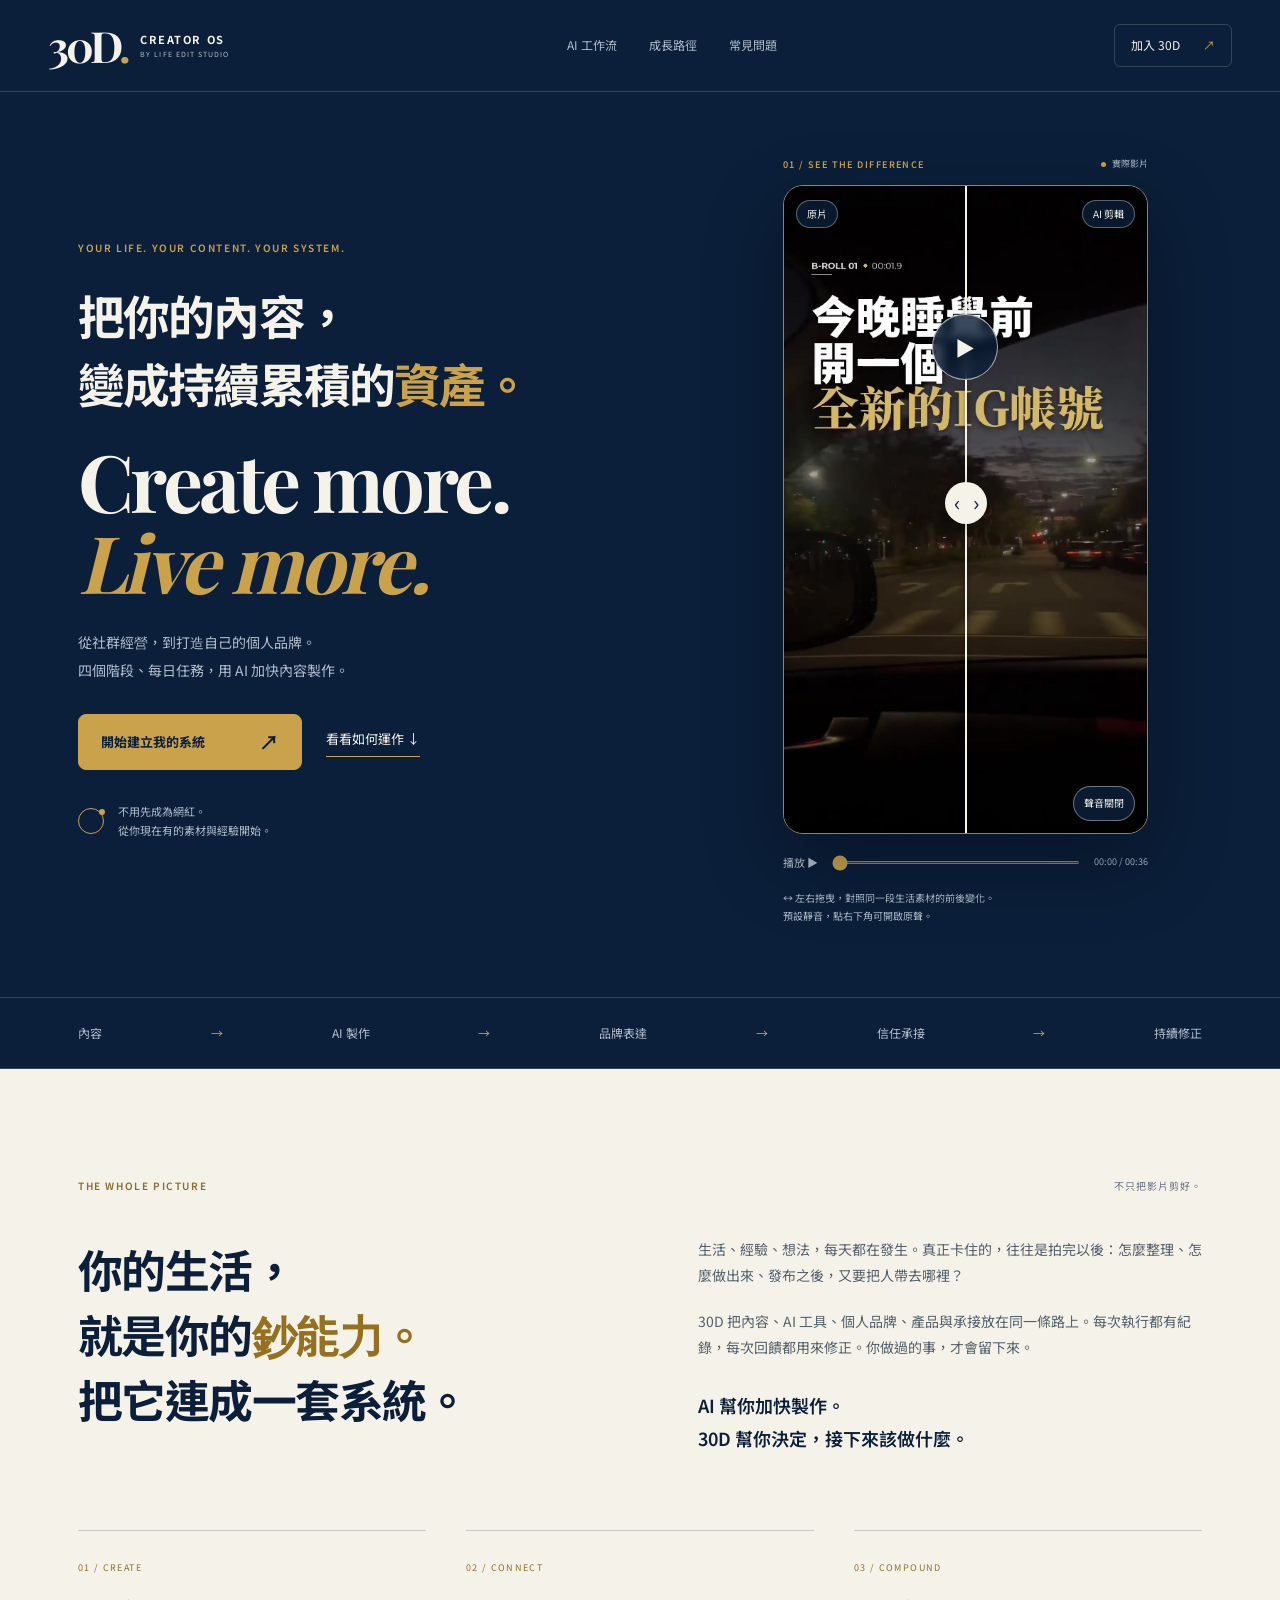
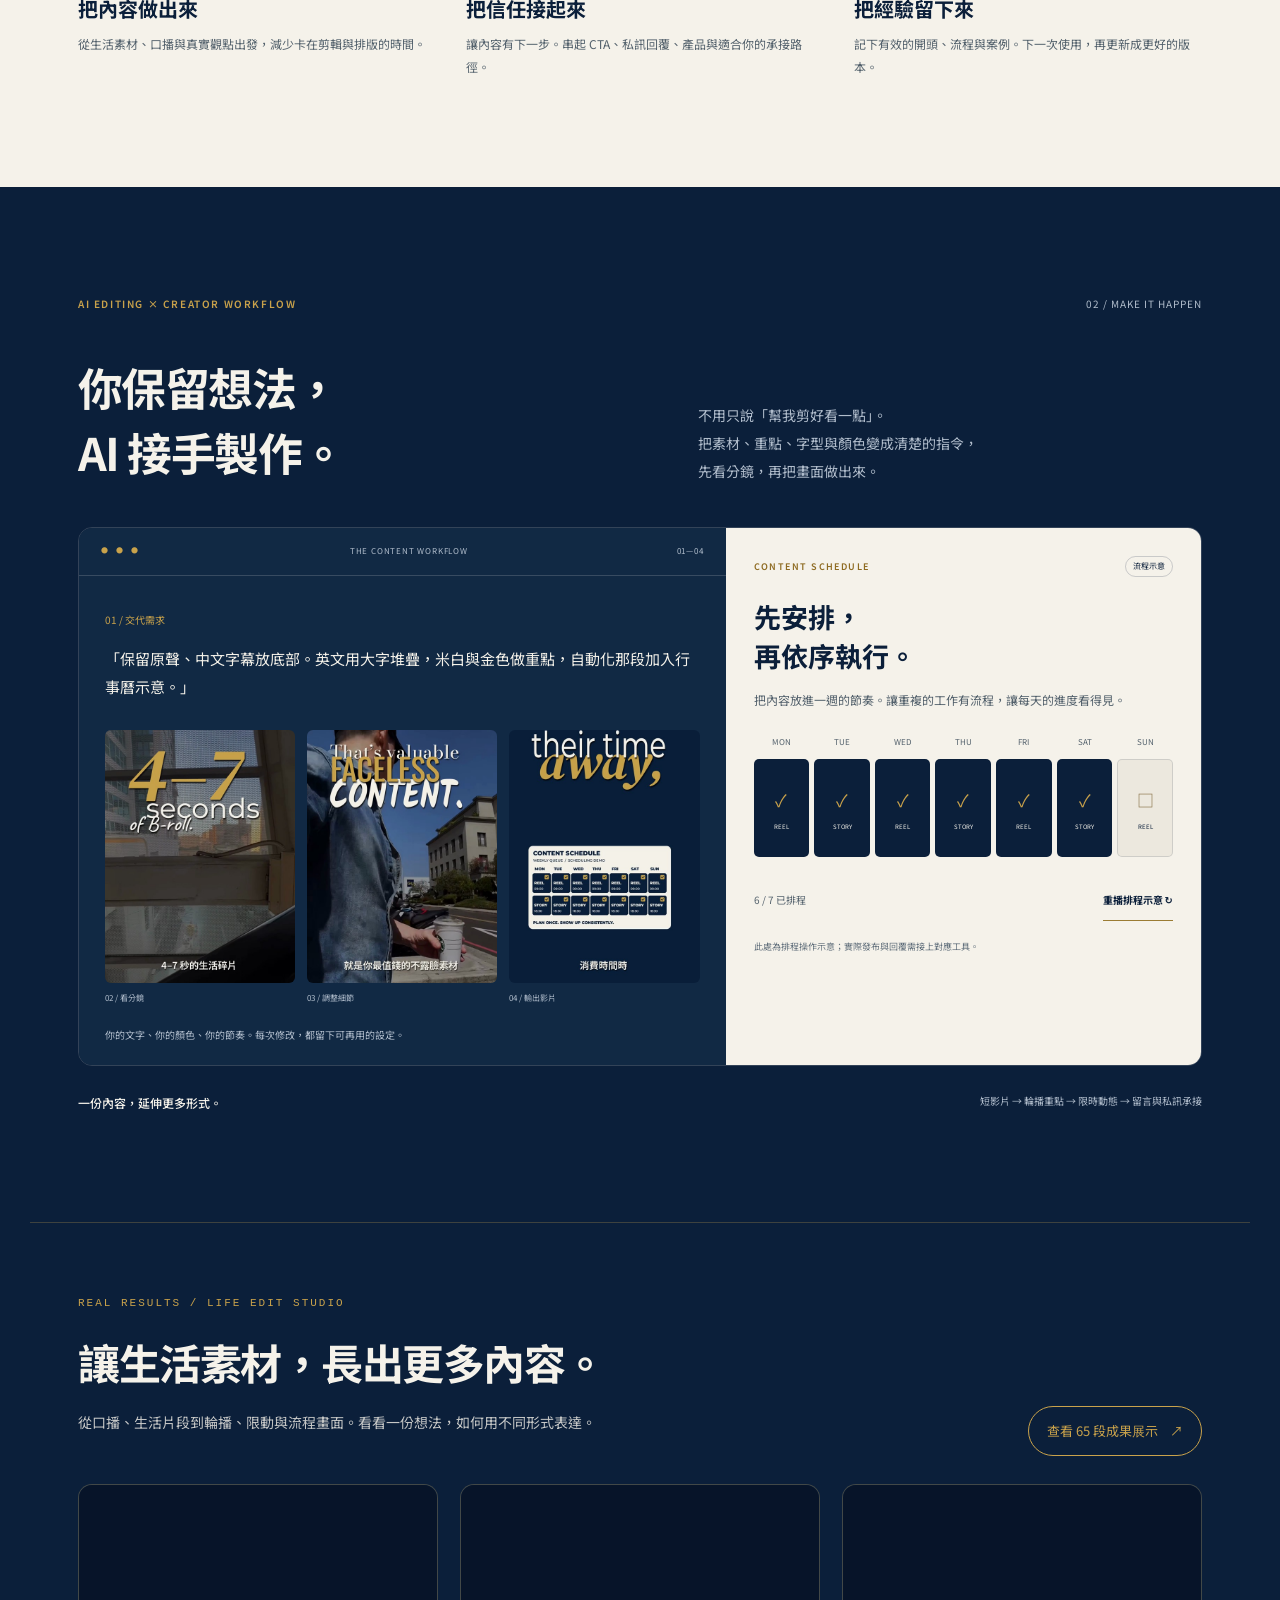
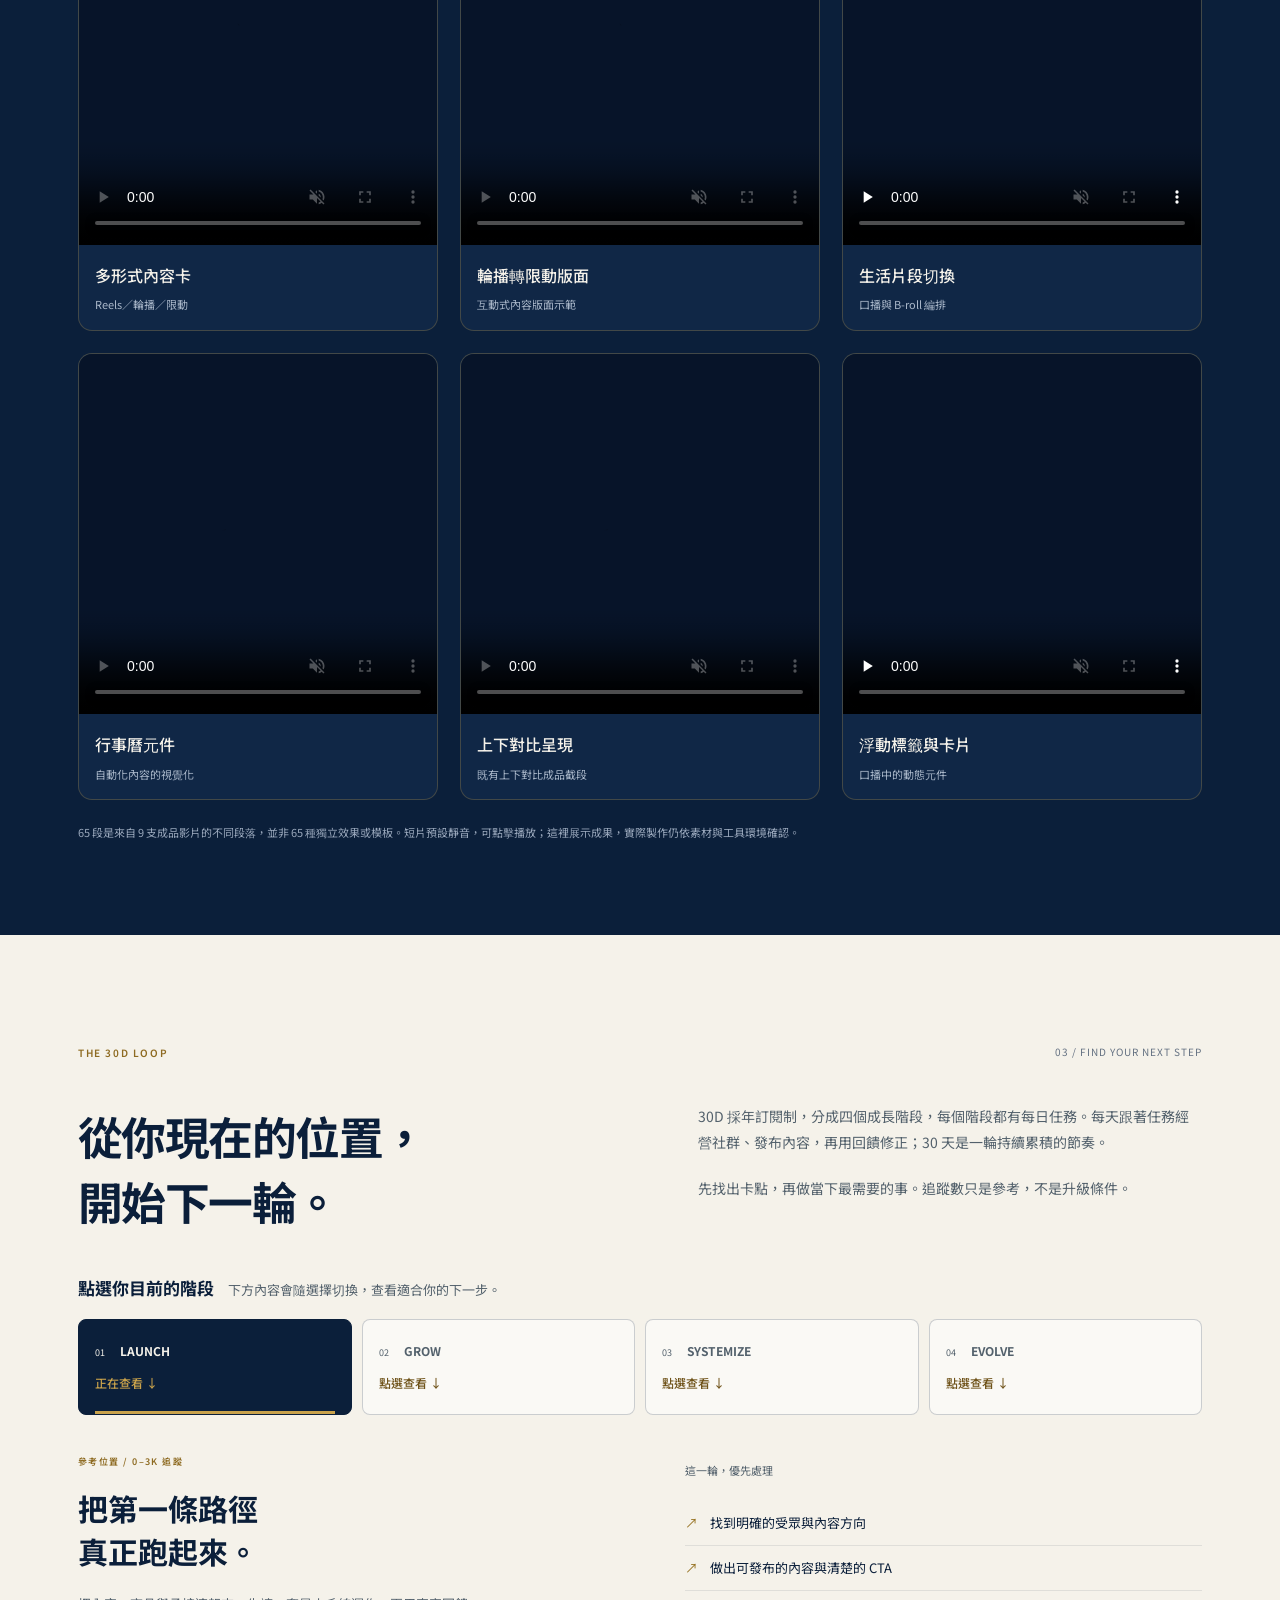
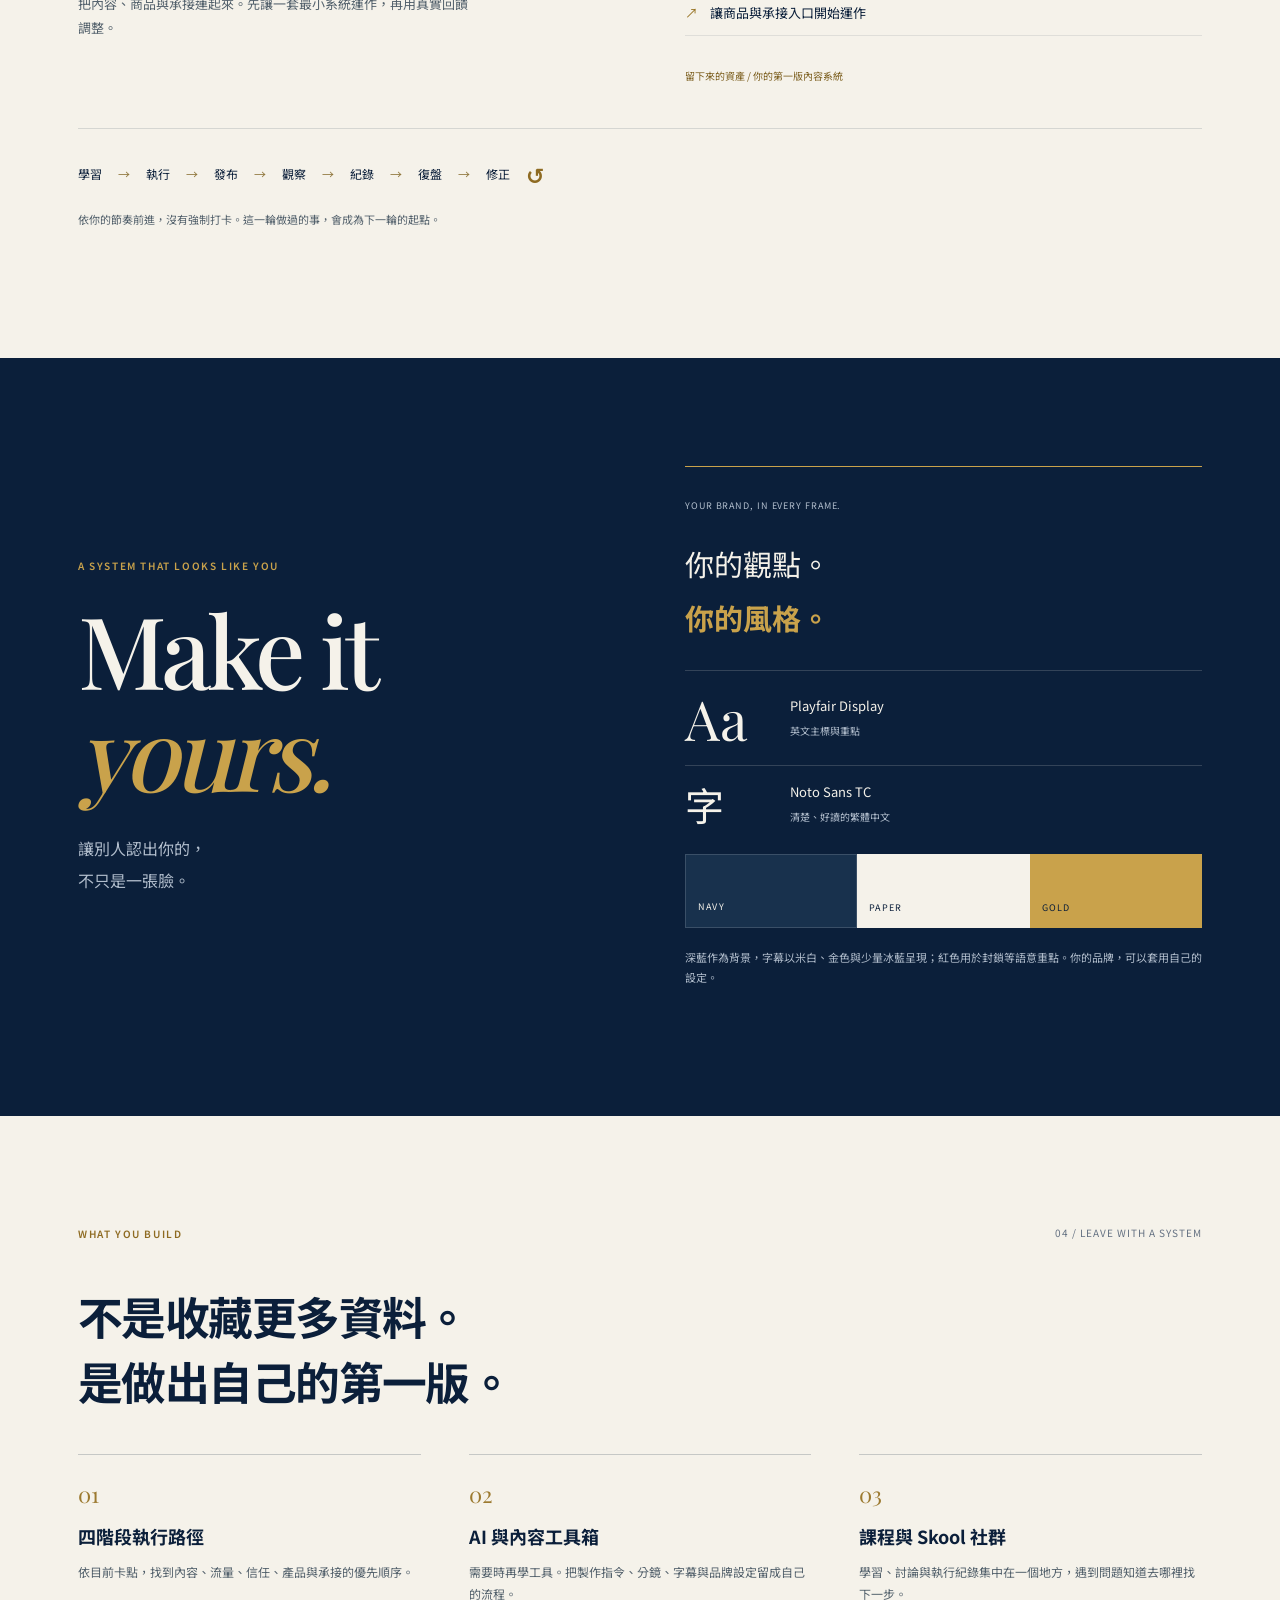
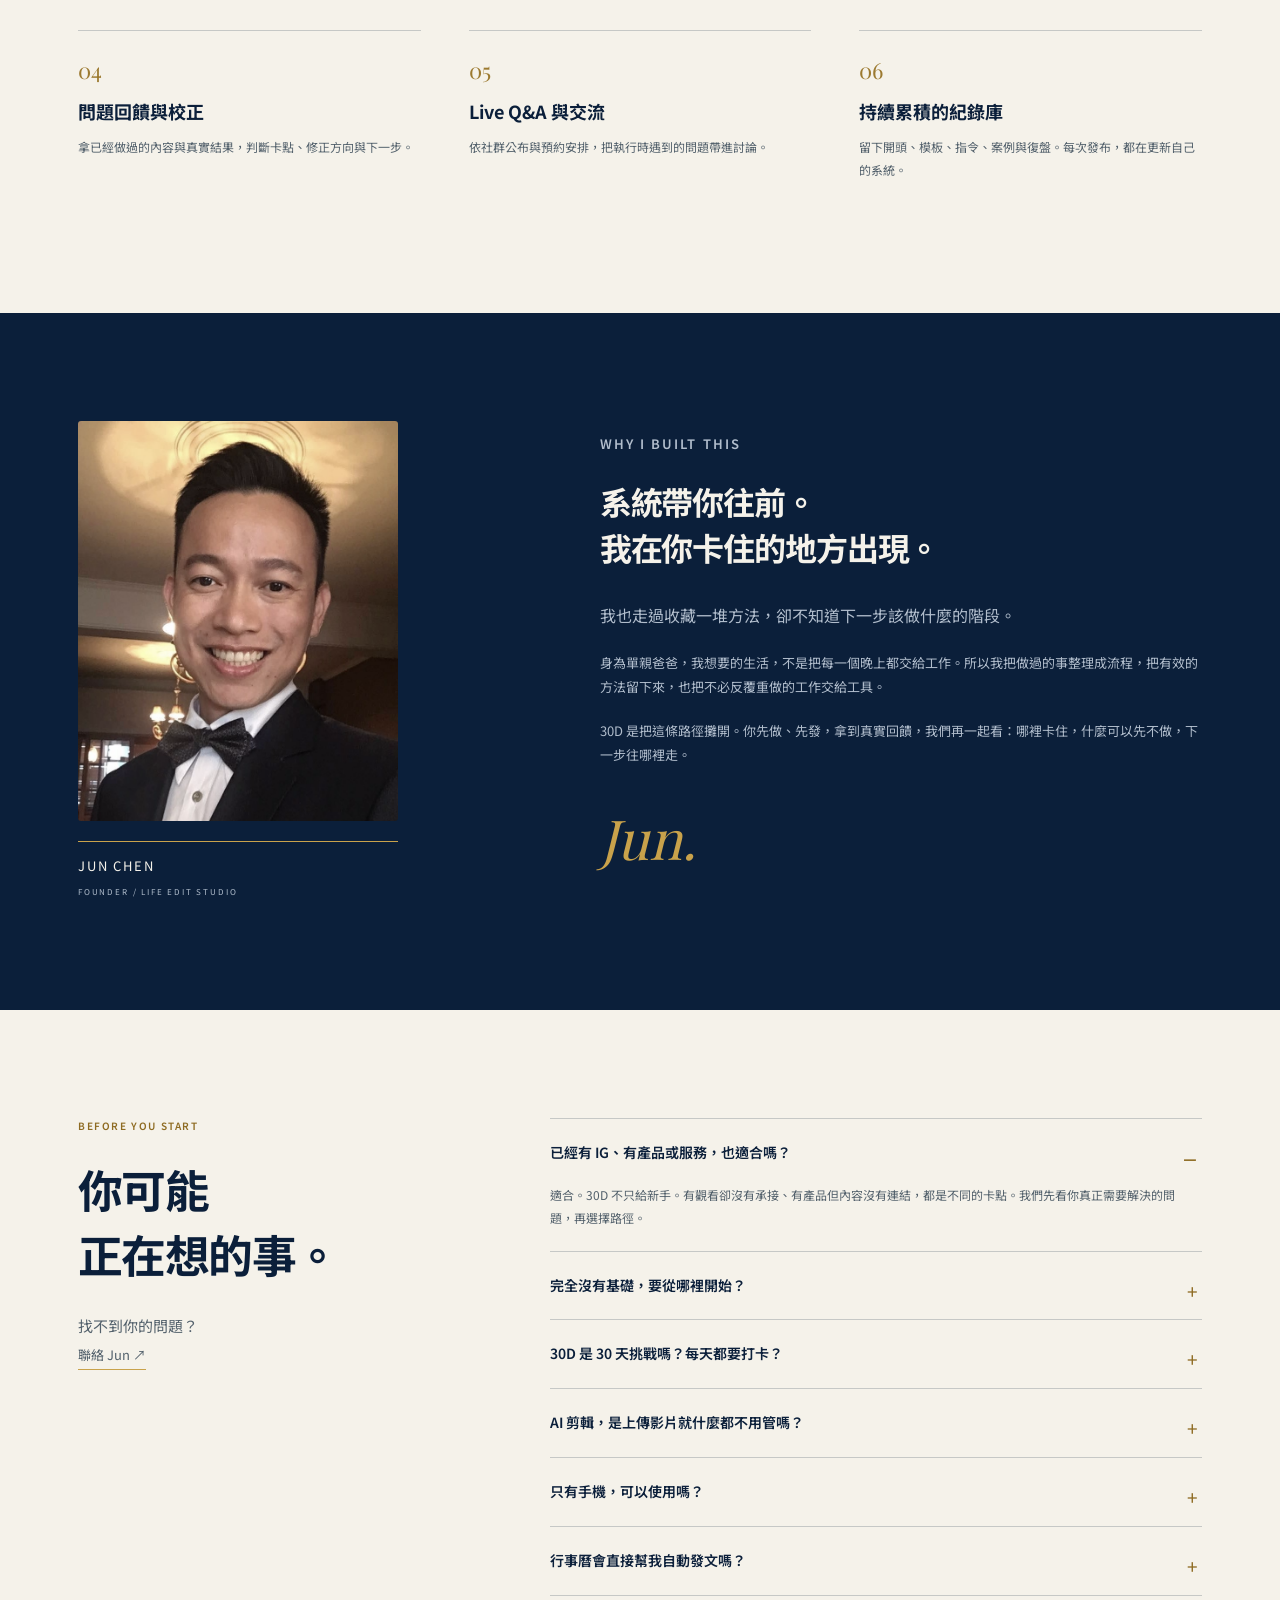
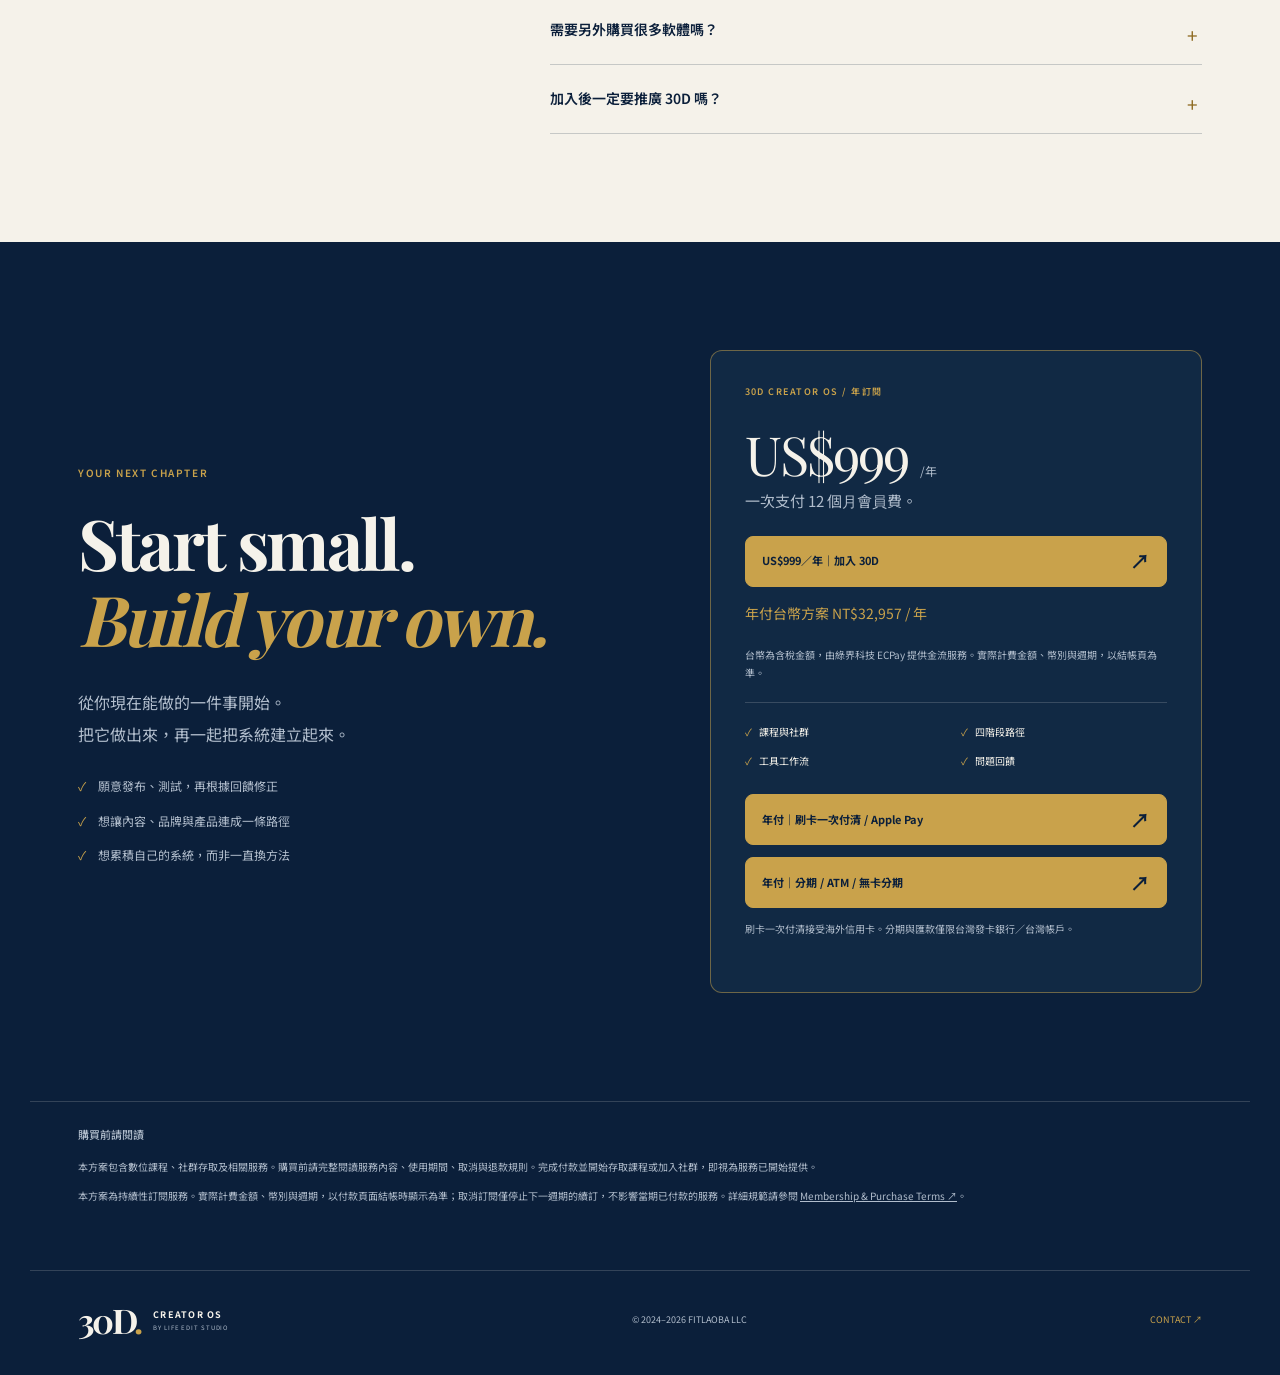
<file: 30D_PRICE_999_YEAR.html>
<!doctype html><html lang="zh-Hant"><head><base href="https://realjunchen.github.io/30D/"><meta charset="utf-8"><meta name="viewport" content="width=device-width,initial-scale=1"><meta name="theme-color" content="#0b1f3a"><meta name="description" content="30D by Life Edit Studio：US$999／年，把內容、AI剪輯、品牌與承接整理成持續累積的創作者系統。"><title>30D Creator OS｜Life Edit Studio</title><style>
@font-face{font-family:Playfair;src:url('playfair.ttf')}@font-face{font-family:Noto;src:url('life-edit-tc-v9.ttf');font-weight:100 900;font-display:swap}:root{--navy:#0b1f3a;--navy2:#112944;--paper:#f5f2ea;--gold:#c9a24b;--muted:#b1bdcc;--line:rgba(245,242,234,.17);--split:50%}*{box-sizing:border-box}html{scroll-behavior:smooth;scroll-padding-top:100px}body{margin:0;background:var(--navy);color:var(--paper);font:15px/1.85 Noto,system-ui,sans-serif}button,input,a{-webkit-tap-highlight-color:transparent}a{color:inherit;text-decoration:none}button,input{font:inherit}button,a,input,summary{touch-action:manipulation}button{cursor:pointer}button:focus-visible,a:focus-visible,input:focus-visible,summary:focus-visible{outline:3px solid var(--gold);outline-offset:5px}button{color:inherit}p{margin:0 0 20px}h1,h2,h3{margin:0;text-wrap:balance;line-height:1.45}h1{font-size:clamp(32px,3.65vw,52px);font-weight:700;letter-spacing:-.04em}h2{font-size:clamp(30px,3.5vw,46px);letter-spacing:-.035em}h3{font-size:22px}.serif{font-family:Playfair,Georgia,serif}img{max-width:100%;display:block}.shell{max-width:1220px;margin:auto;padding-left:48px;padding-right:48px}.section-space{padding-top:108px;padding-bottom:108px}.eyebrow{font:600 10px/1.5 Noto,sans-serif;letter-spacing:.16em;color:var(--gold);margin:0 0 24px}.muted{color:var(--muted)}.small{font-size:11px;line-height:1.8}.gold{color:var(--gold)}.gold-dark{color:#95701f}.lead{font-size:16px;line-height:2;color:var(--muted)}.button{display:flex;align-items:center;justify-content:space-between;gap:20px;min-height:54px;padding:15px 22px;border-radius:8px;font-size:13px;font-weight:700}.button span{font-size:20px;line-height:1}.gold-button{background:var(--gold);color:var(--navy);border:1px solid var(--gold)}.gold-button:hover{background:#dfbc6d}.outline-button{border:1px solid var(--line)}.outline-button:hover{background:var(--navy2)}.text-link{font-size:13px;border-bottom:1px solid var(--gold);padding-bottom:5px}.header{display:flex;align-items:center;justify-content:space-between;max-width:1440px;margin:auto;padding:24px 48px;border-bottom:1px solid var(--line);gap:24px}.wordmark{display:flex;align-items:center;gap:13px;flex-shrink:0}.mark{font:700 43px/1 Playfair,serif;letter-spacing:-.08em}.dot{color:var(--gold)}.wordmark-sub{font-size:11px;font-weight:700;line-height:1.6;letter-spacing:.14em}.wordmark-sub span{display:block;font-size:7px;letter-spacing:.15em;font-weight:400;color:var(--muted)}nav{display:flex;gap:32px;font-size:12px;color:var(--muted)}nav a:hover{color:var(--gold)}.nav-cta{font-size:12px;padding:9px 16px;border:1px solid var(--line);border-radius:6px;white-space:nowrap}.nav-cta span{color:var(--gold);margin-left:20px}.hero{display:grid;grid-template-columns:1.17fr 1fr;gap:96px;align-items:center;padding-top:64px;padding-bottom:72px}.hero .eyebrow{margin-bottom:26px}.hero-english{font:700 clamp(60px,6.2vw,90px)/1.02 Playfair,serif;letter-spacing:-.045em;margin:24px 0 26px}.hero-english em{color:var(--gold);font-style:italic}.hero .lead{font-size:14px}.actions{display:flex;gap:24px;align-items:center;margin-top:30px}.actions .button{width:224px}.hero-note{display:flex;align-items:center;gap:14px;margin-top:32px}.hero-note p{font-size:11px;line-height:1.75;color:var(--muted);margin:0}.tiny-ring{width:26px;height:26px;border:1px solid var(--gold);border-radius:50%;position:relative}.tiny-ring:after{content:'';width:6px;height:6px;border-radius:50%;background:var(--gold);position:absolute;right:-2px;top:0}.hero-demo{max-width:365px;width:100%;justify-self:center}.demo-heading{display:flex;align-items:center;justify-content:space-between;margin-bottom:12px}.demo-heading .eyebrow{font-size:9px;margin:0}.live-dot{font-size:9px;color:var(--muted)}.live-dot:before{content:'';display:inline-block;width:5px;height:5px;margin-right:6px;background:var(--gold);border-radius:50%}.video-stage{position:relative;aspect-ratio:9/16;background:#071428;border-radius:20px;overflow:hidden;isolation:isolate;border:1px solid #8e845f;box-shadow:0 28px 80px #0005}.video-stage video{position:absolute;width:1px;height:1px;opacity:0;pointer-events:none}.video-stage canvas{width:100%;height:100%;display:block;background:url('poster.jpg') center/cover}.video-label{position:absolute;top:14px;font-size:10px;padding:4px 10px;border:1px solid #ffffff55;border-radius:20px;background:#0b1f3ac9;pointer-events:none;z-index:2}.label-before{left:12px}.label-after{right:12px}.wipe-line{position:absolute;top:0;bottom:0;left:var(--split);width:2px;background:var(--paper);pointer-events:none;z-index:3;box-shadow:0 0 5px #0007}.wipe-line span{position:absolute;top:49%;left:1px;transform:translate(-50%,-50%);width:42px;height:42px;background:var(--paper);border-radius:50%;color:var(--navy);display:grid;place-items:center;font-size:21px;letter-spacing:4px;padding-left:4px;box-shadow:0 3px 18px #0005}.wipe-range{position:absolute;inset:0;width:100%;height:100%;margin:0;opacity:0;cursor:ew-resize;z-index:4;touch-action:pan-y}.wipe-range:focus-visible{opacity:.08}.play-overlay{position:absolute;top:25%;left:50%;transform:translate(-50%,-50%);width:66px;height:66px;display:grid;place-items:center;border-radius:50%;border:1px solid #ffffffa0;background:#0b1f3ac0;font-size:20px;z-index:5;backdrop-filter:blur(5px);padding-left:5px}.play-overlay[hidden]{display:none}.sound-button{position:absolute;right:12px;bottom:12px;z-index:5;background:#0b1f3ad9;border:1px solid #ffffff66;border-radius:20px;font-size:10px;padding:7px 10px;min-height:34px}.video-controls{display:flex;align-items:center;gap:12px;margin-top:15px;font-size:9px;color:var(--muted)}.video-controls button{background:none;border:0;font-size:11px;white-space:nowrap;padding:0;min-height:28px}.video-controls input{width:100%;min-width:30px;accent-color:var(--gold);height:3px}.video-controls span{white-space:nowrap;font-variant-numeric:tabular-nums}.demo-note{font-size:10px;color:var(--muted);margin:12px 0 0;line-height:1.8}.video-error{position:absolute;inset:0;background:var(--navy);z-index:8;display:grid;place-content:center;padding:30px;font-size:13px}.video-error[hidden]{display:none}.video-error button{background:var(--gold);color:var(--navy);border:0;padding:12px;border-radius:8px;margin-top:16px}.system-strip{border-top:1px solid var(--line);border-bottom:1px solid var(--line);color:var(--muted)}.system-strip .shell{display:flex;justify-content:space-between;align-items:center;padding-top:24px;padding-bottom:24px;font-size:12px}.system-strip b{color:var(--gold);font-weight:400}.paper-section{background:var(--paper);color:var(--navy)}.paper-section .eyebrow{color:#8e6b22}.paper-section .muted{color:#53616c}.section-top{display:flex;justify-content:space-between;gap:20px;margin-bottom:42px;align-items:center}.section-top p{margin:0}.section-index{font-size:10px;letter-spacing:.1em;color:var(--muted)}.paper-section .section-index{color:#647182}.two-col{display:grid;grid-template-columns:1.05fr 1fr;gap:90px}.body-copy{font-size:14px;color:#53616c}.body-copy p{margin-bottom:20px}.body-copy .emphasis{color:var(--navy);font-size:18px;font-weight:600;margin-top:28px}.editorial-three{display:grid;grid-template-columns:repeat(3,1fr);margin-top:55px;gap:40px}.editorial-three article{border-top:1px solid #0b1f3a33;padding-top:20px}.editorial-three span{font-size:9px;letter-spacing:.15em;color:#927023}.editorial-three h3{font-size:20px;margin:15px 0 10px}.editorial-three p{font-size:12px;line-height:1.9;color:#53616c;margin:0}.section-intro{align-items:end;margin-bottom:42px}.section-intro .lead{font-size:14px;margin:0}.workbench{display:grid;grid-template-columns:1.36fr 1fr;border:1px solid var(--line);border-radius:14px;overflow:hidden}.workbench-main{background:var(--navy2)}.panel-title{display:flex;justify-content:space-between;font-size:8px;letter-spacing:.1em;border-bottom:1px solid var(--line);padding:16px 22px;color:var(--muted)}.panel-dots{color:var(--gold);font-size:7px;letter-spacing:3px}.prompt{padding:28px 26px}.prompt span{font-size:10px;color:var(--gold)}.prompt p{font-size:15px;line-height:1.9;margin:13px 0 0}.storyboard{display:grid;grid-template-columns:repeat(3,1fr);gap:12px;padding:0 26px}.storyboard img{aspect-ratio:9/12;object-fit:cover;border-radius:6px}.storyboard span{font-size:8px;color:var(--muted);display:block;margin:8px 0 0}.panel-footnote{font-size:10px;color:var(--muted);padding:20px 26px;margin:0}.queue-panel{background:var(--paper);color:var(--navy);padding:28px}.queue-top{display:flex;justify-content:space-between;align-items:center;gap:8px}.queue-top .eyebrow{color:#8e6b22;font-size:9px;margin:0}.demo-pill{font-size:8px;padding:2px 7px;border:1px solid #0b1f3a30;border-radius:20px;white-space:nowrap}.queue-panel h3{font-size:27px;margin:20px 0 14px}.queue-panel>p{font-size:12px;color:#53616c}.week{display:grid;grid-template-columns:repeat(7,1fr);gap:5px;margin:24px 0}.day{font-size:8px;text-align:center;min-width:0}.day>span{color:#53616c;display:block;margin-bottom:9px}.day-card{border:1px solid #0b1f3a22;border-radius:5px;aspect-ratio:1/1.75;background:#ece8de;display:flex;flex-direction:column;align-items:center;justify-content:center;gap:6px;transition:background .25s,color .25s}.day-card strong{font-size:17px;font-weight:400;color:#8a7348}.day-card small{font-size:6px}.day.done .day-card{background:var(--navy);color:var(--paper)}.day.done strong{color:var(--gold)}.queue-bottom{display:flex;align-items:center;justify-content:space-between;gap:12px;font-size:10px}.queue-bottom>span{color:#53616c}.queue-bottom button{font-size:10px;font-weight:700;color:var(--navy);background:none;border:none;border-bottom:1px solid #9b7c33;padding:8px 0;min-height:40px}.queue-panel>.small{font-size:9px;margin:18px 0 0;color:#62707c}.workflow-caption{display:flex;justify-content:space-between;gap:24px;padding-top:26px;font-size:12px}.workflow-caption strong{font-weight:500}.workflow-caption span{font-size:10px;color:var(--muted)}.stage-tabs{display:grid;grid-template-columns:repeat(4,1fr);margin-top:44px;border-bottom:1px solid #0b1f3a33}.stage-tabs button{background:none;color:#53616c;border:0;padding:19px 12px;font-size:12px;text-align:left;position:relative;font-weight:700}.stage-tabs button span{font-size:9px;margin-right:12px;font-weight:400}.stage-tabs button[aria-selected=true]{color:var(--navy)}.stage-tabs button[aria-selected=true]:after{content:'';position:absolute;bottom:-1px;left:0;right:0;height:3px;background:var(--gold)}.stage-panel{padding:40px 0;display:grid;grid-template-columns:1fr 1fr;gap:90px;min-height:295px}.stage-panel h3{font-size:30px;margin-bottom:18px}.stage-panel p{font-size:13px;color:#53616c;max-width:390px;margin:0}.stage-panel .eyebrow{font-size:9px;margin:0 0 18px;color:#8e6b22}.stage-panel ul{list-style:none;padding:0;margin:18px 0 24px;font-size:13px}.stage-panel li{padding:10px 0;border-bottom:1px solid #0b1f3a18}.stage-panel li:before{content:'↗';color:#977323;margin-right:12px}.stage-result{font-size:10px;color:#7d6020}.loop-line{display:flex;gap:16px;align-items:center;border-top:1px solid #0b1f3a22;padding:25px 0 16px;flex-wrap:wrap;font-size:12px}.loop-line i{color:#8f763b;font-style:normal}.loop-line b{color:#8e6b22;font-size:22px}.brand-section{display:grid;grid-template-columns:1fr 1fr;gap:90px;align-items:center}.brand-headline{font-size:100px;line-height:1.02;font-weight:500;letter-spacing:-.05em;margin:25px 0 30px}.brand-headline em{color:var(--gold)}.brand-right{border-top:1px solid var(--gold);padding-top:22px}.brand-type>span{font-size:9px;letter-spacing:.1em;color:var(--muted)}.brand-type>p{font-size:29px;margin:20px 0 26px}.brand-type>p strong{color:var(--gold)}.type-row{display:flex;gap:25px;align-items:center;border-top:1px solid var(--line);padding:14px 0}.type-row>span:first-child{font:55px/1.2 Playfair,serif;width:80px}.type-row>span:last-child{font-size:13px}.type-row small{font-size:10px;color:var(--muted)}.sans-sample>span:first-child{font-family:Noto,sans-serif;font-size:39px}.swatches{display:grid;grid-template-columns:repeat(3,1fr);margin:12px 0 20px;height:74px;font-size:9px;letter-spacing:.13em}.swatches span{display:flex;align-items:end;padding:12px}.navy-swatch{background:#18314d;border:1px solid #ffffff25}.paper-swatch{background:var(--paper);color:var(--navy)}.gold-swatch{background:var(--gold);color:var(--navy)}.includes-grid{display:grid;grid-template-columns:repeat(3,1fr);column-gap:48px;margin-top:40px}.includes-grid article{border-top:1px solid #0b1f3a33;padding:24px 0}.includes-grid article>span{font:22px Playfair,serif;color:#9c7a30}.includes-grid h3{font-size:18px;margin:12px 0}.includes-grid p{font-size:12px;color:#53616c;margin:0}.founder{display:grid;grid-template-columns:.7fr 1fr;gap:100px;align-items:center}.founder-photo{max-width:320px}.founder-photo img{width:100%;aspect-ratio:4/5;object-fit:cover;filter:saturate(.7);border-radius:3px}.founder-photo>span{display:block;font-size:13px;letter-spacing:.14em;border-top:1px solid var(--gold);margin-top:20px;padding-top:12px}.founder-photo small{font-size:8px;color:var(--muted)}.founder h2{font-size:32px}.founder .lead{margin-top:28px;font-size:16px}.founder p{font-size:13px;color:var(--muted)}.signature{font-size:55px;color:var(--gold);font-style:italic}.faq-layout{display:grid;grid-template-columns:.75fr 1.25fr;gap:80px}.faq-layout h2{margin-bottom:25px}.faq-layout>.muted{font-size:13px}.faq-items details{border-top:1px solid #0b1f3a33;padding:21px 0}.faq-items details:last-child{border-bottom:1px solid #0b1f3a33}.faq-items summary{list-style:none;cursor:pointer;font-size:14px;font-weight:600;position:relative;padding-right:35px}.faq-items summary::-webkit-details-marker{display:none}.faq-items summary:after{content:'+';position:absolute;right:4px;font-size:19px;color:#8e6b22;font-weight:400}.faq-items details[open] summary:after{content:'−'}.faq-items details p{font-size:12px;color:#53616c;line-height:1.95;margin:17px 25px 0 0}.join-section{display:grid;grid-template-columns:1.1fr 1fr;gap:90px;align-items:center}.join-headline{font-size:70px;line-height:1.08;letter-spacing:-.04em;margin:25px 0 30px}.join-headline em{color:var(--gold)}.join-list{list-style:none;padding:0;font-size:12px;color:var(--muted);margin:25px 0 0}.join-list li{margin-bottom:12px}.join-list li:before{content:'✓';margin-right:12px;color:var(--gold)}.price-card{border:1px solid #c9a24b7f;border-radius:12px;padding:34px;background:var(--navy2)}.price-card .eyebrow{font-size:9px}.price{font:54px/1.2 Playfair,serif;color:var(--paper);letter-spacing:-.035em}.price>span{font:12px Noto,sans-serif;color:var(--muted);margin-left:12px}.twd{font-size:14px;color:var(--gold);margin-top:14px}.price-card>.small{font-size:10px;color:var(--muted)}.price-includes{display:grid;grid-template-columns:1fr 1fr;font-size:10px;gap:10px;padding:20px 0 24px;border-top:1px solid var(--line)}.price-includes span:before{content:'✓';color:var(--gold);margin-right:7px}.price-card .button{font-size:11px;margin-bottom:12px;min-height:51px;padding:14px 16px}.skool-link{display:block;text-align:center;font-size:11px;text-decoration:underline;text-underline-offset:5px;margin:22px 0}.terms{padding-top:25px;padding-bottom:55px;border-top:1px solid var(--line)}.terms h3{font-size:11px;font-weight:500;color:var(--muted);margin-bottom:15px}.terms p{font-size:10px;color:var(--muted);margin-bottom:10px}.terms a{text-decoration:underline}.footer{padding-top:32px;padding-bottom:38px;border-top:1px solid var(--line);display:flex;align-items:center;justify-content:space-between;gap:24px}.footer p{font-size:9px;color:var(--muted);margin:0}.footer>a:last-child{font-size:9px;color:var(--gold)}.footer .mark{font-size:34px}.footer .wordmark-sub{font-size:9px}.footer .wordmark-sub span{font-size:6px}.skip{position:fixed;top:-100px;left:10px;background:var(--paper);color:var(--navy);padding:15px;z-index:20}.skip:focus{top:10px}
@media(min-width:1500px){.hero{padding-top:84px;padding-bottom:90px}.hero-demo{max-width:390px}}@media(max-width:1000px){.shell{padding-left:32px;padding-right:32px}.header{padding:20px 32px}.hero{gap:40px}.hero-english{font-size:68px}.hero-demo{max-width:325px}.two-col,.stage-panel,.brand-section,.join-section{gap:45px}.workbench{grid-template-columns:1.1fr 1fr}.queue-panel{padding:24px 18px}.storyboard,.prompt{padding-left:20px;padding-right:20px}.section-space{padding-top:80px;padding-bottom:80px}.founder{gap:55px}.join-headline{font-size:60px}.price-card{padding:26px}.faq-layout{gap:45px}.header nav{gap:20px}.includes-grid{column-gap:30px}}
@media(max-width:700px){.shell{padding-left:24px;padding-right:24px}.header{padding:18px 22px;gap:12px}.header nav{display:none}.mark{font-size:37px}.wordmark-sub{font-size:9px}.wordmark-sub span{font-size:6px}.nav-cta{font-size:10px;padding:7px 10px}.nav-cta span{margin-left:8px}.hero{grid-template-columns:1fr;gap:40px;padding-top:42px;padding-bottom:46px}.hero-copy{max-width:490px}.hero .eyebrow{font-size:8px;letter-spacing:.12em;margin-bottom:20px}h1{font-size:36px}.hero-english{font-size:65px;margin:20px 0 24px}.hero .lead{font-size:13px}.desktop{display:none}.actions{gap:20px;margin-top:25px}.actions .button{width:auto;min-width:196px;font-size:11px;padding:14px 17px}.text-link{font-size:11px}.hero-note{margin-top:24px}.hero-demo{max-width:360px}.hero-demo .eyebrow{margin:0;font-size:8px}.demo-heading{margin-bottom:10px}.hero-demo .video-stage{border-radius:16px}.demo-note{font-size:10px}.system-strip .shell{gap:10px;justify-content:center;flex-wrap:wrap;padding-top:20px;padding-bottom:20px;font-size:10px}.system-strip b{font-size:10px}.section-space{padding-top:62px;padding-bottom:62px}.section-top{margin-bottom:30px}.section-top .eyebrow{font-size:8px}.section-index{font-size:8px}.two-col,.brand-section,.founder,.faq-layout,.join-section{grid-template-columns:1fr;gap:28px}h2{font-size:31px}.body-copy{font-size:13px}.body-copy .emphasis{font-size:17px}.editorial-three{grid-template-columns:1fr;gap:25px;margin-top:35px}.editorial-three article{display:grid;grid-template-columns:80px 1fr;gap:0 16px;padding-top:20px}.editorial-three article span{grid-row:span 2;font-size:8px;padding-top:4px}.editorial-three h3{font-size:18px;margin:0 0 9px}.editorial-three p{font-size:12px}.section-intro{margin-bottom:30px}.section-intro .lead{font-size:13px}.workbench{grid-template-columns:1fr}.prompt{padding:24px 20px}.prompt p{font-size:14px}.queue-panel{padding:26px 20px}.week{gap:6px}.day{font-size:9px}.day-card{aspect-ratio:1/1.5}.day-card small{font-size:7px}.queue-panel h3{font-size:27px}.queue-bottom{font-size:11px}.queue-bottom button{font-size:11px}.workflow-caption{flex-direction:column;gap:10px;padding-top:22px}.workflow-caption span{font-size:10px}.stage-tabs{margin-top:28px}.stage-tabs button{font-size:9px;padding:15px 3px}.stage-tabs button span{display:block;font-size:9px;margin:0 0 5px}.stage-panel{grid-template-columns:1fr;gap:25px;padding:28px 0;min-height:440px}.stage-panel h3{font-size:28px}.stage-panel ul{font-size:12px}.loop-line{gap:10px;font-size:11px}.brand-headline{font-size:90px;margin:20px 0 25px}.brand-section{gap:30px}.brand-type>p{font-size:28px}.brand-right{padding-top:22px}.includes-grid{grid-template-columns:1fr 1fr;column-gap:22px;margin-top:25px}.includes-grid h3{font-size:16px}.includes-grid p{font-size:11px}.includes-grid article{padding:20px 0}.founder{gap:32px}.founder-photo{width:190px;max-width:70%;display:flex;align-items:end;gap:20px}.founder-photo img{width:135px;aspect-ratio:4/5;border-radius:3px}.founder-photo>span{font-size:11px;line-height:1.8;white-space:nowrap;border:0;margin:0;padding:0}.founder-photo small{font-size:7px}.founder h2{font-size:29px}.founder .lead{font-size:15px;margin-top:20px}.faq-layout{gap:20px}.faq-layout h2 br{display:none}.faq-layout>.muted{font-size:12px}.faq-items summary{font-size:13px}.faq-items details{padding:19px 0}.join-headline{font-size:59px}.join-list{font-size:12px}.join-section{gap:32px}.price-card{padding:27px}.price{font-size:53px}.price-card .button{font-size:11px}.terms{padding-top:24px;padding-bottom:30px}.footer{flex-wrap:wrap;padding-bottom:38px;gap:22px}.footer .wordmark{width:100%}}
@media(prefers-reduced-motion:reduce){html{scroll-behavior:auto}*{transition:none!important}}
@media(max-width:700px){.hero h1{font-size:clamp(30px,8vw,34px)}.hero h1 .gold{white-space:nowrap}.hero-english{font-size:54px;line-height:1.08}.hero-english em{white-space:nowrap}}

.comparison-still{position:absolute;inset:0;width:100%;height:100%;object-fit:cover;pointer-events:none}.still-before{clip-path:inset(0 calc(100% - var(--split)) 0 0)}.video-stage canvas{position:relative;z-index:1;background:none}

.stage-hint{margin:38px 0 0;display:flex;align-items:baseline;gap:14px;flex-wrap:wrap;color:var(--navy)}
.stage-hint strong{font-size:17px;font-weight:700}
.stage-hint>span{font-size:13px;color:#53616c}
.stage-tabs{gap:10px;margin-top:16px;border-bottom:0}
.stage-tabs button{cursor:pointer;border:1px solid #0b1f3a33;border-radius:8px;background:#ffffff80;padding:18px 16px;min-height:96px;transition:background .18s,border-color .18s,color .18s}
.stage-tabs button:hover{background:#e9e2d2;border-color:#987331}
.stage-tabs button:focus-visible{outline:3px solid var(--gold);outline-offset:4px}
.stage-tabs button[aria-selected=true]{background:var(--navy);color:var(--paper);border-color:var(--navy)}
.stage-tabs button[aria-selected=true]:after{left:16px;right:16px;bottom:0}
.stage-action{display:block;margin-top:10px;font-size:12px;font-weight:500;color:#70541b}
.stage-action:before{content:'點選查看 ↓'}
.stage-tabs button[aria-selected=true] .stage-action{color:var(--gold)}
.stage-tabs button[aria-selected=true] .stage-action:before{content:'正在查看 ↓'}
@media(max-width:700px){.stage-hint{gap:5px;margin-top:28px}.stage-hint strong{font-size:16px}.stage-hint>span{display:block;width:100%;font-size:13px}.stage-tabs{gap:7px;margin-top:15px}.stage-tabs button{padding:14px 5px;font-size:9px;min-height:102px}.stage-action{font-size:11px;margin-top:9px}.stage-tabs button[aria-selected=true]:after{left:7px;right:7px}}
@media(max-width:700px){.hero h1{font-size:clamp(30px,8vw,34px)}.hero h1 .gold{white-space:nowrap}.hero-english{font-size:54px;line-height:1.08}.hero-english em{white-space:nowrap}}

.comparison-still{position:absolute;inset:0;width:100%;height:100%;object-fit:cover;pointer-events:none}.still-before{clip-path:inset(0 calc(100% - var(--split)) 0 0)}.video-stage canvas{position:relative;z-index:1;background:none}


</style><style>
/* Real results showcase — additive 2026-10-27 */
.results-showcase{padding-top:72px;padding-bottom:72px;border-top:1px solid #c9a24b44}.results-showcase .results-head{display:flex;justify-content:space-between;gap:28px;align-items:end;margin-bottom:28px}.results-showcase h2{font-size:clamp(28px,4vw,42px);line-height:1.45;margin:10px 0 16px}.results-showcase .results-lead{font-size:14px;line-height:1.9;max-width:560px;opacity:.8}.results-showcase .results-kicker{color:#c9a24b;font:11px/1.6 monospace;letter-spacing:2px}.results-showcase .results-link{display:inline-flex;border:1px solid #c9a24b;padding:12px 18px;border-radius:99px;color:#c9a24b;text-decoration:none;font-size:13px;white-space:nowrap;align-items:center;gap:12px}.results-grid{display:grid;grid-template-columns:repeat(3,minmax(0,1fr));gap:22px}.results-card{border:1px solid #c9a24b44;background:#102746;border-radius:14px;overflow:hidden;margin:0}.results-card video{display:block;width:100%;height:360px;object-fit:contain;background:#071429}.results-card figcaption{padding:16px}.results-card strong{font-size:16px;font-weight:500;color:#f5f2ea}.results-card small{display:block;font-size:11px;line-height:1.7;color:#aab8ca;margin-top:5px}.results-note{font-size:11px;line-height:1.9;color:#9aa8bc;margin-top:22px}.results-showcase a:focus-visible{outline:2px solid #c9a24b;outline-offset:5px}@media(max-width:760px){.results-grid{grid-template-columns:repeat(2,minmax(0,1fr));gap:12px}.results-card video{height:auto;aspect-ratio:512/910}.results-head{display:block!important}.results-showcase{padding-top:48px;padding-bottom:48px}.results-link{margin-top:12px}.results-card figcaption{padding:12px}.results-card strong{font-size:14px}}@media(max-width:340px){.results-grid{grid-template-columns:1fr}}
</style><style>.price-card .button{white-space:normal!important;line-height:1.6;text-align:center}.price-card .lead{font-size:15px;line-height:1.9}</style></head><body>
<a class="skip" href="#main">跳至主要內容</a>
<header class="header"><a class="wordmark" href="#" aria-label="30D Creator OS 首頁"><span class="mark">30D<span class="dot">.</span></span><span class="wordmark-sub">CREATOR OS<span>BY LIFE EDIT STUDIO</span></span></a><nav aria-label="主要導覽"><a href="#workflow">AI 工作流</a><a href="#roadmap">成長路徑</a><a href="#faq">常見問題</a></nav><a class="nav-cta" href="#payment">加入 30D <span>↗</span></a></header>
<main id="main">
<section class="hero shell" id="showcase"><div class="hero-copy"><p class="eyebrow">YOUR LIFE. YOUR CONTENT. YOUR SYSTEM.</p><h1>把你的內容，<br>變成持續累積的<span class="gold">資產。</span></h1><p class="hero-english">Create more.<br><em>Live more.</em></p><p class="lead">從社群經營，到打造自己的個人品牌。<br class="desktop">四個階段、每日任務，用 AI 加快內容製作。</p><div class="actions"><a class="button gold-button" href="#payment">開始建立我的系統 <span>↗</span></a><a class="text-link" href="#workflow">看看如何運作 ↓</a></div><div class="hero-note"><span class="tiny-ring"></span><p>不用先成為網紅。<br>從你現在有的素材與經驗開始。</p></div></div>
<div class="hero-demo"><div class="demo-heading"><span class="eyebrow">01 / SEE THE DIFFERENCE</span><span class="live-dot">實際影片</span></div><div class="video-stage" id="videoStage"><video id="compareVideo" playsinline muted preload="metadata" aria-label="原片與AI剪輯成片比較影片"><source src="comparison_30d_sync.mp4" type="video/mp4"></video><img class="comparison-still still-after" src="comparison_30d_poster.jpg" alt="" aria-hidden="true"><canvas id="compareCanvas" width="540" height="960" aria-label="左右拖曳比較原片與AI剪輯"></canvas><div class="video-label label-before">原片</div><div class="video-label label-after">AI 剪輯</div><div class="wipe-line" id="wipeLine"><span>‹ ›</span></div><input id="wipeRange" class="wipe-range" type="range" min="0" max="100" value="50" aria-label="調整原片與成片比較比例"><button id="playVideo" class="play-overlay" aria-label="播放比較影片">▶</button><button id="soundVideo" class="sound-button" aria-label="開啟影片聲音" aria-pressed="false">聲音關閉</button><div class="video-error" id="videoError" hidden>影片暫時無法載入。<button id="retryVideo">重新載入</button></div></div><div class="video-controls"><button id="toggleVideo" aria-label="播放或暫停影片">播放 ▶</button><input type="range" id="seekVideo" min="0" max="100" value="0" aria-label="影片播放進度"><span id="videoTime">00:00 / 00:36</span></div><p class="demo-note">↔ 左右拖曳，對照同一段生活素材的前後變化。<br>預設靜音，點右下角可開啟原聲。</p></div></section>
<div class="system-strip"><div class="shell"><span>內容</span><b>→</b><span>AI 製作</span><b>→</b><span>品牌表達</span><b>→</b><span>信任承接</span><b>→</b><span>持續修正</span></div></div>
<section class="paper-section"><div class="shell section-space"><div class="section-top"><p class="eyebrow">THE WHOLE PICTURE</p><p class="section-index">不只把影片剪好。</p></div><div class="two-col"><h2>你的生活，<br>就是你的<span class="gold-dark">鈔能力。</span><br>把它連成一套系統。</h2><div class="body-copy"><p>生活、經驗、想法，每天都在發生。真正卡住的，往往是拍完以後：怎麼整理、怎麼做出來、發布之後，又要把人帶去哪裡？</p><p>30D 把內容、AI 工具、個人品牌、產品與承接放在同一條路上。每次執行都有紀錄，每次回饋都用來修正。你做過的事，才會留下來。</p><p class="emphasis">AI 幫你加快製作。<br>30D 幫你決定，接下來該做什麼。</p></div></div><div class="editorial-three"><article><span>01 / CREATE</span><h3>把內容做出來</h3><p>從生活素材、口播與真實觀點出發，減少卡在剪輯與排版的時間。</p></article><article><span>02 / CONNECT</span><h3>把信任接起來</h3><p>讓內容有下一步。串起 CTA、私訊回覆、產品與適合你的承接路徑。</p></article><article><span>03 / COMPOUND</span><h3>把經驗留下來</h3><p>記下有效的開頭、流程與案例。下一次使用，再更新成更好的版本。</p></article></div></div></section>
<section class="shell section-space" id="workflow"><div class="section-top"><p class="eyebrow">AI EDITING × CREATOR WORKFLOW</p><p class="section-index">02 / MAKE IT HAPPEN</p></div><div class="two-col section-intro"><h2>你保留想法，<br>AI 接手製作。</h2><p class="lead">不用只說「幫我剪好看一點」。<br>把素材、重點、字型與顏色變成清楚的指令，<br>先看分鏡，再把畫面做出來。</p></div><div class="workbench"><div class="workbench-main"><div class="panel-title"><span class="panel-dots">● ● ●</span><span>THE CONTENT WORKFLOW</span><span>01—04</span></div><div class="prompt"><span>01 / 交代需求</span><p>「保留原聲、中文字幕放底部。英文用大字堆疊，米白與金色做重點，自動化那段加入行事曆示意。」</p></div><div class="storyboard"><div><img src="scene-one.jpg" alt="生活素材的字幕分鏡畫面" loading="lazy"><span>02 / 看分鏡</span></div><div><img src="scene-two.jpg" alt="不同字型堆疊的品牌字幕畫面" loading="lazy"><span>03 / 調整細節</span></div><div><img src="scene-three.jpg" alt="深藍背景的一週內容排程畫面" loading="lazy"><span>04 / 輸出影片</span></div></div><p class="panel-footnote">你的文字、你的顏色、你的節奏。每次修改，都留下可再用的設定。</p></div><aside class="queue-panel"><div class="queue-top"><span class="eyebrow">CONTENT SCHEDULE</span><span class="demo-pill">流程示意</span></div><h3>先安排，<br>再依序執行。</h3><p>把內容放進一週的節奏。讓重複的工作有流程，讓每天的進度看得見。</p><div class="week" id="weekDemo" aria-label="一週內容排程示意"></div><div class="queue-bottom"><span id="queueCount" aria-live="polite">0 / 7 已排程</span><button id="runQueue">重播排程示意 <span>↻</span></button></div><p class="small muted">此處為排程操作示意；實際發布與回覆需接上對應工具。</p></aside></div><div class="workflow-caption"><strong>一份內容，延伸更多形式。</strong><span>短影片 → 輪播重點 → 限時動態 → 留言與私訊承接</span></div></section>
<section class="results-showcase shell" id="real-results"><div class="results-head"><div><p class="results-kicker">REAL RESULTS / LIFE EDIT STUDIO</p><h2>讓生活素材，長出更多內容。</h2><p class="results-lead">從口播、生活片段到輪播、限動與流程畫面。看看一份想法，如何用不同形式表達。</p></div><a class="results-link" href="https://realjunchen.github.io/ai-editing/showcase/expanded/index.html">查看 65 段成果展示 <span aria-hidden="true">↗</span></a></div><div class="results-grid"><figure class="results-card"><video data-results-video controls muted loop playsinline preload="none" poster="https://realjunchen.github.io/ai-editing/showcase/posters/05.jpg" aria-label="多形式內容卡成品展示"><source src="https://realjunchen.github.io/ai-editing/showcase/clips/05.mp4" type="video/mp4"></video><figcaption><strong>多形式內容卡</strong><small>Reels／輪播／限動</small></figcaption></figure><figure class="results-card"><video data-results-video controls muted loop playsinline preload="none" poster="https://realjunchen.github.io/ai-editing/showcase/posters/06.jpg" aria-label="輪播轉限動版面成品展示"><source src="https://realjunchen.github.io/ai-editing/showcase/clips/06.mp4" type="video/mp4"></video><figcaption><strong>輪播轉限動版面</strong><small>互動式內容版面示範</small></figcaption></figure><figure class="results-card"><video data-results-video controls muted loop playsinline preload="none" poster="https://realjunchen.github.io/ai-editing/showcase/posters/07.jpg" aria-label="生活片段切換成品展示"><source src="https://realjunchen.github.io/ai-editing/showcase/clips/07.mp4" type="video/mp4"></video><figcaption><strong>生活片段切換</strong><small>口播與 B-roll 編排</small></figcaption></figure><figure class="results-card"><video data-results-video controls muted loop playsinline preload="none" poster="https://realjunchen.github.io/ai-editing/showcase/posters/08.jpg" aria-label="行事曆元件成品展示"><source src="https://realjunchen.github.io/ai-editing/showcase/clips/08.mp4" type="video/mp4"></video><figcaption><strong>行事曆元件</strong><small>自動化內容的視覺化</small></figcaption></figure><figure class="results-card"><video data-results-video controls muted loop playsinline preload="none" poster="https://realjunchen.github.io/ai-editing/showcase/posters/11.jpg" aria-label="上下對比呈現成品展示"><source src="https://realjunchen.github.io/ai-editing/showcase/clips/11.mp4" type="video/mp4"></video><figcaption><strong>上下對比呈現</strong><small>既有上下對比成品截段</small></figcaption></figure><figure class="results-card"><video data-results-video controls muted loop playsinline preload="none" poster="https://realjunchen.github.io/ai-editing/showcase/posters/12.jpg" aria-label="浮動標籤與卡片成品展示"><source src="https://realjunchen.github.io/ai-editing/showcase/clips/12.mp4" type="video/mp4"></video><figcaption><strong>浮動標籤與卡片</strong><small>口播中的動態元件</small></figcaption></figure></div><p class="results-note">65 段是來自 9 支成品影片的不同段落，並非 65 種獨立效果或模板。短片預設靜音，可點擊播放；這裡展示成果，實際製作仍依素材與工具環境確認。</p></section>
<section class="paper-section" id="roadmap"><div class="shell section-space"><div class="section-top"><p class="eyebrow">THE 30D LOOP</p><p class="section-index">03 / FIND YOUR NEXT STEP</p></div><div class="two-col"><h2>從你現在的位置，<br>開始下一輪。</h2><div class="body-copy"><p>30D 採年訂閱制，分成四個成長階段，每個階段都有每日任務。每天跟著任務經營社群、發布內容，再用回饋修正；30 天是一輪持續累積的節奏。</p><p>先找出卡點，再做當下最需要的事。追蹤數只是參考，不是升級條件。</p></div></div><p class="stage-hint" id="stageHint"><strong>點選你目前的階段</strong><span>下方內容會隨選擇切換，查看適合你的下一步。</span></p><div class="stage-tabs" role="tablist" aria-label="四個成長階段" aria-describedby="stageHint"><button role="tab" aria-selected="true" aria-controls="stagePanel" id="stage-0" data-stage="0"><span>01</span> LAUNCH<small class="stage-action" aria-hidden="true"></small></button><button role="tab" aria-selected="false" aria-controls="stagePanel" id="stage-1" data-stage="1" tabindex="-1"><span>02</span> GROW<small class="stage-action" aria-hidden="true"></small></button><button role="tab" aria-selected="false" aria-controls="stagePanel" id="stage-2" data-stage="2" tabindex="-1"><span>03</span> SYSTEMIZE<small class="stage-action" aria-hidden="true"></small></button><button role="tab" aria-selected="false" aria-controls="stagePanel" id="stage-3" data-stage="3" tabindex="-1"><span>04</span> EVOLVE<small class="stage-action" aria-hidden="true"></small></button></div><div class="stage-panel" id="stagePanel" role="tabpanel" aria-labelledby="stage-0"><div><p id="stageRange" class="eyebrow">參考位置 / 0–3K 追蹤</p><h3 id="stageTitle">把第一條路徑<br>真正跑起來。</h3><p id="stageCopy">把內容、商品與承接連起來。先讓一套最小系統運作，再用真實回饋調整。</p></div><div><span class="small muted">這一輪，優先處理</span><ul id="stageList"><li>找到明確的受眾與內容方向</li><li>做出可發布的內容與清楚的 CTA</li><li>讓商品與承接入口開始運作</li></ul><span class="stage-result" id="stageResult">留下來的資產 / 你的第一版內容系統</span></div></div><div class="loop-line"><span>學習</span><i>→</i><span>執行</span><i>→</i><span>發布</span><i>→</i><span>觀察</span><i>→</i><span>紀錄</span><i>→</i><span>復盤</span><i>→</i><span>修正</span><b>↺</b></div><p class="small muted">依你的節奏前進，沒有強制打卡。這一輪做過的事，會成為下一輪的起點。</p></div></section>
<section class="brand-section shell section-space" id="brand"><div><p class="eyebrow">A SYSTEM THAT LOOKS LIKE YOU</p><h2 class="serif brand-headline">Make it<br><em>yours.</em></h2><p class="lead">讓別人認出你的，<br>不只是一張臉。</p></div><div class="brand-right"><div class="brand-type"><span>YOUR BRAND, IN EVERY FRAME.</span><p>你的觀點。<br><strong>你的風格。</strong></p><div class="type-row"><span>Aa</span><span>Playfair Display<br><small>英文主標與重點</small></span></div><div class="type-row sans-sample"><span>字</span><span>Noto Sans TC<br><small>清楚、好讀的繁體中文</small></span></div></div><div class="swatches"><span class="navy-swatch">NAVY</span><span class="paper-swatch">PAPER</span><span class="gold-swatch">GOLD</span></div><p class="small muted">深藍作為背景，字幕以米白、金色與少量冰藍呈現；紅色用於封鎖等語意重點。你的品牌，可以套用自己的設定。</p></div></section>
<section class="paper-section"><div class="shell section-space"><div class="section-top"><p class="eyebrow">WHAT YOU BUILD</p><p class="section-index">04 / LEAVE WITH A SYSTEM</p></div><h2>不是收藏更多資料。<br>是做出自己的第一版。</h2><div class="includes-grid"><article><span>01</span><h3>四階段執行路徑</h3><p>依目前卡點，找到內容、流量、信任、產品與承接的優先順序。</p></article><article><span>02</span><h3>AI 與內容工具箱</h3><p>需要時再學工具。把製作指令、分鏡、字幕與品牌設定留成自己的流程。</p></article><article><span>03</span><h3>課程與 Skool 社群</h3><p>學習、討論與執行紀錄集中在一個地方，遇到問題知道去哪裡找下一步。</p></article><article><span>04</span><h3>問題回饋與校正</h3><p>拿已經做過的內容與真實結果，判斷卡點、修正方向與下一步。</p></article><article><span>05</span><h3>Live Q&A 與交流</h3><p>依社群公布與預約安排，把執行時遇到的問題帶進討論。</p></article><article><span>06</span><h3>持續累積的紀錄庫</h3><p>留下開頭、模板、指令、案例與復盤。每次發布，都在更新自己的系統。</p></article></div></div></section>
<section class="shell section-space founder"><div class="founder-photo"><img src="jun.jpg" alt="Jun Chen" loading="lazy"><span>JUN CHEN<br><small>FOUNDER / LIFE EDIT STUDIO</small></span></div><div><p class="eyebrow">WHY I BUILT THIS</p><h2>系統帶你往前。<br>我在你卡住的地方出現。</h2><p class="lead">我也走過收藏一堆方法，卻不知道下一步該做什麼的階段。</p><p>身為單親爸爸，我想要的生活，不是把每一個晚上都交給工作。所以我把做過的事整理成流程，把有效的方法留下來，也把不必反覆重做的工作交給工具。</p><p>30D 是把這條路徑攤開。你先做、先發，拿到真實回饋，我們再一起看：哪裡卡住，什麼可以先不做，下一步往哪裡走。</p><div class="signature serif">Jun.</div></div></section>
<section class="paper-section" id="faq"><div class="shell section-space faq-layout"><div><p class="eyebrow">BEFORE YOU START</p><h2>你可能<br>正在想的事。</h2><p class="muted">找不到你的問題？<br><a class="text-link" href="mailto:junmoneybiz@gmail.com">聯絡 Jun ↗</a></p></div><div class="faq-items"><details open><summary>已經有 IG、有產品或服務，也適合嗎？</summary><p>適合。30D 不只給新手。有觀看卻沒有承接、有產品但內容沒有連結，都是不同的卡點。我們先看你真正需要解決的問題，再選擇路徑。</p></details><details><summary>完全沒有基礎，要從哪裡開始？</summary><p>從 LAUNCH 開始，把內容、商品與承接入口連起來。不需要先把所有工具學完；先完成一件能實際發布或測試的事。</p></details><details><summary>30D 是 30 天挑戰嗎？每天都要打卡？</summary><p>不是。30 天是一輪執行與修正的長度，不是截止日期。依你的節奏使用，沒有強制打卡；遇到下一個瓶頸，再回來找下一步。</p></details><details><summary>AI 剪輯，是上傳影片就什麼都不用管嗎？</summary><p>AI 能加快字幕、排版與畫面製作，但內容重點、分鏡和成片仍需要你確認。先看分鏡、用口語提出修改、確認後輸出，讓工具照著你的需求工作。</p></details><details><summary>只有手機，可以使用嗎？</summary><p>課程、社群與日常內容規劃可以用手機。本機 AI 剪輯流程需要電腦與對應工具環境；這個頁面是作品示範，不是直接上傳影片的線上剪輯器。</p></details><details><summary>行事曆會直接幫我自動發文嗎？</summary><p>頁面裡的勾選是排程流程示意。實際發布、留言與私訊自動化，需要依帳號與工具設定、串接和測試；先把內容與承接準備好，再建立適合你的流程。</p></details><details><summary>需要另外購買很多軟體嗎？</summary><p>不用一開始就買齊。先用手上的工具開始；AI、設計、剪輯與承接工具，在工作流程需要時再選擇，部分服務可能有自己的使用費用。</p></details><details><summary>加入後一定要推廣 30D 嗎？</summary><p>不用。聯盟推廣是選擇性加值，並不是加入條件。你可以專注建立自己的內容、產品與服務；計畫的實際條件以社群公告為準。</p></details></div></div></section>
<section class="join-section shell section-space" id="join"><div><p class="eyebrow">YOUR NEXT CHAPTER</p><h2 class="serif join-headline">Start small.<br><em>Build your own.</em></h2><p class="lead">從你現在能做的一件事開始。<br>把它做出來，再一起把系統建立起來。</p><ul class="join-list"><li>願意發布、測試，再根據回饋修正</li><li>想讓內容、品牌與產品連成一條路徑</li><li>想累積自己的系統，而非一直換方法</li></ul></div><div class="price-card" id="payment"><p class="eyebrow">30D CREATOR OS / 年訂閱</p><div class="price">US$999<span>/ 年</span></div><p class="lead">一次支付 12 個月會員費。</p><a class="button gold-button" href="https://www.skool.com/30d/about" target="_blank" rel="noopener">US$999／年｜加入 30D <span>↗</span></a><p class="twd">年付台幣方案 NT$32,957 / 年</p><p class="small">台幣為含稅金額，由綠界科技 ECPay 提供金流服務。實際計費金額、幣別與週期，以結帳頁為準。</p><div class="price-includes"><span>課程與社群</span><span>四階段路徑</span><span>工具工作流</span><span>問題回饋</span></div><a class="button gold-button" href="https://p.ecpay.com.tw/66BB844" target="_blank" rel="noopener">年付｜刷卡一次付清 / Apple Pay <span>↗</span></a><a class="button gold-button" href="https://p.ecpay.com.tw/7712655" target="_blank" rel="noopener">年付｜分期 / ATM / 無卡分期 <span>↗</span></a><p class="small muted">刷卡一次付清接受海外信用卡。分期與匯款僅限台灣發卡銀行／台灣帳戶。</p></div></section>
<section class="terms shell"><h3>購買前請閱讀</h3><p>本方案包含數位課程、社群存取及相關服務。購買前請完整閱讀服務內容、使用期間、取消與退款規則。完成付款並開始存取課程或加入社群，即視為服務已開始提供。</p><p>本方案為持續性訂閱服務。實際計費金額、幣別與週期，以付款頁面結帳時顯示為準；取消訂閱僅停止下一週期的續訂，不影響當期已付款的服務。詳細規範請參閱 <a href="https://canva.link/fvyf9w61v6cuqsw" target="_blank" rel="noopener">Membership & Purchase Terms ↗</a>。</p></section>
</main><footer class="footer shell"><a class="wordmark" href="#"><span class="mark">30D<span class="dot">.</span></span><span class="wordmark-sub">CREATOR OS<span>BY LIFE EDIT STUDIO</span></span></a><p>© 2024–2026 FITLAOBA LLC</p><a href="mailto:junmoneybiz@gmail.com">CONTACT ↗</a></footer>
<script>
(()=>{const videos=[...document.querySelectorAll('[data-results-video]')];const reduced=matchMedia('(prefers-reduced-motion: reduce)').matches;let active=new Set();if(!('IntersectionObserver' in window)||reduced)return;const observer=new IntersectionObserver(entries=>{for(const e of entries){const v=e.target;if(!e.isIntersecting){v.pause();active.delete(v)}else if(active.size<2){v.muted=true;const p=v.play();if(p)p.catch(()=>{});active.add(v)}}},{threshold:.5});videos.forEach(v=>observer.observe(v));document.addEventListener('visibilitychange',()=>{if(document.hidden){videos.forEach(v=>v.pause());active.clear()}})})();
</script><script>
'use strict';
const video=document.getElementById('compareVideo'),canvas=document.getElementById('compareCanvas'),ctx=canvas.getContext('2d'),wipe=document.getElementById('wipeRange'),line=document.getElementById('wipeLine'),play=document.getElementById('playVideo'),toggle=document.getElementById('toggleVideo'),sound=document.getElementById('soundVideo'),seek=document.getElementById('seekVideo'),time=document.getElementById('videoTime');
let split=.5,frameLoop=false;
function draw(){if(video.readyState>=2){const half=video.videoWidth/2,h=video.videoHeight,w=canvas.width,ch=canvas.height;ctx.drawImage(video,0,0,half,h,0,0,w,ch);ctx.save();ctx.beginPath();ctx.rect(w*split,0,w*(1-split),ch);ctx.clip();ctx.drawImage(video,half,0,half,h,0,0,w,ch);ctx.restore();}line.style.left=`${split*100}%`;document.getElementById("videoStage").style.setProperty("--split",`${split*100}%`);}
function tick(){draw();if(!video.paused&&!video.ended){if(video.requestVideoFrameCallback)video.requestVideoFrameCallback(tick);else requestAnimationFrame(tick);}else frameLoop=false;}
function startLoop(){if(frameLoop)return;frameLoop=true;tick();}
function fmt(t){if(!Number.isFinite(t))return '00:00';return String(Math.floor(t/60)).padStart(2,'0')+':'+String(Math.floor(t%60)).padStart(2,'0');}
function update(){play.hidden=!video.paused;toggle.textContent=video.paused?'播放 ▶':'暫停 Ⅱ';sound.textContent=video.muted?'聲音關閉':'聲音開啟';sound.setAttribute('aria-label',video.muted?'開啟影片聲音':'關閉影片聲音');sound.setAttribute('aria-pressed',String(!video.muted));time.textContent=`${fmt(video.currentTime)} / ${fmt(video.duration)}`;seek.value=video.duration?video.currentTime/video.duration*100:0;}
async function togglePlayback(){try{if(video.paused){if(video.ended)video.currentTime=0;await video.play();}else video.pause();}catch(e){document.getElementById('videoError').hidden=false;}update();}
video.addEventListener('loadeddata',()=>{draw();update();});video.addEventListener('loadedmetadata',update);video.addEventListener('seeked',draw);video.addEventListener('timeupdate',update);video.addEventListener('play',()=>{update();startLoop();});video.addEventListener('pause',update);video.addEventListener('ended',update);video.addEventListener('error',()=>document.getElementById('videoError').hidden=false);
play.addEventListener('click',togglePlayback);toggle.addEventListener('click',togglePlayback);sound.addEventListener('click',()=>{video.muted=!video.muted;update();});wipe.addEventListener('input',()=>{split=Number(wipe.value)/100;draw();});seek.addEventListener('input',()=>{if(Number.isFinite(video.duration))video.currentTime=Number(seek.value)/100*video.duration;});document.getElementById('retryVideo').addEventListener('click',()=>{document.getElementById('videoError').hidden=true;video.load();});
const stages=[{range:'0–3K',title:'把第一條路徑<br>真正跑起來。',copy:'把內容、商品與承接連起來。先讓一套最小系統運作，再用真實回饋調整。',list:['找到明確的受眾與內容方向','做出可發布的內容與清楚的 CTA','讓商品與承接入口開始運作'],result:'你的第一版內容系統'},{range:'3K–30K',title:'找到有效的事，<br>再把它放大。',copy:'從已經發生的回饋找出值得重複的內容與方法，不用每一輪都重新開始。',list:['觀察開頭、題材與內容的真實反應','找出流量與承接正在漏掉的環節','把有效的題材延伸成不同形式'],result:'可重複的內容方法與案例'},{range:'30K–100K',title:'把重複的工作，<br>交給穩定流程。',copy:'當有效模式已出現，把內容、製作與承接整理成可維護的系統，降低臨時處理的時間。',list:['整理品牌、AI 製作與檢查設定','建立內容排程與承接工作流','測試自動化工具，保留必要的人工確認'],result:'一套能維護、能交接的工作流程'},{range:'100K+',title:'讓你的系統，<br>支撐想過的生活。',copy:'把已經累積的內容、產品與真實經驗，整理成更完整的個人品牌資產。',list:['釐清品牌主張與產品之間的關係','整理經驗、案例與自己的方法','讓事業安排回到你想要的生活節奏'],result:'自己的品牌方法與長期內容資產'}];
const tabs=[...document.querySelectorAll('[data-stage]')];function selectStage(i,focus=false){const s=stages[i];tabs.forEach((t,j)=>{t.setAttribute('aria-selected',String(j===i));t.tabIndex=j===i?0:-1;});document.getElementById('stagePanel').setAttribute('aria-labelledby',`stage-${i}`);document.getElementById('stageRange').textContent='參考位置 / '+s.range+' 追蹤';document.getElementById('stageTitle').innerHTML=s.title;document.getElementById('stageCopy').textContent=s.copy;document.getElementById('stageList').replaceChildren(...s.list.map(text=>{const li=document.createElement('li');li.textContent=text;return li;}));document.getElementById('stageResult').textContent='留下來的資產 / '+s.result;if(focus)tabs[i].focus();}
tabs.forEach((tab,i)=>{tab.addEventListener('click',()=>selectStage(i));tab.addEventListener('keydown',e=>{let next=i;if(e.key==='ArrowRight')next=(i+1)%4;else if(e.key==='ArrowLeft')next=(i+3)%4;else if(e.key==='Home')next=0;else if(e.key==='End')next=3;else return;e.preventDefault();selectStage(next,true);});});
const week=document.getElementById('weekDemo');
['MON','TUE','WED','THU','FRI','SAT','SUN'].forEach((day,i)=>{const div=document.createElement('div');div.className='day';div.innerHTML=`<span>${day}</span><div class="day-card"><strong>□</strong><small>${i%2?'STORY':'REEL'}</small></div>`;week.appendChild(div);});
let queueTimer=null;
const queueButton=document.getElementById('runQueue'),queueCount=document.getElementById('queueCount');
function runQueue(){
  clearInterval(queueTimer);
  const days=[...week.children];
  days.forEach(d=>{d.classList.remove('done');d.querySelector('strong').textContent='□';});
  let done=0;
  queueCount.textContent='0 / 7 已排程';
  const completeDay=()=>{days[done].classList.add('done');days[done].querySelector('strong').textContent='✓';done++;queueCount.textContent=`${done} / 7 已排程`;};
  if(window.matchMedia('(prefers-reduced-motion: reduce)').matches){while(done<days.length)completeDay();return;}
  queueTimer=setInterval(()=>{completeDay();if(done===days.length){clearInterval(queueTimer);queueTimer=null;}},230);
}
queueButton.addEventListener('click',runQueue);
if('IntersectionObserver' in window){
  const queueObserver=new IntersectionObserver(entries=>{if(entries.some(entry=>entry.isIntersecting)){runQueue();queueObserver.disconnect();}},{threshold:.35});
  queueObserver.observe(week);
}else runQueue();


</script></body></html>
</file>
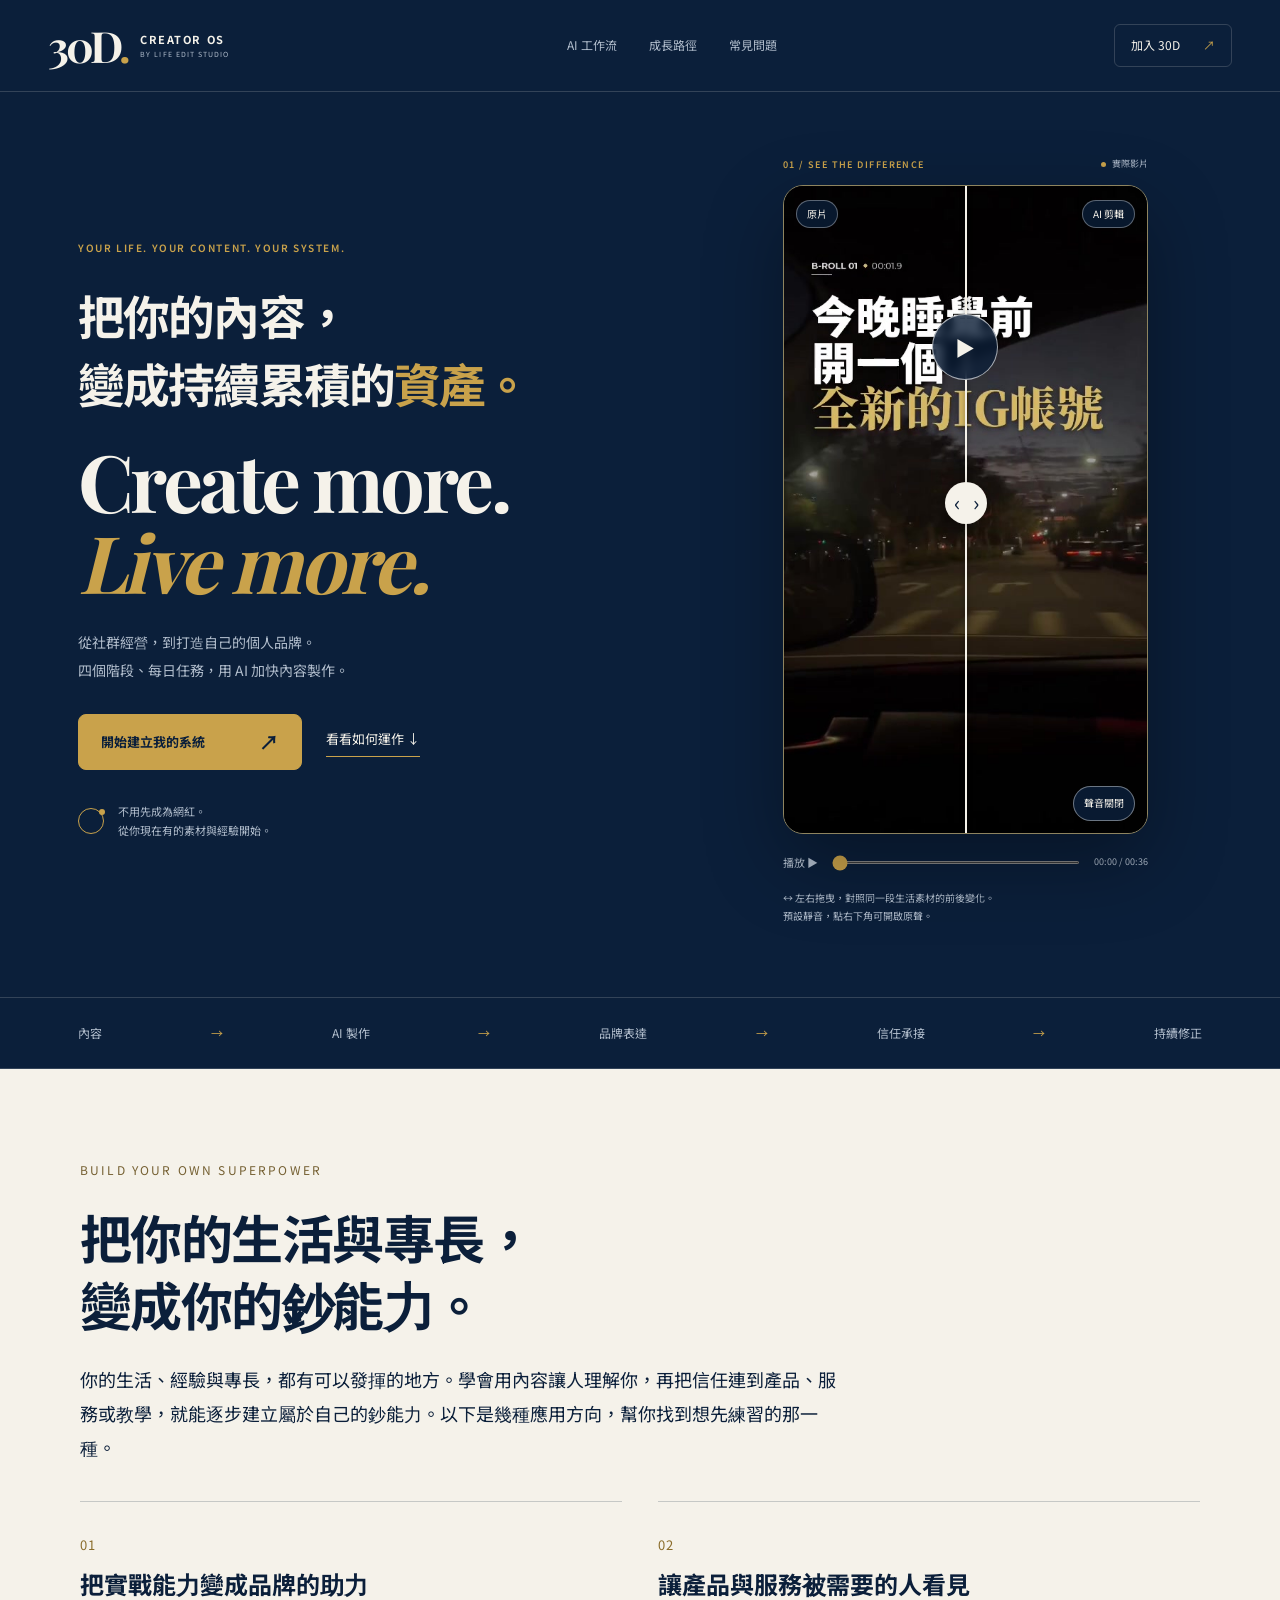
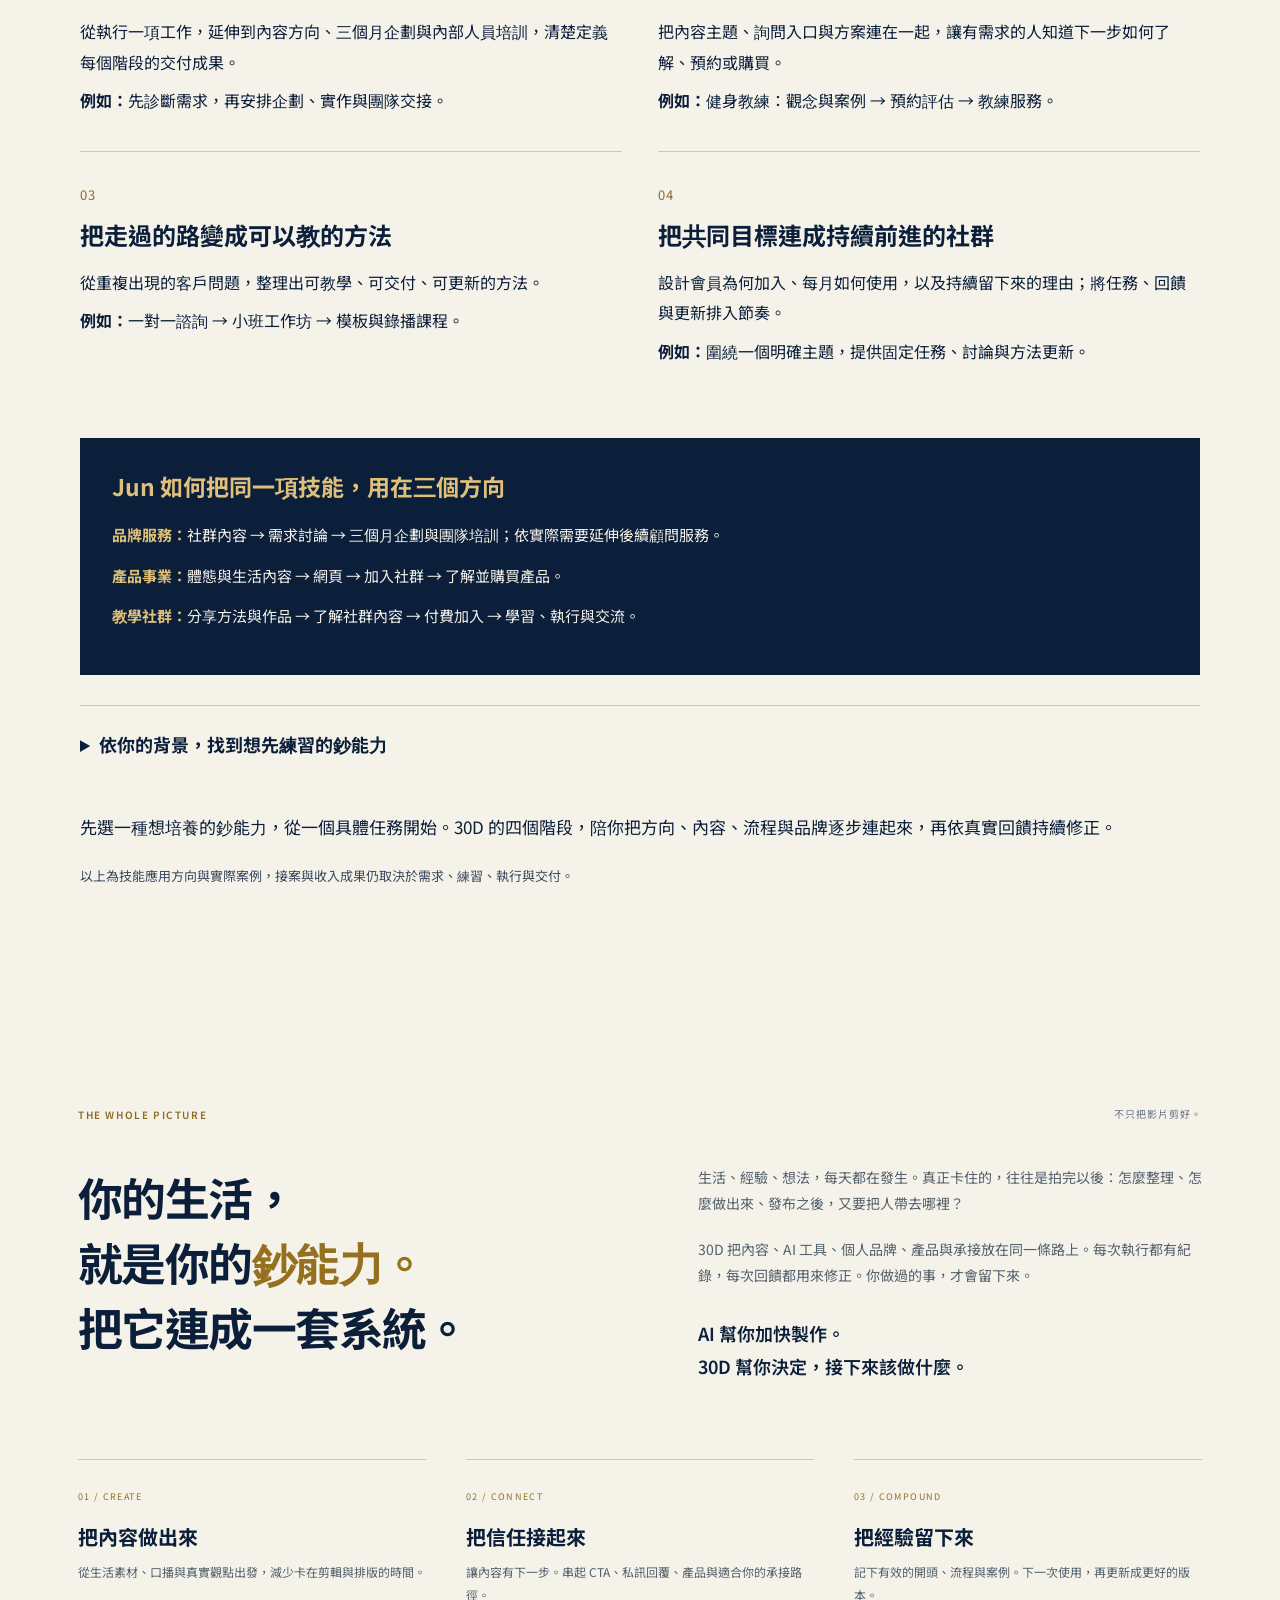
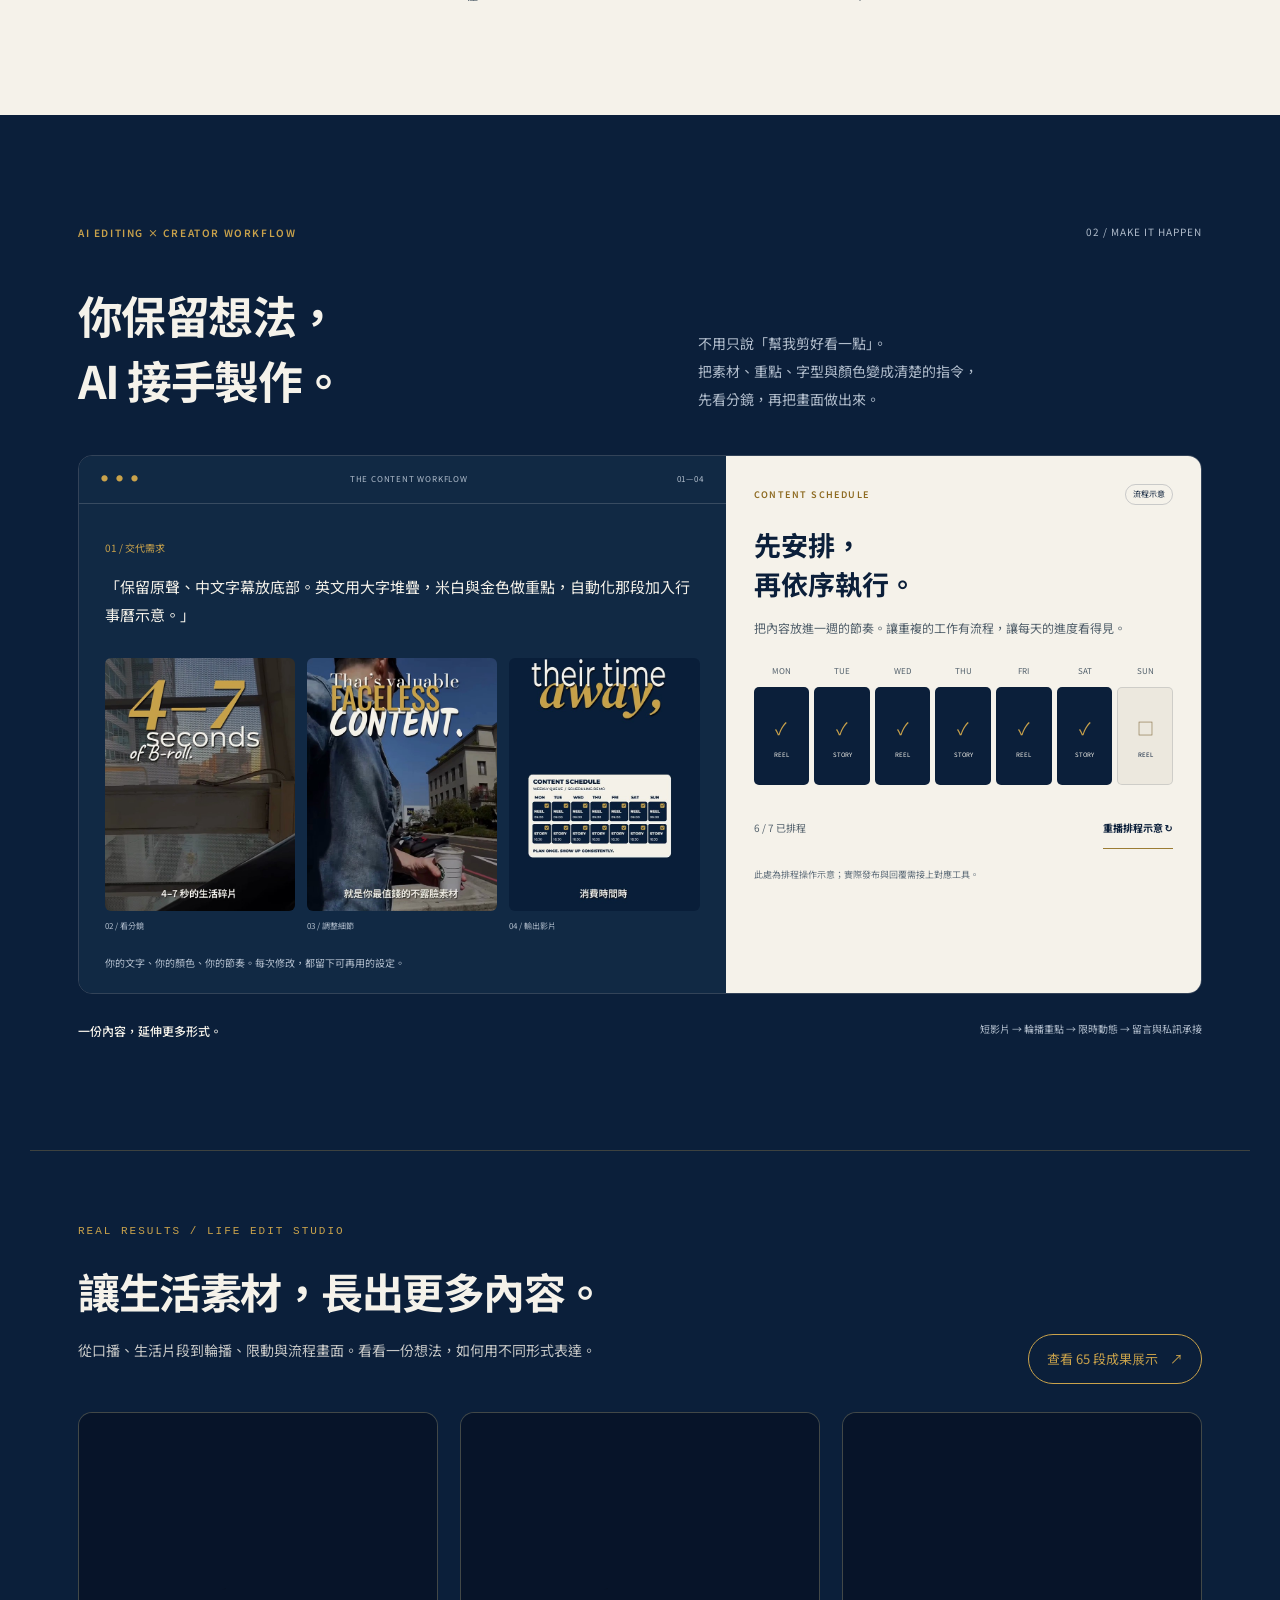
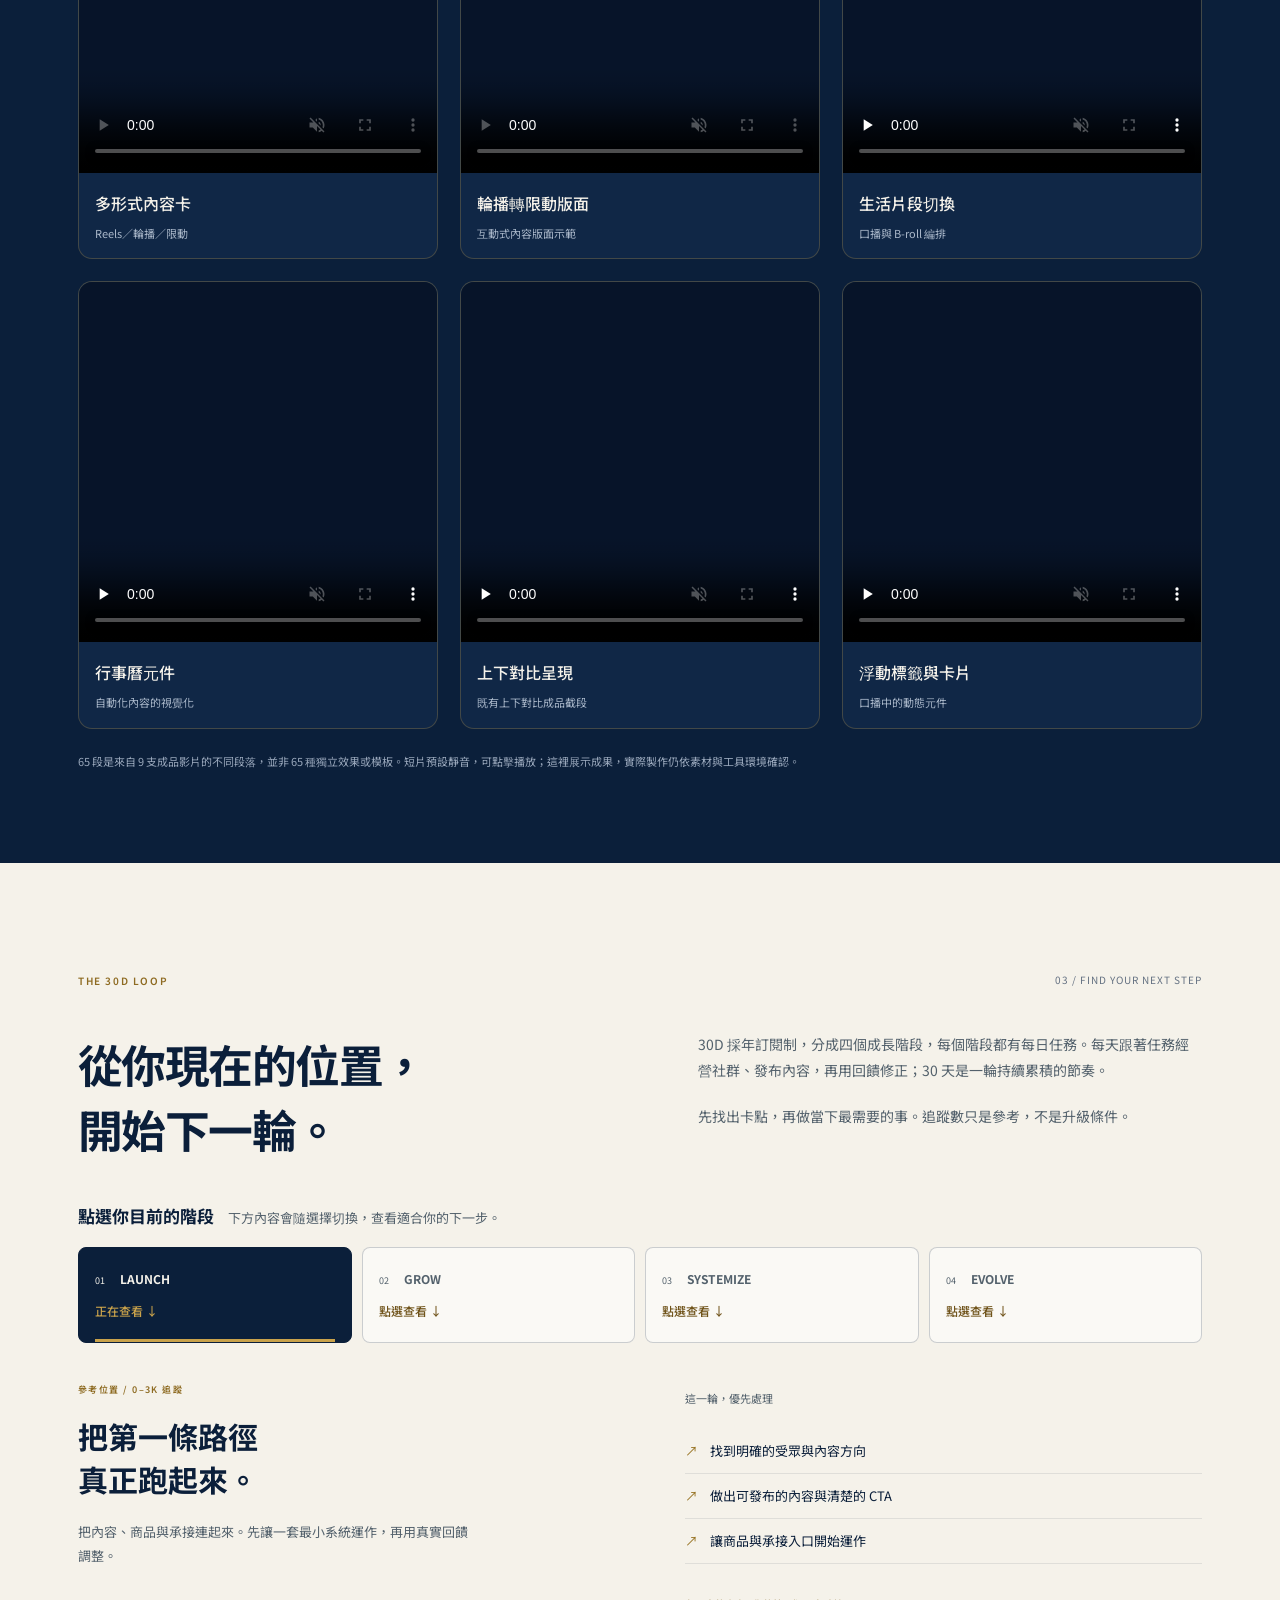
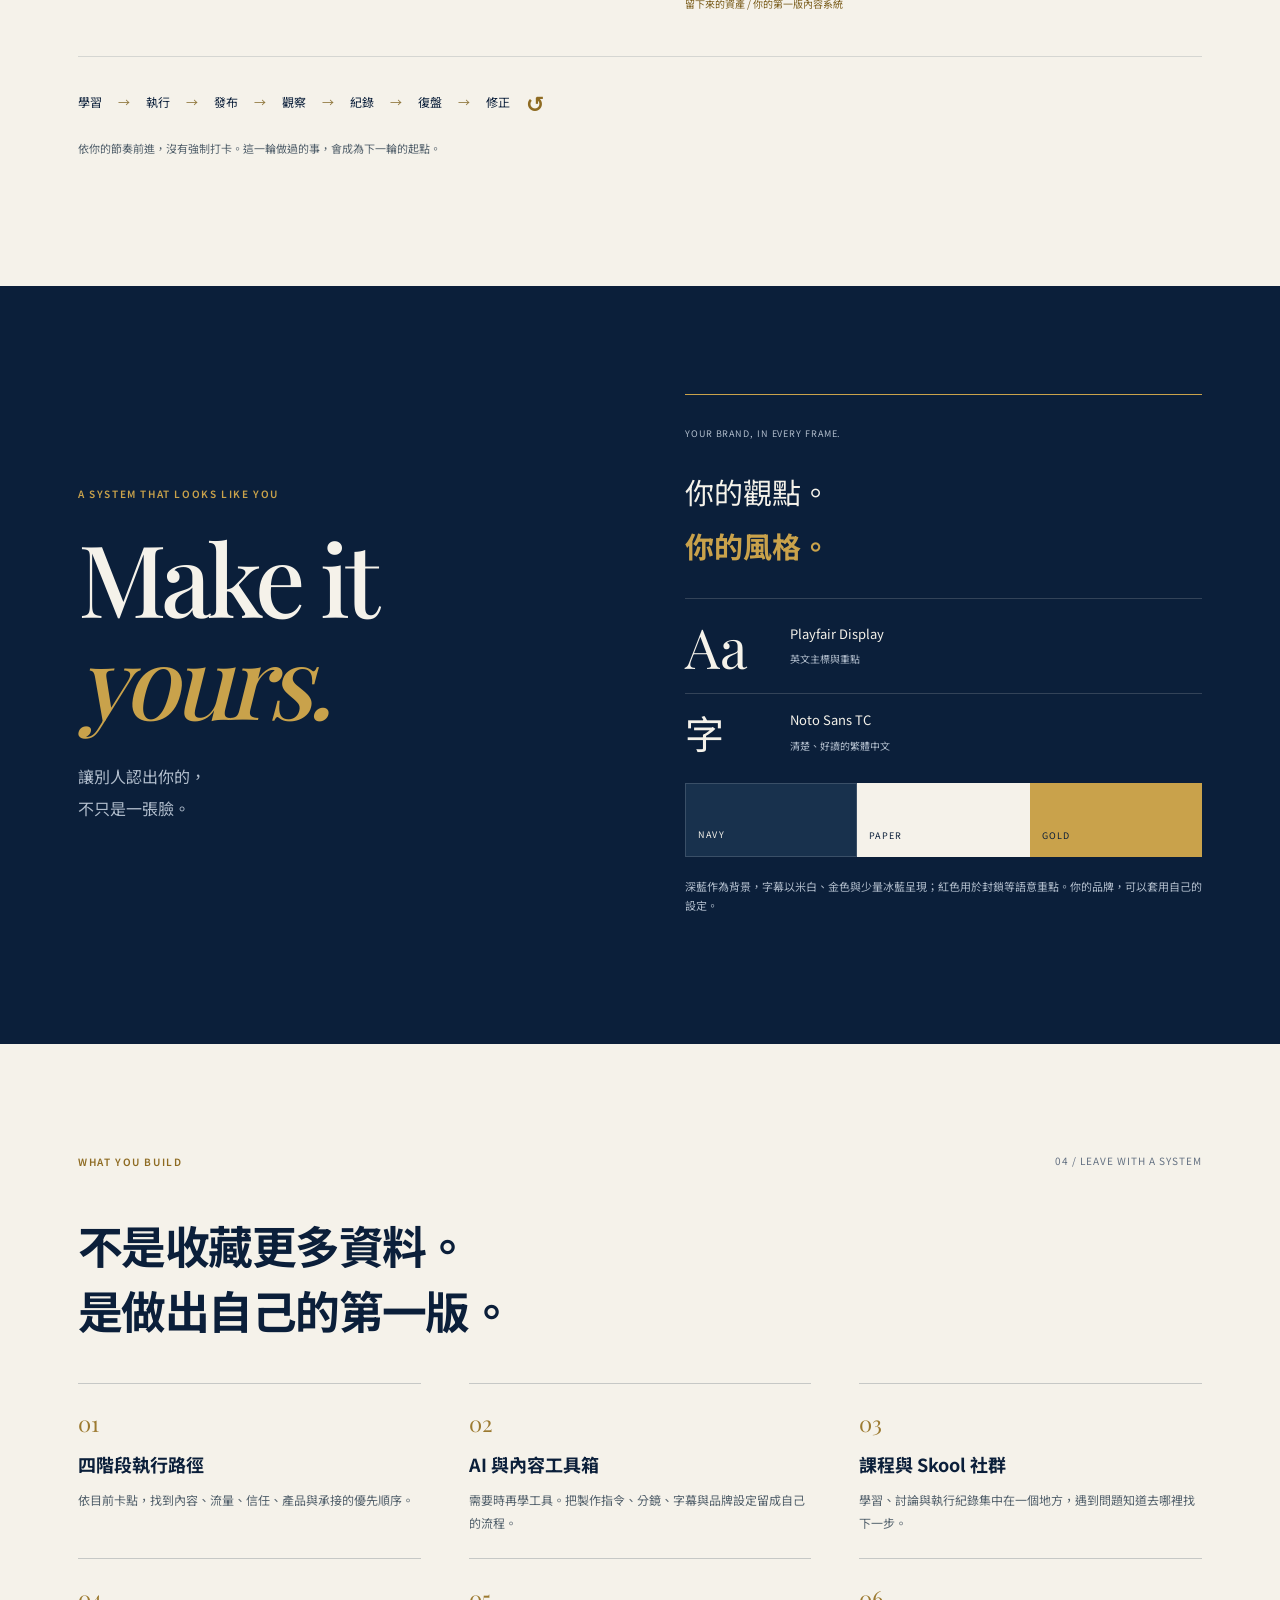
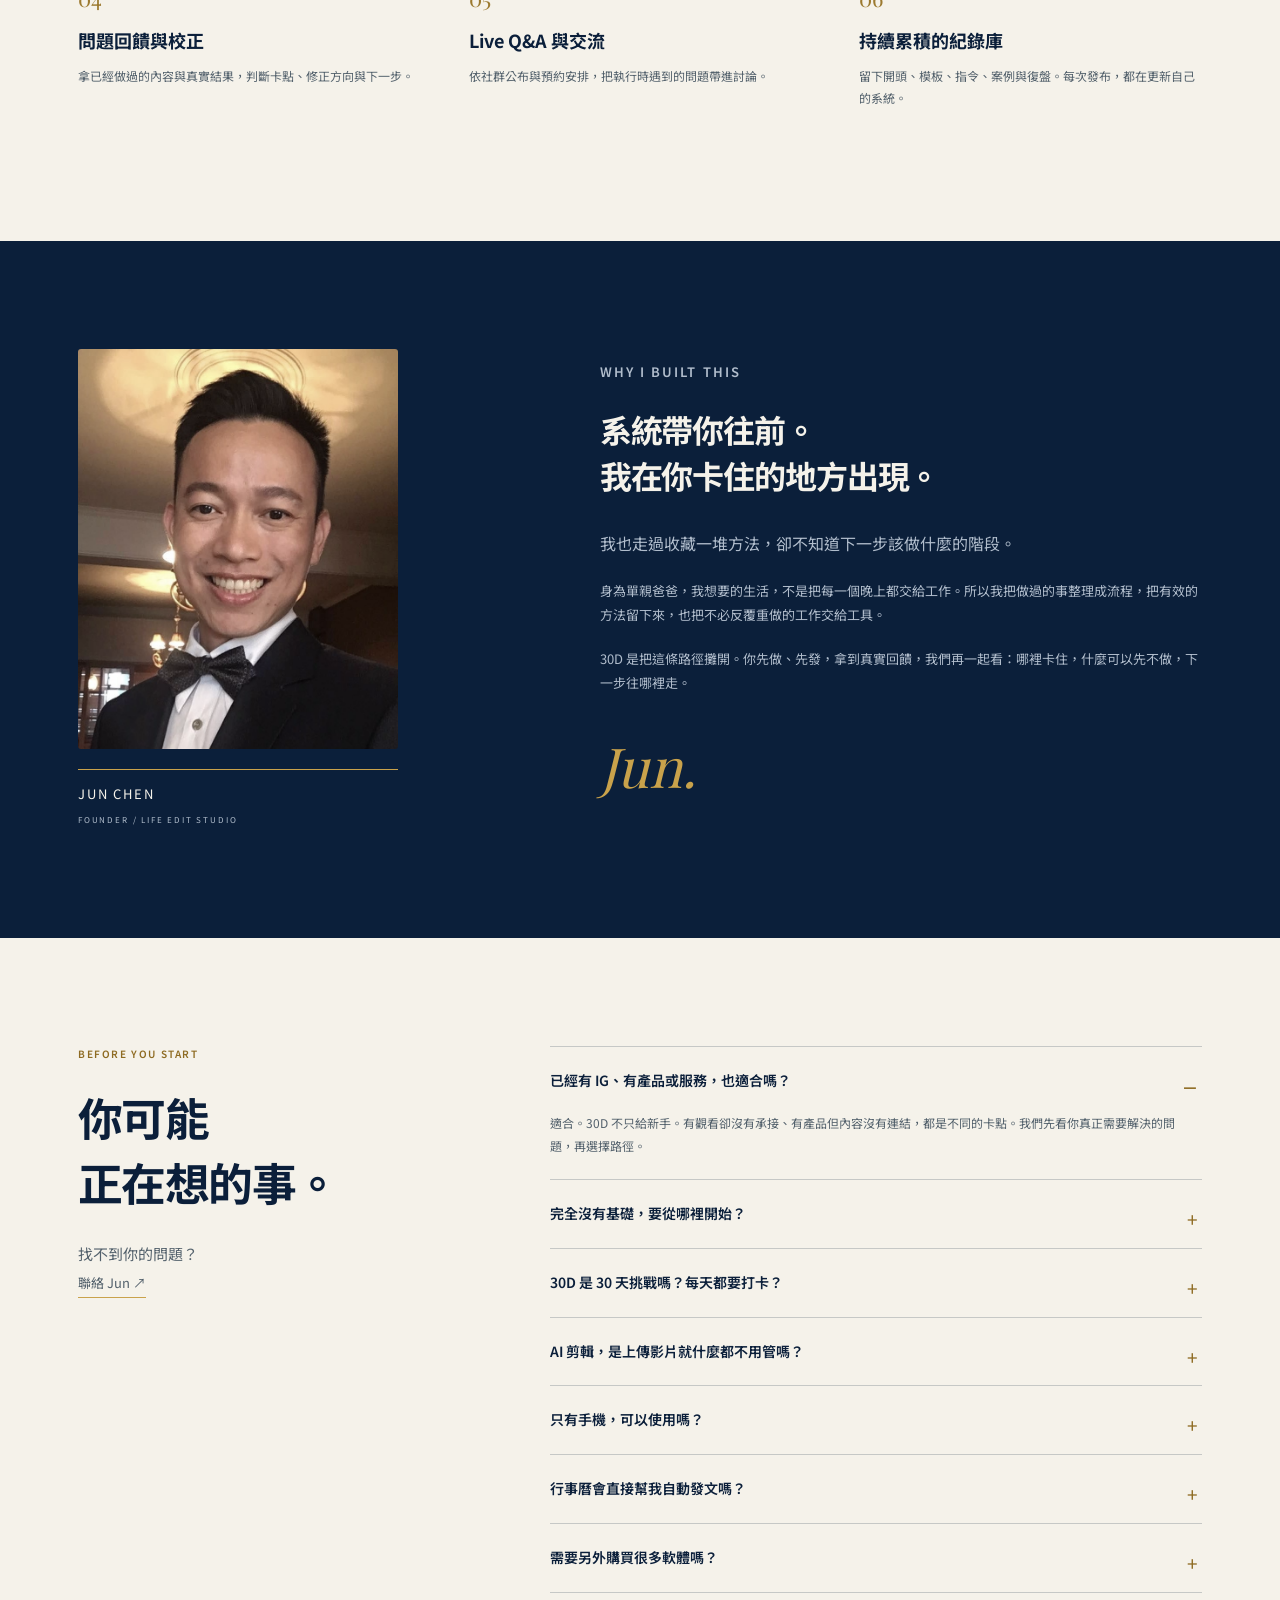
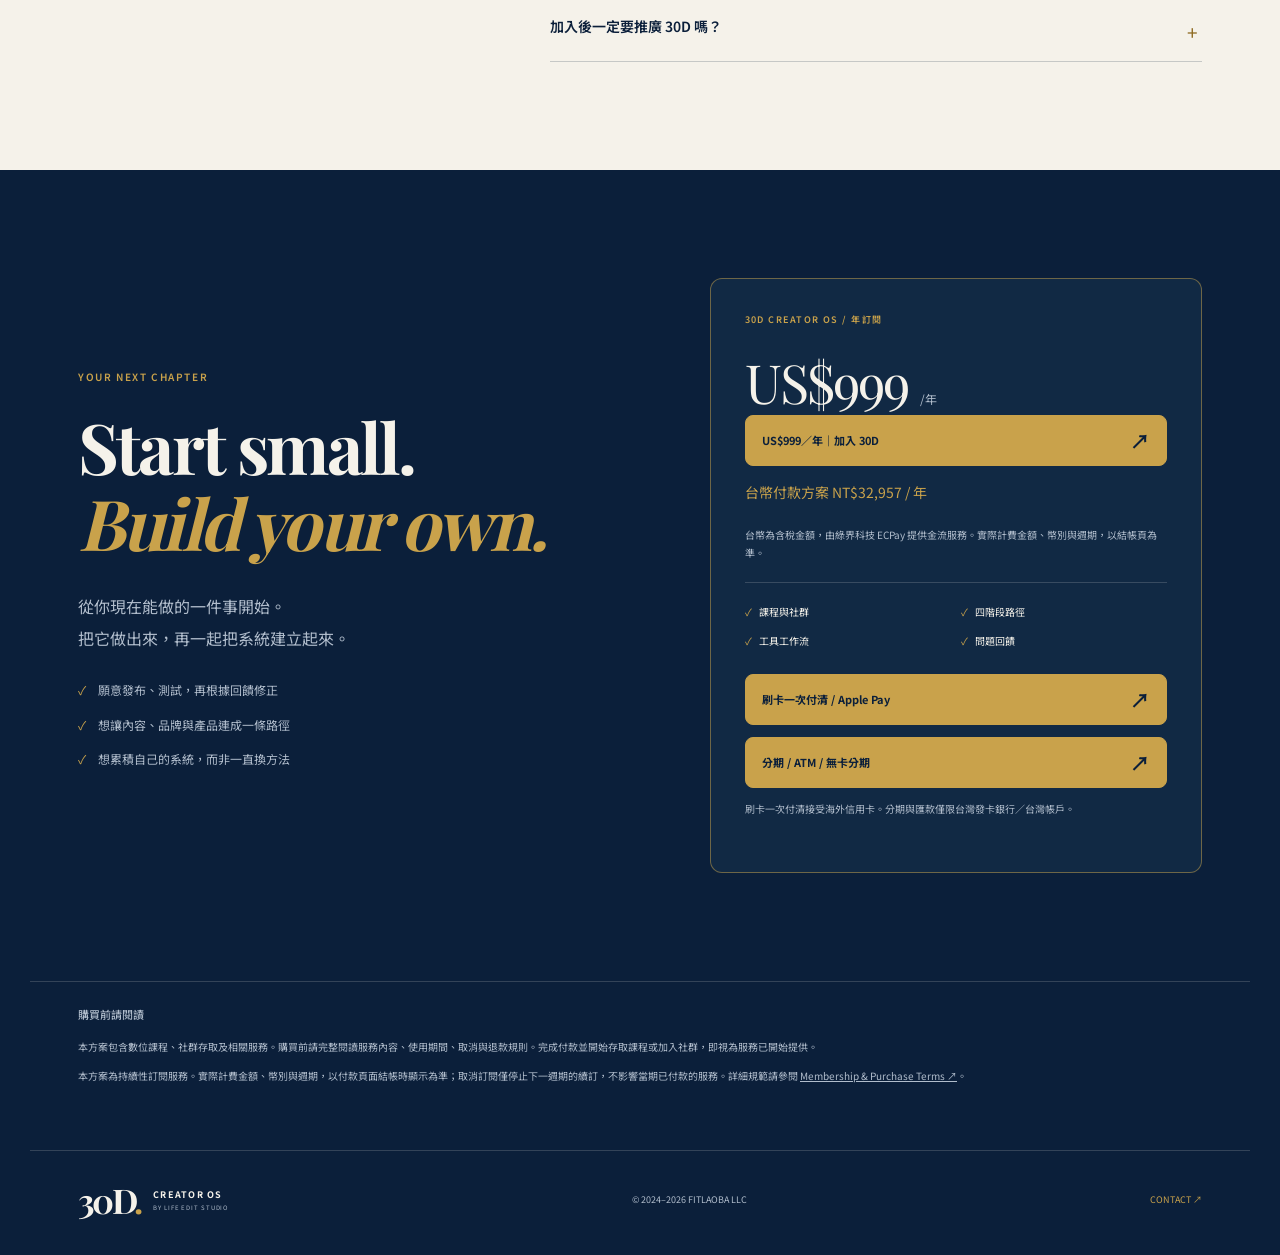
<file: 30D_PRICE_CLEAN.html>
<!doctype html><html lang="zh-Hant"><head><base href="https://realjunchen.github.io/30D/"><meta charset="utf-8"><meta name="viewport" content="width=device-width,initial-scale=1"><meta name="theme-color" content="#0b1f3a"><meta name="description" content="30D by Life Edit Studio：US$999／年，把內容、AI剪輯、品牌與承接整理成持續累積的創作者系統。"><title>30D Creator OS｜Life Edit Studio</title><style>
@font-face{font-family:Playfair;src:url('playfair.ttf')}@font-face{font-family:Noto;src:url('life-edit-tc-v9.ttf');font-weight:100 900;font-display:swap}:root{--navy:#0b1f3a;--navy2:#112944;--paper:#f5f2ea;--gold:#c9a24b;--muted:#b1bdcc;--line:rgba(245,242,234,.17);--split:50%}*{box-sizing:border-box}html{scroll-behavior:smooth;scroll-padding-top:100px}body{margin:0;background:var(--navy);color:var(--paper);font:15px/1.85 Noto,system-ui,sans-serif}button,input,a{-webkit-tap-highlight-color:transparent}a{color:inherit;text-decoration:none}button,input{font:inherit}button,a,input,summary{touch-action:manipulation}button{cursor:pointer}button:focus-visible,a:focus-visible,input:focus-visible,summary:focus-visible{outline:3px solid var(--gold);outline-offset:5px}button{color:inherit}p{margin:0 0 20px}h1,h2,h3{margin:0;text-wrap:balance;line-height:1.45}h1{font-size:clamp(32px,3.65vw,52px);font-weight:700;letter-spacing:-.04em}h2{font-size:clamp(30px,3.5vw,46px);letter-spacing:-.035em}h3{font-size:22px}.serif{font-family:Playfair,Georgia,serif}img{max-width:100%;display:block}.shell{max-width:1220px;margin:auto;padding-left:48px;padding-right:48px}.section-space{padding-top:108px;padding-bottom:108px}.eyebrow{font:600 10px/1.5 Noto,sans-serif;letter-spacing:.16em;color:var(--gold);margin:0 0 24px}.muted{color:var(--muted)}.small{font-size:11px;line-height:1.8}.gold{color:var(--gold)}.gold-dark{color:#95701f}.lead{font-size:16px;line-height:2;color:var(--muted)}.button{display:flex;align-items:center;justify-content:space-between;gap:20px;min-height:54px;padding:15px 22px;border-radius:8px;font-size:13px;font-weight:700}.button span{font-size:20px;line-height:1}.gold-button{background:var(--gold);color:var(--navy);border:1px solid var(--gold)}.gold-button:hover{background:#dfbc6d}.outline-button{border:1px solid var(--line)}.outline-button:hover{background:var(--navy2)}.text-link{font-size:13px;border-bottom:1px solid var(--gold);padding-bottom:5px}.header{display:flex;align-items:center;justify-content:space-between;max-width:1440px;margin:auto;padding:24px 48px;border-bottom:1px solid var(--line);gap:24px}.wordmark{display:flex;align-items:center;gap:13px;flex-shrink:0}.mark{font:700 43px/1 Playfair,serif;letter-spacing:-.08em}.dot{color:var(--gold)}.wordmark-sub{font-size:11px;font-weight:700;line-height:1.6;letter-spacing:.14em}.wordmark-sub span{display:block;font-size:7px;letter-spacing:.15em;font-weight:400;color:var(--muted)}nav{display:flex;gap:32px;font-size:12px;color:var(--muted)}nav a:hover{color:var(--gold)}.nav-cta{font-size:12px;padding:9px 16px;border:1px solid var(--line);border-radius:6px;white-space:nowrap}.nav-cta span{color:var(--gold);margin-left:20px}.hero{display:grid;grid-template-columns:1.17fr 1fr;gap:96px;align-items:center;padding-top:64px;padding-bottom:72px}.hero .eyebrow{margin-bottom:26px}.hero-english{font:700 clamp(60px,6.2vw,90px)/1.02 Playfair,serif;letter-spacing:-.045em;margin:24px 0 26px}.hero-english em{color:var(--gold);font-style:italic}.hero .lead{font-size:14px}.actions{display:flex;gap:24px;align-items:center;margin-top:30px}.actions .button{width:224px}.hero-note{display:flex;align-items:center;gap:14px;margin-top:32px}.hero-note p{font-size:11px;line-height:1.75;color:var(--muted);margin:0}.tiny-ring{width:26px;height:26px;border:1px solid var(--gold);border-radius:50%;position:relative}.tiny-ring:after{content:'';width:6px;height:6px;border-radius:50%;background:var(--gold);position:absolute;right:-2px;top:0}.hero-demo{max-width:365px;width:100%;justify-self:center}.demo-heading{display:flex;align-items:center;justify-content:space-between;margin-bottom:12px}.demo-heading .eyebrow{font-size:9px;margin:0}.live-dot{font-size:9px;color:var(--muted)}.live-dot:before{content:'';display:inline-block;width:5px;height:5px;margin-right:6px;background:var(--gold);border-radius:50%}.video-stage{position:relative;aspect-ratio:9/16;background:#071428;border-radius:20px;overflow:hidden;isolation:isolate;border:1px solid #8e845f;box-shadow:0 28px 80px #0005}.video-stage video{position:absolute;width:1px;height:1px;opacity:0;pointer-events:none}.video-stage canvas{width:100%;height:100%;display:block;background:url('poster.jpg') center/cover}.video-label{position:absolute;top:14px;font-size:10px;padding:4px 10px;border:1px solid #ffffff55;border-radius:20px;background:#0b1f3ac9;pointer-events:none;z-index:2}.label-before{left:12px}.label-after{right:12px}.wipe-line{position:absolute;top:0;bottom:0;left:var(--split);width:2px;background:var(--paper);pointer-events:none;z-index:3;box-shadow:0 0 5px #0007}.wipe-line span{position:absolute;top:49%;left:1px;transform:translate(-50%,-50%);width:42px;height:42px;background:var(--paper);border-radius:50%;color:var(--navy);display:grid;place-items:center;font-size:21px;letter-spacing:4px;padding-left:4px;box-shadow:0 3px 18px #0005}.wipe-range{position:absolute;inset:0;width:100%;height:100%;margin:0;opacity:0;cursor:ew-resize;z-index:4;touch-action:pan-y}.wipe-range:focus-visible{opacity:.08}.play-overlay{position:absolute;top:25%;left:50%;transform:translate(-50%,-50%);width:66px;height:66px;display:grid;place-items:center;border-radius:50%;border:1px solid #ffffffa0;background:#0b1f3ac0;font-size:20px;z-index:5;backdrop-filter:blur(5px);padding-left:5px}.play-overlay[hidden]{display:none}.sound-button{position:absolute;right:12px;bottom:12px;z-index:5;background:#0b1f3ad9;border:1px solid #ffffff66;border-radius:20px;font-size:10px;padding:7px 10px;min-height:34px}.video-controls{display:flex;align-items:center;gap:12px;margin-top:15px;font-size:9px;color:var(--muted)}.video-controls button{background:none;border:0;font-size:11px;white-space:nowrap;padding:0;min-height:28px}.video-controls input{width:100%;min-width:30px;accent-color:var(--gold);height:3px}.video-controls span{white-space:nowrap;font-variant-numeric:tabular-nums}.demo-note{font-size:10px;color:var(--muted);margin:12px 0 0;line-height:1.8}.video-error{position:absolute;inset:0;background:var(--navy);z-index:8;display:grid;place-content:center;padding:30px;font-size:13px}.video-error[hidden]{display:none}.video-error button{background:var(--gold);color:var(--navy);border:0;padding:12px;border-radius:8px;margin-top:16px}.system-strip{border-top:1px solid var(--line);border-bottom:1px solid var(--line);color:var(--muted)}.system-strip .shell{display:flex;justify-content:space-between;align-items:center;padding-top:24px;padding-bottom:24px;font-size:12px}.system-strip b{color:var(--gold);font-weight:400}.paper-section{background:var(--paper);color:var(--navy)}.paper-section .eyebrow{color:#8e6b22}.paper-section .muted{color:#53616c}.section-top{display:flex;justify-content:space-between;gap:20px;margin-bottom:42px;align-items:center}.section-top p{margin:0}.section-index{font-size:10px;letter-spacing:.1em;color:var(--muted)}.paper-section .section-index{color:#647182}.two-col{display:grid;grid-template-columns:1.05fr 1fr;gap:90px}.body-copy{font-size:14px;color:#53616c}.body-copy p{margin-bottom:20px}.body-copy .emphasis{color:var(--navy);font-size:18px;font-weight:600;margin-top:28px}.editorial-three{display:grid;grid-template-columns:repeat(3,1fr);margin-top:55px;gap:40px}.editorial-three article{border-top:1px solid #0b1f3a33;padding-top:20px}.editorial-three span{font-size:9px;letter-spacing:.15em;color:#927023}.editorial-three h3{font-size:20px;margin:15px 0 10px}.editorial-three p{font-size:12px;line-height:1.9;color:#53616c;margin:0}.section-intro{align-items:end;margin-bottom:42px}.section-intro .lead{font-size:14px;margin:0}.workbench{display:grid;grid-template-columns:1.36fr 1fr;border:1px solid var(--line);border-radius:14px;overflow:hidden}.workbench-main{background:var(--navy2)}.panel-title{display:flex;justify-content:space-between;font-size:8px;letter-spacing:.1em;border-bottom:1px solid var(--line);padding:16px 22px;color:var(--muted)}.panel-dots{color:var(--gold);font-size:7px;letter-spacing:3px}.prompt{padding:28px 26px}.prompt span{font-size:10px;color:var(--gold)}.prompt p{font-size:15px;line-height:1.9;margin:13px 0 0}.storyboard{display:grid;grid-template-columns:repeat(3,1fr);gap:12px;padding:0 26px}.storyboard img{aspect-ratio:9/12;object-fit:cover;border-radius:6px}.storyboard span{font-size:8px;color:var(--muted);display:block;margin:8px 0 0}.panel-footnote{font-size:10px;color:var(--muted);padding:20px 26px;margin:0}.queue-panel{background:var(--paper);color:var(--navy);padding:28px}.queue-top{display:flex;justify-content:space-between;align-items:center;gap:8px}.queue-top .eyebrow{color:#8e6b22;font-size:9px;margin:0}.demo-pill{font-size:8px;padding:2px 7px;border:1px solid #0b1f3a30;border-radius:20px;white-space:nowrap}.queue-panel h3{font-size:27px;margin:20px 0 14px}.queue-panel>p{font-size:12px;color:#53616c}.week{display:grid;grid-template-columns:repeat(7,1fr);gap:5px;margin:24px 0}.day{font-size:8px;text-align:center;min-width:0}.day>span{color:#53616c;display:block;margin-bottom:9px}.day-card{border:1px solid #0b1f3a22;border-radius:5px;aspect-ratio:1/1.75;background:#ece8de;display:flex;flex-direction:column;align-items:center;justify-content:center;gap:6px;transition:background .25s,color .25s}.day-card strong{font-size:17px;font-weight:400;color:#8a7348}.day-card small{font-size:6px}.day.done .day-card{background:var(--navy);color:var(--paper)}.day.done strong{color:var(--gold)}.queue-bottom{display:flex;align-items:center;justify-content:space-between;gap:12px;font-size:10px}.queue-bottom>span{color:#53616c}.queue-bottom button{font-size:10px;font-weight:700;color:var(--navy);background:none;border:none;border-bottom:1px solid #9b7c33;padding:8px 0;min-height:40px}.queue-panel>.small{font-size:9px;margin:18px 0 0;color:#62707c}.workflow-caption{display:flex;justify-content:space-between;gap:24px;padding-top:26px;font-size:12px}.workflow-caption strong{font-weight:500}.workflow-caption span{font-size:10px;color:var(--muted)}.stage-tabs{display:grid;grid-template-columns:repeat(4,1fr);margin-top:44px;border-bottom:1px solid #0b1f3a33}.stage-tabs button{background:none;color:#53616c;border:0;padding:19px 12px;font-size:12px;text-align:left;position:relative;font-weight:700}.stage-tabs button span{font-size:9px;margin-right:12px;font-weight:400}.stage-tabs button[aria-selected=true]{color:var(--navy)}.stage-tabs button[aria-selected=true]:after{content:'';position:absolute;bottom:-1px;left:0;right:0;height:3px;background:var(--gold)}.stage-panel{padding:40px 0;display:grid;grid-template-columns:1fr 1fr;gap:90px;min-height:295px}.stage-panel h3{font-size:30px;margin-bottom:18px}.stage-panel p{font-size:13px;color:#53616c;max-width:390px;margin:0}.stage-panel .eyebrow{font-size:9px;margin:0 0 18px;color:#8e6b22}.stage-panel ul{list-style:none;padding:0;margin:18px 0 24px;font-size:13px}.stage-panel li{padding:10px 0;border-bottom:1px solid #0b1f3a18}.stage-panel li:before{content:'↗';color:#977323;margin-right:12px}.stage-result{font-size:10px;color:#7d6020}.loop-line{display:flex;gap:16px;align-items:center;border-top:1px solid #0b1f3a22;padding:25px 0 16px;flex-wrap:wrap;font-size:12px}.loop-line i{color:#8f763b;font-style:normal}.loop-line b{color:#8e6b22;font-size:22px}.brand-section{display:grid;grid-template-columns:1fr 1fr;gap:90px;align-items:center}.brand-headline{font-size:100px;line-height:1.02;font-weight:500;letter-spacing:-.05em;margin:25px 0 30px}.brand-headline em{color:var(--gold)}.brand-right{border-top:1px solid var(--gold);padding-top:22px}.brand-type>span{font-size:9px;letter-spacing:.1em;color:var(--muted)}.brand-type>p{font-size:29px;margin:20px 0 26px}.brand-type>p strong{color:var(--gold)}.type-row{display:flex;gap:25px;align-items:center;border-top:1px solid var(--line);padding:14px 0}.type-row>span:first-child{font:55px/1.2 Playfair,serif;width:80px}.type-row>span:last-child{font-size:13px}.type-row small{font-size:10px;color:var(--muted)}.sans-sample>span:first-child{font-family:Noto,sans-serif;font-size:39px}.swatches{display:grid;grid-template-columns:repeat(3,1fr);margin:12px 0 20px;height:74px;font-size:9px;letter-spacing:.13em}.swatches span{display:flex;align-items:end;padding:12px}.navy-swatch{background:#18314d;border:1px solid #ffffff25}.paper-swatch{background:var(--paper);color:var(--navy)}.gold-swatch{background:var(--gold);color:var(--navy)}.includes-grid{display:grid;grid-template-columns:repeat(3,1fr);column-gap:48px;margin-top:40px}.includes-grid article{border-top:1px solid #0b1f3a33;padding:24px 0}.includes-grid article>span{font:22px Playfair,serif;color:#9c7a30}.includes-grid h3{font-size:18px;margin:12px 0}.includes-grid p{font-size:12px;color:#53616c;margin:0}.founder{display:grid;grid-template-columns:.7fr 1fr;gap:100px;align-items:center}.founder-photo{max-width:320px}.founder-photo img{width:100%;aspect-ratio:4/5;object-fit:cover;filter:saturate(.7);border-radius:3px}.founder-photo>span{display:block;font-size:13px;letter-spacing:.14em;border-top:1px solid var(--gold);margin-top:20px;padding-top:12px}.founder-photo small{font-size:8px;color:var(--muted)}.founder h2{font-size:32px}.founder .lead{margin-top:28px;font-size:16px}.founder p{font-size:13px;color:var(--muted)}.signature{font-size:55px;color:var(--gold);font-style:italic}.faq-layout{display:grid;grid-template-columns:.75fr 1.25fr;gap:80px}.faq-layout h2{margin-bottom:25px}.faq-layout>.muted{font-size:13px}.faq-items details{border-top:1px solid #0b1f3a33;padding:21px 0}.faq-items details:last-child{border-bottom:1px solid #0b1f3a33}.faq-items summary{list-style:none;cursor:pointer;font-size:14px;font-weight:600;position:relative;padding-right:35px}.faq-items summary::-webkit-details-marker{display:none}.faq-items summary:after{content:'+';position:absolute;right:4px;font-size:19px;color:#8e6b22;font-weight:400}.faq-items details[open] summary:after{content:'−'}.faq-items details p{font-size:12px;color:#53616c;line-height:1.95;margin:17px 25px 0 0}.join-section{display:grid;grid-template-columns:1.1fr 1fr;gap:90px;align-items:center}.join-headline{font-size:70px;line-height:1.08;letter-spacing:-.04em;margin:25px 0 30px}.join-headline em{color:var(--gold)}.join-list{list-style:none;padding:0;font-size:12px;color:var(--muted);margin:25px 0 0}.join-list li{margin-bottom:12px}.join-list li:before{content:'✓';margin-right:12px;color:var(--gold)}.price-card{border:1px solid #c9a24b7f;border-radius:12px;padding:34px;background:var(--navy2)}.price-card .eyebrow{font-size:9px}.price{font:54px/1.2 Playfair,serif;color:var(--paper);letter-spacing:-.035em}.price>span{font:12px Noto,sans-serif;color:var(--muted);margin-left:12px}.twd{font-size:14px;color:var(--gold);margin-top:14px}.price-card>.small{font-size:10px;color:var(--muted)}.price-includes{display:grid;grid-template-columns:1fr 1fr;font-size:10px;gap:10px;padding:20px 0 24px;border-top:1px solid var(--line)}.price-includes span:before{content:'✓';color:var(--gold);margin-right:7px}.price-card .button{font-size:11px;margin-bottom:12px;min-height:51px;padding:14px 16px}.skool-link{display:block;text-align:center;font-size:11px;text-decoration:underline;text-underline-offset:5px;margin:22px 0}.terms{padding-top:25px;padding-bottom:55px;border-top:1px solid var(--line)}.terms h3{font-size:11px;font-weight:500;color:var(--muted);margin-bottom:15px}.terms p{font-size:10px;color:var(--muted);margin-bottom:10px}.terms a{text-decoration:underline}.footer{padding-top:32px;padding-bottom:38px;border-top:1px solid var(--line);display:flex;align-items:center;justify-content:space-between;gap:24px}.footer p{font-size:9px;color:var(--muted);margin:0}.footer>a:last-child{font-size:9px;color:var(--gold)}.footer .mark{font-size:34px}.footer .wordmark-sub{font-size:9px}.footer .wordmark-sub span{font-size:6px}.skip{position:fixed;top:-100px;left:10px;background:var(--paper);color:var(--navy);padding:15px;z-index:20}.skip:focus{top:10px}
@media(min-width:1500px){.hero{padding-top:84px;padding-bottom:90px}.hero-demo{max-width:390px}}@media(max-width:1000px){.shell{padding-left:32px;padding-right:32px}.header{padding:20px 32px}.hero{gap:40px}.hero-english{font-size:68px}.hero-demo{max-width:325px}.two-col,.stage-panel,.brand-section,.join-section{gap:45px}.workbench{grid-template-columns:1.1fr 1fr}.queue-panel{padding:24px 18px}.storyboard,.prompt{padding-left:20px;padding-right:20px}.section-space{padding-top:80px;padding-bottom:80px}.founder{gap:55px}.join-headline{font-size:60px}.price-card{padding:26px}.faq-layout{gap:45px}.header nav{gap:20px}.includes-grid{column-gap:30px}}
@media(max-width:700px){.shell{padding-left:24px;padding-right:24px}.header{padding:18px 22px;gap:12px}.header nav{display:none}.mark{font-size:37px}.wordmark-sub{font-size:9px}.wordmark-sub span{font-size:6px}.nav-cta{font-size:10px;padding:7px 10px}.nav-cta span{margin-left:8px}.hero{grid-template-columns:1fr;gap:40px;padding-top:42px;padding-bottom:46px}.hero-copy{max-width:490px}.hero .eyebrow{font-size:8px;letter-spacing:.12em;margin-bottom:20px}h1{font-size:36px}.hero-english{font-size:65px;margin:20px 0 24px}.hero .lead{font-size:13px}.desktop{display:none}.actions{gap:20px;margin-top:25px}.actions .button{width:auto;min-width:196px;font-size:11px;padding:14px 17px}.text-link{font-size:11px}.hero-note{margin-top:24px}.hero-demo{max-width:360px}.hero-demo .eyebrow{margin:0;font-size:8px}.demo-heading{margin-bottom:10px}.hero-demo .video-stage{border-radius:16px}.demo-note{font-size:10px}.system-strip .shell{gap:10px;justify-content:center;flex-wrap:wrap;padding-top:20px;padding-bottom:20px;font-size:10px}.system-strip b{font-size:10px}.section-space{padding-top:62px;padding-bottom:62px}.section-top{margin-bottom:30px}.section-top .eyebrow{font-size:8px}.section-index{font-size:8px}.two-col,.brand-section,.founder,.faq-layout,.join-section{grid-template-columns:1fr;gap:28px}h2{font-size:31px}.body-copy{font-size:13px}.body-copy .emphasis{font-size:17px}.editorial-three{grid-template-columns:1fr;gap:25px;margin-top:35px}.editorial-three article{display:grid;grid-template-columns:80px 1fr;gap:0 16px;padding-top:20px}.editorial-three article span{grid-row:span 2;font-size:8px;padding-top:4px}.editorial-three h3{font-size:18px;margin:0 0 9px}.editorial-three p{font-size:12px}.section-intro{margin-bottom:30px}.section-intro .lead{font-size:13px}.workbench{grid-template-columns:1fr}.prompt{padding:24px 20px}.prompt p{font-size:14px}.queue-panel{padding:26px 20px}.week{gap:6px}.day{font-size:9px}.day-card{aspect-ratio:1/1.5}.day-card small{font-size:7px}.queue-panel h3{font-size:27px}.queue-bottom{font-size:11px}.queue-bottom button{font-size:11px}.workflow-caption{flex-direction:column;gap:10px;padding-top:22px}.workflow-caption span{font-size:10px}.stage-tabs{margin-top:28px}.stage-tabs button{font-size:9px;padding:15px 3px}.stage-tabs button span{display:block;font-size:9px;margin:0 0 5px}.stage-panel{grid-template-columns:1fr;gap:25px;padding:28px 0;min-height:440px}.stage-panel h3{font-size:28px}.stage-panel ul{font-size:12px}.loop-line{gap:10px;font-size:11px}.brand-headline{font-size:90px;margin:20px 0 25px}.brand-section{gap:30px}.brand-type>p{font-size:28px}.brand-right{padding-top:22px}.includes-grid{grid-template-columns:1fr 1fr;column-gap:22px;margin-top:25px}.includes-grid h3{font-size:16px}.includes-grid p{font-size:11px}.includes-grid article{padding:20px 0}.founder{gap:32px}.founder-photo{width:190px;max-width:70%;display:flex;align-items:end;gap:20px}.founder-photo img{width:135px;aspect-ratio:4/5;border-radius:3px}.founder-photo>span{font-size:11px;line-height:1.8;white-space:nowrap;border:0;margin:0;padding:0}.founder-photo small{font-size:7px}.founder h2{font-size:29px}.founder .lead{font-size:15px;margin-top:20px}.faq-layout{gap:20px}.faq-layout h2 br{display:none}.faq-layout>.muted{font-size:12px}.faq-items summary{font-size:13px}.faq-items details{padding:19px 0}.join-headline{font-size:59px}.join-list{font-size:12px}.join-section{gap:32px}.price-card{padding:27px}.price{font-size:53px}.price-card .button{font-size:11px}.terms{padding-top:24px;padding-bottom:30px}.footer{flex-wrap:wrap;padding-bottom:38px;gap:22px}.footer .wordmark{width:100%}}
@media(prefers-reduced-motion:reduce){html{scroll-behavior:auto}*{transition:none!important}}
@media(max-width:700px){.hero h1{font-size:clamp(30px,8vw,34px)}.hero h1 .gold{white-space:nowrap}.hero-english{font-size:54px;line-height:1.08}.hero-english em{white-space:nowrap}}

.comparison-still{position:absolute;inset:0;width:100%;height:100%;object-fit:cover;pointer-events:none}.still-before{clip-path:inset(0 calc(100% - var(--split)) 0 0)}.video-stage canvas{position:relative;z-index:1;background:none}

.stage-hint{margin:38px 0 0;display:flex;align-items:baseline;gap:14px;flex-wrap:wrap;color:var(--navy)}
.stage-hint strong{font-size:17px;font-weight:700}
.stage-hint>span{font-size:13px;color:#53616c}
.stage-tabs{gap:10px;margin-top:16px;border-bottom:0}
.stage-tabs button{cursor:pointer;border:1px solid #0b1f3a33;border-radius:8px;background:#ffffff80;padding:18px 16px;min-height:96px;transition:background .18s,border-color .18s,color .18s}
.stage-tabs button:hover{background:#e9e2d2;border-color:#987331}
.stage-tabs button:focus-visible{outline:3px solid var(--gold);outline-offset:4px}
.stage-tabs button[aria-selected=true]{background:var(--navy);color:var(--paper);border-color:var(--navy)}
.stage-tabs button[aria-selected=true]:after{left:16px;right:16px;bottom:0}
.stage-action{display:block;margin-top:10px;font-size:12px;font-weight:500;color:#70541b}
.stage-action:before{content:'點選查看 ↓'}
.stage-tabs button[aria-selected=true] .stage-action{color:var(--gold)}
.stage-tabs button[aria-selected=true] .stage-action:before{content:'正在查看 ↓'}
@media(max-width:700px){.stage-hint{gap:5px;margin-top:28px}.stage-hint strong{font-size:16px}.stage-hint>span{display:block;width:100%;font-size:13px}.stage-tabs{gap:7px;margin-top:15px}.stage-tabs button{padding:14px 5px;font-size:9px;min-height:102px}.stage-action{font-size:11px;margin-top:9px}.stage-tabs button[aria-selected=true]:after{left:7px;right:7px}}
@media(max-width:700px){.hero h1{font-size:clamp(30px,8vw,34px)}.hero h1 .gold{white-space:nowrap}.hero-english{font-size:54px;line-height:1.08}.hero-english em{white-space:nowrap}}

.comparison-still{position:absolute;inset:0;width:100%;height:100%;object-fit:cover;pointer-events:none}.still-before{clip-path:inset(0 calc(100% - var(--split)) 0 0)}.video-stage canvas{position:relative;z-index:1;background:none}


</style><style>
/* Real results showcase — additive 2026-10-27 */
.results-showcase{padding-top:72px;padding-bottom:72px;border-top:1px solid #c9a24b44}.results-showcase .results-head{display:flex;justify-content:space-between;gap:28px;align-items:end;margin-bottom:28px}.results-showcase h2{font-size:clamp(28px,4vw,42px);line-height:1.45;margin:10px 0 16px}.results-showcase .results-lead{font-size:14px;line-height:1.9;max-width:560px;opacity:.8}.results-showcase .results-kicker{color:#c9a24b;font:11px/1.6 monospace;letter-spacing:2px}.results-showcase .results-link{display:inline-flex;border:1px solid #c9a24b;padding:12px 18px;border-radius:99px;color:#c9a24b;text-decoration:none;font-size:13px;white-space:nowrap;align-items:center;gap:12px}.results-grid{display:grid;grid-template-columns:repeat(3,minmax(0,1fr));gap:22px}.results-card{border:1px solid #c9a24b44;background:#102746;border-radius:14px;overflow:hidden;margin:0}.results-card video{display:block;width:100%;height:360px;object-fit:contain;background:#071429}.results-card figcaption{padding:16px}.results-card strong{font-size:16px;font-weight:500;color:#f5f2ea}.results-card small{display:block;font-size:11px;line-height:1.7;color:#aab8ca;margin-top:5px}.results-note{font-size:11px;line-height:1.9;color:#9aa8bc;margin-top:22px}.results-showcase a:focus-visible{outline:2px solid #c9a24b;outline-offset:5px}@media(max-width:760px){.results-grid{grid-template-columns:repeat(2,minmax(0,1fr));gap:12px}.results-card video{height:auto;aspect-ratio:512/910}.results-head{display:block!important}.results-showcase{padding-top:48px;padding-bottom:48px}.results-link{margin-top:12px}.results-card figcaption{padding:12px}.results-card strong{font-size:14px}}@media(max-width:340px){.results-grid{grid-template-columns:1fr}}
</style><style>.price-card .button{white-space:normal!important;line-height:1.6;text-align:center}.price-card .lead{font-size:15px;line-height:1.9}</style><style>
.income-section{background:#f5f2ea;color:#0b1f3a;padding:90px 24px;font-family:inherit}.income-inner{max-width:1120px;margin:auto}.income-eyebrow{font-size:12px;letter-spacing:.18em;color:#756032;margin:0 0 22px}.income-section h2{font-size:clamp(30px,4.2vw,52px);line-height:1.3;letter-spacing:-.03em;margin:0 0 24px;color:#0b1f3a}.income-intro{max-width:760px;font-size:18px;line-height:1.9;margin-bottom:36px}.income-grid{display:grid;grid-template-columns:repeat(2,minmax(0,1fr));gap:0 36px}.income-item{padding:28px 0;border-top:1px solid #0b1f3a33}.income-item .income-no{color:#8a6c2a;font-size:13px;letter-spacing:.1em}.income-item h3{font-size:24px;margin:10px 0 14px;color:#0b1f3a}.income-item p{line-height:1.9;margin:8px 0;font-size:16px}.income-item strong{color:#0b1f3a}.income-case{margin-top:36px;background:#0b1f3a;color:#f5f2ea;padding:32px}.income-case h3{color:#e0c079;font-size:23px;margin:0 0 18px}.income-case p{line-height:1.9;margin:12px 0}.income-case strong{color:#e0c079}.income-section details{border-top:1px solid #0b1f3a33;margin-top:30px;padding:22px 0}.income-section summary{cursor:pointer;font-weight:700;font-size:18px}.income-table-wrap{overflow-x:auto;margin-top:20px}.income-section table{border-collapse:collapse;width:100%;min-width:560px;font-size:15px}.income-section th,.income-section td{text-align:left;padding:16px 12px;border-bottom:1px solid #0b1f3a22;line-height:1.7;vertical-align:top}.income-section th{color:#756032}.income-next{margin-top:28px;font-size:17px;line-height:1.9}.income-note{font-size:13px;line-height:1.8;opacity:.8;margin-top:18px}@media(max-width:650px){.income-section{padding:64px 22px}.income-grid{grid-template-columns:1fr}.income-case{padding:24px}.income-intro{font-size:17px}.income-item h3{font-size:22px}}
</style></head><body>
<a class="skip" href="#main">跳至主要內容</a>
<header class="header"><a class="wordmark" href="#" aria-label="30D Creator OS 首頁"><span class="mark">30D<span class="dot">.</span></span><span class="wordmark-sub">CREATOR OS<span>BY LIFE EDIT STUDIO</span></span></a><nav aria-label="主要導覽"><a href="#workflow">AI 工作流</a><a href="#roadmap">成長路徑</a><a href="#faq">常見問題</a></nav><a class="nav-cta" href="#payment">加入 30D <span>↗</span></a></header>
<main id="main">
<section class="hero shell" id="showcase"><div class="hero-copy"><p class="eyebrow">YOUR LIFE. YOUR CONTENT. YOUR SYSTEM.</p><h1>把你的內容，<br>變成持續累積的<span class="gold">資產。</span></h1><p class="hero-english">Create more.<br><em>Live more.</em></p><p class="lead">從社群經營，到打造自己的個人品牌。<br class="desktop">四個階段、每日任務，用 AI 加快內容製作。</p><div class="actions"><a class="button gold-button" href="#payment">開始建立我的系統 <span>↗</span></a><a class="text-link" href="#workflow">看看如何運作 ↓</a></div><div class="hero-note"><span class="tiny-ring"></span><p>不用先成為網紅。<br>從你現在有的素材與經驗開始。</p></div></div>
<div class="hero-demo"><div class="demo-heading"><span class="eyebrow">01 / SEE THE DIFFERENCE</span><span class="live-dot">實際影片</span></div><div class="video-stage" id="videoStage"><video id="compareVideo" playsinline muted preload="metadata" aria-label="原片與AI剪輯成片比較影片"><source src="comparison_30d_sync.mp4" type="video/mp4"></video><img class="comparison-still still-after" src="comparison_30d_poster.jpg" alt="" aria-hidden="true"><canvas id="compareCanvas" width="540" height="960" aria-label="左右拖曳比較原片與AI剪輯"></canvas><div class="video-label label-before">原片</div><div class="video-label label-after">AI 剪輯</div><div class="wipe-line" id="wipeLine"><span>‹ ›</span></div><input id="wipeRange" class="wipe-range" type="range" min="0" max="100" value="50" aria-label="調整原片與成片比較比例"><button id="playVideo" class="play-overlay" aria-label="播放比較影片">▶</button><button id="soundVideo" class="sound-button" aria-label="開啟影片聲音" aria-pressed="false">聲音關閉</button><div class="video-error" id="videoError" hidden>影片暫時無法載入。<button id="retryVideo">重新載入</button></div></div><div class="video-controls"><button id="toggleVideo" aria-label="播放或暫停影片">播放 ▶</button><input type="range" id="seekVideo" min="0" max="100" value="0" aria-label="影片播放進度"><span id="videoTime">00:00 / 00:36</span></div><p class="demo-note">↔ 左右拖曳，對照同一段生活素材的前後變化。<br>預設靜音，點右下角可開啟原聲。</p></div></section>
<div class="system-strip"><div class="shell"><span>內容</span><b>→</b><span>AI 製作</span><b>→</b><span>品牌表達</span><b>→</b><span>信任承接</span><b>→</b><span>持續修正</span></div></div>
<section class="income-section" id="income-paths"><div class="income-inner"><p class="income-eyebrow">BUILD YOUR OWN SUPERPOWER</p><h2>把你的生活與專長，<br>變成你的鈔能力。</h2><p class="income-intro">你的生活、經驗與專長，都有可以發揮的地方。學會用內容讓人理解你，再把信任連到產品、服務或教學，就能逐步建立屬於自己的鈔能力。以下是幾種應用方向，幫你找到想先練習的那一種。</p><div class="income-grid"><article class="income-item"><span class="income-no">01</span><h3>把實戰能力變成品牌的助力</h3><p>從執行一項工作，延伸到內容方向、三個月企劃與內部人員培訓，清楚定義每個階段的交付成果。</p><p><strong>例如：</strong>先診斷需求，再安排企劃、實作與團隊交接。</p></article><article class="income-item"><span class="income-no">02</span><h3>讓產品與服務被需要的人看見</h3><p>把內容主題、詢問入口與方案連在一起，讓有需求的人知道下一步如何了解、預約或購買。</p><p><strong>例如：</strong>健身教練：觀念與案例 → 預約評估 → 教練服務。</p></article><article class="income-item"><span class="income-no">03</span><h3>把走過的路變成可以教的方法</h3><p>從重複出現的客戶問題，整理出可教學、可交付、可更新的方法。</p><p><strong>例如：</strong>一對一諮詢 → 小班工作坊 → 模板與錄播課程。</p></article><article class="income-item"><span class="income-no">04</span><h3>把共同目標連成持續前進的社群</h3><p>設計會員為何加入、每月如何使用，以及持續留下來的理由；將任務、回饋與更新排入節奏。</p><p><strong>例如：</strong>圍繞一個明確主題，提供固定任務、討論與方法更新。</p></article></div><div class="income-case"><h3>Jun 如何把同一項技能，用在三個方向</h3><p><strong>品牌服務：</strong>社群內容 → 需求討論 → 三個月企劃與團隊培訓；依實際需要延伸後續顧問服務。</p><p><strong>產品事業：</strong>體態與生活內容 → 網頁 → 加入社群 → 了解並購買產品。</p><p><strong>教學社群：</strong>分享方法與作品 → 了解社群內容 → 付費加入 → 學習、執行與交流。</p></div><details><summary>依你的背景，找到想先練習的鈔能力</summary><div class="income-table-wrap"><table><thead><tr><th>你的起點</th><th>鈔能力的應用方向</th><th>第一步</th></tr></thead><tbody><tr><td>教練／顧問</td><td>內容 → 預約 → 付費服務</td><td>選定受眾問題與第一個方案</td></tr><tr><td>產品經營者</td><td>使用情境 → 詢問 → 購買</td><td>連起內容與購買入口</td></tr><tr><td>接案者／在家工作者</td><td>作品 → 洽談 → 專案與長期服務</td><td>寫清楚範圍、成果與交付方式</td></tr><tr><td>講師／社群經營者</td><td>實戰方法 → 課程 → 會員服務</td><td>規劃學習成果與持續使用節奏</td></tr></tbody></table></div></details><p class="income-next">先選一種想培養的鈔能力，從一個具體任務開始。30D 的四個階段，陪你把方向、內容、流程與品牌逐步連起來，再依真實回饋持續修正。</p><p class="income-note">以上為技能應用方向與實際案例，接案與收入成果仍取決於需求、練習、執行與交付。</p></div></section>
<section class="paper-section"><div class="shell section-space"><div class="section-top"><p class="eyebrow">THE WHOLE PICTURE</p><p class="section-index">不只把影片剪好。</p></div><div class="two-col"><h2>你的生活，<br>就是你的<span class="gold-dark">鈔能力。</span><br>把它連成一套系統。</h2><div class="body-copy"><p>生活、經驗、想法，每天都在發生。真正卡住的，往往是拍完以後：怎麼整理、怎麼做出來、發布之後，又要把人帶去哪裡？</p><p>30D 把內容、AI 工具、個人品牌、產品與承接放在同一條路上。每次執行都有紀錄，每次回饋都用來修正。你做過的事，才會留下來。</p><p class="emphasis">AI 幫你加快製作。<br>30D 幫你決定，接下來該做什麼。</p></div></div><div class="editorial-three"><article><span>01 / CREATE</span><h3>把內容做出來</h3><p>從生活素材、口播與真實觀點出發，減少卡在剪輯與排版的時間。</p></article><article><span>02 / CONNECT</span><h3>把信任接起來</h3><p>讓內容有下一步。串起 CTA、私訊回覆、產品與適合你的承接路徑。</p></article><article><span>03 / COMPOUND</span><h3>把經驗留下來</h3><p>記下有效的開頭、流程與案例。下一次使用，再更新成更好的版本。</p></article></div></div></section>
<section class="shell section-space" id="workflow"><div class="section-top"><p class="eyebrow">AI EDITING × CREATOR WORKFLOW</p><p class="section-index">02 / MAKE IT HAPPEN</p></div><div class="two-col section-intro"><h2>你保留想法，<br>AI 接手製作。</h2><p class="lead">不用只說「幫我剪好看一點」。<br>把素材、重點、字型與顏色變成清楚的指令，<br>先看分鏡，再把畫面做出來。</p></div><div class="workbench"><div class="workbench-main"><div class="panel-title"><span class="panel-dots">● ● ●</span><span>THE CONTENT WORKFLOW</span><span>01—04</span></div><div class="prompt"><span>01 / 交代需求</span><p>「保留原聲、中文字幕放底部。英文用大字堆疊，米白與金色做重點，自動化那段加入行事曆示意。」</p></div><div class="storyboard"><div><img src="scene-one.jpg" alt="生活素材的字幕分鏡畫面" loading="lazy"><span>02 / 看分鏡</span></div><div><img src="scene-two.jpg" alt="不同字型堆疊的品牌字幕畫面" loading="lazy"><span>03 / 調整細節</span></div><div><img src="scene-three.jpg" alt="深藍背景的一週內容排程畫面" loading="lazy"><span>04 / 輸出影片</span></div></div><p class="panel-footnote">你的文字、你的顏色、你的節奏。每次修改，都留下可再用的設定。</p></div><aside class="queue-panel"><div class="queue-top"><span class="eyebrow">CONTENT SCHEDULE</span><span class="demo-pill">流程示意</span></div><h3>先安排，<br>再依序執行。</h3><p>把內容放進一週的節奏。讓重複的工作有流程，讓每天的進度看得見。</p><div class="week" id="weekDemo" aria-label="一週內容排程示意"></div><div class="queue-bottom"><span id="queueCount" aria-live="polite">0 / 7 已排程</span><button id="runQueue">重播排程示意 <span>↻</span></button></div><p class="small muted">此處為排程操作示意；實際發布與回覆需接上對應工具。</p></aside></div><div class="workflow-caption"><strong>一份內容，延伸更多形式。</strong><span>短影片 → 輪播重點 → 限時動態 → 留言與私訊承接</span></div></section>
<section class="results-showcase shell" id="real-results"><div class="results-head"><div><p class="results-kicker">REAL RESULTS / LIFE EDIT STUDIO</p><h2>讓生活素材，長出更多內容。</h2><p class="results-lead">從口播、生活片段到輪播、限動與流程畫面。看看一份想法，如何用不同形式表達。</p></div><a class="results-link" href="https://realjunchen.github.io/ai-editing/showcase/expanded/index.html">查看 65 段成果展示 <span aria-hidden="true">↗</span></a></div><div class="results-grid"><figure class="results-card"><video data-results-video controls muted loop playsinline preload="none" poster="https://realjunchen.github.io/ai-editing/showcase/posters/05.jpg" aria-label="多形式內容卡成品展示"><source src="https://realjunchen.github.io/ai-editing/showcase/clips/05.mp4" type="video/mp4"></video><figcaption><strong>多形式內容卡</strong><small>Reels／輪播／限動</small></figcaption></figure><figure class="results-card"><video data-results-video controls muted loop playsinline preload="none" poster="https://realjunchen.github.io/ai-editing/showcase/posters/06.jpg" aria-label="輪播轉限動版面成品展示"><source src="https://realjunchen.github.io/ai-editing/showcase/clips/06.mp4" type="video/mp4"></video><figcaption><strong>輪播轉限動版面</strong><small>互動式內容版面示範</small></figcaption></figure><figure class="results-card"><video data-results-video controls muted loop playsinline preload="none" poster="https://realjunchen.github.io/ai-editing/showcase/posters/07.jpg" aria-label="生活片段切換成品展示"><source src="https://realjunchen.github.io/ai-editing/showcase/clips/07.mp4" type="video/mp4"></video><figcaption><strong>生活片段切換</strong><small>口播與 B-roll 編排</small></figcaption></figure><figure class="results-card"><video data-results-video controls muted loop playsinline preload="none" poster="https://realjunchen.github.io/ai-editing/showcase/posters/08.jpg" aria-label="行事曆元件成品展示"><source src="https://realjunchen.github.io/ai-editing/showcase/clips/08.mp4" type="video/mp4"></video><figcaption><strong>行事曆元件</strong><small>自動化內容的視覺化</small></figcaption></figure><figure class="results-card"><video data-results-video controls muted loop playsinline preload="none" poster="https://realjunchen.github.io/ai-editing/showcase/posters/11.jpg" aria-label="上下對比呈現成品展示"><source src="https://realjunchen.github.io/ai-editing/showcase/clips/11.mp4" type="video/mp4"></video><figcaption><strong>上下對比呈現</strong><small>既有上下對比成品截段</small></figcaption></figure><figure class="results-card"><video data-results-video controls muted loop playsinline preload="none" poster="https://realjunchen.github.io/ai-editing/showcase/posters/12.jpg" aria-label="浮動標籤與卡片成品展示"><source src="https://realjunchen.github.io/ai-editing/showcase/clips/12.mp4" type="video/mp4"></video><figcaption><strong>浮動標籤與卡片</strong><small>口播中的動態元件</small></figcaption></figure></div><p class="results-note">65 段是來自 9 支成品影片的不同段落，並非 65 種獨立效果或模板。短片預設靜音，可點擊播放；這裡展示成果，實際製作仍依素材與工具環境確認。</p></section>
<section class="paper-section" id="roadmap"><div class="shell section-space"><div class="section-top"><p class="eyebrow">THE 30D LOOP</p><p class="section-index">03 / FIND YOUR NEXT STEP</p></div><div class="two-col"><h2>從你現在的位置，<br>開始下一輪。</h2><div class="body-copy"><p>30D 採年訂閱制，分成四個成長階段，每個階段都有每日任務。每天跟著任務經營社群、發布內容，再用回饋修正；30 天是一輪持續累積的節奏。</p><p>先找出卡點，再做當下最需要的事。追蹤數只是參考，不是升級條件。</p></div></div><p class="stage-hint" id="stageHint"><strong>點選你目前的階段</strong><span>下方內容會隨選擇切換，查看適合你的下一步。</span></p><div class="stage-tabs" role="tablist" aria-label="四個成長階段" aria-describedby="stageHint"><button role="tab" aria-selected="true" aria-controls="stagePanel" id="stage-0" data-stage="0"><span>01</span> LAUNCH<small class="stage-action" aria-hidden="true"></small></button><button role="tab" aria-selected="false" aria-controls="stagePanel" id="stage-1" data-stage="1" tabindex="-1"><span>02</span> GROW<small class="stage-action" aria-hidden="true"></small></button><button role="tab" aria-selected="false" aria-controls="stagePanel" id="stage-2" data-stage="2" tabindex="-1"><span>03</span> SYSTEMIZE<small class="stage-action" aria-hidden="true"></small></button><button role="tab" aria-selected="false" aria-controls="stagePanel" id="stage-3" data-stage="3" tabindex="-1"><span>04</span> EVOLVE<small class="stage-action" aria-hidden="true"></small></button></div><div class="stage-panel" id="stagePanel" role="tabpanel" aria-labelledby="stage-0"><div><p id="stageRange" class="eyebrow">參考位置 / 0–3K 追蹤</p><h3 id="stageTitle">把第一條路徑<br>真正跑起來。</h3><p id="stageCopy">把內容、商品與承接連起來。先讓一套最小系統運作，再用真實回饋調整。</p></div><div><span class="small muted">這一輪，優先處理</span><ul id="stageList"><li>找到明確的受眾與內容方向</li><li>做出可發布的內容與清楚的 CTA</li><li>讓商品與承接入口開始運作</li></ul><span class="stage-result" id="stageResult">留下來的資產 / 你的第一版內容系統</span></div></div><div class="loop-line"><span>學習</span><i>→</i><span>執行</span><i>→</i><span>發布</span><i>→</i><span>觀察</span><i>→</i><span>紀錄</span><i>→</i><span>復盤</span><i>→</i><span>修正</span><b>↺</b></div><p class="small muted">依你的節奏前進，沒有強制打卡。這一輪做過的事，會成為下一輪的起點。</p></div></section>
<section class="brand-section shell section-space" id="brand"><div><p class="eyebrow">A SYSTEM THAT LOOKS LIKE YOU</p><h2 class="serif brand-headline">Make it<br><em>yours.</em></h2><p class="lead">讓別人認出你的，<br>不只是一張臉。</p></div><div class="brand-right"><div class="brand-type"><span>YOUR BRAND, IN EVERY FRAME.</span><p>你的觀點。<br><strong>你的風格。</strong></p><div class="type-row"><span>Aa</span><span>Playfair Display<br><small>英文主標與重點</small></span></div><div class="type-row sans-sample"><span>字</span><span>Noto Sans TC<br><small>清楚、好讀的繁體中文</small></span></div></div><div class="swatches"><span class="navy-swatch">NAVY</span><span class="paper-swatch">PAPER</span><span class="gold-swatch">GOLD</span></div><p class="small muted">深藍作為背景，字幕以米白、金色與少量冰藍呈現；紅色用於封鎖等語意重點。你的品牌，可以套用自己的設定。</p></div></section>
<section class="paper-section"><div class="shell section-space"><div class="section-top"><p class="eyebrow">WHAT YOU BUILD</p><p class="section-index">04 / LEAVE WITH A SYSTEM</p></div><h2>不是收藏更多資料。<br>是做出自己的第一版。</h2><div class="includes-grid"><article><span>01</span><h3>四階段執行路徑</h3><p>依目前卡點，找到內容、流量、信任、產品與承接的優先順序。</p></article><article><span>02</span><h3>AI 與內容工具箱</h3><p>需要時再學工具。把製作指令、分鏡、字幕與品牌設定留成自己的流程。</p></article><article><span>03</span><h3>課程與 Skool 社群</h3><p>學習、討論與執行紀錄集中在一個地方，遇到問題知道去哪裡找下一步。</p></article><article><span>04</span><h3>問題回饋與校正</h3><p>拿已經做過的內容與真實結果，判斷卡點、修正方向與下一步。</p></article><article><span>05</span><h3>Live Q&A 與交流</h3><p>依社群公布與預約安排，把執行時遇到的問題帶進討論。</p></article><article><span>06</span><h3>持續累積的紀錄庫</h3><p>留下開頭、模板、指令、案例與復盤。每次發布，都在更新自己的系統。</p></article></div></div></section>

<section class="shell section-space founder"><div class="founder-photo"><img src="jun.jpg" alt="Jun Chen" loading="lazy"><span>JUN CHEN<br><small>FOUNDER / LIFE EDIT STUDIO</small></span></div><div><p class="eyebrow">WHY I BUILT THIS</p><h2>系統帶你往前。<br>我在你卡住的地方出現。</h2><p class="lead">我也走過收藏一堆方法，卻不知道下一步該做什麼的階段。</p><p>身為單親爸爸，我想要的生活，不是把每一個晚上都交給工作。所以我把做過的事整理成流程，把有效的方法留下來，也把不必反覆重做的工作交給工具。</p><p>30D 是把這條路徑攤開。你先做、先發，拿到真實回饋，我們再一起看：哪裡卡住，什麼可以先不做，下一步往哪裡走。</p><div class="signature serif">Jun.</div></div></section>
<section class="paper-section" id="faq"><div class="shell section-space faq-layout"><div><p class="eyebrow">BEFORE YOU START</p><h2>你可能<br>正在想的事。</h2><p class="muted">找不到你的問題？<br><a class="text-link" href="mailto:junmoneybiz@gmail.com">聯絡 Jun ↗</a></p></div><div class="faq-items"><details open><summary>已經有 IG、有產品或服務，也適合嗎？</summary><p>適合。30D 不只給新手。有觀看卻沒有承接、有產品但內容沒有連結，都是不同的卡點。我們先看你真正需要解決的問題，再選擇路徑。</p></details><details><summary>完全沒有基礎，要從哪裡開始？</summary><p>從 LAUNCH 開始，把內容、商品與承接入口連起來。不需要先把所有工具學完；先完成一件能實際發布或測試的事。</p></details><details><summary>30D 是 30 天挑戰嗎？每天都要打卡？</summary><p>不是。30 天是一輪執行與修正的長度，不是截止日期。依你的節奏使用，沒有強制打卡；遇到下一個瓶頸，再回來找下一步。</p></details><details><summary>AI 剪輯，是上傳影片就什麼都不用管嗎？</summary><p>AI 能加快字幕、排版與畫面製作，但內容重點、分鏡和成片仍需要你確認。先看分鏡、用口語提出修改、確認後輸出，讓工具照著你的需求工作。</p></details><details><summary>只有手機，可以使用嗎？</summary><p>課程、社群與日常內容規劃可以用手機。本機 AI 剪輯流程需要電腦與對應工具環境；這個頁面是作品示範，不是直接上傳影片的線上剪輯器。</p></details><details><summary>行事曆會直接幫我自動發文嗎？</summary><p>頁面裡的勾選是排程流程示意。實際發布、留言與私訊自動化，需要依帳號與工具設定、串接和測試；先把內容與承接準備好，再建立適合你的流程。</p></details><details><summary>需要另外購買很多軟體嗎？</summary><p>不用一開始就買齊。先用手上的工具開始；AI、設計、剪輯與承接工具，在工作流程需要時再選擇，部分服務可能有自己的使用費用。</p></details><details><summary>加入後一定要推廣 30D 嗎？</summary><p>不用。聯盟推廣是選擇性加值，並不是加入條件。你可以專注建立自己的內容、產品與服務；計畫的實際條件以社群公告為準。</p></details></div></div></section>
<section class="join-section shell section-space" id="join"><div><p class="eyebrow">YOUR NEXT CHAPTER</p><h2 class="serif join-headline">Start small.<br><em>Build your own.</em></h2><p class="lead">從你現在能做的一件事開始。<br>把它做出來，再一起把系統建立起來。</p><ul class="join-list"><li>願意發布、測試，再根據回饋修正</li><li>想讓內容、品牌與產品連成一條路徑</li><li>想累積自己的系統，而非一直換方法</li></ul></div><div class="price-card" id="payment"><p class="eyebrow">30D CREATOR OS / 年訂閱</p><div class="price">US$999<span>/ 年</span></div><a class="button gold-button" href="https://www.skool.com/30d/about" target="_blank" rel="noopener">US$999／年｜加入 30D <span>↗</span></a><p class="twd">台幣付款方案 NT$32,957 / 年</p><p class="small">台幣為含稅金額，由綠界科技 ECPay 提供金流服務。實際計費金額、幣別與週期，以結帳頁為準。</p><div class="price-includes"><span>課程與社群</span><span>四階段路徑</span><span>工具工作流</span><span>問題回饋</span></div><a class="button gold-button" href="https://p.ecpay.com.tw/66BB844" target="_blank" rel="noopener">刷卡一次付清 / Apple Pay <span>↗</span></a><a class="button gold-button" href="https://p.ecpay.com.tw/7712655" target="_blank" rel="noopener">分期 / ATM / 無卡分期 <span>↗</span></a><p class="small muted">刷卡一次付清接受海外信用卡。分期與匯款僅限台灣發卡銀行／台灣帳戶。</p></div></section>
<section class="terms shell"><h3>購買前請閱讀</h3><p>本方案包含數位課程、社群存取及相關服務。購買前請完整閱讀服務內容、使用期間、取消與退款規則。完成付款並開始存取課程或加入社群，即視為服務已開始提供。</p><p>本方案為持續性訂閱服務。實際計費金額、幣別與週期，以付款頁面結帳時顯示為準；取消訂閱僅停止下一週期的續訂，不影響當期已付款的服務。詳細規範請參閱 <a href="https://canva.link/fvyf9w61v6cuqsw" target="_blank" rel="noopener">Membership & Purchase Terms ↗</a>。</p></section>
</main><footer class="footer shell"><a class="wordmark" href="#"><span class="mark">30D<span class="dot">.</span></span><span class="wordmark-sub">CREATOR OS<span>BY LIFE EDIT STUDIO</span></span></a><p>© 2024–2026 FITLAOBA LLC</p><a href="mailto:junmoneybiz@gmail.com">CONTACT ↗</a></footer>
<script>
(()=>{const videos=[...document.querySelectorAll('[data-results-video]')];const reduced=matchMedia('(prefers-reduced-motion: reduce)').matches;let active=new Set();if(!('IntersectionObserver' in window)||reduced)return;const observer=new IntersectionObserver(entries=>{for(const e of entries){const v=e.target;if(!e.isIntersecting){v.pause();active.delete(v)}else if(active.size<2){v.muted=true;const p=v.play();if(p)p.catch(()=>{});active.add(v)}}},{threshold:.5});videos.forEach(v=>observer.observe(v));document.addEventListener('visibilitychange',()=>{if(document.hidden){videos.forEach(v=>v.pause());active.clear()}})})();
</script><script>
'use strict';
const video=document.getElementById('compareVideo'),canvas=document.getElementById('compareCanvas'),ctx=canvas.getContext('2d'),wipe=document.getElementById('wipeRange'),line=document.getElementById('wipeLine'),play=document.getElementById('playVideo'),toggle=document.getElementById('toggleVideo'),sound=document.getElementById('soundVideo'),seek=document.getElementById('seekVideo'),time=document.getElementById('videoTime');
let split=.5,frameLoop=false;
function draw(){if(video.readyState>=2){const half=video.videoWidth/2,h=video.videoHeight,w=canvas.width,ch=canvas.height;ctx.drawImage(video,0,0,half,h,0,0,w,ch);ctx.save();ctx.beginPath();ctx.rect(w*split,0,w*(1-split),ch);ctx.clip();ctx.drawImage(video,half,0,half,h,0,0,w,ch);ctx.restore();}line.style.left=`${split*100}%`;document.getElementById("videoStage").style.setProperty("--split",`${split*100}%`);}
function tick(){draw();if(!video.paused&&!video.ended){if(video.requestVideoFrameCallback)video.requestVideoFrameCallback(tick);else requestAnimationFrame(tick);}else frameLoop=false;}
function startLoop(){if(frameLoop)return;frameLoop=true;tick();}
function fmt(t){if(!Number.isFinite(t))return '00:00';return String(Math.floor(t/60)).padStart(2,'0')+':'+String(Math.floor(t%60)).padStart(2,'0');}
function update(){play.hidden=!video.paused;toggle.textContent=video.paused?'播放 ▶':'暫停 Ⅱ';sound.textContent=video.muted?'聲音關閉':'聲音開啟';sound.setAttribute('aria-label',video.muted?'開啟影片聲音':'關閉影片聲音');sound.setAttribute('aria-pressed',String(!video.muted));time.textContent=`${fmt(video.currentTime)} / ${fmt(video.duration)}`;seek.value=video.duration?video.currentTime/video.duration*100:0;}
async function togglePlayback(){try{if(video.paused){if(video.ended)video.currentTime=0;await video.play();}else video.pause();}catch(e){document.getElementById('videoError').hidden=false;}update();}
video.addEventListener('loadeddata',()=>{draw();update();});video.addEventListener('loadedmetadata',update);video.addEventListener('seeked',draw);video.addEventListener('timeupdate',update);video.addEventListener('play',()=>{update();startLoop();});video.addEventListener('pause',update);video.addEventListener('ended',update);video.addEventListener('error',()=>document.getElementById('videoError').hidden=false);
play.addEventListener('click',togglePlayback);toggle.addEventListener('click',togglePlayback);sound.addEventListener('click',()=>{video.muted=!video.muted;update();});wipe.addEventListener('input',()=>{split=Number(wipe.value)/100;draw();});seek.addEventListener('input',()=>{if(Number.isFinite(video.duration))video.currentTime=Number(seek.value)/100*video.duration;});document.getElementById('retryVideo').addEventListener('click',()=>{document.getElementById('videoError').hidden=true;video.load();});
const stages=[{range:'0–3K',title:'把第一條路徑<br>真正跑起來。',copy:'把內容、商品與承接連起來。先讓一套最小系統運作，再用真實回饋調整。',list:['找到明確的受眾與內容方向','做出可發布的內容與清楚的 CTA','讓商品與承接入口開始運作'],result:'你的第一版內容系統'},{range:'3K–30K',title:'找到有效的事，<br>再把它放大。',copy:'從已經發生的回饋找出值得重複的內容與方法，不用每一輪都重新開始。',list:['觀察開頭、題材與內容的真實反應','找出流量與承接正在漏掉的環節','把有效的題材延伸成不同形式'],result:'可重複的內容方法與案例'},{range:'30K–100K',title:'把重複的工作，<br>交給穩定流程。',copy:'當有效模式已出現，把內容、製作與承接整理成可維護的系統，降低臨時處理的時間。',list:['整理品牌、AI 製作與檢查設定','建立內容排程與承接工作流','測試自動化工具，保留必要的人工確認'],result:'一套能維護、能交接的工作流程'},{range:'100K+',title:'讓你的系統，<br>支撐想過的生活。',copy:'把已經累積的內容、產品與真實經驗，整理成更完整的個人品牌資產。',list:['釐清品牌主張與產品之間的關係','整理經驗、案例與自己的方法','讓事業安排回到你想要的生活節奏'],result:'自己的品牌方法與長期內容資產'}];
const tabs=[...document.querySelectorAll('[data-stage]')];function selectStage(i,focus=false){const s=stages[i];tabs.forEach((t,j)=>{t.setAttribute('aria-selected',String(j===i));t.tabIndex=j===i?0:-1;});document.getElementById('stagePanel').setAttribute('aria-labelledby',`stage-${i}`);document.getElementById('stageRange').textContent='參考位置 / '+s.range+' 追蹤';document.getElementById('stageTitle').innerHTML=s.title;document.getElementById('stageCopy').textContent=s.copy;document.getElementById('stageList').replaceChildren(...s.list.map(text=>{const li=document.createElement('li');li.textContent=text;return li;}));document.getElementById('stageResult').textContent='留下來的資產 / '+s.result;if(focus)tabs[i].focus();}
tabs.forEach((tab,i)=>{tab.addEventListener('click',()=>selectStage(i));tab.addEventListener('keydown',e=>{let next=i;if(e.key==='ArrowRight')next=(i+1)%4;else if(e.key==='ArrowLeft')next=(i+3)%4;else if(e.key==='Home')next=0;else if(e.key==='End')next=3;else return;e.preventDefault();selectStage(next,true);});});
const week=document.getElementById('weekDemo');
['MON','TUE','WED','THU','FRI','SAT','SUN'].forEach((day,i)=>{const div=document.createElement('div');div.className='day';div.innerHTML=`<span>${day}</span><div class="day-card"><strong>□</strong><small>${i%2?'STORY':'REEL'}</small></div>`;week.appendChild(div);});
let queueTimer=null;
const queueButton=document.getElementById('runQueue'),queueCount=document.getElementById('queueCount');
function runQueue(){
  clearInterval(queueTimer);
  const days=[...week.children];
  days.forEach(d=>{d.classList.remove('done');d.querySelector('strong').textContent='□';});
  let done=0;
  queueCount.textContent='0 / 7 已排程';
  const completeDay=()=>{days[done].classList.add('done');days[done].querySelector('strong').textContent='✓';done++;queueCount.textContent=`${done} / 7 已排程`;};
  if(window.matchMedia('(prefers-reduced-motion: reduce)').matches){while(done<days.length)completeDay();return;}
  queueTimer=setInterval(()=>{completeDay();if(done===days.length){clearInterval(queueTimer);queueTimer=null;}},230);
}
queueButton.addEventListener('click',runQueue);
if('IntersectionObserver' in window){
  const queueObserver=new IntersectionObserver(entries=>{if(entries.some(entry=>entry.isIntersecting)){runQueue();queueObserver.disconnect();}},{threshold:.35});
  queueObserver.observe(week);
}else runQueue();


</script></body></html>
</file>
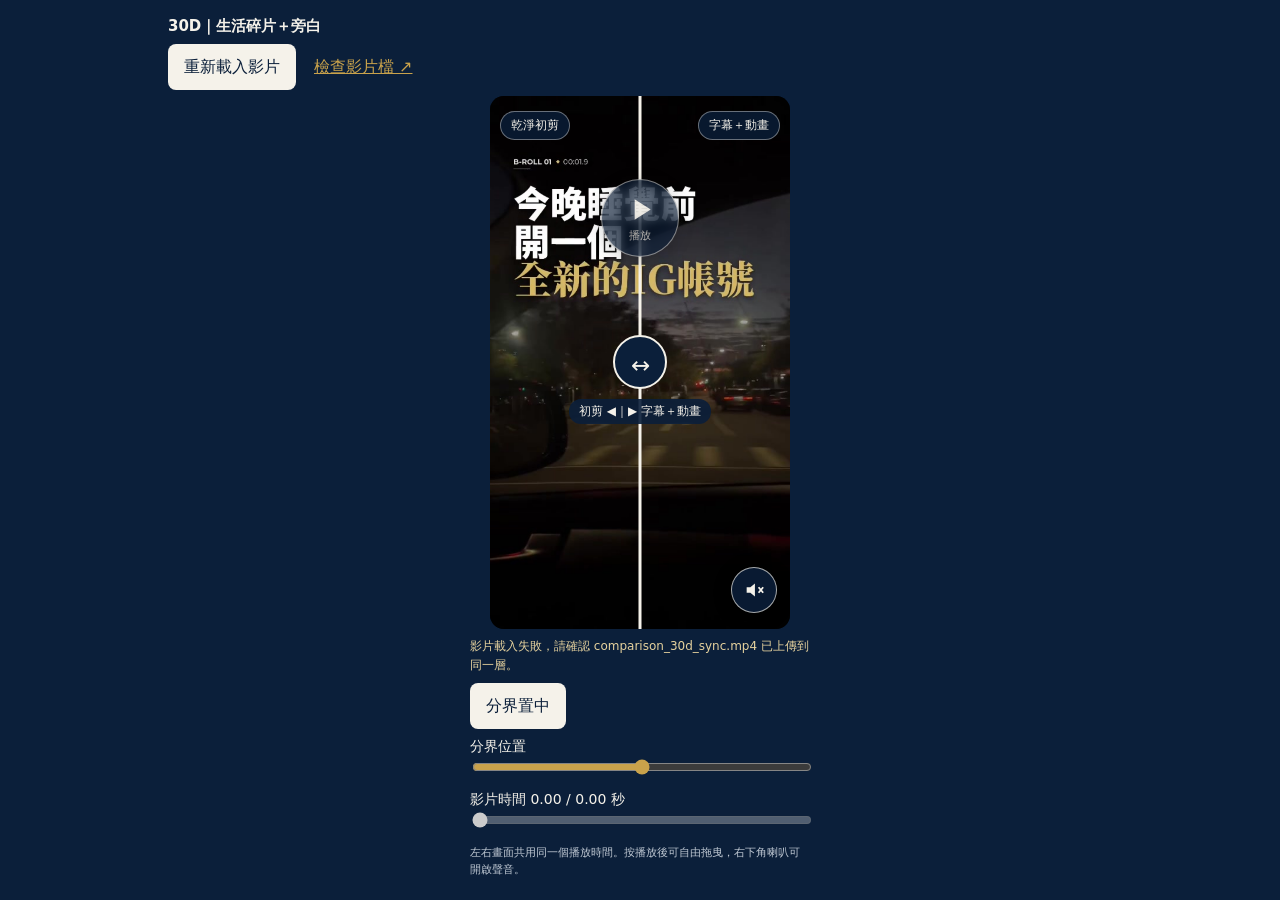
<file: comparison_30d.html>
<!doctype html>
<html lang="zh-Hant" data-video-release="jun-20261020"><head><meta charset="utf-8"><meta name="viewport" content="width=device-width,initial-scale=1"><title>30D｜前後比較</title>
<style>
:root{--navy:#0b1f3a;--paper:#f5f2ea;--gold:#c9a24b;--split:50%}*{box-sizing:border-box}body{margin:0;background:var(--navy);color:var(--paper);font:16px/1.6 system-ui,sans-serif}main{max-width:960px;margin:auto;padding:28px 20px}header{border-top:3px solid var(--gold);padding:20px 0}small{color:#c4cbd4}h1{font-size:30px;margin:6px 0}p{margin:8px 0}.layout{display:grid;grid-template-columns:minmax(250px,420px) 1fr;gap:28px}.stage{position:relative;width:100%;aspect-ratio:9/16;overflow:hidden;background:#030a15;border-radius:14px;touch-action:pan-y;isolation:isolate}.stage video{position:absolute;inset:0;width:100%;height:100%;object-fit:contain;pointer-events:none}.stage #before{z-index:2;clip-path:inset(0 calc(100% - var(--split)) 0 0)}.badge{position:absolute;top:15px;z-index:3;padding:4px 10px;background:#0b1f3acb;border:1px solid #f5f2ea66;border-radius:20px;font-size:12px;pointer-events:none}.raw{left:10px}.done{right:10px}.divider{position:absolute;left:var(--split);top:0;bottom:0;width:3px;transform:translateX(-50%);background:var(--paper);z-index:4;pointer-events:none}.handle{position:absolute;left:var(--split);top:50%;transform:translate(-50%,-50%);width:54px;height:54px;border-radius:50%;border:2px solid var(--paper);background:var(--navy);color:var(--paper);font-size:23px;z-index:5;cursor:ew-resize;touch-action:none}.handle:focus-visible{outline:4px solid var(--gold);outline-offset:4px}.panel{align-self:center}button,.pick{background:var(--paper);color:var(--navy);border:0;border-radius:8px;font:inherit;padding:10px 16px;cursor:pointer;display:inline-block}button:disabled{opacity:.4;cursor:default}.row{display:flex;gap:8px;flex-wrap:wrap;margin:12px 0}.pick{background:#203958;color:var(--paper);font-size:14px}.pick input{display:block;max-width:240px;font-size:12px;margin-top:6px}input[type=range]{width:100%;accent-color:var(--gold)}label{display:block;margin-top:18px;font-size:14px}#status{min-height:54px;color:#e6d29e;font-size:14px}.note{font-size:13px;color:#bfc8d3}#clock{font-variant-numeric:tabular-nums}details{margin-top:18px}summary{cursor:pointer} @media(max-width:680px){main{padding:16px}.layout{grid-template-columns:1fr}.stage{max-width:380px;margin:auto}.panel{max-width:430px;margin:auto;width:100%}h1{font-size:24px}}
.film-tabs button[aria-pressed="true"]{background:var(--gold)}.film-tabs button[aria-pressed="false"]{background:#203958;color:var(--paper)}.stage{width:min(100%,43.875vh);max-height:none;aspect-ratio:9/16;margin-inline:auto}.note{line-height:1.6}header,details,.pick{display:none!important}main{padding:8px!important}.layout{display:block!important}.stage{max-width:300px!important;margin:auto}.panel{max-width:340px;margin:auto}#filmTitle{font-size:15px!important;margin:6px 0!important}.film-tabs{margin:4px 0!important}.film-tabs button{font-size:12px;padding:8px}.panel .note{font-size:11px}#status{min-height:0;font-size:12px}label{margin-top:5px}.row{margin:6px 0}#subtitle{display:none} .video-play,.video-sound{position:absolute;z-index:8;border:1px solid #f5f2eaaa;background:#0b1f3add;color:#f5f2ea;display:flex;align-items:center;justify-content:center;box-shadow:0 3px 18px #0004;backdrop-filter:blur(5px);touch-action:manipulation}.video-play{left:50%;top:23%;transform:translate(-50%,-50%);width:78px;height:78px;border-radius:50%;flex-direction:column;gap:0;padding:10px;font-size:11px}.video-play svg{width:35px;height:35px}.video-sound{right:13px;bottom:16px;width:46px;height:46px;border-radius:50%;padding:11px}.video-sound svg{width:24px;height:24px}.video-play:focus-visible,.video-sound:focus-visible{outline:3px solid var(--gold);outline-offset:3px}.stage.is-playing .video-play{width:46px;height:46px;top:21%;opacity:.75}.stage.is-playing .video-play svg{width:24px;height:24px}.stage.is-playing .video-play span{display:none}.video-play:disabled{opacity:.7;cursor:wait}.video-sound[aria-pressed="true"]{border-color:var(--gold);color:var(--gold)} #stage #after{opacity:0;pointer-events:none}#comparisonCanvas{position:absolute;inset:0;width:100%;height:100%;z-index:2;pointer-events:none;object-fit:contain}  .film-tabs[hidden]{display:none!important} </style></head><body><main><header><small>LIFE EDIT STUDIO / REVIEW</small><h1>看見剪輯前後的差別</h1><p id="subtitle">拖動中間的圓鈕，同一時間比較兩邊畫面。</p></header>
<div class="row film-tabs" hidden><button id="film1" aria-pressed="true">AI 剪輯示範</button><button id="film2" hidden aria-pressed="false">第二支影片</button></div><h2 id="filmTitle" style="font-size:20px;margin:10px 0 18px"></h2><div class="row"><button id="retry" type="button">重新載入影片</button><a id="direct" target="_blank" rel="noopener" style="color:#c9a24b;padding:10px">直接開啟成片 ↗</a></div><div class="layout"><div class="stage" id="stage"><video id="after" playsinline webkit-playsinline preload="metadata" muted></video><canvas id="comparisonCanvas" width="720" height="1280" aria-label="同一時間的乾淨初剪與動畫成片對比"></canvas><span class="badge raw">乾淨初剪</span><span class="badge done">字幕＋動畫</span><button id="play" class="video-play" type="button" aria-label="播放比較影片" disabled><svg viewBox="0 0 24 24" aria-hidden="true"><path d="M8 5v14l11-7z" fill="currentColor"/></svg><span>播放</span></button><button id="sound" class="video-sound" type="button" aria-label="開啟成片聲音" aria-pressed="false" title="開啟成片聲音"><svg viewBox="0 0 24 24" aria-hidden="true"><path d="M4 9v6h4l5 4V5L8 9z" fill="currentColor"/><path d="m17 9 5 6m0-6-5 6" fill="none" stroke="currentColor" stroke-width="2"/></svg></button><div class="divider"></div><button id="handle" class="handle" role="slider" aria-label="原片與編輯後的分界" aria-valuemin="0" aria-valuemax="100" aria-valuenow="50"><span aria-hidden="true" style="display:block;position:absolute;top:62px;left:50%;transform:translateX(-50%);white-space:nowrap;font-size:12px;background:#0b1f3ae6;padding:3px 10px;border-radius:12px">初剪 ◀｜▶ 字幕＋動畫</span>↔</button></div>
<div class="panel"><p id="status" role="status" aria-live="polite">選擇兩支相同時間軸的影片，或使用頁面內的示範。</p><div class="row"><button id="reset">分界置中</button></div><label for="split">分界位置</label><input id="split" aria-label="分界位置" type="range" min="0" max="100" value="50"><label for="seek">影片時間 <span id="clock">0.00 / 0.00 秒</span></label><input id="seek" aria-label="影片時間" type="range" min="0" max="1" step="0.01" value="0" disabled>
<p class="note">左右畫面共用同一個播放時間。按播放後可自由拖曳，右下角喇叭可開啟聲音。</p><p class="note"></p></div></div></main>
<script>
const $=id=>document.getElementById(id),after=$('after'),stage=$('stage'),canvas=$('comparisonCanvas'),ctx=canvas.getContext('2d');
const FILMS=[{"name":"30D｜生活碎片＋旁白","source":"comparison_30d_sync.mp4","afterPoster":"comparison_30d_poster.jpg"}];
const state={playing:false,drag:false,ready:false,index:0,split:50,poster:null};
function playbackUI(){stage.classList.toggle('is-playing',state.playing);$('play').innerHTML=(state.playing?"<svg viewBox=\"0 0 24 24\" aria-hidden=\"true\"><path d=\"M7 5h4v14H7zm6 0h4v14h-4z\" fill=\"currentColor\"/></svg>":"<svg viewBox=\"0 0 24 24\" aria-hidden=\"true\"><path d=\"M8 5v14l11-7z\" fill=\"currentColor\"/></svg>")+'<span>'+(state.playing?'暫停':'播放')+'</span>';$('play').setAttribute('aria-label',state.playing?'暫停比較影片':'播放比較影片');}
function soundUI(){const on=!after.muted;$('sound').innerHTML=on?"<svg viewBox=\"0 0 24 24\" aria-hidden=\"true\"><path d=\"M3 9v6h4l5 4V5L7 9z\" fill=\"currentColor\"/><path d=\"M16 8q4 4 0 8m3-11q7 7 0 14\" fill=\"none\" stroke=\"currentColor\" stroke-width=\"2\"/></svg>":"<svg viewBox=\"0 0 24 24\" aria-hidden=\"true\"><path d=\"M4 9v6h4l5 4V5L8 9z\" fill=\"currentColor\"/><path d=\"m17 9 5 6m0-6-5 6\" fill=\"none\" stroke=\"currentColor\" stroke-width=\"2\"/></svg>";$('sound').setAttribute('aria-pressed',String(on));$('sound').setAttribute('aria-label',on?'關閉成片聲音':'開啟成片聲音');$('sound').title=on?'關閉成片聲音':'開啟成片聲音';}

function say(s){$('status').textContent=s;}
function draw(){
 const W=canvas.width,H=canvas.height,x=Math.round(W*state.split/100);
 if(after.readyState>=2&&after.videoWidth>0){
  const half=after.videoWidth/2,sh=after.videoHeight;
  if(x>0)ctx.drawImage(after,0,0,half*x/W,sh,0,0,x,H);
  if(x<W)ctx.drawImage(after,half+half*x/W,0,half*(W-x)/W,sh,x,0,W-x,H);
 }else if(state.poster&&state.poster.complete){ctx.drawImage(state.poster,0,0,W,H);}
}
function clock(){const d=Number.isFinite(after.duration)?after.duration:36.33;$('clock').textContent=after.currentTime.toFixed(2)+' / '+d.toFixed(2)+' 秒';if(!$('seek').matches(':active'))$('seek').value=after.currentTime;}
function tick(){draw();if(state.playing)clock();requestAnimationFrame(tick);}requestAnimationFrame(tick);
function split(v){state.split=Math.max(0,Math.min(100,Number(v)));stage.style.setProperty('--split',state.split+'%');$('split').value=state.split;$('handle').setAttribute('aria-valuenow',String(Math.round(state.split)));draw();}
function pause(){after.pause();state.playing=false;playbackUI();}
async function play(){
 if(!state.ready)return;
 if(state.playing){pause();return;}
 if(after.ended||after.currentTime>=after.duration-.06)after.currentTime=0;
 try{await after.play();state.playing=true;playbackUI();say('左右拖曳中間圓鈕比較。');}catch(e){pause();say('請再按一次播放。');}
}
function chooseFilm(index){
 pause();state.index=index;state.ready=false;$('play').disabled=true;$('seek').disabled=true;
 const f=FILMS[index];$('filmTitle').textContent=f.name;
 $('film1').setAttribute('aria-pressed',String(index===0));$('film2').setAttribute('aria-pressed',String(index===1));
 after.muted=true;after.defaultMuted=true;soundUI();
 state.poster=new Image();state.poster.onload=draw;state.poster.src=f.afterPoster;
 const url=new URL(f.source,location.href);url.searchParams.set('v','jun-20261020');after.src=url.href;after.load();
 $('direct').href=url.href;$('direct').textContent='檢查影片檔 ↗';
 split(50);say('正在載入同步比較影片…');
}
after.addEventListener('loadedmetadata',()=>{state.ready=true;$('play').disabled=false;$('seek').disabled=false;$('seek').max=after.duration;clock();});
after.addEventListener('loadeddata',()=>{state.ready=true;$('play').disabled=false;$('seek').disabled=false;draw();say('按畫面上的播放鍵開始比較，預設靜音。');});
after.addEventListener('canplay',()=>{state.ready=true;$('play').disabled=false;$('seek').disabled=false;draw();});
after.addEventListener('playing',()=>{state.playing=true;playbackUI();});
after.addEventListener('ended',()=>{pause();clock();draw();});
after.addEventListener('seeked',()=>{draw();clock();say(state.playing?'左右拖曳中間圓鈕比較。':'按畫面上的播放鍵開始比較，右下角可切換聲音。');});
after.addEventListener('waiting',()=>say('正在緩衝，左右畫面會一起等待。'));
after.addEventListener('error',()=>{pause();state.ready=false;$('play').disabled=true;say('影片載入失敗，請確認 comparison_30d_sync.mp4 已上傳到同一層。');});
$('play').onclick=play;
$('sound').onclick=()=>{after.muted=!after.muted;after.volume=1;soundUI();};
$('reset').onclick=()=>split(50);$('split').oninput=e=>split(e.target.value);
$('seek').oninput=e=>{if(state.ready){after.currentTime=Number(e.target.value);clock();}};
function fromPointer(e){const r=stage.getBoundingClientRect();split((e.clientX-r.left)/r.width*100);}
$('handle').onpointerdown=e=>{state.drag=true;e.currentTarget.setPointerCapture(e.pointerId);fromPointer(e);};
$('handle').onpointermove=e=>{if(state.drag)fromPointer(e);};
for(const n of ['pointerup','pointercancel','lostpointercapture'])$('handle').addEventListener(n,()=>state.drag=false);
$('handle').onkeydown=e=>{if(['ArrowLeft','ArrowRight','Home','End'].includes(e.key)){e.preventDefault();split(e.key==='Home'?0:e.key==='End'?100:state.split+(e.key==='ArrowLeft'?-1:1)*(e.shiftKey?10:2));}};
$('retry').onclick=()=>chooseFilm(state.index);$('film1').onclick=()=>chooseFilm(0);$('film2').onclick=()=>chooseFilm(1);
window.addEventListener('pagehide',pause);chooseFilm(0);
</script></body></html>
</file>
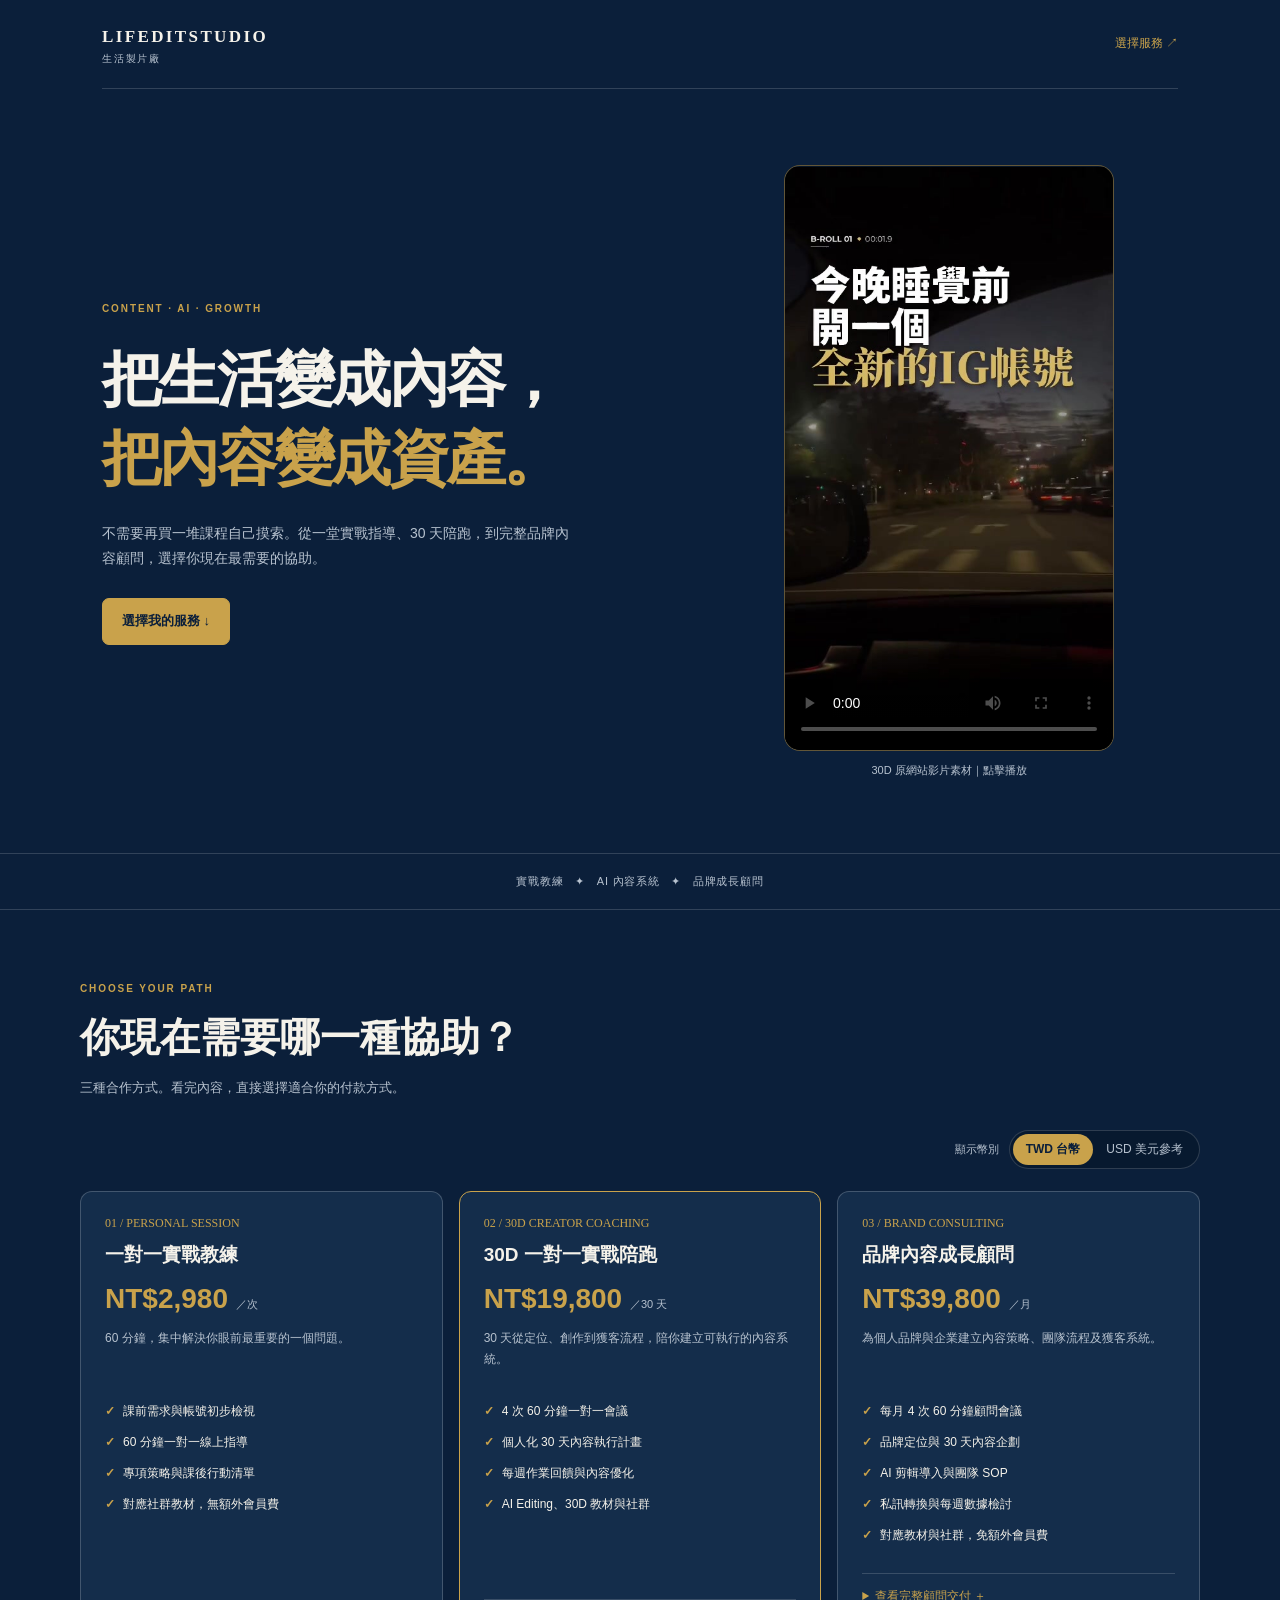
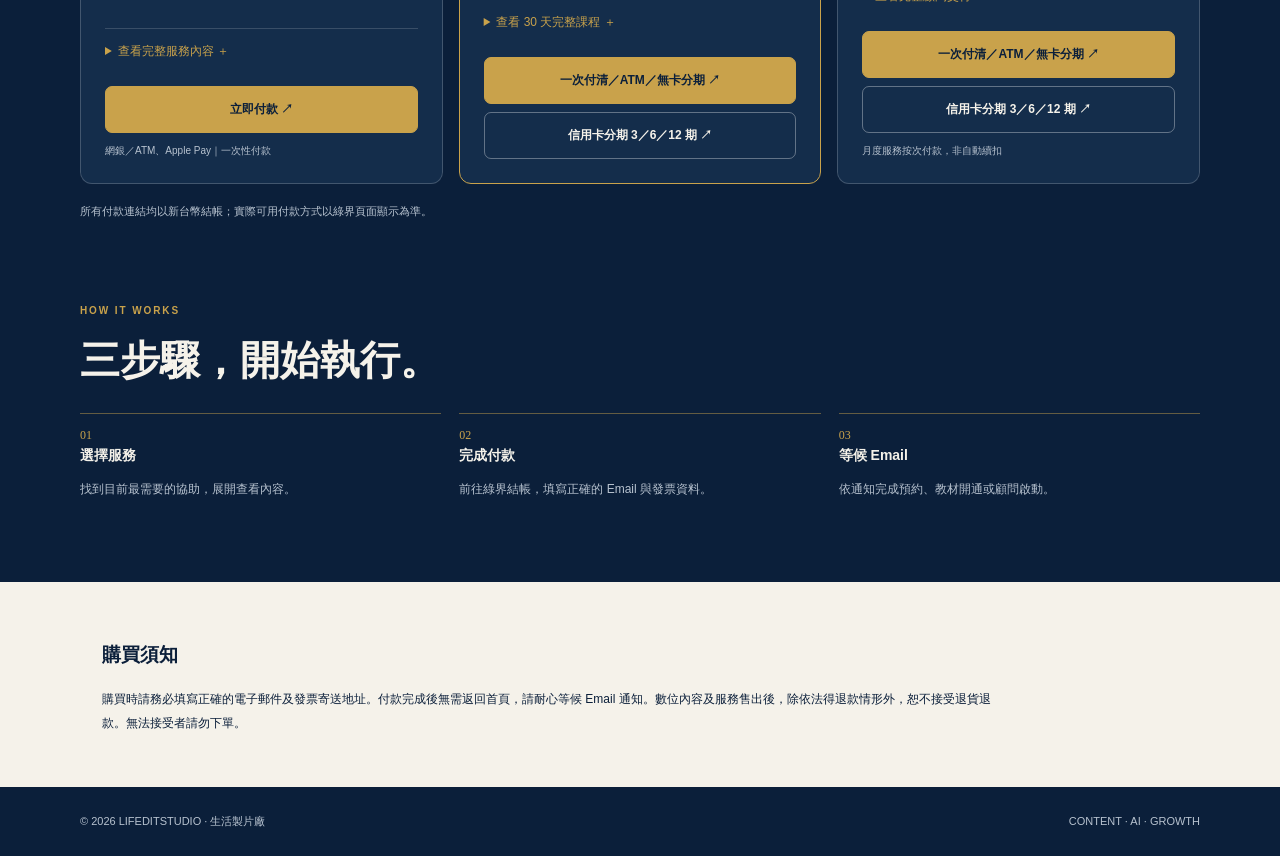
<file: lifeditstudio-services.html>
<!doctype html><html lang="zh-Hant"><head><meta charset="utf-8"><meta name="viewport" content="width=device-width,initial-scale=1"><meta name="theme-color" content="#0b1f3a"><title>Lifeditstudio｜內容成長教練與品牌顧問</title><style>
:root{--navy:#0b1f3a;--navy2:#142d4b;--paper:#f5f2ea;--gold:#c9a24b;--muted:#b7c2cf;--line:#ffffff28}*{box-sizing:border-box}html{scroll-behavior:smooth}body{margin:0;background:var(--navy);color:var(--paper);font-family:-apple-system,BlinkMacSystemFont,"Noto Sans TC","PingFang TC",sans-serif;line-height:1.75}a{color:inherit;text-decoration:none}.wrap{max-width:1120px;margin:auto;padding:0 22px}.top{display:flex;justify-content:space-between;align-items:center;padding:22px 0;border-bottom:1px solid var(--line)}.brand{font-family:Georgia,serif;letter-spacing:.14em;font-size:17px;font-weight:bold}.brand small{display:block;font:10px sans-serif;letter-spacing:.18em;color:var(--muted)}.navlink{font-size:12px;color:var(--gold)}.hero{display:grid;grid-template-columns:1fr .82fr;gap:60px;align-items:center;padding:76px 0 72px}.eyebrow{font-size:10px;color:var(--gold);letter-spacing:.19em;font-weight:700}.hero h1{font-size:clamp(34px,5vw,60px);line-height:1.33;letter-spacing:-.045em;margin:22px 0}.hero h1 em{font-style:normal;color:var(--gold)}.lead{font-size:14px;color:var(--muted);max-width:480px}.hero-actions{margin-top:28px}.btn{display:inline-flex;align-items:center;justify-content:center;gap:10px;min-height:47px;padding:10px 19px;border-radius:7px;background:var(--gold);color:var(--navy);font-weight:750;font-size:13px;border:1px solid var(--gold);cursor:pointer}.btn.secondary{background:transparent;color:var(--paper);border-color:#ffffff55}.video-box{max-width:330px;margin:auto}.video-box video{display:block;width:100%;aspect-ratio:9/16;object-fit:contain;background:#071527;border:1px solid #c9a24b77;border-radius:16px}.vid-caption{font-size:11px;color:var(--muted);margin-top:10px;text-align:center}.strip{border-block:1px solid var(--line);padding:18px 0;color:var(--muted);font-size:11px;letter-spacing:.07em;text-align:center}.section{padding:70px 0}.section h2{font-size:clamp(26px,4vw,40px);line-height:1.4;margin:12px 0 12px}.section .intro{color:var(--muted);font-size:13px;margin:0 0 30px}.currency{display:flex;justify-content:flex-end;align-items:center;gap:10px;font-size:11px;color:var(--muted);margin-bottom:22px}.switch{display:flex;background:#07192f;border:1px solid var(--line);border-radius:100px;padding:3px}.switch button{border:0;background:none;color:var(--muted);border-radius:100px;padding:7px 13px;font-size:12px;cursor:pointer}.switch button.active{background:var(--gold);color:var(--navy);font-weight:700}.cards{display:grid;grid-template-columns:repeat(3,minmax(0,1fr));gap:16px}.card{border:1px solid #ffffff32;background:var(--navy2);padding:24px;border-radius:12px;display:flex;flex-direction:column;gap:10px}.card.featured{border-color:var(--gold)}.number{font:12px Georgia,serif;color:var(--gold)}.card h3{font-size:19px;margin:0;line-height:1.45}.price{font-size:28px;font-weight:800;line-height:1.4;color:var(--gold);white-space:nowrap}.price small{font-size:11px;color:var(--muted);font-weight:400}.desc{font-size:12px;color:var(--muted);min-height:50px}.benefits{padding:0;margin:8px 0 12px;list-style:none;font-size:12px}.benefits li{padding:5px 0;display:flex;gap:8px}.benefits li:before{content:'✓';color:var(--gold);font-weight:700}.card details{border-top:1px solid var(--line);padding-top:12px;margin-top:auto}.card summary{cursor:pointer;color:var(--gold);font-size:12px}.details-copy{font-size:12px;color:#d8dfe6;padding:10px 0}.details-copy p{margin:0 0 9px}.actions{display:grid;gap:8px;margin-top:14px}.actions .btn{width:100%;font-size:12px}.note{font-size:10px;color:var(--muted);line-height:1.6}.steps{display:grid;grid-template-columns:repeat(3,1fr);gap:18px;margin-top:25px}.step{border-top:1px solid #c9a24b77;padding-top:14px}.step strong{display:block;font-size:14px}.step p{font-size:12px;color:var(--muted)}.legal{background:var(--paper);color:var(--navy);padding:40px 0}.legal h2{font-size:19px}.legal p{font-size:12px;line-height:2;max-width:900px}.footer{padding:25px 0;font-size:11px;color:var(--muted);display:flex;justify-content:space-between;gap:20px}.footnote{font-size:11px;color:var(--muted);margin-top:18px} @media(max-width:780px){.hero{grid-template-columns:1fr;gap:30px;padding:44px 0 46px}.hero h1{font-size:37px}.video-box{max-width:255px}.cards{grid-template-columns:1fr}.card{padding:22px}.desc{min-height:0}.steps{grid-template-columns:1fr}.section{padding:50px 0}.footer{display:block}.currency{justify-content:flex-start}.top{padding:16px 0}}
</style><meta name="description" content="Lifeditstudio 三方案：一對一教練、30D Coaching、品牌顧問。"></head><body><div class="wrap"><header class="top"><a class="brand" href="#top">LIFEDITSTUDIO<small>生活製片廠</small></a><a class="navlink" href="#services">選擇服務 ↗</a></header><main id="top"><section class="hero"><div><div class="eyebrow">CONTENT · AI · GROWTH</div><h1>把生活變成內容，<br><em>把內容變成資產。</em></h1><p class="lead">不需要再買一堆課程自己摸索。從一堂實戰指導、30 天陪跑，到完整品牌內容顧問，選擇你現在最需要的協助。</p><div class="hero-actions"><a class="btn" href="#services">選擇我的服務 ↓</a></div></div><div class="video-box"><video controls playsinline preload="metadata" poster="https://realjunchen.github.io/30D/comparison_30d_poster.jpg"><source src="https://realjunchen.github.io/30D/comparison_30d_sync.mp4" type="video/mp4">您的瀏覽器不支援影片播放。</video><div class="vid-caption">30D 原網站影片素材｜點擊播放</div></div></section></main></div><div class="strip">實戰教練　✦　AI 內容系統　✦　品牌成長顧問</div><section id="services" class="section wrap"><div class="eyebrow">CHOOSE YOUR PATH</div><h2>你現在需要哪一種協助？</h2><p class="intro">三種合作方式。看完內容，直接選擇適合你的付款方式。</p><div class="currency"><span>顯示幣別</span><div class="switch"><button id="twd" class="active" type="button">TWD 台幣</button><button id="usd" type="button">USD 美元參考</button></div></div><div class="cards"><article class="card"><div class="number">01 / PERSONAL SESSION</div><h3>一對一實戰教練</h3><div class="price" data-twd="NT$2,980" data-usd="約 US$93">NT$2,980 <small>／次</small></div><div class="desc">60 分鐘，集中解決你眼前最重要的一個問題。</div><ul class="benefits"><li>課前需求與帳號初步檢視</li><li>60 分鐘一對一線上指導</li><li>專項策略與課後行動清單</li><li>對應社群教材，無額外會員費</li></ul><details><summary>查看完整服務內容 ＋</summary><div class="details-copy"><p>可選擇 IG 定位、短影音內容、AI 剪輯應用、數位產品銷售路徑等一個主題。</p><p>付款後填寫需求，依電子郵件通知預約；教材使用期限以訂單確認內容為準。</p></div></details><div class="actions"><a class="btn" href="https://p.ecpay.com.tw/9B0D18A" target="_blank" rel="noopener">立即付款 ↗</a></div><div class="note">網銀／ATM、Apple Pay｜一次性付款</div></article><article class="card featured"><div class="number">02 / 30D CREATOR COACHING</div><h3>30D 一對一實戰陪跑</h3><div class="price" data-twd="NT$19,800" data-usd="約 US$619">NT$19,800 <small>／30 天</small></div><div class="desc">30 天從定位、創作到獲客流程，陪你建立可執行的內容系統。</div><ul class="benefits"><li>4 次 60 分鐘一對一會議</li><li>個人化 30 天內容執行計畫</li><li>每週作業回饋與內容優化</li><li>AI Editing、30D 教材與社群</li></ul><details><summary>查看 30 天完整課程 ＋</summary><div class="details-copy"><p><b>第 1 週｜定位：</b>受眾、內容支柱、帳號方向與發布計畫。</p><p><b>第 2 週｜製作：</b>短影音、輪播、限動與 AI 工作流程。</p><p><b>第 3 週｜轉換：</b>分析互動數據、CTA、私訊與基本銷售路徑。</p><p><b>第 4 週｜優化：</b>復盤有效題材，安排下一輪 30 天行動。</p><p>含對應社群資源，不另收會員費；不保證流量或收入成果。</p></div></details><div class="actions"><a class="btn" href="https://p.ecpay.com.tw/55E1D3F" target="_blank" rel="noopener">一次付清／ATM／無卡分期 ↗</a><a class="btn secondary" href="https://p.ecpay.com.tw/E54782C" target="_blank" rel="noopener">信用卡分期 3／6／12 期 ↗</a></div></article><article class="card"><div class="number">03 / BRAND CONSULTING</div><h3>品牌內容成長顧問</h3><div class="price" data-twd="NT$39,800" data-usd="約 US$1,244">NT$39,800 <small>／月</small></div><div class="desc">為個人品牌與企業建立內容策略、團隊流程及獲客系統。</div><ul class="benefits"><li>每月 4 次 60 分鐘顧問會議</li><li>品牌定位與 30 天內容企劃</li><li>AI 剪輯導入與團隊 SOP</li><li>私訊轉換與每週數據檢討</li><li>對應教材與社群，免額外會員費</li></ul><details><summary>查看完整顧問交付 ＋</summary><div class="details-copy"><p><b>第 1 週：</b>品牌與受眾診斷，訂定優先改善項目。</p><p><b>第 2 週：</b>內容支柱、拍攝 SOP、30 天發布表。</p><p><b>第 3 週：</b>AI 工作流程與私訊／LINE 轉換路徑。</p><p><b>第 4 週：</b>數據檢討、策略調整、下月計畫。</p><p>不含現場拍攝、代操、廣告費及額外第三方軟體費；正式合作範圍以確認內容為準。</p></div></details><div class="actions"><a class="btn" href="https://p.ecpay.com.tw/A22F456" target="_blank" rel="noopener">一次付清／ATM／無卡分期 ↗</a><a class="btn secondary" href="https://p.ecpay.com.tw/EDF0BEE" target="_blank" rel="noopener">信用卡分期 3／6／12 期 ↗</a></div><div class="note">月度服務按次付款，非自動續扣</div></article></div><p class="footnote" id="currency-note">所有付款連結均以新台幣結帳；實際可用付款方式以綠界頁面顯示為準。</p></section><section class="wrap section" style="padding-top:0"><div class="eyebrow">HOW IT WORKS</div><h2>三步驟，開始執行。</h2><div class="steps"><div class="step"><div class="number">01</div><strong>選擇服務</strong><p>找到目前最需要的協助，展開查看內容。</p></div><div class="step"><div class="number">02</div><strong>完成付款</strong><p>前往綠界結帳，填寫正確的 Email 與發票資料。</p></div><div class="step"><div class="number">03</div><strong>等候 Email</strong><p>依通知完成預約、教材開通或顧問啟動。</p></div></div></section><section class="legal"><div class="wrap"><h2>購買須知</h2><p>購買時請務必填寫正確的電子郵件及發票寄送地址。付款完成後無需返回首頁，請耐心等候 Email 通知。數位內容及服務售出後，除依法得退款情形外，恕不接受退貨退款。無法接受者請勿下單。</p></div></section><footer class="footer wrap"><span>© 2026 LIFEDITSTUDIO · 生活製片廠</span><span>CONTENT · AI · GROWTH</span></footer><script>const twd=document.getElementById('twd'),usd=document.getElementById('usd'),note=document.getElementById('currency-note');function setCurrency(mode){twd.classList.toggle('active',mode==='twd');usd.classList.toggle('active',mode==='usd');document.querySelectorAll('.price').forEach(el=>{const unit=el.querySelector('small').outerHTML;el.innerHTML=el.dataset[mode]+ ' '+unit});note.textContent=mode==='usd'?'美元為以 NT$32／US$1 換算的參考值，非美元收款價格；點擊付款仍以綠界顯示的新台幣金額結帳。':'所有付款連結均以新台幣結帳；實際可用付款方式以綠界頁面顯示為準。'}twd.onclick=()=>setCurrency('twd');usd.onclick=()=>setCurrency('usd');</script></body></html>
</file>
